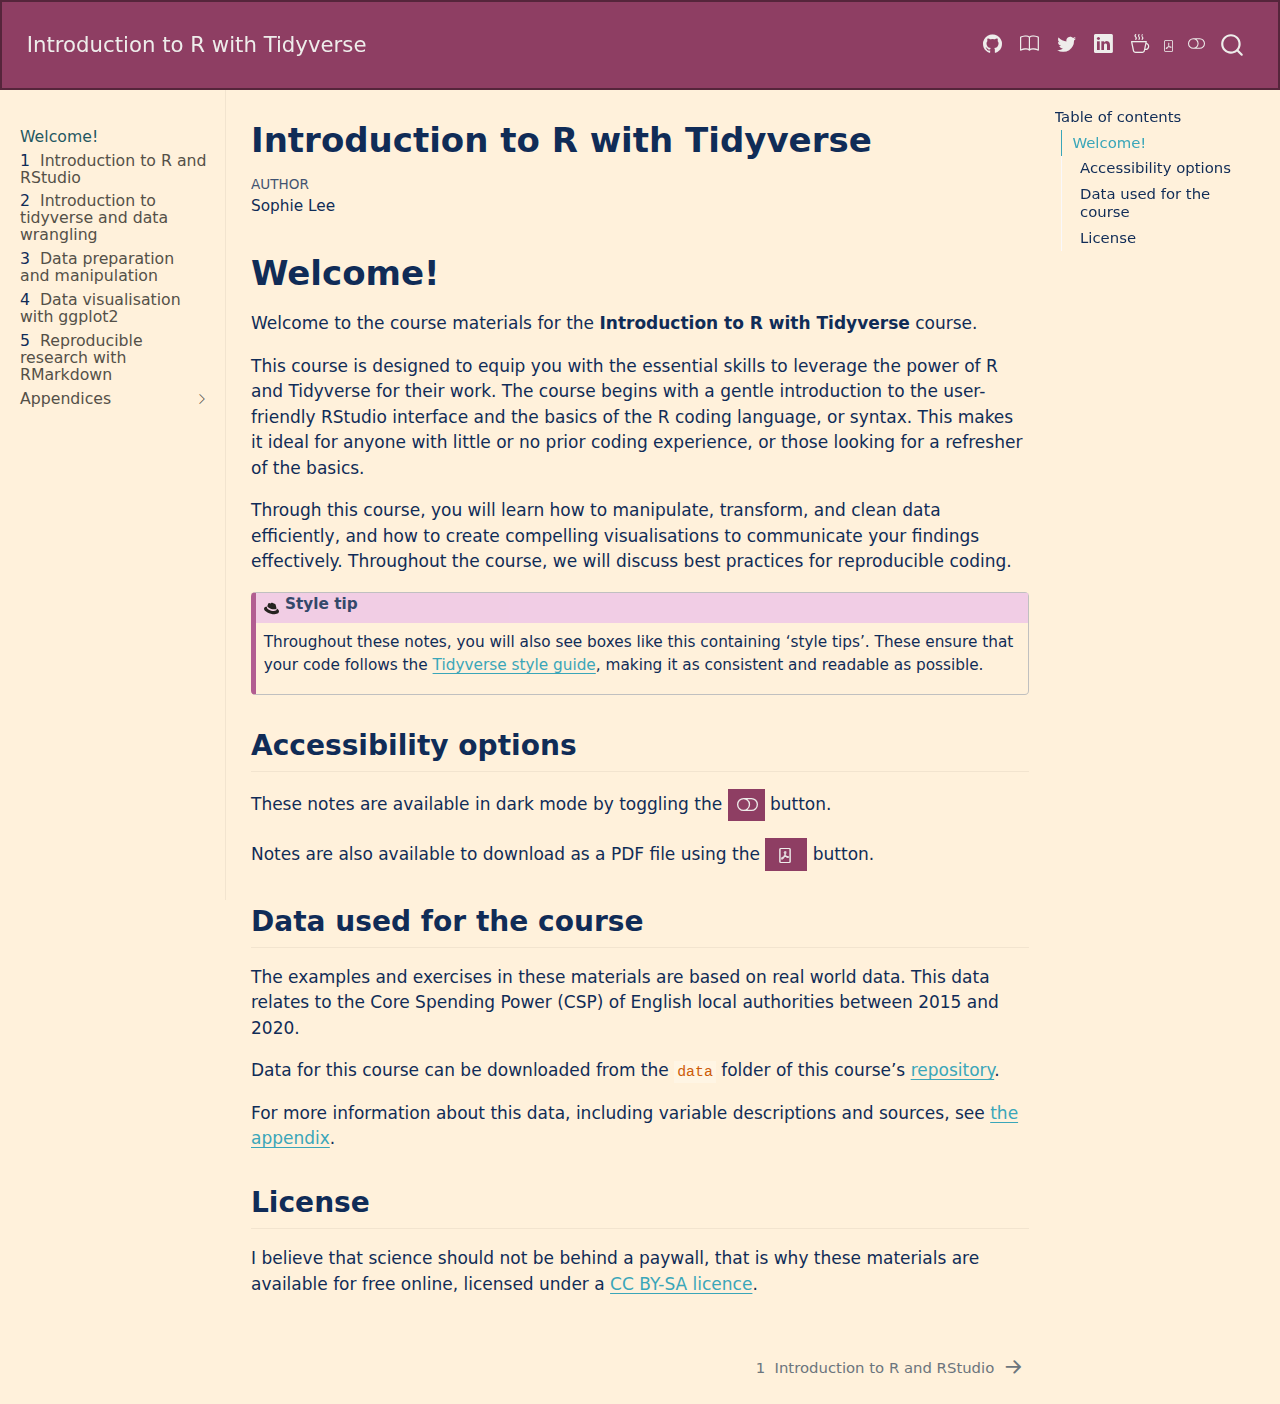
<file: docs/index.html>
<!DOCTYPE html>
<html xmlns="http://www.w3.org/1999/xhtml" lang="en" xml:lang="en"><head>

<meta charset="utf-8">
<meta name="generator" content="quarto-1.4.553">

<meta name="viewport" content="width=device-width, initial-scale=1.0, user-scalable=yes">

<meta name="author" content="Sophie Lee">

<title>Introduction to R with Tidyverse</title>
<style>
code{white-space: pre-wrap;}
span.smallcaps{font-variant: small-caps;}
div.columns{display: flex; gap: min(4vw, 1.5em);}
div.column{flex: auto; overflow-x: auto;}
div.hanging-indent{margin-left: 1.5em; text-indent: -1.5em;}
ul.task-list{list-style: none;}
ul.task-list li input[type="checkbox"] {
  width: 0.8em;
  margin: 0 0.8em 0.2em -1em; /* quarto-specific, see https://github.com/quarto-dev/quarto-cli/issues/4556 */ 
  vertical-align: middle;
}
</style>


<script src="site_libs/quarto-nav/quarto-nav.js"></script>
<script src="site_libs/quarto-nav/headroom.min.js"></script>
<script src="site_libs/clipboard/clipboard.min.js"></script>
<script src="site_libs/quarto-search/autocomplete.umd.js"></script>
<script src="site_libs/quarto-search/fuse.min.js"></script>
<script src="site_libs/quarto-search/quarto-search.js"></script>
<meta name="quarto:offset" content="./">
<link href="./session1_notes.html" rel="next">
<script src="site_libs/quarto-html/quarto.js"></script>
<script src="site_libs/quarto-html/popper.min.js"></script>
<script src="site_libs/quarto-html/tippy.umd.min.js"></script>
<script src="site_libs/quarto-html/anchor.min.js"></script>
<link href="site_libs/quarto-html/tippy.css" rel="stylesheet">
<link href="site_libs/quarto-html/quarto-syntax-highlighting.css" rel="stylesheet" class="quarto-color-scheme" id="quarto-text-highlighting-styles">
<link href="site_libs/quarto-html/quarto-syntax-highlighting-dark.css" rel="prefetch" class="quarto-color-scheme quarto-color-alternate" id="quarto-text-highlighting-styles">
<script src="site_libs/bootstrap/bootstrap.min.js"></script>
<link href="site_libs/bootstrap/bootstrap-icons.css" rel="stylesheet">
<link href="site_libs/bootstrap/bootstrap.min.css" rel="stylesheet" class="quarto-color-scheme" id="quarto-bootstrap" data-mode="light">
<link href="site_libs/bootstrap/bootstrap-dark.min.css" rel="prefetch" class="quarto-color-scheme quarto-color-alternate" id="quarto-bootstrap" data-mode="dark">
<script id="quarto-search-options" type="application/json">{
  "location": "navbar",
  "copy-button": false,
  "collapse-after": 3,
  "panel-placement": "end",
  "type": "overlay",
  "limit": 50,
  "keyboard-shortcut": [
    "f",
    "/",
    "s"
  ],
  "show-item-context": false,
  "language": {
    "search-no-results-text": "No results",
    "search-matching-documents-text": "matching documents",
    "search-copy-link-title": "Copy link to search",
    "search-hide-matches-text": "Hide additional matches",
    "search-more-match-text": "more match in this document",
    "search-more-matches-text": "more matches in this document",
    "search-clear-button-title": "Clear",
    "search-text-placeholder": "",
    "search-detached-cancel-button-title": "Cancel",
    "search-submit-button-title": "Submit",
    "search-label": "Search"
  }
}</script>


</head>

<body class="nav-sidebar docked nav-fixed">

<div id="quarto-search-results"></div>
  <header id="quarto-header" class="headroom fixed-top">
    <nav class="navbar navbar-expand-lg " data-bs-theme="dark">
      <div class="navbar-container container-fluid">
      <div class="navbar-brand-container mx-auto">
    <a class="navbar-brand" href="./index.html">
    <span class="navbar-title">Introduction to R with Tidyverse</span>
    </a>
  </div>
            <div id="quarto-search" class="" title="Search"></div>
          <button class="navbar-toggler" type="button" data-bs-toggle="collapse" data-bs-target="#navbarCollapse" aria-controls="navbarCollapse" aria-expanded="false" aria-label="Toggle navigation" onclick="if (window.quartoToggleHeadroom) { window.quartoToggleHeadroom(); }">
  <span class="navbar-toggler-icon"></span>
</button>
          <div class="collapse navbar-collapse" id="navbarCollapse">
            <ul class="navbar-nav navbar-nav-scroll ms-auto">
  <li class="nav-item compact">
    <a class="nav-link" href="https://github.com/sophie-a-lee/"> <i class="bi bi-github" role="img" aria-label="Github">
</i> 
<span class="menu-text"></span></a>
  </li>  
  <li class="nav-item compact">
    <a class="nav-link" href="https://scubed.rbind.io/"> <i class="bi bi-book" role="img" aria-label="Website">
</i> 
<span class="menu-text"></span></a>
  </li>  
  <li class="nav-item compact">
    <a class="nav-link" href="https://x.com/SophieStats10"> <i class="bi bi-twitter" role="img" aria-label="Twitter">
</i> 
<span class="menu-text"></span></a>
  </li>  
  <li class="nav-item compact">
    <a class="nav-link" href="https://www.linkedin.com/in/sophie-a-lee/"> <i class="bi bi-linkedin" role="img" aria-label="LinkedIn">
</i> 
<span class="menu-text"></span></a>
  </li>  
  <li class="nav-item compact">
    <a class="nav-link" href="https://buymeacoffee.com/sophie_a_lee"> <i class="bi bi-cup-hot" role="img" aria-label="Buy me a coffee">
</i> 
<span class="menu-text"></span></a>
  </li>  
</ul>
          </div> <!-- /navcollapse -->
          <div class="quarto-navbar-tools">
    <a href="./Introduction-to-R-with-Tidyverse.pdf" title="Download PDF" class="quarto-navigation-tool px-1" aria-label="Download PDF"><i class="bi bi-file-pdf"></i></a>
  <a href="" class="quarto-color-scheme-toggle quarto-navigation-tool  px-1" onclick="window.quartoToggleColorScheme(); return false;" title="Toggle dark mode"><i class="bi"></i></a>
</div>
      </div> <!-- /container-fluid -->
    </nav>
  <nav class="quarto-secondary-nav">
    <div class="container-fluid d-flex">
      <button type="button" class="quarto-btn-toggle btn" data-bs-toggle="collapse" data-bs-target=".quarto-sidebar-collapse-item" aria-controls="quarto-sidebar" aria-expanded="false" aria-label="Toggle sidebar navigation" onclick="if (window.quartoToggleHeadroom) { window.quartoToggleHeadroom(); }">
        <i class="bi bi-layout-text-sidebar-reverse"></i>
      </button>
        <nav class="quarto-page-breadcrumbs" aria-label="breadcrumb"><ol class="breadcrumb"><li class="breadcrumb-item"><a href="./index.html">Welcome!</a></li></ol></nav>
        <a class="flex-grow-1" role="button" data-bs-toggle="collapse" data-bs-target=".quarto-sidebar-collapse-item" aria-controls="quarto-sidebar" aria-expanded="false" aria-label="Toggle sidebar navigation" onclick="if (window.quartoToggleHeadroom) { window.quartoToggleHeadroom(); }">      
        </a>
    </div>
  </nav>
</header>
<!-- content -->
<div id="quarto-content" class="quarto-container page-columns page-rows-contents page-layout-article page-navbar">
<!-- sidebar -->
  <nav id="quarto-sidebar" class="sidebar collapse collapse-horizontal quarto-sidebar-collapse-item sidebar-navigation docked overflow-auto">
    <div class="sidebar-menu-container"> 
    <ul class="list-unstyled mt-1">
        <li class="sidebar-item">
  <div class="sidebar-item-container"> 
  <a href="./index.html" class="sidebar-item-text sidebar-link active">
 <span class="menu-text">Welcome!</span></a>
  </div>
</li>
        <li class="sidebar-item">
  <div class="sidebar-item-container"> 
  <a href="./session1_notes.html" class="sidebar-item-text sidebar-link">
 <span class="menu-text"><span class="chapter-number">1</span>&nbsp; <span class="chapter-title">Introduction to R and RStudio</span></span></a>
  </div>
</li>
        <li class="sidebar-item">
  <div class="sidebar-item-container"> 
  <a href="./session2_notes.html" class="sidebar-item-text sidebar-link">
 <span class="menu-text"><span class="chapter-number">2</span>&nbsp; <span class="chapter-title">Introduction to tidyverse and data wrangling</span></span></a>
  </div>
</li>
        <li class="sidebar-item">
  <div class="sidebar-item-container"> 
  <a href="./session3_notes.html" class="sidebar-item-text sidebar-link">
 <span class="menu-text"><span class="chapter-number">3</span>&nbsp; <span class="chapter-title">Data preparation and manipulation</span></span></a>
  </div>
</li>
        <li class="sidebar-item">
  <div class="sidebar-item-container"> 
  <a href="./session4_notes.html" class="sidebar-item-text sidebar-link">
 <span class="menu-text"><span class="chapter-number">4</span>&nbsp; <span class="chapter-title">Data visualisation with ggplot2</span></span></a>
  </div>
</li>
        <li class="sidebar-item">
  <div class="sidebar-item-container"> 
  <a href="./session5_notes.html" class="sidebar-item-text sidebar-link">
 <span class="menu-text"><span class="chapter-number">5</span>&nbsp; <span class="chapter-title">Reproducible research with RMarkdown</span></span></a>
  </div>
</li>
        <li class="sidebar-item sidebar-item-section">
      <div class="sidebar-item-container"> 
            <a class="sidebar-item-text sidebar-link text-start collapsed" data-bs-toggle="collapse" data-bs-target="#quarto-sidebar-section-1" aria-expanded="false">
 <span class="menu-text">Appendices</span></a>
          <a class="sidebar-item-toggle text-start collapsed" data-bs-toggle="collapse" data-bs-target="#quarto-sidebar-section-1" aria-expanded="false" aria-label="Toggle section">
            <i class="bi bi-chevron-right ms-2"></i>
          </a> 
      </div>
      <ul id="quarto-sidebar-section-1" class="collapse list-unstyled sidebar-section depth1 ">  
          <li class="sidebar-item">
  <div class="sidebar-item-container"> 
  <a href="./data_description.html" class="sidebar-item-text sidebar-link">
 <span class="menu-text">Data description</span></a>
  </div>
</li>
          <li class="sidebar-item">
  <div class="sidebar-item-container"> 
  <a href="./exercise_solutions.html" class="sidebar-item-text sidebar-link">
 <span class="menu-text">Exercise solutions</span></a>
  </div>
</li>
      </ul>
  </li>
    </ul>
    </div>
</nav>
<div id="quarto-sidebar-glass" class="quarto-sidebar-collapse-item" data-bs-toggle="collapse" data-bs-target=".quarto-sidebar-collapse-item"></div>
<!-- margin-sidebar -->
    <div id="quarto-margin-sidebar" class="sidebar margin-sidebar">
        <nav id="TOC" role="doc-toc" class="toc-active">
    <h2 id="toc-title">Table of contents</h2>
   
  <ul>
  <li><a href="#welcome" id="toc-welcome" class="nav-link active" data-scroll-target="#welcome">Welcome!</a>
  <ul class="collapse">
  <li><a href="#accessibility-options" id="toc-accessibility-options" class="nav-link" data-scroll-target="#accessibility-options">Accessibility options</a></li>
  <li><a href="#data-used-for-the-course" id="toc-data-used-for-the-course" class="nav-link" data-scroll-target="#data-used-for-the-course">Data used for the course</a></li>
  <li><a href="#license" id="toc-license" class="nav-link" data-scroll-target="#license">License</a></li>
  </ul></li>
  </ul>
</nav>
    </div>
<!-- main -->
<main class="content" id="quarto-document-content">

<header id="title-block-header" class="quarto-title-block default">
<div class="quarto-title">
<h1 class="title">Introduction to R with Tidyverse</h1>
</div>



<div class="quarto-title-meta">

    <div>
    <div class="quarto-title-meta-heading">Author</div>
    <div class="quarto-title-meta-contents">
             <p>Sophie Lee </p>
          </div>
  </div>
    
  
    
  </div>
  


</header>


<section id="welcome" class="level1 unnumbered">
<h1 class="unnumbered">Welcome!</h1>
<p>Welcome to the course materials for the <strong>Introduction to R with Tidyverse</strong> course.</p>
<p>This course is designed to equip you with the essential skills to leverage the power of R and Tidyverse for their work. The course begins with a gentle introduction to the user-friendly RStudio interface and the basics of the R coding language, or syntax. This makes it ideal for anyone with little or no prior coding experience, or those looking for a refresher of the basics.</p>
<p>Through this course, you will learn how to manipulate, transform, and clean data efficiently, and how to create compelling visualisations to communicate your findings effectively. Throughout the course, we will discuss best practices for reproducible coding.</p>
<div class="stylebox">
<div class="stylebox-header">
<div class="stylebox-icon">

</div>
<p>Style tip</p>
</div>
<div class="stylebox-body">
<p>Throughout these notes, you will also see boxes like this containing ‘style tips’. These ensure that your code follows the <a href="https://style.tidyverse.org/">Tidyverse style guide</a>, making it as consistent and readable as possible.</p>
</div>
</div>
<section id="accessibility-options" class="level2">
<h2 class="anchored" data-anchor-id="accessibility-options">Accessibility options</h2>
<p>These notes are available in dark mode by toggling the <img src="images/dark_mode.png" class="img-fluid"> button.</p>
<p>Notes are also available to download as a PDF file using the <img src="images/pdf.png" class="img-fluid"> button.</p>
</section>
<section id="data-used-for-the-course" class="level2">
<h2 class="anchored" data-anchor-id="data-used-for-the-course">Data used for the course</h2>
<p>The examples and exercises in these materials are based on real world data. This data relates to the Core Spending Power (CSP) of English local authorities between 2015 and 2020.</p>
<p>Data for this course can be downloaded from the <code>data</code> folder of this course’s <a href="https://github.com/sophie-a-lee/Introduction_R_Tidyverse_course">repository</a>.</p>
<p>For more information about this data, including variable descriptions and sources, see <a href="./data_description.html">the appendix</a>.</p>
</section>
<section id="license" class="level2">
<h2 class="anchored" data-anchor-id="license">License</h2>
<p>I believe that science should not be behind a paywall, that is why these materials are available for free online, licensed under a <a href="https://creativecommons.org/licenses/by-sa/4.0/">CC BY-SA licence</a>.</p>


</section>
</section>

</main> <!-- /main -->
<script id="quarto-html-after-body" type="application/javascript">
window.document.addEventListener("DOMContentLoaded", function (event) {
  const toggleBodyColorMode = (bsSheetEl) => {
    const mode = bsSheetEl.getAttribute("data-mode");
    const bodyEl = window.document.querySelector("body");
    if (mode === "dark") {
      bodyEl.classList.add("quarto-dark");
      bodyEl.classList.remove("quarto-light");
    } else {
      bodyEl.classList.add("quarto-light");
      bodyEl.classList.remove("quarto-dark");
    }
  }
  const toggleBodyColorPrimary = () => {
    const bsSheetEl = window.document.querySelector("link#quarto-bootstrap");
    if (bsSheetEl) {
      toggleBodyColorMode(bsSheetEl);
    }
  }
  toggleBodyColorPrimary();  
  const disableStylesheet = (stylesheets) => {
    for (let i=0; i < stylesheets.length; i++) {
      const stylesheet = stylesheets[i];
      stylesheet.rel = 'prefetch';
    }
  }
  const enableStylesheet = (stylesheets) => {
    for (let i=0; i < stylesheets.length; i++) {
      const stylesheet = stylesheets[i];
      stylesheet.rel = 'stylesheet';
    }
  }
  const manageTransitions = (selector, allowTransitions) => {
    const els = window.document.querySelectorAll(selector);
    for (let i=0; i < els.length; i++) {
      const el = els[i];
      if (allowTransitions) {
        el.classList.remove('notransition');
      } else {
        el.classList.add('notransition');
      }
    }
  }
  const toggleGiscusIfUsed = (isAlternate, darkModeDefault) => {
    const baseTheme = document.querySelector('#giscus-base-theme')?.value ?? 'light';
    const alternateTheme = document.querySelector('#giscus-alt-theme')?.value ?? 'dark';
    let newTheme = '';
    if(darkModeDefault) {
      newTheme = isAlternate ? baseTheme : alternateTheme;
    } else {
      newTheme = isAlternate ? alternateTheme : baseTheme;
    }
    const changeGiscusTheme = () => {
      // From: https://github.com/giscus/giscus/issues/336
      const sendMessage = (message) => {
        const iframe = document.querySelector('iframe.giscus-frame');
        if (!iframe) return;
        iframe.contentWindow.postMessage({ giscus: message }, 'https://giscus.app');
      }
      sendMessage({
        setConfig: {
          theme: newTheme
        }
      });
    }
    const isGiscussLoaded = window.document.querySelector('iframe.giscus-frame') !== null;
    if (isGiscussLoaded) {
      changeGiscusTheme();
    }
  }
  const toggleColorMode = (alternate) => {
    // Switch the stylesheets
    const alternateStylesheets = window.document.querySelectorAll('link.quarto-color-scheme.quarto-color-alternate');
    manageTransitions('#quarto-margin-sidebar .nav-link', false);
    if (alternate) {
      enableStylesheet(alternateStylesheets);
      for (const sheetNode of alternateStylesheets) {
        if (sheetNode.id === "quarto-bootstrap") {
          toggleBodyColorMode(sheetNode);
        }
      }
    } else {
      disableStylesheet(alternateStylesheets);
      toggleBodyColorPrimary();
    }
    manageTransitions('#quarto-margin-sidebar .nav-link', true);
    // Switch the toggles
    const toggles = window.document.querySelectorAll('.quarto-color-scheme-toggle');
    for (let i=0; i < toggles.length; i++) {
      const toggle = toggles[i];
      if (toggle) {
        if (alternate) {
          toggle.classList.add("alternate");     
        } else {
          toggle.classList.remove("alternate");
        }
      }
    }
    // Hack to workaround the fact that safari doesn't
    // properly recolor the scrollbar when toggling (#1455)
    if (navigator.userAgent.indexOf('Safari') > 0 && navigator.userAgent.indexOf('Chrome') == -1) {
      manageTransitions("body", false);
      window.scrollTo(0, 1);
      setTimeout(() => {
        window.scrollTo(0, 0);
        manageTransitions("body", true);
      }, 40);  
    }
  }
  const isFileUrl = () => { 
    return window.location.protocol === 'file:';
  }
  const hasAlternateSentinel = () => {  
    let styleSentinel = getColorSchemeSentinel();
    if (styleSentinel !== null) {
      return styleSentinel === "alternate";
    } else {
      return false;
    }
  }
  const setStyleSentinel = (alternate) => {
    const value = alternate ? "alternate" : "default";
    if (!isFileUrl()) {
      window.localStorage.setItem("quarto-color-scheme", value);
    } else {
      localAlternateSentinel = value;
    }
  }
  const getColorSchemeSentinel = () => {
    if (!isFileUrl()) {
      const storageValue = window.localStorage.getItem("quarto-color-scheme");
      return storageValue != null ? storageValue : localAlternateSentinel;
    } else {
      return localAlternateSentinel;
    }
  }
  const darkModeDefault = false;
  let localAlternateSentinel = darkModeDefault ? 'alternate' : 'default';
  // Dark / light mode switch
  window.quartoToggleColorScheme = () => {
    // Read the current dark / light value 
    let toAlternate = !hasAlternateSentinel();
    toggleColorMode(toAlternate);
    setStyleSentinel(toAlternate);
    toggleGiscusIfUsed(toAlternate, darkModeDefault);
  };
  // Ensure there is a toggle, if there isn't float one in the top right
  if (window.document.querySelector('.quarto-color-scheme-toggle') === null) {
    const a = window.document.createElement('a');
    a.classList.add('top-right');
    a.classList.add('quarto-color-scheme-toggle');
    a.href = "";
    a.onclick = function() { try { window.quartoToggleColorScheme(); } catch {} return false; };
    const i = window.document.createElement("i");
    i.classList.add('bi');
    a.appendChild(i);
    window.document.body.appendChild(a);
  }
  // Switch to dark mode if need be
  if (hasAlternateSentinel()) {
    toggleColorMode(true);
  } else {
    toggleColorMode(false);
  }
  const icon = "";
  const anchorJS = new window.AnchorJS();
  anchorJS.options = {
    placement: 'right',
    icon: icon
  };
  anchorJS.add('.anchored');
  const isCodeAnnotation = (el) => {
    for (const clz of el.classList) {
      if (clz.startsWith('code-annotation-')) {                     
        return true;
      }
    }
    return false;
  }
  const clipboard = new window.ClipboardJS('.code-copy-button', {
    text: function(trigger) {
      const codeEl = trigger.previousElementSibling.cloneNode(true);
      for (const childEl of codeEl.children) {
        if (isCodeAnnotation(childEl)) {
          childEl.remove();
        }
      }
      return codeEl.innerText;
    }
  });
  clipboard.on('success', function(e) {
    // button target
    const button = e.trigger;
    // don't keep focus
    button.blur();
    // flash "checked"
    button.classList.add('code-copy-button-checked');
    var currentTitle = button.getAttribute("title");
    button.setAttribute("title", "Copied!");
    let tooltip;
    if (window.bootstrap) {
      button.setAttribute("data-bs-toggle", "tooltip");
      button.setAttribute("data-bs-placement", "left");
      button.setAttribute("data-bs-title", "Copied!");
      tooltip = new bootstrap.Tooltip(button, 
        { trigger: "manual", 
          customClass: "code-copy-button-tooltip",
          offset: [0, -8]});
      tooltip.show();    
    }
    setTimeout(function() {
      if (tooltip) {
        tooltip.hide();
        button.removeAttribute("data-bs-title");
        button.removeAttribute("data-bs-toggle");
        button.removeAttribute("data-bs-placement");
      }
      button.setAttribute("title", currentTitle);
      button.classList.remove('code-copy-button-checked');
    }, 1000);
    // clear code selection
    e.clearSelection();
  });
    var localhostRegex = new RegExp(/^(?:http|https):\/\/localhost\:?[0-9]*\//);
    var mailtoRegex = new RegExp(/^mailto:/);
      var filterRegex = new RegExp('/' + window.location.host + '/');
    var isInternal = (href) => {
        return filterRegex.test(href) || localhostRegex.test(href) || mailtoRegex.test(href);
    }
    // Inspect non-navigation links and adorn them if external
 	var links = window.document.querySelectorAll('a[href]:not(.nav-link):not(.navbar-brand):not(.toc-action):not(.sidebar-link):not(.sidebar-item-toggle):not(.pagination-link):not(.no-external):not([aria-hidden]):not(.dropdown-item):not(.quarto-navigation-tool)');
    for (var i=0; i<links.length; i++) {
      const link = links[i];
      if (!isInternal(link.href)) {
        // undo the damage that might have been done by quarto-nav.js in the case of
        // links that we want to consider external
        if (link.dataset.originalHref !== undefined) {
          link.href = link.dataset.originalHref;
        }
      }
    }
  function tippyHover(el, contentFn, onTriggerFn, onUntriggerFn) {
    const config = {
      allowHTML: true,
      maxWidth: 500,
      delay: 100,
      arrow: false,
      appendTo: function(el) {
          return el.parentElement;
      },
      interactive: true,
      interactiveBorder: 10,
      theme: 'quarto',
      placement: 'bottom-start',
    };
    if (contentFn) {
      config.content = contentFn;
    }
    if (onTriggerFn) {
      config.onTrigger = onTriggerFn;
    }
    if (onUntriggerFn) {
      config.onUntrigger = onUntriggerFn;
    }
    window.tippy(el, config); 
  }
  const noterefs = window.document.querySelectorAll('a[role="doc-noteref"]');
  for (var i=0; i<noterefs.length; i++) {
    const ref = noterefs[i];
    tippyHover(ref, function() {
      // use id or data attribute instead here
      let href = ref.getAttribute('data-footnote-href') || ref.getAttribute('href');
      try { href = new URL(href).hash; } catch {}
      const id = href.replace(/^#\/?/, "");
      const note = window.document.getElementById(id);
      if (note) {
        return note.innerHTML;
      } else {
        return "";
      }
    });
  }
  const xrefs = window.document.querySelectorAll('a.quarto-xref');
  const processXRef = (id, note) => {
    // Strip column container classes
    const stripColumnClz = (el) => {
      el.classList.remove("page-full", "page-columns");
      if (el.children) {
        for (const child of el.children) {
          stripColumnClz(child);
        }
      }
    }
    stripColumnClz(note)
    if (id === null || id.startsWith('sec-')) {
      // Special case sections, only their first couple elements
      const container = document.createElement("div");
      if (note.children && note.children.length > 2) {
        container.appendChild(note.children[0].cloneNode(true));
        for (let i = 1; i < note.children.length; i++) {
          const child = note.children[i];
          if (child.tagName === "P" && child.innerText === "") {
            continue;
          } else {
            container.appendChild(child.cloneNode(true));
            break;
          }
        }
        if (window.Quarto?.typesetMath) {
          window.Quarto.typesetMath(container);
        }
        return container.innerHTML
      } else {
        if (window.Quarto?.typesetMath) {
          window.Quarto.typesetMath(note);
        }
        return note.innerHTML;
      }
    } else {
      // Remove any anchor links if they are present
      const anchorLink = note.querySelector('a.anchorjs-link');
      if (anchorLink) {
        anchorLink.remove();
      }
      if (window.Quarto?.typesetMath) {
        window.Quarto.typesetMath(note);
      }
      // TODO in 1.5, we should make sure this works without a callout special case
      if (note.classList.contains("callout")) {
        return note.outerHTML;
      } else {
        return note.innerHTML;
      }
    }
  }
  for (var i=0; i<xrefs.length; i++) {
    const xref = xrefs[i];
    tippyHover(xref, undefined, function(instance) {
      instance.disable();
      let url = xref.getAttribute('href');
      let hash = undefined; 
      if (url.startsWith('#')) {
        hash = url;
      } else {
        try { hash = new URL(url).hash; } catch {}
      }
      if (hash) {
        const id = hash.replace(/^#\/?/, "");
        const note = window.document.getElementById(id);
        if (note !== null) {
          try {
            const html = processXRef(id, note.cloneNode(true));
            instance.setContent(html);
          } finally {
            instance.enable();
            instance.show();
          }
        } else {
          // See if we can fetch this
          fetch(url.split('#')[0])
          .then(res => res.text())
          .then(html => {
            const parser = new DOMParser();
            const htmlDoc = parser.parseFromString(html, "text/html");
            const note = htmlDoc.getElementById(id);
            if (note !== null) {
              const html = processXRef(id, note);
              instance.setContent(html);
            } 
          }).finally(() => {
            instance.enable();
            instance.show();
          });
        }
      } else {
        // See if we can fetch a full url (with no hash to target)
        // This is a special case and we should probably do some content thinning / targeting
        fetch(url)
        .then(res => res.text())
        .then(html => {
          const parser = new DOMParser();
          const htmlDoc = parser.parseFromString(html, "text/html");
          const note = htmlDoc.querySelector('main.content');
          if (note !== null) {
            // This should only happen for chapter cross references
            // (since there is no id in the URL)
            // remove the first header
            if (note.children.length > 0 && note.children[0].tagName === "HEADER") {
              note.children[0].remove();
            }
            const html = processXRef(null, note);
            instance.setContent(html);
          } 
        }).finally(() => {
          instance.enable();
          instance.show();
        });
      }
    }, function(instance) {
    });
  }
      let selectedAnnoteEl;
      const selectorForAnnotation = ( cell, annotation) => {
        let cellAttr = 'data-code-cell="' + cell + '"';
        let lineAttr = 'data-code-annotation="' +  annotation + '"';
        const selector = 'span[' + cellAttr + '][' + lineAttr + ']';
        return selector;
      }
      const selectCodeLines = (annoteEl) => {
        const doc = window.document;
        const targetCell = annoteEl.getAttribute("data-target-cell");
        const targetAnnotation = annoteEl.getAttribute("data-target-annotation");
        const annoteSpan = window.document.querySelector(selectorForAnnotation(targetCell, targetAnnotation));
        const lines = annoteSpan.getAttribute("data-code-lines").split(",");
        const lineIds = lines.map((line) => {
          return targetCell + "-" + line;
        })
        let top = null;
        let height = null;
        let parent = null;
        if (lineIds.length > 0) {
            //compute the position of the single el (top and bottom and make a div)
            const el = window.document.getElementById(lineIds[0]);
            top = el.offsetTop;
            height = el.offsetHeight;
            parent = el.parentElement.parentElement;
          if (lineIds.length > 1) {
            const lastEl = window.document.getElementById(lineIds[lineIds.length - 1]);
            const bottom = lastEl.offsetTop + lastEl.offsetHeight;
            height = bottom - top;
          }
          if (top !== null && height !== null && parent !== null) {
            // cook up a div (if necessary) and position it 
            let div = window.document.getElementById("code-annotation-line-highlight");
            if (div === null) {
              div = window.document.createElement("div");
              div.setAttribute("id", "code-annotation-line-highlight");
              div.style.position = 'absolute';
              parent.appendChild(div);
            }
            div.style.top = top - 2 + "px";
            div.style.height = height + 4 + "px";
            div.style.left = 0;
            let gutterDiv = window.document.getElementById("code-annotation-line-highlight-gutter");
            if (gutterDiv === null) {
              gutterDiv = window.document.createElement("div");
              gutterDiv.setAttribute("id", "code-annotation-line-highlight-gutter");
              gutterDiv.style.position = 'absolute';
              const codeCell = window.document.getElementById(targetCell);
              const gutter = codeCell.querySelector('.code-annotation-gutter');
              gutter.appendChild(gutterDiv);
            }
            gutterDiv.style.top = top - 2 + "px";
            gutterDiv.style.height = height + 4 + "px";
          }
          selectedAnnoteEl = annoteEl;
        }
      };
      const unselectCodeLines = () => {
        const elementsIds = ["code-annotation-line-highlight", "code-annotation-line-highlight-gutter"];
        elementsIds.forEach((elId) => {
          const div = window.document.getElementById(elId);
          if (div) {
            div.remove();
          }
        });
        selectedAnnoteEl = undefined;
      };
        // Handle positioning of the toggle
    window.addEventListener(
      "resize",
      throttle(() => {
        elRect = undefined;
        if (selectedAnnoteEl) {
          selectCodeLines(selectedAnnoteEl);
        }
      }, 10)
    );
    function throttle(fn, ms) {
    let throttle = false;
    let timer;
      return (...args) => {
        if(!throttle) { // first call gets through
            fn.apply(this, args);
            throttle = true;
        } else { // all the others get throttled
            if(timer) clearTimeout(timer); // cancel #2
            timer = setTimeout(() => {
              fn.apply(this, args);
              timer = throttle = false;
            }, ms);
        }
      };
    }
      // Attach click handler to the DT
      const annoteDls = window.document.querySelectorAll('dt[data-target-cell]');
      for (const annoteDlNode of annoteDls) {
        annoteDlNode.addEventListener('click', (event) => {
          const clickedEl = event.target;
          if (clickedEl !== selectedAnnoteEl) {
            unselectCodeLines();
            const activeEl = window.document.querySelector('dt[data-target-cell].code-annotation-active');
            if (activeEl) {
              activeEl.classList.remove('code-annotation-active');
            }
            selectCodeLines(clickedEl);
            clickedEl.classList.add('code-annotation-active');
          } else {
            // Unselect the line
            unselectCodeLines();
            clickedEl.classList.remove('code-annotation-active');
          }
        });
      }
  const findCites = (el) => {
    const parentEl = el.parentElement;
    if (parentEl) {
      const cites = parentEl.dataset.cites;
      if (cites) {
        return {
          el,
          cites: cites.split(' ')
        };
      } else {
        return findCites(el.parentElement)
      }
    } else {
      return undefined;
    }
  };
  var bibliorefs = window.document.querySelectorAll('a[role="doc-biblioref"]');
  for (var i=0; i<bibliorefs.length; i++) {
    const ref = bibliorefs[i];
    const citeInfo = findCites(ref);
    if (citeInfo) {
      tippyHover(citeInfo.el, function() {
        var popup = window.document.createElement('div');
        citeInfo.cites.forEach(function(cite) {
          var citeDiv = window.document.createElement('div');
          citeDiv.classList.add('hanging-indent');
          citeDiv.classList.add('csl-entry');
          var biblioDiv = window.document.getElementById('ref-' + cite);
          if (biblioDiv) {
            citeDiv.innerHTML = biblioDiv.innerHTML;
          }
          popup.appendChild(citeDiv);
        });
        return popup.innerHTML;
      });
    }
  }
});
</script>
<nav class="page-navigation">
  <div class="nav-page nav-page-previous">
  </div>
  <div class="nav-page nav-page-next">
      <a href="./session1_notes.html" class="pagination-link" aria-label="Introduction to R and RStudio">
        <span class="nav-page-text"><span class="chapter-number">1</span>&nbsp; <span class="chapter-title">Introduction to R and RStudio</span></span> <i class="bi bi-arrow-right-short"></i>
      </a>
  </div>
</nav>
</div> <!-- /content -->




</body></html>
</file>
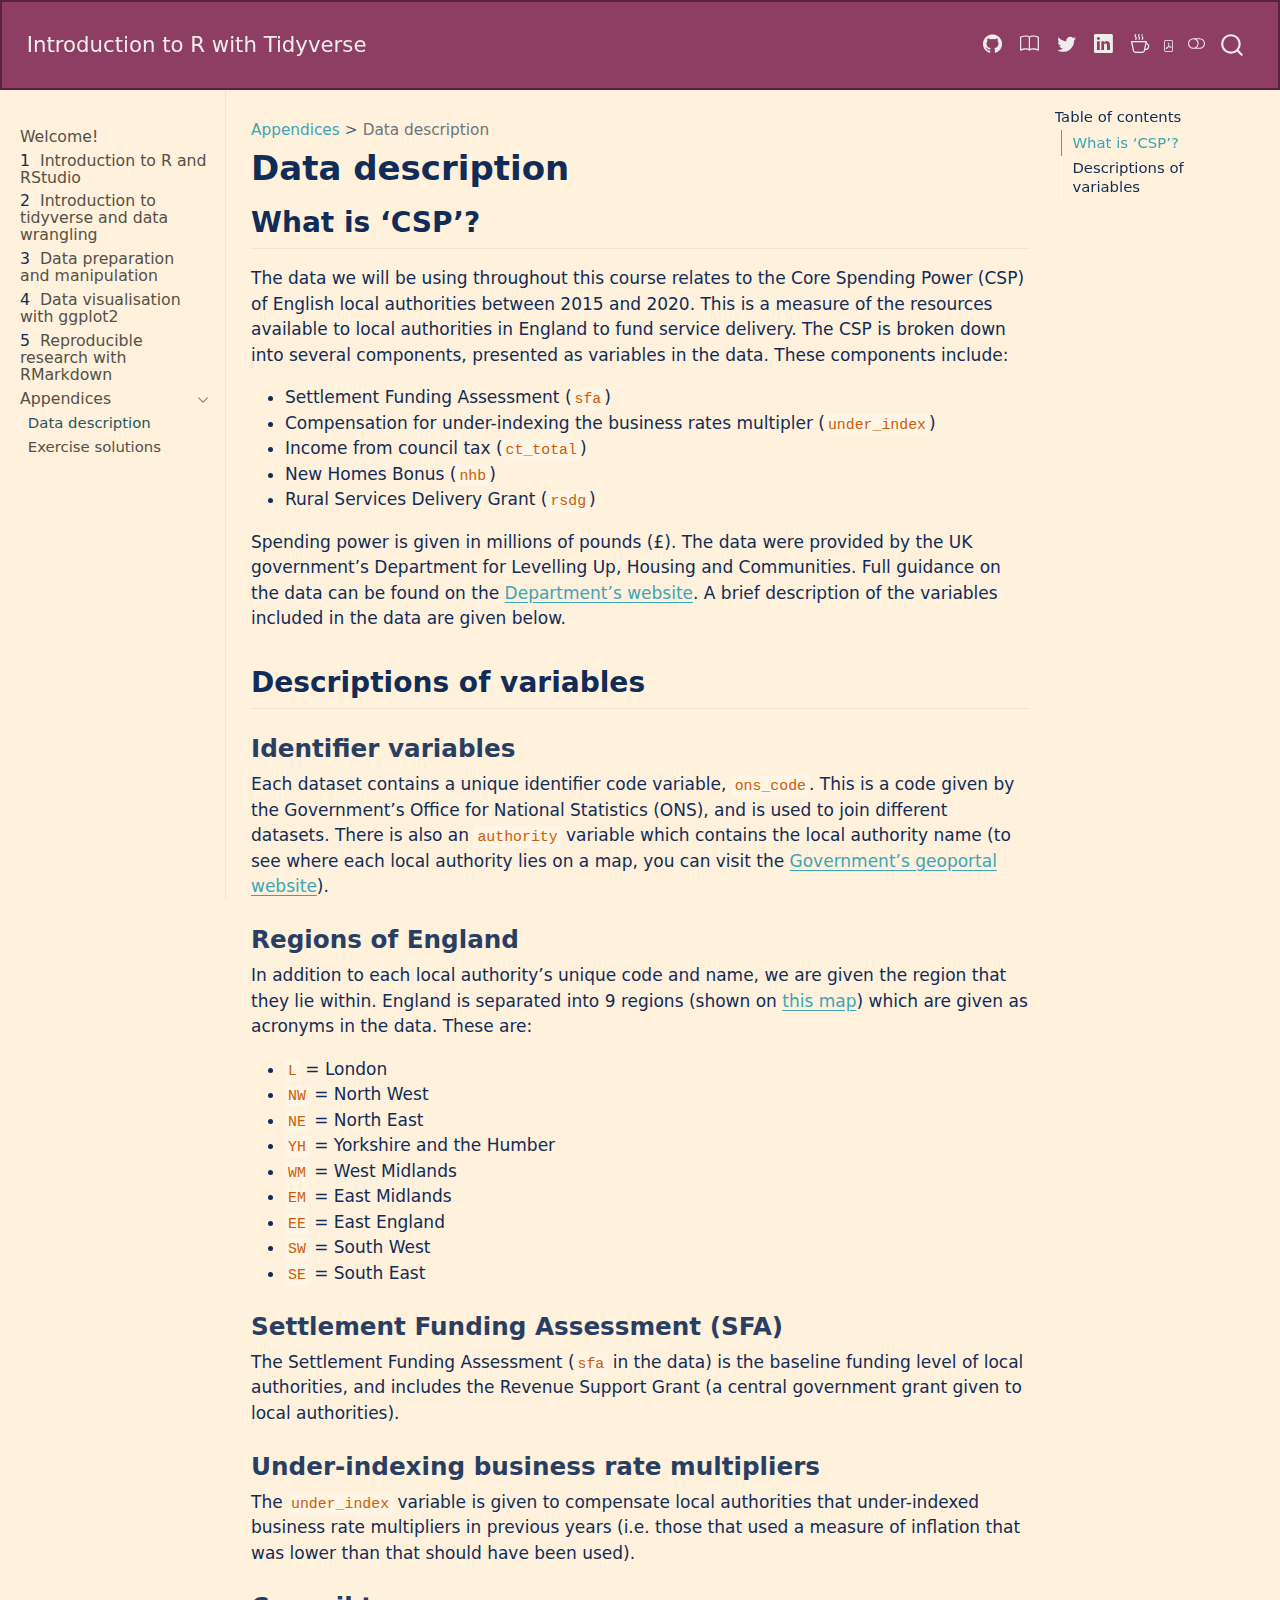
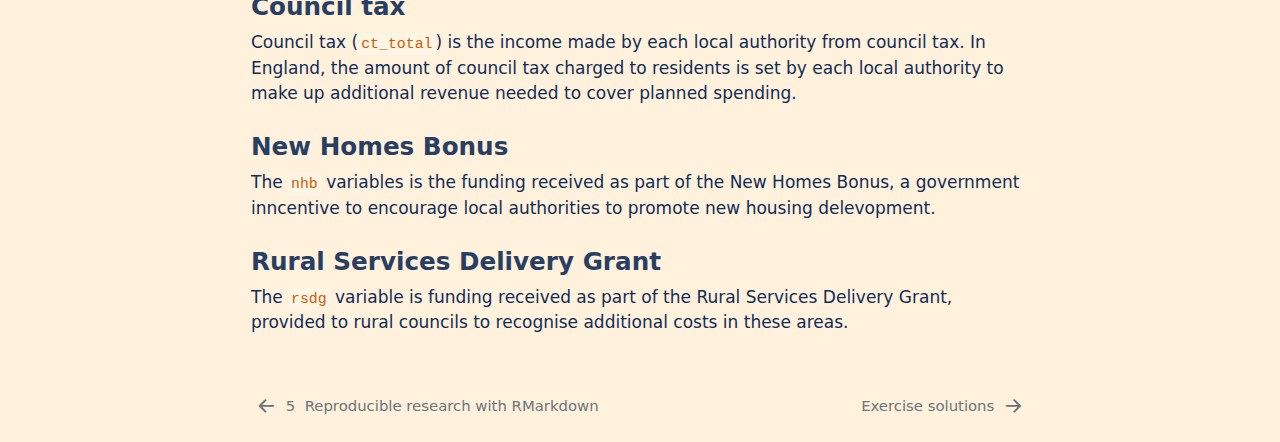
<file: docs/data_description.html>
<!DOCTYPE html>
<html xmlns="http://www.w3.org/1999/xhtml" lang="en" xml:lang="en"><head>

<meta charset="utf-8">
<meta name="generator" content="quarto-1.4.553">

<meta name="viewport" content="width=device-width, initial-scale=1.0, user-scalable=yes">


<title>Introduction to R with Tidyverse - Data description</title>
<style>
code{white-space: pre-wrap;}
span.smallcaps{font-variant: small-caps;}
div.columns{display: flex; gap: min(4vw, 1.5em);}
div.column{flex: auto; overflow-x: auto;}
div.hanging-indent{margin-left: 1.5em; text-indent: -1.5em;}
ul.task-list{list-style: none;}
ul.task-list li input[type="checkbox"] {
  width: 0.8em;
  margin: 0 0.8em 0.2em -1em; /* quarto-specific, see https://github.com/quarto-dev/quarto-cli/issues/4556 */ 
  vertical-align: middle;
}
</style>


<script src="site_libs/quarto-nav/quarto-nav.js"></script>
<script src="site_libs/quarto-nav/headroom.min.js"></script>
<script src="site_libs/clipboard/clipboard.min.js"></script>
<script src="site_libs/quarto-search/autocomplete.umd.js"></script>
<script src="site_libs/quarto-search/fuse.min.js"></script>
<script src="site_libs/quarto-search/quarto-search.js"></script>
<meta name="quarto:offset" content="./">
<link href="./exercise_solutions.html" rel="next">
<link href="./session5_notes.html" rel="prev">
<script src="site_libs/quarto-html/quarto.js"></script>
<script src="site_libs/quarto-html/popper.min.js"></script>
<script src="site_libs/quarto-html/tippy.umd.min.js"></script>
<script src="site_libs/quarto-html/anchor.min.js"></script>
<link href="site_libs/quarto-html/tippy.css" rel="stylesheet">
<link href="site_libs/quarto-html/quarto-syntax-highlighting.css" rel="stylesheet" class="quarto-color-scheme" id="quarto-text-highlighting-styles">
<link href="site_libs/quarto-html/quarto-syntax-highlighting-dark.css" rel="prefetch" class="quarto-color-scheme quarto-color-alternate" id="quarto-text-highlighting-styles">
<script src="site_libs/bootstrap/bootstrap.min.js"></script>
<link href="site_libs/bootstrap/bootstrap-icons.css" rel="stylesheet">
<link href="site_libs/bootstrap/bootstrap.min.css" rel="stylesheet" class="quarto-color-scheme" id="quarto-bootstrap" data-mode="light">
<link href="site_libs/bootstrap/bootstrap-dark.min.css" rel="prefetch" class="quarto-color-scheme quarto-color-alternate" id="quarto-bootstrap" data-mode="dark">
<script id="quarto-search-options" type="application/json">{
  "location": "navbar",
  "copy-button": false,
  "collapse-after": 3,
  "panel-placement": "end",
  "type": "overlay",
  "limit": 50,
  "keyboard-shortcut": [
    "f",
    "/",
    "s"
  ],
  "show-item-context": false,
  "language": {
    "search-no-results-text": "No results",
    "search-matching-documents-text": "matching documents",
    "search-copy-link-title": "Copy link to search",
    "search-hide-matches-text": "Hide additional matches",
    "search-more-match-text": "more match in this document",
    "search-more-matches-text": "more matches in this document",
    "search-clear-button-title": "Clear",
    "search-text-placeholder": "",
    "search-detached-cancel-button-title": "Cancel",
    "search-submit-button-title": "Submit",
    "search-label": "Search"
  }
}</script>


</head>

<body class="nav-sidebar docked nav-fixed">

<div id="quarto-search-results"></div>
  <header id="quarto-header" class="headroom fixed-top">
    <nav class="navbar navbar-expand-lg " data-bs-theme="dark">
      <div class="navbar-container container-fluid">
      <div class="navbar-brand-container mx-auto">
    <a class="navbar-brand" href="./index.html">
    <span class="navbar-title">Introduction to R with Tidyverse</span>
    </a>
  </div>
            <div id="quarto-search" class="" title="Search"></div>
          <button class="navbar-toggler" type="button" data-bs-toggle="collapse" data-bs-target="#navbarCollapse" aria-controls="navbarCollapse" aria-expanded="false" aria-label="Toggle navigation" onclick="if (window.quartoToggleHeadroom) { window.quartoToggleHeadroom(); }">
  <span class="navbar-toggler-icon"></span>
</button>
          <div class="collapse navbar-collapse" id="navbarCollapse">
            <ul class="navbar-nav navbar-nav-scroll ms-auto">
  <li class="nav-item compact">
    <a class="nav-link" href="https://github.com/sophie-a-lee/"> <i class="bi bi-github" role="img" aria-label="Github">
</i> 
<span class="menu-text"></span></a>
  </li>  
  <li class="nav-item compact">
    <a class="nav-link" href="https://scubed.rbind.io/"> <i class="bi bi-book" role="img" aria-label="Website">
</i> 
<span class="menu-text"></span></a>
  </li>  
  <li class="nav-item compact">
    <a class="nav-link" href="https://x.com/SophieStats10"> <i class="bi bi-twitter" role="img" aria-label="Twitter">
</i> 
<span class="menu-text"></span></a>
  </li>  
  <li class="nav-item compact">
    <a class="nav-link" href="https://www.linkedin.com/in/sophie-a-lee/"> <i class="bi bi-linkedin" role="img" aria-label="LinkedIn">
</i> 
<span class="menu-text"></span></a>
  </li>  
  <li class="nav-item compact">
    <a class="nav-link" href="https://buymeacoffee.com/sophie_a_lee"> <i class="bi bi-cup-hot" role="img" aria-label="Buy me a coffee">
</i> 
<span class="menu-text"></span></a>
  </li>  
</ul>
          </div> <!-- /navcollapse -->
          <div class="quarto-navbar-tools">
    <a href="./Introduction-to-R-with-Tidyverse.pdf" title="Download PDF" class="quarto-navigation-tool px-1" aria-label="Download PDF"><i class="bi bi-file-pdf"></i></a>
  <a href="" class="quarto-color-scheme-toggle quarto-navigation-tool  px-1" onclick="window.quartoToggleColorScheme(); return false;" title="Toggle dark mode"><i class="bi"></i></a>
</div>
      </div> <!-- /container-fluid -->
    </nav>
  <nav class="quarto-secondary-nav">
    <div class="container-fluid d-flex">
      <button type="button" class="quarto-btn-toggle btn" data-bs-toggle="collapse" data-bs-target=".quarto-sidebar-collapse-item" aria-controls="quarto-sidebar" aria-expanded="false" aria-label="Toggle sidebar navigation" onclick="if (window.quartoToggleHeadroom) { window.quartoToggleHeadroom(); }">
        <i class="bi bi-layout-text-sidebar-reverse"></i>
      </button>
        <nav class="quarto-page-breadcrumbs" aria-label="breadcrumb"><ol class="breadcrumb"><li class="breadcrumb-item"><a href="./data_description.html">Appendices</a></li><li class="breadcrumb-item"><a href="./data_description.html">Data description</a></li></ol></nav>
        <a class="flex-grow-1" role="button" data-bs-toggle="collapse" data-bs-target=".quarto-sidebar-collapse-item" aria-controls="quarto-sidebar" aria-expanded="false" aria-label="Toggle sidebar navigation" onclick="if (window.quartoToggleHeadroom) { window.quartoToggleHeadroom(); }">      
        </a>
    </div>
  </nav>
</header>
<!-- content -->
<div id="quarto-content" class="quarto-container page-columns page-rows-contents page-layout-article page-navbar">
<!-- sidebar -->
  <nav id="quarto-sidebar" class="sidebar collapse collapse-horizontal quarto-sidebar-collapse-item sidebar-navigation docked overflow-auto">
    <div class="sidebar-menu-container"> 
    <ul class="list-unstyled mt-1">
        <li class="sidebar-item">
  <div class="sidebar-item-container"> 
  <a href="./index.html" class="sidebar-item-text sidebar-link">
 <span class="menu-text">Welcome!</span></a>
  </div>
</li>
        <li class="sidebar-item">
  <div class="sidebar-item-container"> 
  <a href="./session1_notes.html" class="sidebar-item-text sidebar-link">
 <span class="menu-text"><span class="chapter-number">1</span>&nbsp; <span class="chapter-title">Introduction to R and RStudio</span></span></a>
  </div>
</li>
        <li class="sidebar-item">
  <div class="sidebar-item-container"> 
  <a href="./session2_notes.html" class="sidebar-item-text sidebar-link">
 <span class="menu-text"><span class="chapter-number">2</span>&nbsp; <span class="chapter-title">Introduction to tidyverse and data wrangling</span></span></a>
  </div>
</li>
        <li class="sidebar-item">
  <div class="sidebar-item-container"> 
  <a href="./session3_notes.html" class="sidebar-item-text sidebar-link">
 <span class="menu-text"><span class="chapter-number">3</span>&nbsp; <span class="chapter-title">Data preparation and manipulation</span></span></a>
  </div>
</li>
        <li class="sidebar-item">
  <div class="sidebar-item-container"> 
  <a href="./session4_notes.html" class="sidebar-item-text sidebar-link">
 <span class="menu-text"><span class="chapter-number">4</span>&nbsp; <span class="chapter-title">Data visualisation with ggplot2</span></span></a>
  </div>
</li>
        <li class="sidebar-item">
  <div class="sidebar-item-container"> 
  <a href="./session5_notes.html" class="sidebar-item-text sidebar-link">
 <span class="menu-text"><span class="chapter-number">5</span>&nbsp; <span class="chapter-title">Reproducible research with RMarkdown</span></span></a>
  </div>
</li>
        <li class="sidebar-item sidebar-item-section">
      <div class="sidebar-item-container"> 
            <a class="sidebar-item-text sidebar-link text-start" data-bs-toggle="collapse" data-bs-target="#quarto-sidebar-section-1" aria-expanded="true">
 <span class="menu-text">Appendices</span></a>
          <a class="sidebar-item-toggle text-start" data-bs-toggle="collapse" data-bs-target="#quarto-sidebar-section-1" aria-expanded="true" aria-label="Toggle section">
            <i class="bi bi-chevron-right ms-2"></i>
          </a> 
      </div>
      <ul id="quarto-sidebar-section-1" class="collapse list-unstyled sidebar-section depth1 show">  
          <li class="sidebar-item">
  <div class="sidebar-item-container"> 
  <a href="./data_description.html" class="sidebar-item-text sidebar-link active">
 <span class="menu-text">Data description</span></a>
  </div>
</li>
          <li class="sidebar-item">
  <div class="sidebar-item-container"> 
  <a href="./exercise_solutions.html" class="sidebar-item-text sidebar-link">
 <span class="menu-text">Exercise solutions</span></a>
  </div>
</li>
      </ul>
  </li>
    </ul>
    </div>
</nav>
<div id="quarto-sidebar-glass" class="quarto-sidebar-collapse-item" data-bs-toggle="collapse" data-bs-target=".quarto-sidebar-collapse-item"></div>
<!-- margin-sidebar -->
    <div id="quarto-margin-sidebar" class="sidebar margin-sidebar">
        <nav id="TOC" role="doc-toc" class="toc-active">
    <h2 id="toc-title">Table of contents</h2>
   
  <ul>
  <li><a href="#what-is-csp" id="toc-what-is-csp" class="nav-link active" data-scroll-target="#what-is-csp">What is ‘CSP’?</a></li>
  <li><a href="#descriptions-of-variables" id="toc-descriptions-of-variables" class="nav-link" data-scroll-target="#descriptions-of-variables">Descriptions of variables</a>
  <ul class="collapse">
  <li><a href="#identifier-variables" id="toc-identifier-variables" class="nav-link" data-scroll-target="#identifier-variables">Identifier variables</a></li>
  <li><a href="#regions-of-england" id="toc-regions-of-england" class="nav-link" data-scroll-target="#regions-of-england">Regions of England</a></li>
  <li><a href="#settlement-funding-assessment-sfa" id="toc-settlement-funding-assessment-sfa" class="nav-link" data-scroll-target="#settlement-funding-assessment-sfa">Settlement Funding Assessment (SFA)</a></li>
  <li><a href="#under-indexing-business-rate-multipliers" id="toc-under-indexing-business-rate-multipliers" class="nav-link" data-scroll-target="#under-indexing-business-rate-multipliers">Under-indexing business rate multipliers</a></li>
  <li><a href="#council-tax" id="toc-council-tax" class="nav-link" data-scroll-target="#council-tax">Council tax</a></li>
  <li><a href="#new-homes-bonus" id="toc-new-homes-bonus" class="nav-link" data-scroll-target="#new-homes-bonus">New Homes Bonus</a></li>
  <li><a href="#rural-services-delivery-grant" id="toc-rural-services-delivery-grant" class="nav-link" data-scroll-target="#rural-services-delivery-grant">Rural Services Delivery Grant</a></li>
  </ul></li>
  </ul>
</nav>
    </div>
<!-- main -->
<main class="content" id="quarto-document-content">

<header id="title-block-header" class="quarto-title-block default"><nav class="quarto-page-breadcrumbs quarto-title-breadcrumbs d-none d-lg-block" aria-label="breadcrumb"><ol class="breadcrumb"><li class="breadcrumb-item"><a href="./data_description.html">Appendices</a></li><li class="breadcrumb-item"><a href="./data_description.html">Data description</a></li></ol></nav>
<div class="quarto-title">
<h1 class="title">Data description</h1>
</div>



<div class="quarto-title-meta">

    
  
    
  </div>
  


</header>


<section id="what-is-csp" class="level2">
<h2 class="anchored" data-anchor-id="what-is-csp">What is ‘CSP’?</h2>
<p>The data we will be using throughout this course relates to the Core Spending Power (CSP) of English local authorities between 2015 and 2020. This is a measure of the resources available to local authorities in England to fund service delivery. The CSP is broken down into several components, presented as variables in the data. These components include:</p>
<ul>
<li>Settlement Funding Assessment (<code>sfa</code>)</li>
<li>Compensation for under-indexing the business rates multipler (<code>under_index</code>)</li>
<li>Income from council tax (<code>ct_total</code>)</li>
<li>New Homes Bonus (<code>nhb</code>)</li>
<li>Rural Services Delivery Grant (<code>rsdg</code>)</li>
</ul>
<p>Spending power is given in millions of pounds (£). The data were provided by the UK government’s Department for Levelling Up, Housing and Communities. Full guidance on the data can be found on the <a href="https://www.gov.uk/government/publications/explanatory-note-on-core-spending-power-provisional-local-government-finance-settlement-2024-to-2025/explanatory-note-on-core-spending-power-provisional-local-government-finance-settlement-2024-to-2025">Department’s website</a>. A brief description of the variables included in the data are given below.</p>
</section>
<section id="descriptions-of-variables" class="level2">
<h2 class="anchored" data-anchor-id="descriptions-of-variables">Descriptions of variables</h2>
<section id="identifier-variables" class="level3">
<h3 class="anchored" data-anchor-id="identifier-variables">Identifier variables</h3>
<p>Each dataset contains a unique identifier code variable, <code>ons_code</code>. This is a code given by the Government’s Office for National Statistics (ONS), and is used to join different datasets. There is also an <code>authority</code> variable which contains the local authority name (to see where each local authority lies on a map, you can visit the <a href="https://geoportal.statistics.gov.uk/documents/cb64eeb1b0a74e5ca277f9fac58500f4/explore">Government’s geoportal website</a>).</p>
</section>
<section id="regions-of-england" class="level3">
<h3 class="anchored" data-anchor-id="regions-of-england">Regions of England</h3>
<p>In addition to each local authority’s unique code and name, we are given the region that they lie within. England is separated into 9 regions (shown on <a href="https://geoportal.statistics.gov.uk/documents/bfe6f7099f9e4cc59f8064962959bfb5/explore">this map</a>) which are given as acronyms in the data. These are:</p>
<ul>
<li><code>L</code> = London</li>
<li><code>NW</code> = North West</li>
<li><code>NE</code> = North East</li>
<li><code>YH</code> = Yorkshire and the Humber</li>
<li><code>WM</code> = West Midlands</li>
<li><code>EM</code> = East Midlands</li>
<li><code>EE</code> = East England</li>
<li><code>SW</code> = South West</li>
<li><code>SE</code> = South East</li>
</ul>
</section>
<section id="settlement-funding-assessment-sfa" class="level3">
<h3 class="anchored" data-anchor-id="settlement-funding-assessment-sfa">Settlement Funding Assessment (SFA)</h3>
<p>The Settlement Funding Assessment (<code>sfa</code> in the data) is the baseline funding level of local authorities, and includes the Revenue Support Grant (a central government grant given to local authorities).</p>
</section>
<section id="under-indexing-business-rate-multipliers" class="level3">
<h3 class="anchored" data-anchor-id="under-indexing-business-rate-multipliers">Under-indexing business rate multipliers</h3>
<p>The <code>under_index</code> variable is given to compensate local authorities that under-indexed business rate multipliers in previous years (i.e.&nbsp;those that used a measure of inflation that was lower than that should have been used).</p>
</section>
<section id="council-tax" class="level3">
<h3 class="anchored" data-anchor-id="council-tax">Council tax</h3>
<p>Council tax (<code>ct_total</code>) is the income made by each local authority from council tax. In England, the amount of council tax charged to residents is set by each local authority to make up additional revenue needed to cover planned spending.</p>
</section>
<section id="new-homes-bonus" class="level3">
<h3 class="anchored" data-anchor-id="new-homes-bonus">New Homes Bonus</h3>
<p>The <code>nhb</code> variables is the funding received as part of the New Homes Bonus, a government inncentive to encourage local authorities to promote new housing delevopment.</p>
</section>
<section id="rural-services-delivery-grant" class="level3">
<h3 class="anchored" data-anchor-id="rural-services-delivery-grant">Rural Services Delivery Grant</h3>
<p>The <code>rsdg</code> variable is funding received as part of the Rural Services Delivery Grant, provided to rural councils to recognise additional costs in these areas.</p>


</section>
</section>

</main> <!-- /main -->
<script id="quarto-html-after-body" type="application/javascript">
window.document.addEventListener("DOMContentLoaded", function (event) {
  const toggleBodyColorMode = (bsSheetEl) => {
    const mode = bsSheetEl.getAttribute("data-mode");
    const bodyEl = window.document.querySelector("body");
    if (mode === "dark") {
      bodyEl.classList.add("quarto-dark");
      bodyEl.classList.remove("quarto-light");
    } else {
      bodyEl.classList.add("quarto-light");
      bodyEl.classList.remove("quarto-dark");
    }
  }
  const toggleBodyColorPrimary = () => {
    const bsSheetEl = window.document.querySelector("link#quarto-bootstrap");
    if (bsSheetEl) {
      toggleBodyColorMode(bsSheetEl);
    }
  }
  toggleBodyColorPrimary();  
  const disableStylesheet = (stylesheets) => {
    for (let i=0; i < stylesheets.length; i++) {
      const stylesheet = stylesheets[i];
      stylesheet.rel = 'prefetch';
    }
  }
  const enableStylesheet = (stylesheets) => {
    for (let i=0; i < stylesheets.length; i++) {
      const stylesheet = stylesheets[i];
      stylesheet.rel = 'stylesheet';
    }
  }
  const manageTransitions = (selector, allowTransitions) => {
    const els = window.document.querySelectorAll(selector);
    for (let i=0; i < els.length; i++) {
      const el = els[i];
      if (allowTransitions) {
        el.classList.remove('notransition');
      } else {
        el.classList.add('notransition');
      }
    }
  }
  const toggleGiscusIfUsed = (isAlternate, darkModeDefault) => {
    const baseTheme = document.querySelector('#giscus-base-theme')?.value ?? 'light';
    const alternateTheme = document.querySelector('#giscus-alt-theme')?.value ?? 'dark';
    let newTheme = '';
    if(darkModeDefault) {
      newTheme = isAlternate ? baseTheme : alternateTheme;
    } else {
      newTheme = isAlternate ? alternateTheme : baseTheme;
    }
    const changeGiscusTheme = () => {
      // From: https://github.com/giscus/giscus/issues/336
      const sendMessage = (message) => {
        const iframe = document.querySelector('iframe.giscus-frame');
        if (!iframe) return;
        iframe.contentWindow.postMessage({ giscus: message }, 'https://giscus.app');
      }
      sendMessage({
        setConfig: {
          theme: newTheme
        }
      });
    }
    const isGiscussLoaded = window.document.querySelector('iframe.giscus-frame') !== null;
    if (isGiscussLoaded) {
      changeGiscusTheme();
    }
  }
  const toggleColorMode = (alternate) => {
    // Switch the stylesheets
    const alternateStylesheets = window.document.querySelectorAll('link.quarto-color-scheme.quarto-color-alternate');
    manageTransitions('#quarto-margin-sidebar .nav-link', false);
    if (alternate) {
      enableStylesheet(alternateStylesheets);
      for (const sheetNode of alternateStylesheets) {
        if (sheetNode.id === "quarto-bootstrap") {
          toggleBodyColorMode(sheetNode);
        }
      }
    } else {
      disableStylesheet(alternateStylesheets);
      toggleBodyColorPrimary();
    }
    manageTransitions('#quarto-margin-sidebar .nav-link', true);
    // Switch the toggles
    const toggles = window.document.querySelectorAll('.quarto-color-scheme-toggle');
    for (let i=0; i < toggles.length; i++) {
      const toggle = toggles[i];
      if (toggle) {
        if (alternate) {
          toggle.classList.add("alternate");     
        } else {
          toggle.classList.remove("alternate");
        }
      }
    }
    // Hack to workaround the fact that safari doesn't
    // properly recolor the scrollbar when toggling (#1455)
    if (navigator.userAgent.indexOf('Safari') > 0 && navigator.userAgent.indexOf('Chrome') == -1) {
      manageTransitions("body", false);
      window.scrollTo(0, 1);
      setTimeout(() => {
        window.scrollTo(0, 0);
        manageTransitions("body", true);
      }, 40);  
    }
  }
  const isFileUrl = () => { 
    return window.location.protocol === 'file:';
  }
  const hasAlternateSentinel = () => {  
    let styleSentinel = getColorSchemeSentinel();
    if (styleSentinel !== null) {
      return styleSentinel === "alternate";
    } else {
      return false;
    }
  }
  const setStyleSentinel = (alternate) => {
    const value = alternate ? "alternate" : "default";
    if (!isFileUrl()) {
      window.localStorage.setItem("quarto-color-scheme", value);
    } else {
      localAlternateSentinel = value;
    }
  }
  const getColorSchemeSentinel = () => {
    if (!isFileUrl()) {
      const storageValue = window.localStorage.getItem("quarto-color-scheme");
      return storageValue != null ? storageValue : localAlternateSentinel;
    } else {
      return localAlternateSentinel;
    }
  }
  const darkModeDefault = false;
  let localAlternateSentinel = darkModeDefault ? 'alternate' : 'default';
  // Dark / light mode switch
  window.quartoToggleColorScheme = () => {
    // Read the current dark / light value 
    let toAlternate = !hasAlternateSentinel();
    toggleColorMode(toAlternate);
    setStyleSentinel(toAlternate);
    toggleGiscusIfUsed(toAlternate, darkModeDefault);
  };
  // Ensure there is a toggle, if there isn't float one in the top right
  if (window.document.querySelector('.quarto-color-scheme-toggle') === null) {
    const a = window.document.createElement('a');
    a.classList.add('top-right');
    a.classList.add('quarto-color-scheme-toggle');
    a.href = "";
    a.onclick = function() { try { window.quartoToggleColorScheme(); } catch {} return false; };
    const i = window.document.createElement("i");
    i.classList.add('bi');
    a.appendChild(i);
    window.document.body.appendChild(a);
  }
  // Switch to dark mode if need be
  if (hasAlternateSentinel()) {
    toggleColorMode(true);
  } else {
    toggleColorMode(false);
  }
  const icon = "";
  const anchorJS = new window.AnchorJS();
  anchorJS.options = {
    placement: 'right',
    icon: icon
  };
  anchorJS.add('.anchored');
  const isCodeAnnotation = (el) => {
    for (const clz of el.classList) {
      if (clz.startsWith('code-annotation-')) {                     
        return true;
      }
    }
    return false;
  }
  const clipboard = new window.ClipboardJS('.code-copy-button', {
    text: function(trigger) {
      const codeEl = trigger.previousElementSibling.cloneNode(true);
      for (const childEl of codeEl.children) {
        if (isCodeAnnotation(childEl)) {
          childEl.remove();
        }
      }
      return codeEl.innerText;
    }
  });
  clipboard.on('success', function(e) {
    // button target
    const button = e.trigger;
    // don't keep focus
    button.blur();
    // flash "checked"
    button.classList.add('code-copy-button-checked');
    var currentTitle = button.getAttribute("title");
    button.setAttribute("title", "Copied!");
    let tooltip;
    if (window.bootstrap) {
      button.setAttribute("data-bs-toggle", "tooltip");
      button.setAttribute("data-bs-placement", "left");
      button.setAttribute("data-bs-title", "Copied!");
      tooltip = new bootstrap.Tooltip(button, 
        { trigger: "manual", 
          customClass: "code-copy-button-tooltip",
          offset: [0, -8]});
      tooltip.show();    
    }
    setTimeout(function() {
      if (tooltip) {
        tooltip.hide();
        button.removeAttribute("data-bs-title");
        button.removeAttribute("data-bs-toggle");
        button.removeAttribute("data-bs-placement");
      }
      button.setAttribute("title", currentTitle);
      button.classList.remove('code-copy-button-checked');
    }, 1000);
    // clear code selection
    e.clearSelection();
  });
    var localhostRegex = new RegExp(/^(?:http|https):\/\/localhost\:?[0-9]*\//);
    var mailtoRegex = new RegExp(/^mailto:/);
      var filterRegex = new RegExp('/' + window.location.host + '/');
    var isInternal = (href) => {
        return filterRegex.test(href) || localhostRegex.test(href) || mailtoRegex.test(href);
    }
    // Inspect non-navigation links and adorn them if external
 	var links = window.document.querySelectorAll('a[href]:not(.nav-link):not(.navbar-brand):not(.toc-action):not(.sidebar-link):not(.sidebar-item-toggle):not(.pagination-link):not(.no-external):not([aria-hidden]):not(.dropdown-item):not(.quarto-navigation-tool)');
    for (var i=0; i<links.length; i++) {
      const link = links[i];
      if (!isInternal(link.href)) {
        // undo the damage that might have been done by quarto-nav.js in the case of
        // links that we want to consider external
        if (link.dataset.originalHref !== undefined) {
          link.href = link.dataset.originalHref;
        }
      }
    }
  function tippyHover(el, contentFn, onTriggerFn, onUntriggerFn) {
    const config = {
      allowHTML: true,
      maxWidth: 500,
      delay: 100,
      arrow: false,
      appendTo: function(el) {
          return el.parentElement;
      },
      interactive: true,
      interactiveBorder: 10,
      theme: 'quarto',
      placement: 'bottom-start',
    };
    if (contentFn) {
      config.content = contentFn;
    }
    if (onTriggerFn) {
      config.onTrigger = onTriggerFn;
    }
    if (onUntriggerFn) {
      config.onUntrigger = onUntriggerFn;
    }
    window.tippy(el, config); 
  }
  const noterefs = window.document.querySelectorAll('a[role="doc-noteref"]');
  for (var i=0; i<noterefs.length; i++) {
    const ref = noterefs[i];
    tippyHover(ref, function() {
      // use id or data attribute instead here
      let href = ref.getAttribute('data-footnote-href') || ref.getAttribute('href');
      try { href = new URL(href).hash; } catch {}
      const id = href.replace(/^#\/?/, "");
      const note = window.document.getElementById(id);
      if (note) {
        return note.innerHTML;
      } else {
        return "";
      }
    });
  }
  const xrefs = window.document.querySelectorAll('a.quarto-xref');
  const processXRef = (id, note) => {
    // Strip column container classes
    const stripColumnClz = (el) => {
      el.classList.remove("page-full", "page-columns");
      if (el.children) {
        for (const child of el.children) {
          stripColumnClz(child);
        }
      }
    }
    stripColumnClz(note)
    if (id === null || id.startsWith('sec-')) {
      // Special case sections, only their first couple elements
      const container = document.createElement("div");
      if (note.children && note.children.length > 2) {
        container.appendChild(note.children[0].cloneNode(true));
        for (let i = 1; i < note.children.length; i++) {
          const child = note.children[i];
          if (child.tagName === "P" && child.innerText === "") {
            continue;
          } else {
            container.appendChild(child.cloneNode(true));
            break;
          }
        }
        if (window.Quarto?.typesetMath) {
          window.Quarto.typesetMath(container);
        }
        return container.innerHTML
      } else {
        if (window.Quarto?.typesetMath) {
          window.Quarto.typesetMath(note);
        }
        return note.innerHTML;
      }
    } else {
      // Remove any anchor links if they are present
      const anchorLink = note.querySelector('a.anchorjs-link');
      if (anchorLink) {
        anchorLink.remove();
      }
      if (window.Quarto?.typesetMath) {
        window.Quarto.typesetMath(note);
      }
      // TODO in 1.5, we should make sure this works without a callout special case
      if (note.classList.contains("callout")) {
        return note.outerHTML;
      } else {
        return note.innerHTML;
      }
    }
  }
  for (var i=0; i<xrefs.length; i++) {
    const xref = xrefs[i];
    tippyHover(xref, undefined, function(instance) {
      instance.disable();
      let url = xref.getAttribute('href');
      let hash = undefined; 
      if (url.startsWith('#')) {
        hash = url;
      } else {
        try { hash = new URL(url).hash; } catch {}
      }
      if (hash) {
        const id = hash.replace(/^#\/?/, "");
        const note = window.document.getElementById(id);
        if (note !== null) {
          try {
            const html = processXRef(id, note.cloneNode(true));
            instance.setContent(html);
          } finally {
            instance.enable();
            instance.show();
          }
        } else {
          // See if we can fetch this
          fetch(url.split('#')[0])
          .then(res => res.text())
          .then(html => {
            const parser = new DOMParser();
            const htmlDoc = parser.parseFromString(html, "text/html");
            const note = htmlDoc.getElementById(id);
            if (note !== null) {
              const html = processXRef(id, note);
              instance.setContent(html);
            } 
          }).finally(() => {
            instance.enable();
            instance.show();
          });
        }
      } else {
        // See if we can fetch a full url (with no hash to target)
        // This is a special case and we should probably do some content thinning / targeting
        fetch(url)
        .then(res => res.text())
        .then(html => {
          const parser = new DOMParser();
          const htmlDoc = parser.parseFromString(html, "text/html");
          const note = htmlDoc.querySelector('main.content');
          if (note !== null) {
            // This should only happen for chapter cross references
            // (since there is no id in the URL)
            // remove the first header
            if (note.children.length > 0 && note.children[0].tagName === "HEADER") {
              note.children[0].remove();
            }
            const html = processXRef(null, note);
            instance.setContent(html);
          } 
        }).finally(() => {
          instance.enable();
          instance.show();
        });
      }
    }, function(instance) {
    });
  }
      let selectedAnnoteEl;
      const selectorForAnnotation = ( cell, annotation) => {
        let cellAttr = 'data-code-cell="' + cell + '"';
        let lineAttr = 'data-code-annotation="' +  annotation + '"';
        const selector = 'span[' + cellAttr + '][' + lineAttr + ']';
        return selector;
      }
      const selectCodeLines = (annoteEl) => {
        const doc = window.document;
        const targetCell = annoteEl.getAttribute("data-target-cell");
        const targetAnnotation = annoteEl.getAttribute("data-target-annotation");
        const annoteSpan = window.document.querySelector(selectorForAnnotation(targetCell, targetAnnotation));
        const lines = annoteSpan.getAttribute("data-code-lines").split(",");
        const lineIds = lines.map((line) => {
          return targetCell + "-" + line;
        })
        let top = null;
        let height = null;
        let parent = null;
        if (lineIds.length > 0) {
            //compute the position of the single el (top and bottom and make a div)
            const el = window.document.getElementById(lineIds[0]);
            top = el.offsetTop;
            height = el.offsetHeight;
            parent = el.parentElement.parentElement;
          if (lineIds.length > 1) {
            const lastEl = window.document.getElementById(lineIds[lineIds.length - 1]);
            const bottom = lastEl.offsetTop + lastEl.offsetHeight;
            height = bottom - top;
          }
          if (top !== null && height !== null && parent !== null) {
            // cook up a div (if necessary) and position it 
            let div = window.document.getElementById("code-annotation-line-highlight");
            if (div === null) {
              div = window.document.createElement("div");
              div.setAttribute("id", "code-annotation-line-highlight");
              div.style.position = 'absolute';
              parent.appendChild(div);
            }
            div.style.top = top - 2 + "px";
            div.style.height = height + 4 + "px";
            div.style.left = 0;
            let gutterDiv = window.document.getElementById("code-annotation-line-highlight-gutter");
            if (gutterDiv === null) {
              gutterDiv = window.document.createElement("div");
              gutterDiv.setAttribute("id", "code-annotation-line-highlight-gutter");
              gutterDiv.style.position = 'absolute';
              const codeCell = window.document.getElementById(targetCell);
              const gutter = codeCell.querySelector('.code-annotation-gutter');
              gutter.appendChild(gutterDiv);
            }
            gutterDiv.style.top = top - 2 + "px";
            gutterDiv.style.height = height + 4 + "px";
          }
          selectedAnnoteEl = annoteEl;
        }
      };
      const unselectCodeLines = () => {
        const elementsIds = ["code-annotation-line-highlight", "code-annotation-line-highlight-gutter"];
        elementsIds.forEach((elId) => {
          const div = window.document.getElementById(elId);
          if (div) {
            div.remove();
          }
        });
        selectedAnnoteEl = undefined;
      };
        // Handle positioning of the toggle
    window.addEventListener(
      "resize",
      throttle(() => {
        elRect = undefined;
        if (selectedAnnoteEl) {
          selectCodeLines(selectedAnnoteEl);
        }
      }, 10)
    );
    function throttle(fn, ms) {
    let throttle = false;
    let timer;
      return (...args) => {
        if(!throttle) { // first call gets through
            fn.apply(this, args);
            throttle = true;
        } else { // all the others get throttled
            if(timer) clearTimeout(timer); // cancel #2
            timer = setTimeout(() => {
              fn.apply(this, args);
              timer = throttle = false;
            }, ms);
        }
      };
    }
      // Attach click handler to the DT
      const annoteDls = window.document.querySelectorAll('dt[data-target-cell]');
      for (const annoteDlNode of annoteDls) {
        annoteDlNode.addEventListener('click', (event) => {
          const clickedEl = event.target;
          if (clickedEl !== selectedAnnoteEl) {
            unselectCodeLines();
            const activeEl = window.document.querySelector('dt[data-target-cell].code-annotation-active');
            if (activeEl) {
              activeEl.classList.remove('code-annotation-active');
            }
            selectCodeLines(clickedEl);
            clickedEl.classList.add('code-annotation-active');
          } else {
            // Unselect the line
            unselectCodeLines();
            clickedEl.classList.remove('code-annotation-active');
          }
        });
      }
  const findCites = (el) => {
    const parentEl = el.parentElement;
    if (parentEl) {
      const cites = parentEl.dataset.cites;
      if (cites) {
        return {
          el,
          cites: cites.split(' ')
        };
      } else {
        return findCites(el.parentElement)
      }
    } else {
      return undefined;
    }
  };
  var bibliorefs = window.document.querySelectorAll('a[role="doc-biblioref"]');
  for (var i=0; i<bibliorefs.length; i++) {
    const ref = bibliorefs[i];
    const citeInfo = findCites(ref);
    if (citeInfo) {
      tippyHover(citeInfo.el, function() {
        var popup = window.document.createElement('div');
        citeInfo.cites.forEach(function(cite) {
          var citeDiv = window.document.createElement('div');
          citeDiv.classList.add('hanging-indent');
          citeDiv.classList.add('csl-entry');
          var biblioDiv = window.document.getElementById('ref-' + cite);
          if (biblioDiv) {
            citeDiv.innerHTML = biblioDiv.innerHTML;
          }
          popup.appendChild(citeDiv);
        });
        return popup.innerHTML;
      });
    }
  }
});
</script>
<nav class="page-navigation">
  <div class="nav-page nav-page-previous">
      <a href="./session5_notes.html" class="pagination-link" aria-label="Reproducible research with RMarkdown">
        <i class="bi bi-arrow-left-short"></i> <span class="nav-page-text"><span class="chapter-number">5</span>&nbsp; <span class="chapter-title">Reproducible research with RMarkdown</span></span>
      </a>          
  </div>
  <div class="nav-page nav-page-next">
      <a href="./exercise_solutions.html" class="pagination-link" aria-label="Exercise solutions">
        <span class="nav-page-text">Exercise solutions</span> <i class="bi bi-arrow-right-short"></i>
      </a>
  </div>
</nav>
</div> <!-- /content -->




</body></html>
</file>
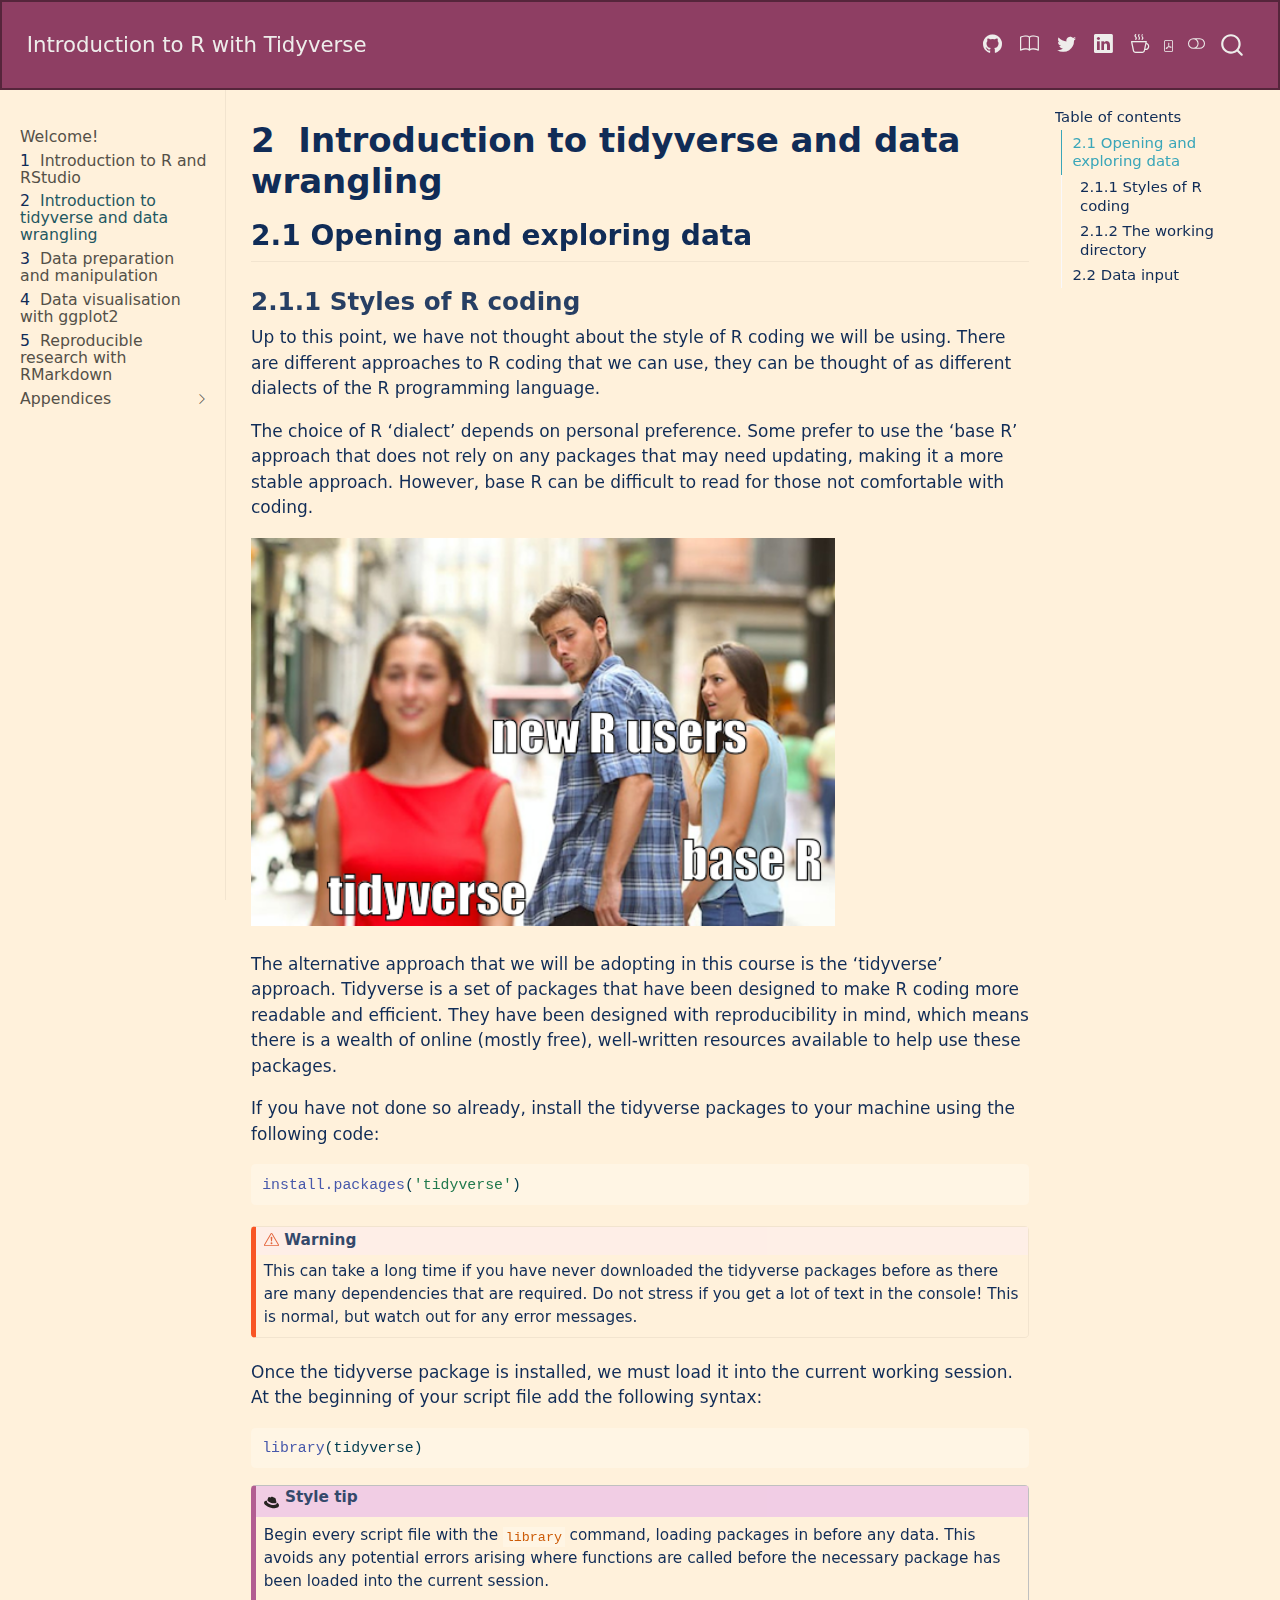
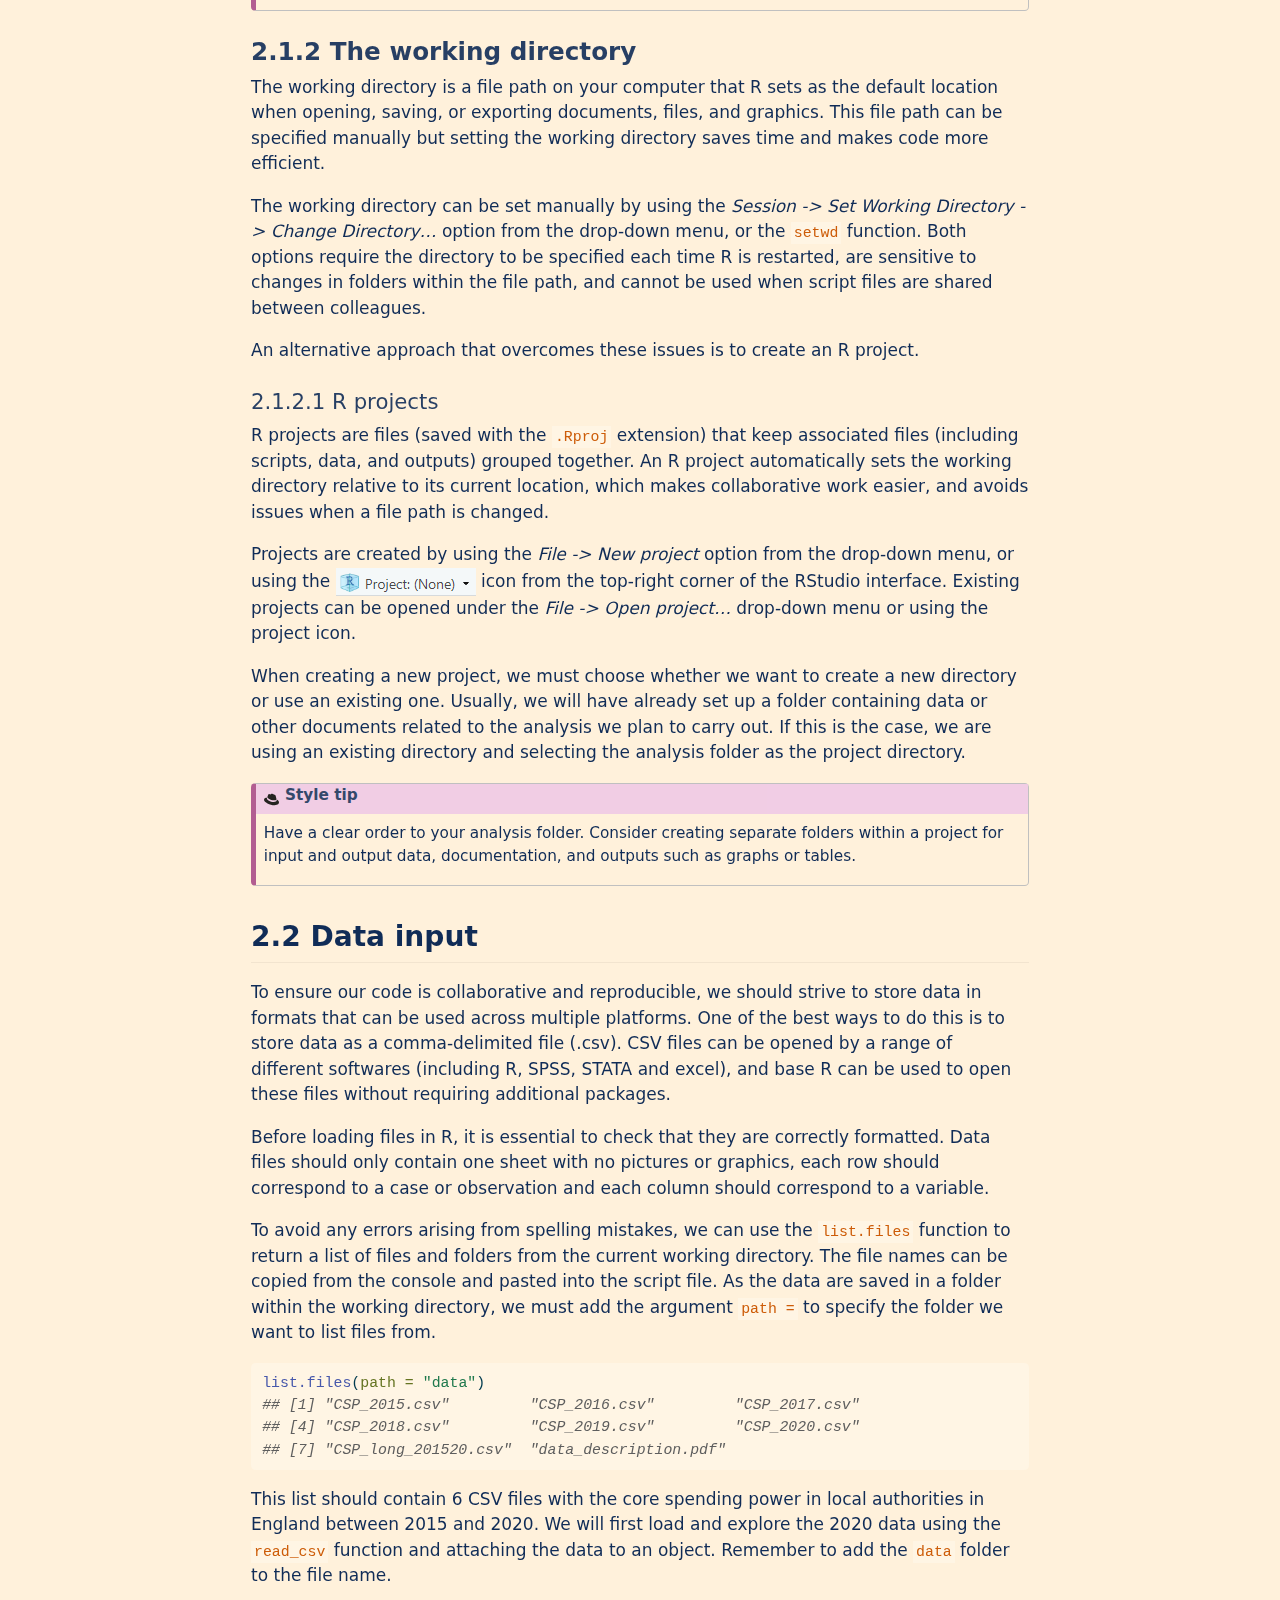
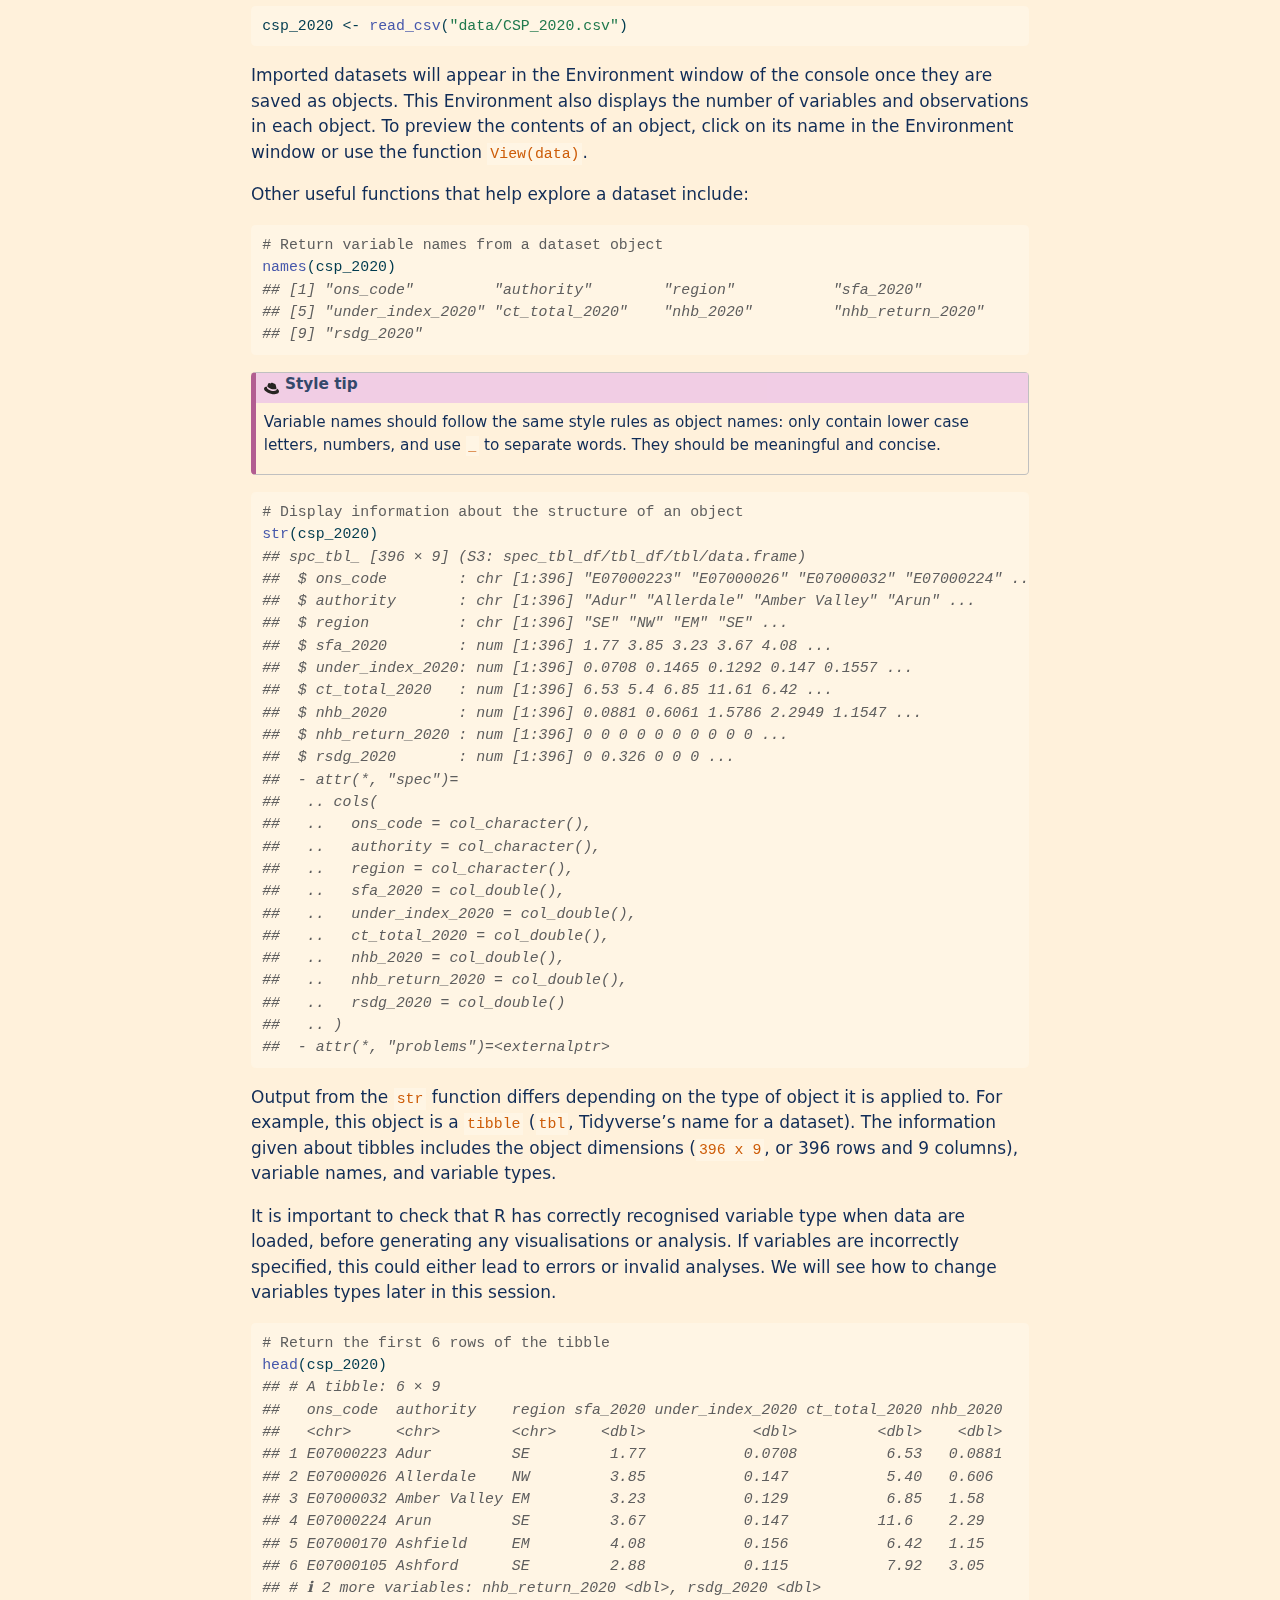
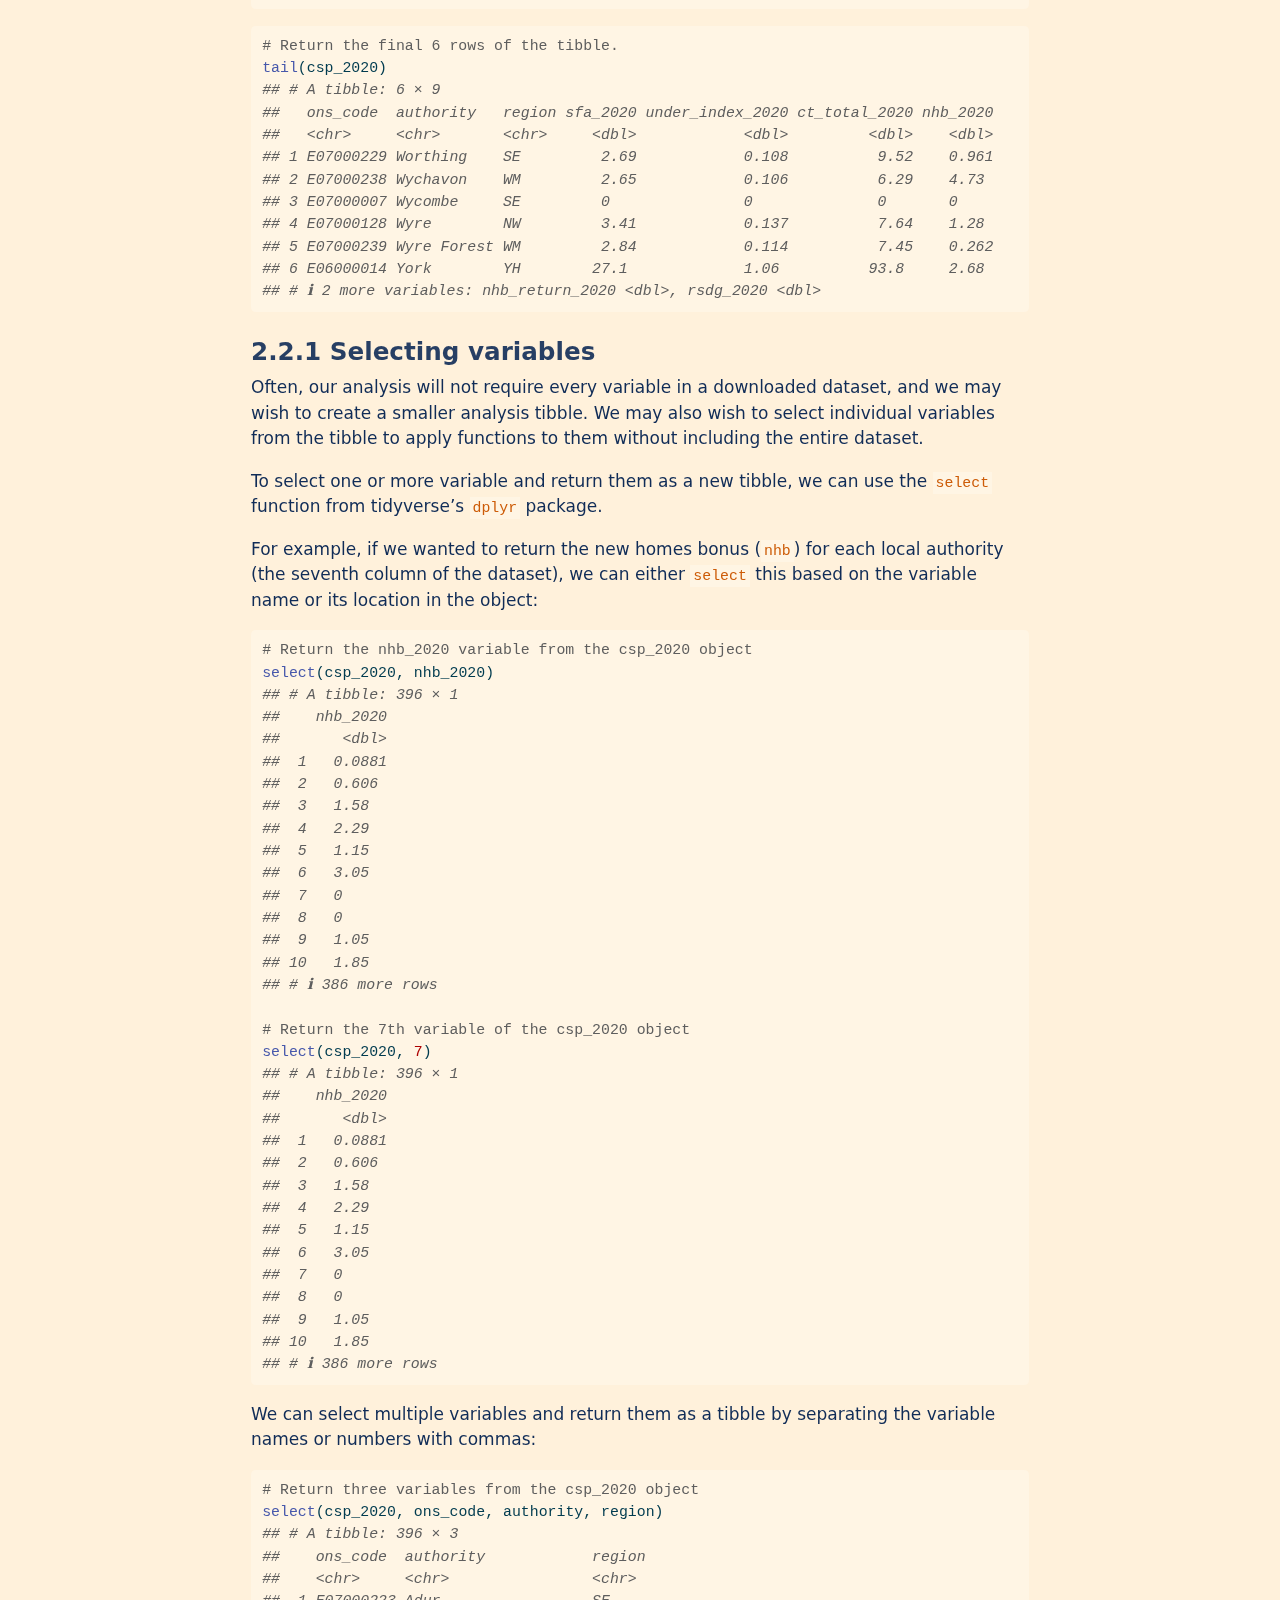
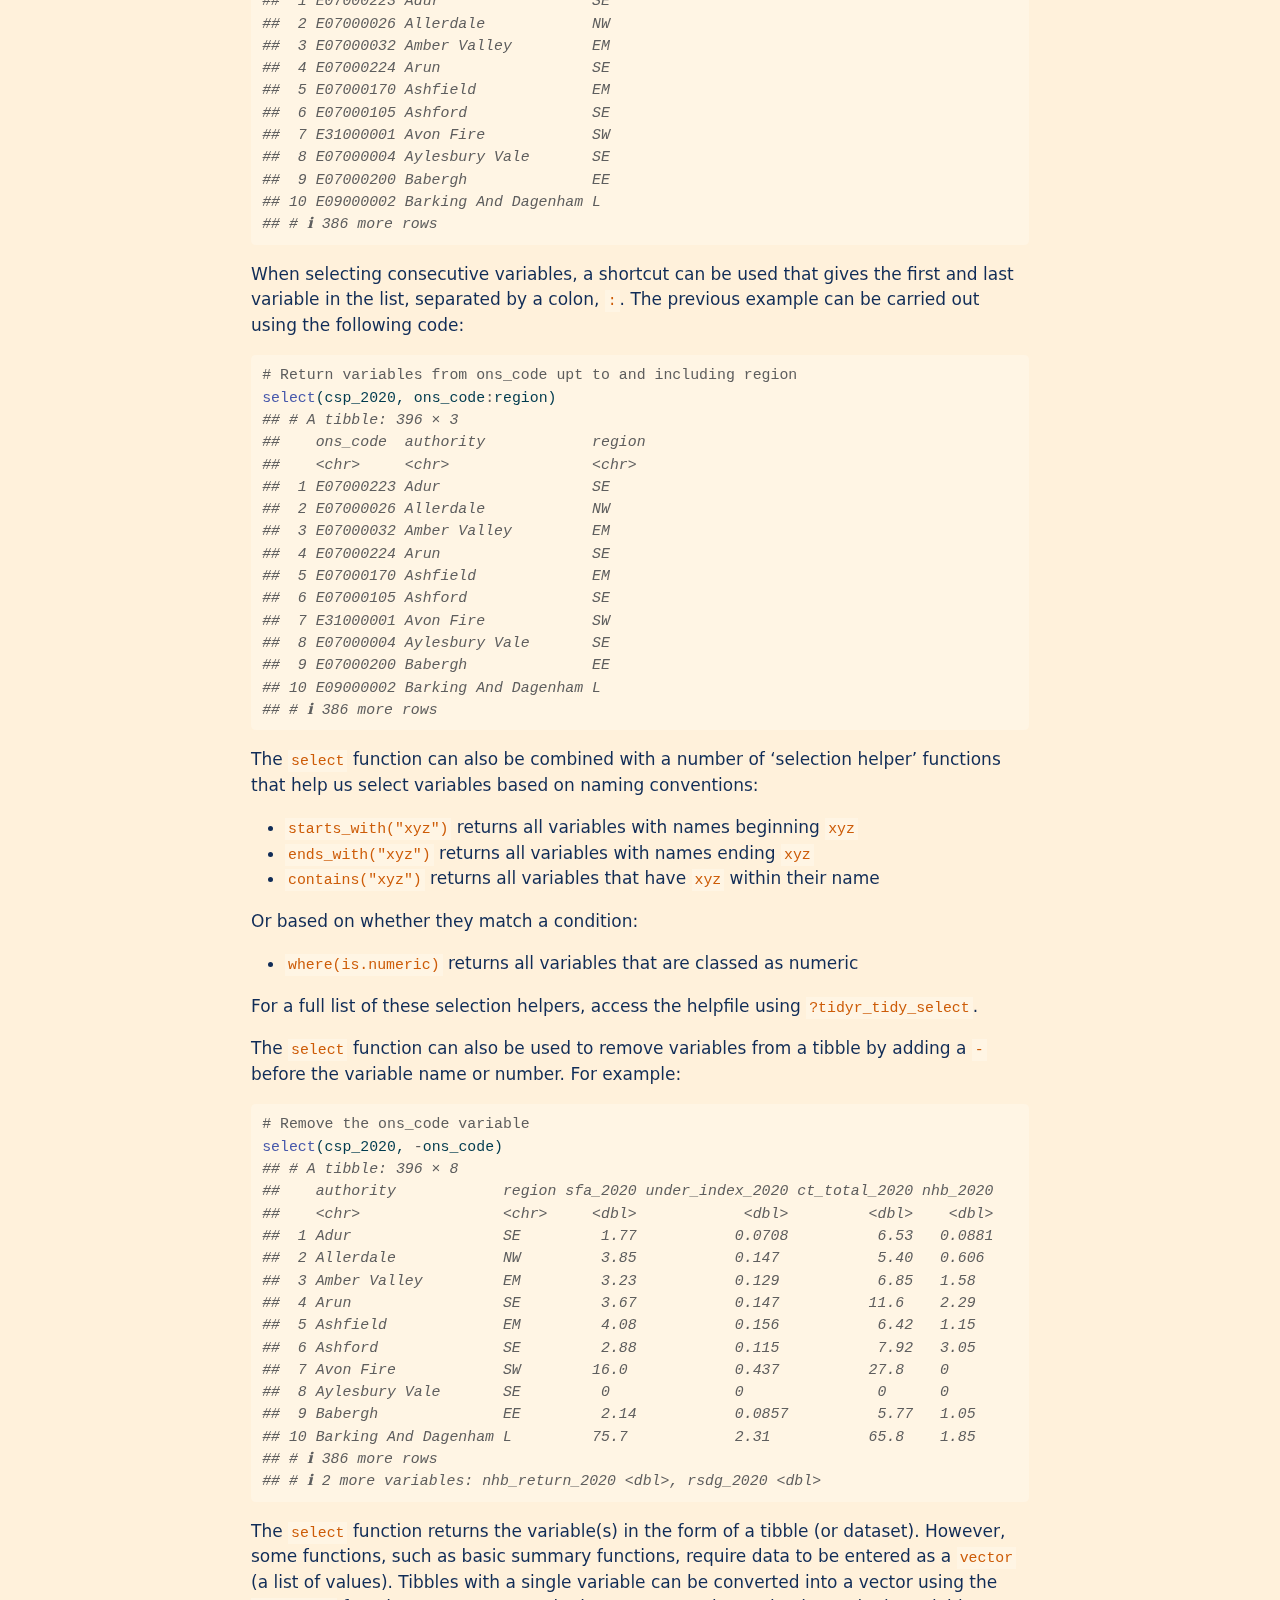
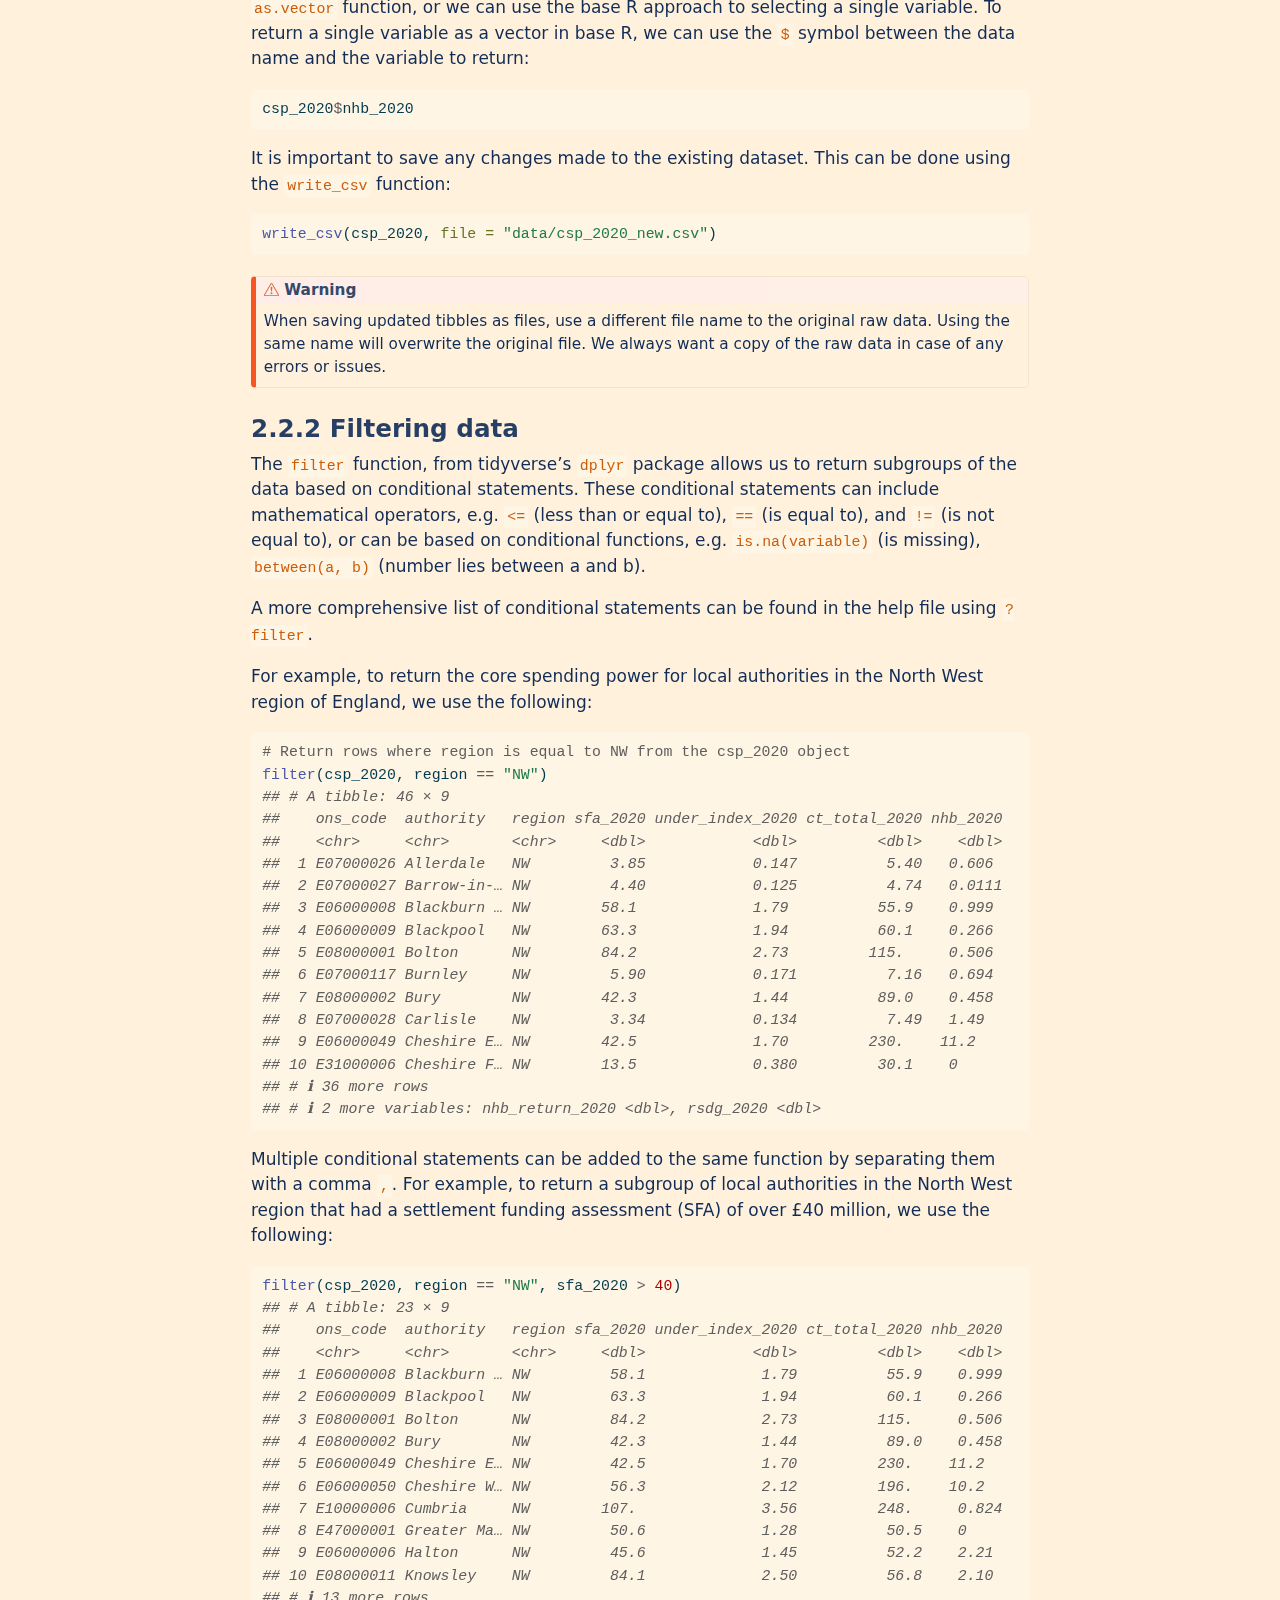
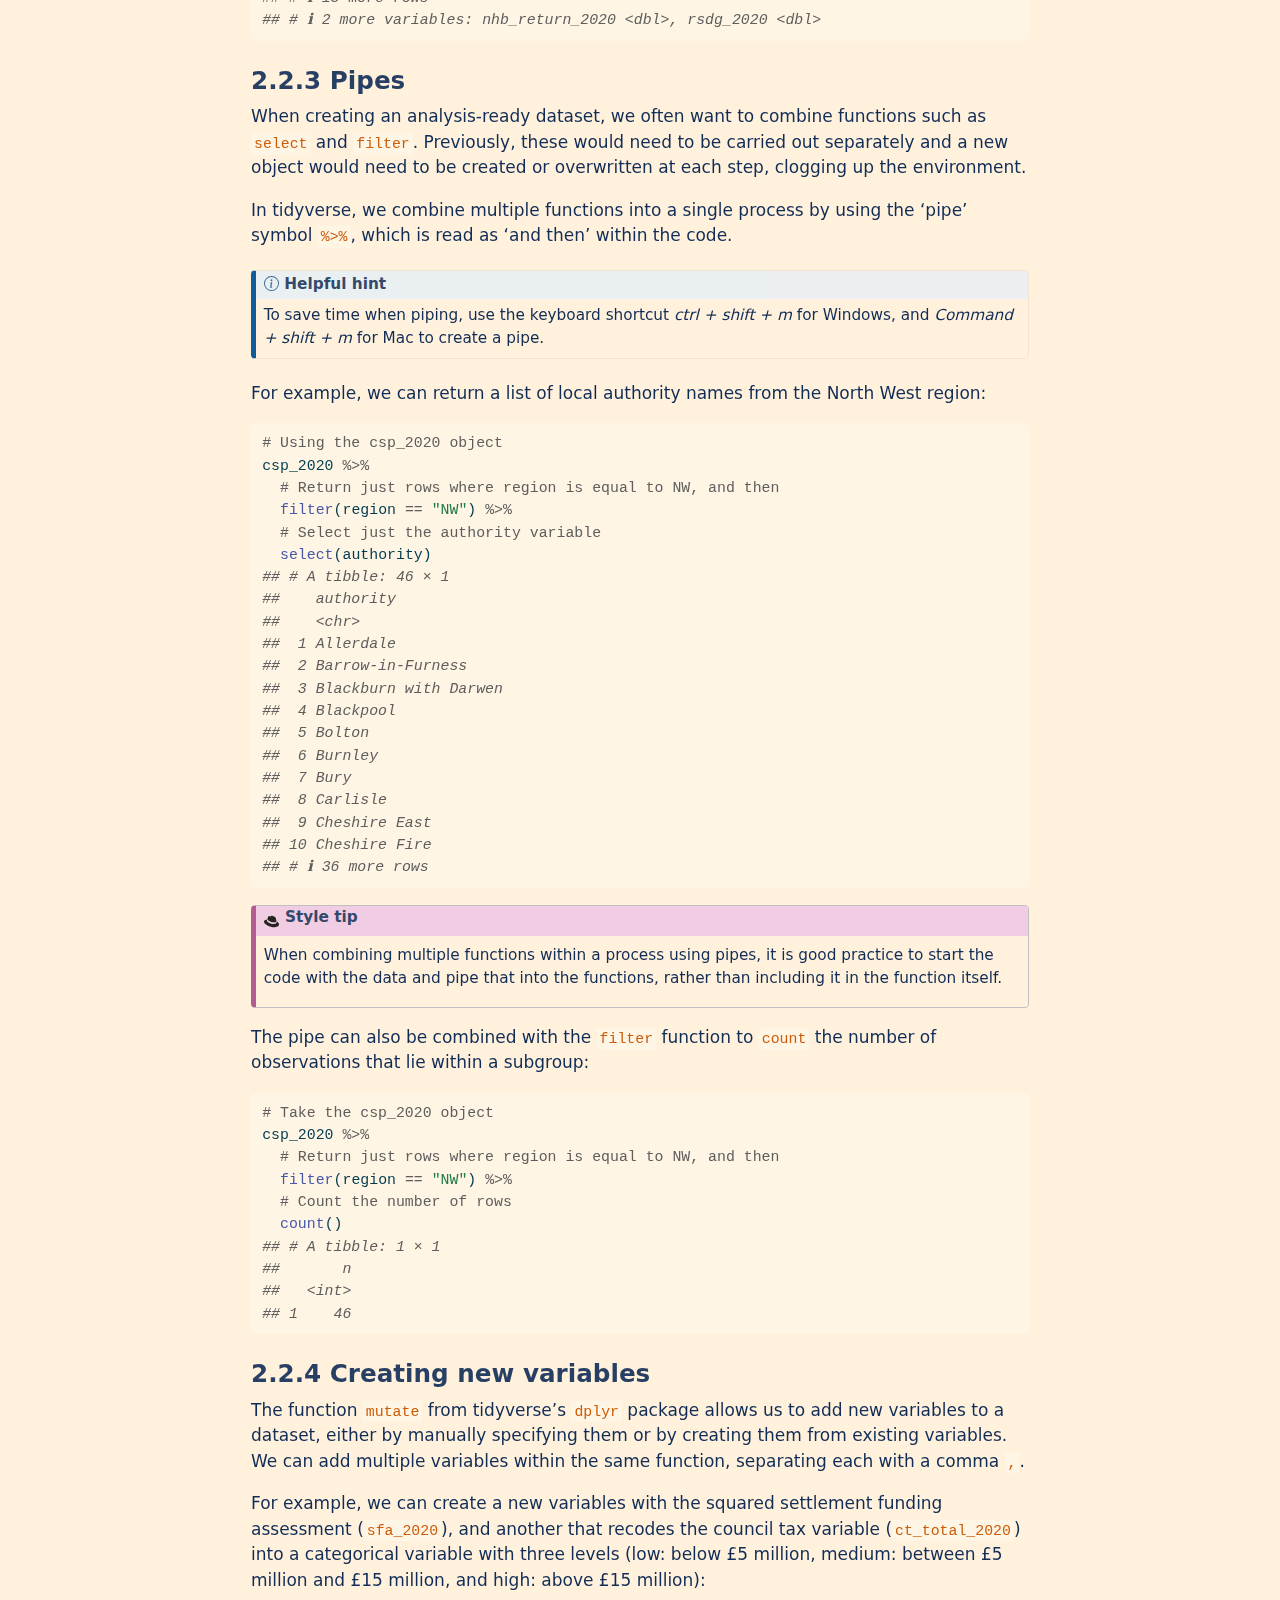
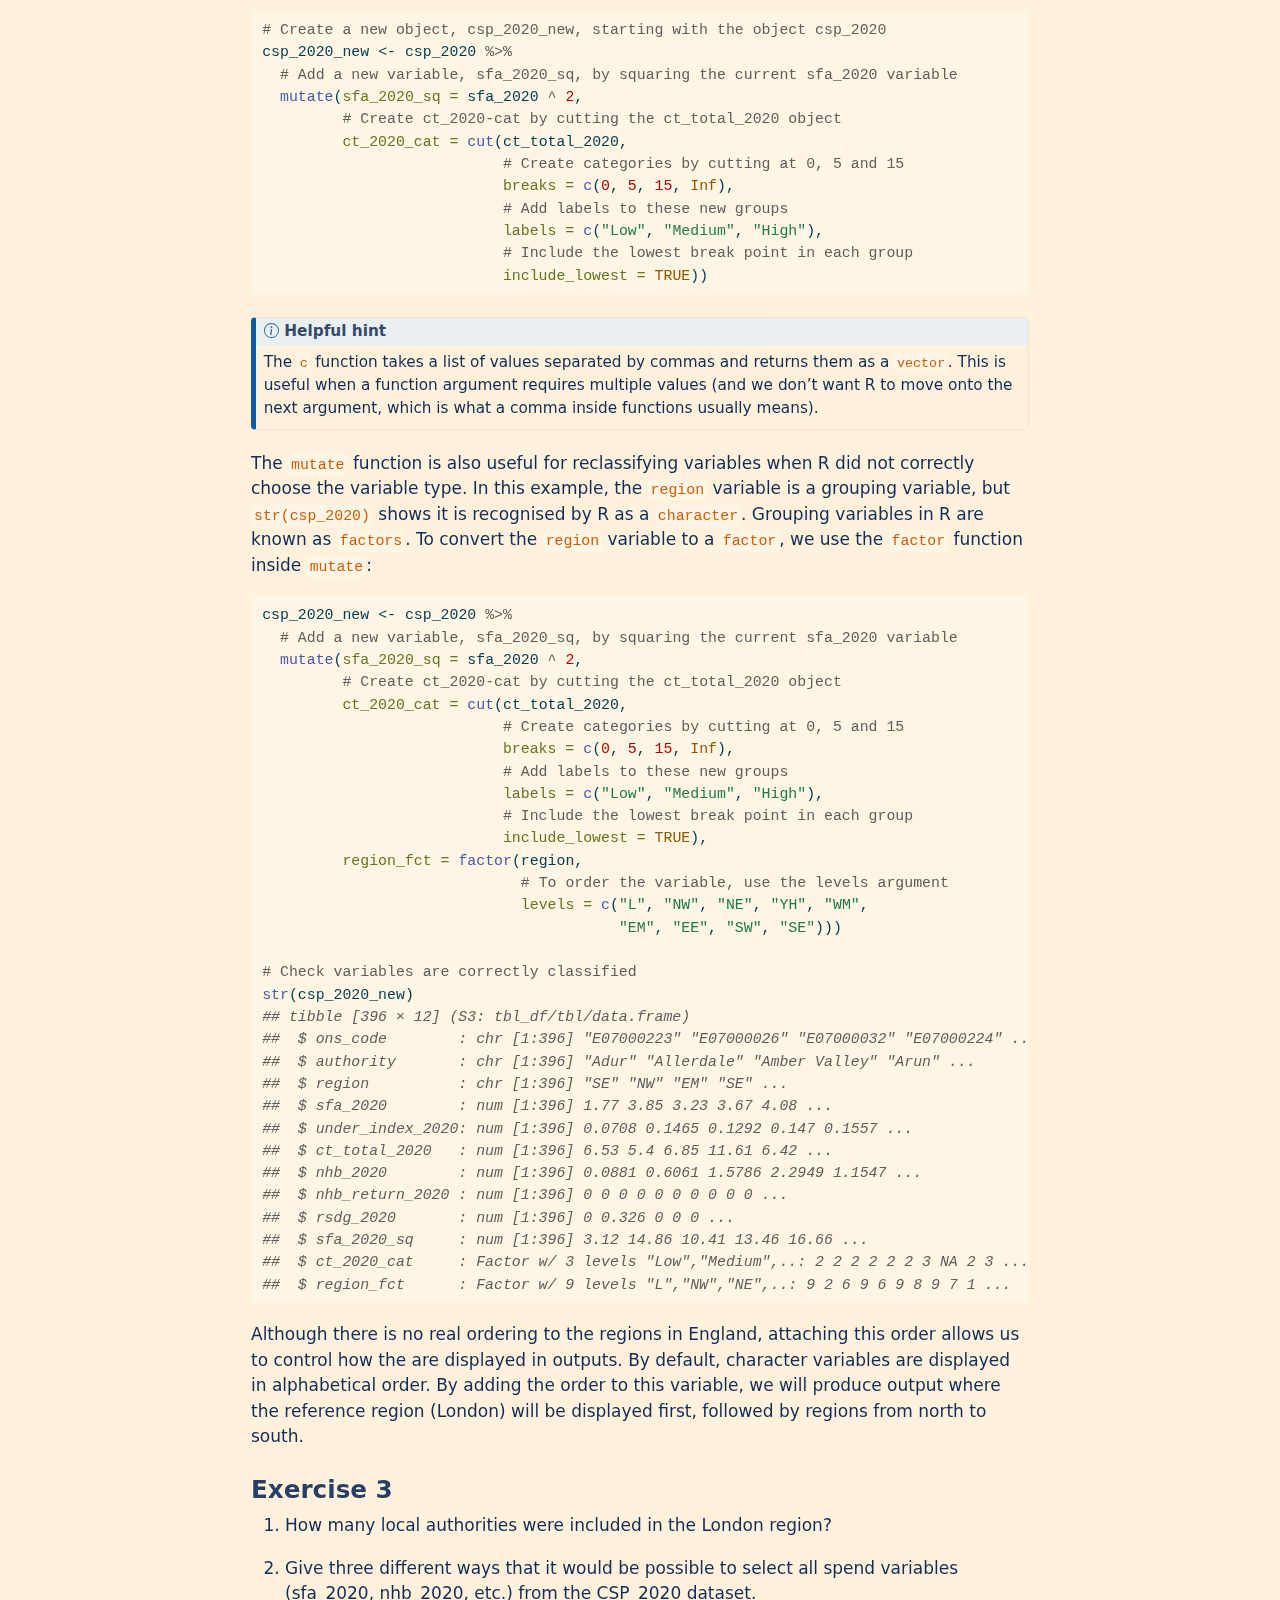
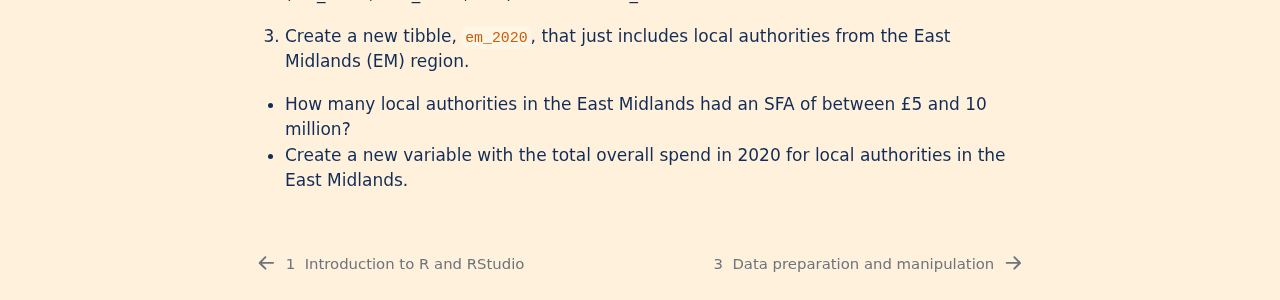
<file: docs/session2_notes.html>
<!DOCTYPE html>
<html xmlns="http://www.w3.org/1999/xhtml" lang="en" xml:lang="en"><head>

<meta charset="utf-8">
<meta name="generator" content="quarto-1.4.553">

<meta name="viewport" content="width=device-width, initial-scale=1.0, user-scalable=yes">


<title>Introduction to R with Tidyverse - 2&nbsp; Introduction to tidyverse and data wrangling</title>
<style>
code{white-space: pre-wrap;}
span.smallcaps{font-variant: small-caps;}
div.columns{display: flex; gap: min(4vw, 1.5em);}
div.column{flex: auto; overflow-x: auto;}
div.hanging-indent{margin-left: 1.5em; text-indent: -1.5em;}
ul.task-list{list-style: none;}
ul.task-list li input[type="checkbox"] {
  width: 0.8em;
  margin: 0 0.8em 0.2em -1em; /* quarto-specific, see https://github.com/quarto-dev/quarto-cli/issues/4556 */ 
  vertical-align: middle;
}
/* CSS for syntax highlighting */
pre > code.sourceCode { white-space: pre; position: relative; }
pre > code.sourceCode > span { line-height: 1.25; }
pre > code.sourceCode > span:empty { height: 1.2em; }
.sourceCode { overflow: visible; }
code.sourceCode > span { color: inherit; text-decoration: inherit; }
div.sourceCode { margin: 1em 0; }
pre.sourceCode { margin: 0; }
@media screen {
div.sourceCode { overflow: auto; }
}
@media print {
pre > code.sourceCode { white-space: pre-wrap; }
pre > code.sourceCode > span { text-indent: -5em; padding-left: 5em; }
}
pre.numberSource code
  { counter-reset: source-line 0; }
pre.numberSource code > span
  { position: relative; left: -4em; counter-increment: source-line; }
pre.numberSource code > span > a:first-child::before
  { content: counter(source-line);
    position: relative; left: -1em; text-align: right; vertical-align: baseline;
    border: none; display: inline-block;
    -webkit-touch-callout: none; -webkit-user-select: none;
    -khtml-user-select: none; -moz-user-select: none;
    -ms-user-select: none; user-select: none;
    padding: 0 4px; width: 4em;
  }
pre.numberSource { margin-left: 3em;  padding-left: 4px; }
div.sourceCode
  {   }
@media screen {
pre > code.sourceCode > span > a:first-child::before { text-decoration: underline; }
}
</style>


<script src="site_libs/quarto-nav/quarto-nav.js"></script>
<script src="site_libs/quarto-nav/headroom.min.js"></script>
<script src="site_libs/clipboard/clipboard.min.js"></script>
<script src="site_libs/quarto-search/autocomplete.umd.js"></script>
<script src="site_libs/quarto-search/fuse.min.js"></script>
<script src="site_libs/quarto-search/quarto-search.js"></script>
<meta name="quarto:offset" content="./">
<link href="./session3_notes.html" rel="next">
<link href="./session1_notes.html" rel="prev">
<script src="site_libs/quarto-html/quarto.js"></script>
<script src="site_libs/quarto-html/popper.min.js"></script>
<script src="site_libs/quarto-html/tippy.umd.min.js"></script>
<script src="site_libs/quarto-html/anchor.min.js"></script>
<link href="site_libs/quarto-html/tippy.css" rel="stylesheet">
<link href="site_libs/quarto-html/quarto-syntax-highlighting.css" rel="stylesheet" class="quarto-color-scheme" id="quarto-text-highlighting-styles">
<link href="site_libs/quarto-html/quarto-syntax-highlighting-dark.css" rel="prefetch" class="quarto-color-scheme quarto-color-alternate" id="quarto-text-highlighting-styles">
<script src="site_libs/bootstrap/bootstrap.min.js"></script>
<link href="site_libs/bootstrap/bootstrap-icons.css" rel="stylesheet">
<link href="site_libs/bootstrap/bootstrap.min.css" rel="stylesheet" class="quarto-color-scheme" id="quarto-bootstrap" data-mode="light">
<link href="site_libs/bootstrap/bootstrap-dark.min.css" rel="prefetch" class="quarto-color-scheme quarto-color-alternate" id="quarto-bootstrap" data-mode="dark">
<script id="quarto-search-options" type="application/json">{
  "location": "navbar",
  "copy-button": false,
  "collapse-after": 3,
  "panel-placement": "end",
  "type": "overlay",
  "limit": 50,
  "keyboard-shortcut": [
    "f",
    "/",
    "s"
  ],
  "show-item-context": false,
  "language": {
    "search-no-results-text": "No results",
    "search-matching-documents-text": "matching documents",
    "search-copy-link-title": "Copy link to search",
    "search-hide-matches-text": "Hide additional matches",
    "search-more-match-text": "more match in this document",
    "search-more-matches-text": "more matches in this document",
    "search-clear-button-title": "Clear",
    "search-text-placeholder": "",
    "search-detached-cancel-button-title": "Cancel",
    "search-submit-button-title": "Submit",
    "search-label": "Search"
  }
}</script>


</head>

<body class="nav-sidebar docked nav-fixed">

<div id="quarto-search-results"></div>
  <header id="quarto-header" class="headroom fixed-top">
    <nav class="navbar navbar-expand-lg " data-bs-theme="dark">
      <div class="navbar-container container-fluid">
      <div class="navbar-brand-container mx-auto">
    <a class="navbar-brand" href="./index.html">
    <span class="navbar-title">Introduction to R with Tidyverse</span>
    </a>
  </div>
            <div id="quarto-search" class="" title="Search"></div>
          <button class="navbar-toggler" type="button" data-bs-toggle="collapse" data-bs-target="#navbarCollapse" aria-controls="navbarCollapse" aria-expanded="false" aria-label="Toggle navigation" onclick="if (window.quartoToggleHeadroom) { window.quartoToggleHeadroom(); }">
  <span class="navbar-toggler-icon"></span>
</button>
          <div class="collapse navbar-collapse" id="navbarCollapse">
            <ul class="navbar-nav navbar-nav-scroll ms-auto">
  <li class="nav-item compact">
    <a class="nav-link" href="https://github.com/sophie-a-lee/"> <i class="bi bi-github" role="img" aria-label="Github">
</i> 
<span class="menu-text"></span></a>
  </li>  
  <li class="nav-item compact">
    <a class="nav-link" href="https://scubed.rbind.io/"> <i class="bi bi-book" role="img" aria-label="Website">
</i> 
<span class="menu-text"></span></a>
  </li>  
  <li class="nav-item compact">
    <a class="nav-link" href="https://x.com/SophieStats10"> <i class="bi bi-twitter" role="img" aria-label="Twitter">
</i> 
<span class="menu-text"></span></a>
  </li>  
  <li class="nav-item compact">
    <a class="nav-link" href="https://www.linkedin.com/in/sophie-a-lee/"> <i class="bi bi-linkedin" role="img" aria-label="LinkedIn">
</i> 
<span class="menu-text"></span></a>
  </li>  
  <li class="nav-item compact">
    <a class="nav-link" href="https://buymeacoffee.com/sophie_a_lee"> <i class="bi bi-cup-hot" role="img" aria-label="Buy me a coffee">
</i> 
<span class="menu-text"></span></a>
  </li>  
</ul>
          </div> <!-- /navcollapse -->
          <div class="quarto-navbar-tools">
    <a href="./Introduction-to-R-with-Tidyverse.pdf" title="Download PDF" class="quarto-navigation-tool px-1" aria-label="Download PDF"><i class="bi bi-file-pdf"></i></a>
  <a href="" class="quarto-color-scheme-toggle quarto-navigation-tool  px-1" onclick="window.quartoToggleColorScheme(); return false;" title="Toggle dark mode"><i class="bi"></i></a>
</div>
      </div> <!-- /container-fluid -->
    </nav>
  <nav class="quarto-secondary-nav">
    <div class="container-fluid d-flex">
      <button type="button" class="quarto-btn-toggle btn" data-bs-toggle="collapse" data-bs-target=".quarto-sidebar-collapse-item" aria-controls="quarto-sidebar" aria-expanded="false" aria-label="Toggle sidebar navigation" onclick="if (window.quartoToggleHeadroom) { window.quartoToggleHeadroom(); }">
        <i class="bi bi-layout-text-sidebar-reverse"></i>
      </button>
        <nav class="quarto-page-breadcrumbs" aria-label="breadcrumb"><ol class="breadcrumb"><li class="breadcrumb-item"><a href="./session2_notes.html"><span class="chapter-number">2</span>&nbsp; <span class="chapter-title">Introduction to tidyverse and data wrangling</span></a></li></ol></nav>
        <a class="flex-grow-1" role="button" data-bs-toggle="collapse" data-bs-target=".quarto-sidebar-collapse-item" aria-controls="quarto-sidebar" aria-expanded="false" aria-label="Toggle sidebar navigation" onclick="if (window.quartoToggleHeadroom) { window.quartoToggleHeadroom(); }">      
        </a>
    </div>
  </nav>
</header>
<!-- content -->
<div id="quarto-content" class="quarto-container page-columns page-rows-contents page-layout-article page-navbar">
<!-- sidebar -->
  <nav id="quarto-sidebar" class="sidebar collapse collapse-horizontal quarto-sidebar-collapse-item sidebar-navigation docked overflow-auto">
    <div class="sidebar-menu-container"> 
    <ul class="list-unstyled mt-1">
        <li class="sidebar-item">
  <div class="sidebar-item-container"> 
  <a href="./index.html" class="sidebar-item-text sidebar-link">
 <span class="menu-text">Welcome!</span></a>
  </div>
</li>
        <li class="sidebar-item">
  <div class="sidebar-item-container"> 
  <a href="./session1_notes.html" class="sidebar-item-text sidebar-link">
 <span class="menu-text"><span class="chapter-number">1</span>&nbsp; <span class="chapter-title">Introduction to R and RStudio</span></span></a>
  </div>
</li>
        <li class="sidebar-item">
  <div class="sidebar-item-container"> 
  <a href="./session2_notes.html" class="sidebar-item-text sidebar-link active">
 <span class="menu-text"><span class="chapter-number">2</span>&nbsp; <span class="chapter-title">Introduction to tidyverse and data wrangling</span></span></a>
  </div>
</li>
        <li class="sidebar-item">
  <div class="sidebar-item-container"> 
  <a href="./session3_notes.html" class="sidebar-item-text sidebar-link">
 <span class="menu-text"><span class="chapter-number">3</span>&nbsp; <span class="chapter-title">Data preparation and manipulation</span></span></a>
  </div>
</li>
        <li class="sidebar-item">
  <div class="sidebar-item-container"> 
  <a href="./session4_notes.html" class="sidebar-item-text sidebar-link">
 <span class="menu-text"><span class="chapter-number">4</span>&nbsp; <span class="chapter-title">Data visualisation with ggplot2</span></span></a>
  </div>
</li>
        <li class="sidebar-item">
  <div class="sidebar-item-container"> 
  <a href="./session5_notes.html" class="sidebar-item-text sidebar-link">
 <span class="menu-text"><span class="chapter-number">5</span>&nbsp; <span class="chapter-title">Reproducible research with RMarkdown</span></span></a>
  </div>
</li>
        <li class="sidebar-item sidebar-item-section">
      <div class="sidebar-item-container"> 
            <a class="sidebar-item-text sidebar-link text-start collapsed" data-bs-toggle="collapse" data-bs-target="#quarto-sidebar-section-1" aria-expanded="false">
 <span class="menu-text">Appendices</span></a>
          <a class="sidebar-item-toggle text-start collapsed" data-bs-toggle="collapse" data-bs-target="#quarto-sidebar-section-1" aria-expanded="false" aria-label="Toggle section">
            <i class="bi bi-chevron-right ms-2"></i>
          </a> 
      </div>
      <ul id="quarto-sidebar-section-1" class="collapse list-unstyled sidebar-section depth1 ">  
          <li class="sidebar-item">
  <div class="sidebar-item-container"> 
  <a href="./data_description.html" class="sidebar-item-text sidebar-link">
 <span class="menu-text">Data description</span></a>
  </div>
</li>
          <li class="sidebar-item">
  <div class="sidebar-item-container"> 
  <a href="./exercise_solutions.html" class="sidebar-item-text sidebar-link">
 <span class="menu-text">Exercise solutions</span></a>
  </div>
</li>
      </ul>
  </li>
    </ul>
    </div>
</nav>
<div id="quarto-sidebar-glass" class="quarto-sidebar-collapse-item" data-bs-toggle="collapse" data-bs-target=".quarto-sidebar-collapse-item"></div>
<!-- margin-sidebar -->
    <div id="quarto-margin-sidebar" class="sidebar margin-sidebar">
        <nav id="TOC" role="doc-toc" class="toc-active">
    <h2 id="toc-title">Table of contents</h2>
   
  <ul>
  <li><a href="#opening-and-exploring-data" id="toc-opening-and-exploring-data" class="nav-link active" data-scroll-target="#opening-and-exploring-data"><span class="header-section-number">2.1</span> Opening and exploring data</a>
  <ul class="collapse">
  <li><a href="#styles-of-r-coding" id="toc-styles-of-r-coding" class="nav-link" data-scroll-target="#styles-of-r-coding"><span class="header-section-number">2.1.1</span> Styles of R coding</a></li>
  <li><a href="#the-working-directory" id="toc-the-working-directory" class="nav-link" data-scroll-target="#the-working-directory"><span class="header-section-number">2.1.2</span> The working directory</a></li>
  </ul></li>
  <li><a href="#data-input" id="toc-data-input" class="nav-link" data-scroll-target="#data-input"><span class="header-section-number">2.2</span> Data input</a>
  <ul class="collapse">
  <li><a href="#selecting-variables" id="toc-selecting-variables" class="nav-link" data-scroll-target="#selecting-variables"><span class="header-section-number">2.2.1</span> Selecting variables</a></li>
  <li><a href="#filtering-data" id="toc-filtering-data" class="nav-link" data-scroll-target="#filtering-data"><span class="header-section-number">2.2.2</span> Filtering data</a></li>
  <li><a href="#pipes" id="toc-pipes" class="nav-link" data-scroll-target="#pipes"><span class="header-section-number">2.2.3</span> Pipes</a></li>
  <li><a href="#creating-new-variables" id="toc-creating-new-variables" class="nav-link" data-scroll-target="#creating-new-variables"><span class="header-section-number">2.2.4</span> Creating new variables</a></li>
  <li><a href="#exercise-3" id="toc-exercise-3" class="nav-link" data-scroll-target="#exercise-3">Exercise 3</a></li>
  </ul></li>
  </ul>
</nav>
    </div>
<!-- main -->
<main class="content" id="quarto-document-content">

<header id="title-block-header" class="quarto-title-block default">
<div class="quarto-title">
<h1 class="title"><span class="chapter-number">2</span>&nbsp; <span class="chapter-title">Introduction to tidyverse and data wrangling</span></h1>
</div>



<div class="quarto-title-meta">

    
  
    
  </div>
  


</header>


<section id="opening-and-exploring-data" class="level2" data-number="2.1">
<h2 data-number="2.1" class="anchored" data-anchor-id="opening-and-exploring-data"><span class="header-section-number">2.1</span> Opening and exploring data</h2>
<section id="styles-of-r-coding" class="level3" data-number="2.1.1">
<h3 data-number="2.1.1" class="anchored" data-anchor-id="styles-of-r-coding"><span class="header-section-number">2.1.1</span> Styles of R coding</h3>
<p>Up to this point, we have not thought about the style of R coding we will be using. There are different approaches to R coding that we can use, they can be thought of as different dialects of the R programming language.</p>
<p>The choice of R ‘dialect’ depends on personal preference. Some prefer to use the ‘base R’ approach that does not rely on any packages that may need updating, making it a more stable approach. However, base R can be difficult to read for those not comfortable with coding.</p>
<div class="cell">
<div class="cell-output-display">
<div>
<figure class="figure">
<p><img src="images/r_meme.png" class="img-fluid figure-img" style="width:75.0%"></p>
</figure>
</div>
</div>
</div>
<p>The alternative approach that we will be adopting in this course is the ‘tidyverse’ approach. Tidyverse is a set of packages that have been designed to make R coding more readable and efficient. They have been designed with reproducibility in mind, which means there is a wealth of online (mostly free), well-written resources available to help use these packages.</p>
<p>If you have not done so already, install the tidyverse packages to your machine using the following code:</p>
<div class="cell">
<div class="sourceCode cell-code" id="cb1"><pre class="sourceCode r code-with-copy"><code class="sourceCode r"><span id="cb1-1"><a href="#cb1-1" aria-hidden="true" tabindex="-1"></a><span class="fu">install.packages</span>(<span class="st">'tidyverse'</span>)</span></code><button title="Copy to Clipboard" class="code-copy-button"><i class="bi"></i></button></pre></div>
</div>
<div class="callout callout-style-default callout-warning callout-titled">
<div class="callout-header d-flex align-content-center">
<div class="callout-icon-container">
<i class="callout-icon"></i>
</div>
<div class="callout-title-container flex-fill">
Warning
</div>
</div>
<div class="callout-body-container callout-body">
<p>This can take a long time if you have never downloaded the tidyverse packages before as there are many dependencies that are required. Do not stress if you get a lot of text in the console! This is normal, but watch out for any error messages.</p>
</div>
</div>
<p>Once the tidyverse package is installed, we must load it into the current working session. At the beginning of your script file add the following syntax:</p>
<div class="cell">
<div class="sourceCode cell-code" id="cb2"><pre class="sourceCode r code-with-copy"><code class="sourceCode r"><span id="cb2-1"><a href="#cb2-1" aria-hidden="true" tabindex="-1"></a><span class="fu">library</span>(tidyverse)</span></code><button title="Copy to Clipboard" class="code-copy-button"><i class="bi"></i></button></pre></div>
</div>
<div class="stylebox">
<div class="stylebox-header">
<div class="stylebox-icon">

</div>
<p>Style tip</p>
</div>
<div class="stylebox-body">
<p>Begin every script file with the <code>library</code> command, loading packages in before any data. This avoids any potential errors arising where functions are called before the necessary package has been loaded into the current session.</p>
</div>
</div>
</section>
<section id="the-working-directory" class="level3" data-number="2.1.2">
<h3 data-number="2.1.2" class="anchored" data-anchor-id="the-working-directory"><span class="header-section-number">2.1.2</span> The working directory</h3>
<p>The working directory is a file path on your computer that R sets as the default location when opening, saving, or exporting documents, files, and graphics. This file path can be specified manually but setting the working directory saves time and makes code more efficient.</p>
<p>The working directory can be set manually by using the <em>Session -&gt; Set Working Directory -&gt; Change Directory…</em> option from the drop-down menu, or the <code>setwd</code> function. Both options require the directory to be specified each time R is restarted, are sensitive to changes in folders within the file path, and cannot be used when script files are shared between colleagues.</p>
<p>An alternative approach that overcomes these issues is to create an R project.</p>
<section id="r-projects" class="level4" data-number="2.1.2.1">
<h4 data-number="2.1.2.1" class="anchored" data-anchor-id="r-projects"><span class="header-section-number">2.1.2.1</span> R projects</h4>
<p>R projects are files (saved with the <code>.Rproj</code> extension) that keep associated files (including scripts, data, and outputs) grouped together. An R project automatically sets the working directory relative to its current location, which makes collaborative work easier, and avoids issues when a file path is changed.</p>
<p>Projects are created by using the <em>File -&gt; New project</em> option from the drop-down menu, or using the <img src="images/project_icon.png" class="img-fluid" alt="R project icon"> icon from the top-right corner of the RStudio interface. Existing projects can be opened under the <em>File -&gt; Open project…</em> drop-down menu or using the project icon.</p>
<p>When creating a new project, we must choose whether we want to create a new directory or use an existing one. Usually, we will have already set up a folder containing data or other documents related to the analysis we plan to carry out. If this is the case, we are using an existing directory and selecting the analysis folder as the project directory.</p>
<div class="stylebox">
<div class="stylebox-header">
<div class="stylebox-icon">

</div>
<p>Style tip</p>
</div>
<div class="stylebox-body">
<p>Have a clear order to your analysis folder. Consider creating separate folders within a project for input and output data, documentation, and outputs such as graphs or tables.</p>
</div>
</div>
</section>
</section>
</section>
<section id="data-input" class="level2" data-number="2.2">
<h2 data-number="2.2" class="anchored" data-anchor-id="data-input"><span class="header-section-number">2.2</span> Data input</h2>
<p>To ensure our code is collaborative and reproducible, we should strive to store data in formats that can be used across multiple platforms. One of the best ways to do this is to store data as a comma-delimited file (.csv). CSV files can be opened by a range of different softwares (including R, SPSS, STATA and excel), and base R can be used to open these files without requiring additional packages.</p>
<p>Before loading files in R, it is essential to check that they are correctly formatted. Data files should only contain one sheet with no pictures or graphics, each row should correspond to a case or observation and each column should correspond to a variable.</p>
<p>To avoid any errors arising from spelling mistakes, we can use the <code>list.files</code> function to return a list of files and folders from the current working directory. The file names can be copied from the console and pasted into the script file. As the data are saved in a folder within the working directory, we must add the argument <code>path =</code> to specify the folder we want to list files from.</p>
<div class="cell">
<div class="sourceCode cell-code" id="cb3"><pre class="sourceCode r code-with-copy"><code class="sourceCode r"><span id="cb3-1"><a href="#cb3-1" aria-hidden="true" tabindex="-1"></a><span class="fu">list.files</span>(<span class="at">path =</span> <span class="st">"data"</span>)</span>
<span id="cb3-2"><a href="#cb3-2" aria-hidden="true" tabindex="-1"></a><span class="do">## [1] "CSP_2015.csv"         "CSP_2016.csv"         "CSP_2017.csv"        </span></span>
<span id="cb3-3"><a href="#cb3-3" aria-hidden="true" tabindex="-1"></a><span class="do">## [4] "CSP_2018.csv"         "CSP_2019.csv"         "CSP_2020.csv"        </span></span>
<span id="cb3-4"><a href="#cb3-4" aria-hidden="true" tabindex="-1"></a><span class="do">## [7] "CSP_long_201520.csv"  "data_description.pdf"</span></span></code><button title="Copy to Clipboard" class="code-copy-button"><i class="bi"></i></button></pre></div>
</div>
<p>This list should contain 6 CSV files with the core spending power in local authorities in England between 2015 and 2020. We will first load and explore the 2020 data using the <code>read_csv</code> function and attaching the data to an object. Remember to add the <code>data</code> folder to the file name.</p>
<div class="cell">
<div class="sourceCode cell-code" id="cb4"><pre class="sourceCode r code-with-copy"><code class="sourceCode r"><span id="cb4-1"><a href="#cb4-1" aria-hidden="true" tabindex="-1"></a>csp_2020 <span class="ot">&lt;-</span> <span class="fu">read_csv</span>(<span class="st">"data/CSP_2020.csv"</span>)</span></code><button title="Copy to Clipboard" class="code-copy-button"><i class="bi"></i></button></pre></div>
</div>
<p>Imported datasets will appear in the Environment window of the console once they are saved as objects. This Environment also displays the number of variables and observations in each object. To preview the contents of an object, click on its name in the Environment window or use the function <code>View(data)</code>.</p>
<p>Other useful functions that help explore a dataset include:</p>
<div class="cell">
<div class="sourceCode cell-code" id="cb5"><pre class="sourceCode r code-with-copy"><code class="sourceCode r"><span id="cb5-1"><a href="#cb5-1" aria-hidden="true" tabindex="-1"></a><span class="co"># Return variable names from a dataset object</span></span>
<span id="cb5-2"><a href="#cb5-2" aria-hidden="true" tabindex="-1"></a><span class="fu">names</span>(csp_2020)</span>
<span id="cb5-3"><a href="#cb5-3" aria-hidden="true" tabindex="-1"></a><span class="do">## [1] "ons_code"         "authority"        "region"           "sfa_2020"        </span></span>
<span id="cb5-4"><a href="#cb5-4" aria-hidden="true" tabindex="-1"></a><span class="do">## [5] "under_index_2020" "ct_total_2020"    "nhb_2020"         "nhb_return_2020" </span></span>
<span id="cb5-5"><a href="#cb5-5" aria-hidden="true" tabindex="-1"></a><span class="do">## [9] "rsdg_2020"</span></span></code><button title="Copy to Clipboard" class="code-copy-button"><i class="bi"></i></button></pre></div>
</div>
<div class="stylebox">
<div class="stylebox-header">
<div class="stylebox-icon">

</div>
<p>Style tip</p>
</div>
<div class="stylebox-body">
<p>Variable names should follow the same style rules as object names: only contain lower case letters, numbers, and use <code>_</code> to separate words. They should be meaningful and concise.</p>
</div>
</div>
<div class="cell">
<div class="sourceCode cell-code" id="cb6"><pre class="sourceCode r code-with-copy"><code class="sourceCode r"><span id="cb6-1"><a href="#cb6-1" aria-hidden="true" tabindex="-1"></a><span class="co"># Display information about the structure of an object</span></span>
<span id="cb6-2"><a href="#cb6-2" aria-hidden="true" tabindex="-1"></a><span class="fu">str</span>(csp_2020)</span>
<span id="cb6-3"><a href="#cb6-3" aria-hidden="true" tabindex="-1"></a><span class="do">## spc_tbl_ [396 × 9] (S3: spec_tbl_df/tbl_df/tbl/data.frame)</span></span>
<span id="cb6-4"><a href="#cb6-4" aria-hidden="true" tabindex="-1"></a><span class="do">##  $ ons_code        : chr [1:396] "E07000223" "E07000026" "E07000032" "E07000224" ...</span></span>
<span id="cb6-5"><a href="#cb6-5" aria-hidden="true" tabindex="-1"></a><span class="do">##  $ authority       : chr [1:396] "Adur" "Allerdale" "Amber Valley" "Arun" ...</span></span>
<span id="cb6-6"><a href="#cb6-6" aria-hidden="true" tabindex="-1"></a><span class="do">##  $ region          : chr [1:396] "SE" "NW" "EM" "SE" ...</span></span>
<span id="cb6-7"><a href="#cb6-7" aria-hidden="true" tabindex="-1"></a><span class="do">##  $ sfa_2020        : num [1:396] 1.77 3.85 3.23 3.67 4.08 ...</span></span>
<span id="cb6-8"><a href="#cb6-8" aria-hidden="true" tabindex="-1"></a><span class="do">##  $ under_index_2020: num [1:396] 0.0708 0.1465 0.1292 0.147 0.1557 ...</span></span>
<span id="cb6-9"><a href="#cb6-9" aria-hidden="true" tabindex="-1"></a><span class="do">##  $ ct_total_2020   : num [1:396] 6.53 5.4 6.85 11.61 6.42 ...</span></span>
<span id="cb6-10"><a href="#cb6-10" aria-hidden="true" tabindex="-1"></a><span class="do">##  $ nhb_2020        : num [1:396] 0.0881 0.6061 1.5786 2.2949 1.1547 ...</span></span>
<span id="cb6-11"><a href="#cb6-11" aria-hidden="true" tabindex="-1"></a><span class="do">##  $ nhb_return_2020 : num [1:396] 0 0 0 0 0 0 0 0 0 0 ...</span></span>
<span id="cb6-12"><a href="#cb6-12" aria-hidden="true" tabindex="-1"></a><span class="do">##  $ rsdg_2020       : num [1:396] 0 0.326 0 0 0 ...</span></span>
<span id="cb6-13"><a href="#cb6-13" aria-hidden="true" tabindex="-1"></a><span class="do">##  - attr(*, "spec")=</span></span>
<span id="cb6-14"><a href="#cb6-14" aria-hidden="true" tabindex="-1"></a><span class="do">##   .. cols(</span></span>
<span id="cb6-15"><a href="#cb6-15" aria-hidden="true" tabindex="-1"></a><span class="do">##   ..   ons_code = col_character(),</span></span>
<span id="cb6-16"><a href="#cb6-16" aria-hidden="true" tabindex="-1"></a><span class="do">##   ..   authority = col_character(),</span></span>
<span id="cb6-17"><a href="#cb6-17" aria-hidden="true" tabindex="-1"></a><span class="do">##   ..   region = col_character(),</span></span>
<span id="cb6-18"><a href="#cb6-18" aria-hidden="true" tabindex="-1"></a><span class="do">##   ..   sfa_2020 = col_double(),</span></span>
<span id="cb6-19"><a href="#cb6-19" aria-hidden="true" tabindex="-1"></a><span class="do">##   ..   under_index_2020 = col_double(),</span></span>
<span id="cb6-20"><a href="#cb6-20" aria-hidden="true" tabindex="-1"></a><span class="do">##   ..   ct_total_2020 = col_double(),</span></span>
<span id="cb6-21"><a href="#cb6-21" aria-hidden="true" tabindex="-1"></a><span class="do">##   ..   nhb_2020 = col_double(),</span></span>
<span id="cb6-22"><a href="#cb6-22" aria-hidden="true" tabindex="-1"></a><span class="do">##   ..   nhb_return_2020 = col_double(),</span></span>
<span id="cb6-23"><a href="#cb6-23" aria-hidden="true" tabindex="-1"></a><span class="do">##   ..   rsdg_2020 = col_double()</span></span>
<span id="cb6-24"><a href="#cb6-24" aria-hidden="true" tabindex="-1"></a><span class="do">##   .. )</span></span>
<span id="cb6-25"><a href="#cb6-25" aria-hidden="true" tabindex="-1"></a><span class="do">##  - attr(*, "problems")=&lt;externalptr&gt;</span></span></code><button title="Copy to Clipboard" class="code-copy-button"><i class="bi"></i></button></pre></div>
</div>
<p>Output from the <code>str</code> function differs depending on the type of object it is applied to. For example, this object is a <code>tibble</code> (<code>tbl</code>, Tidyverse’s name for a dataset). The information given about tibbles includes the object dimensions (<code>396 x 9</code>, or 396 rows and 9 columns), variable names, and variable types.</p>
<p>It is important to check that R has correctly recognised variable type when data are loaded, before generating any visualisations or analysis. If variables are incorrectly specified, this could either lead to errors or invalid analyses. We will see how to change variables types later in this session.</p>
<div class="cell">
<div class="sourceCode cell-code" id="cb7"><pre class="sourceCode r code-with-copy"><code class="sourceCode r"><span id="cb7-1"><a href="#cb7-1" aria-hidden="true" tabindex="-1"></a><span class="co"># Return the first 6 rows of the tibble</span></span>
<span id="cb7-2"><a href="#cb7-2" aria-hidden="true" tabindex="-1"></a><span class="fu">head</span>(csp_2020)</span>
<span id="cb7-3"><a href="#cb7-3" aria-hidden="true" tabindex="-1"></a><span class="do">## # A tibble: 6 × 9</span></span>
<span id="cb7-4"><a href="#cb7-4" aria-hidden="true" tabindex="-1"></a><span class="do">##   ons_code  authority    region sfa_2020 under_index_2020 ct_total_2020 nhb_2020</span></span>
<span id="cb7-5"><a href="#cb7-5" aria-hidden="true" tabindex="-1"></a><span class="do">##   &lt;chr&gt;     &lt;chr&gt;        &lt;chr&gt;     &lt;dbl&gt;            &lt;dbl&gt;         &lt;dbl&gt;    &lt;dbl&gt;</span></span>
<span id="cb7-6"><a href="#cb7-6" aria-hidden="true" tabindex="-1"></a><span class="do">## 1 E07000223 Adur         SE         1.77           0.0708          6.53   0.0881</span></span>
<span id="cb7-7"><a href="#cb7-7" aria-hidden="true" tabindex="-1"></a><span class="do">## 2 E07000026 Allerdale    NW         3.85           0.147           5.40   0.606 </span></span>
<span id="cb7-8"><a href="#cb7-8" aria-hidden="true" tabindex="-1"></a><span class="do">## 3 E07000032 Amber Valley EM         3.23           0.129           6.85   1.58  </span></span>
<span id="cb7-9"><a href="#cb7-9" aria-hidden="true" tabindex="-1"></a><span class="do">## 4 E07000224 Arun         SE         3.67           0.147          11.6    2.29  </span></span>
<span id="cb7-10"><a href="#cb7-10" aria-hidden="true" tabindex="-1"></a><span class="do">## 5 E07000170 Ashfield     EM         4.08           0.156           6.42   1.15  </span></span>
<span id="cb7-11"><a href="#cb7-11" aria-hidden="true" tabindex="-1"></a><span class="do">## 6 E07000105 Ashford      SE         2.88           0.115           7.92   3.05  </span></span>
<span id="cb7-12"><a href="#cb7-12" aria-hidden="true" tabindex="-1"></a><span class="do">## # ℹ 2 more variables: nhb_return_2020 &lt;dbl&gt;, rsdg_2020 &lt;dbl&gt;</span></span></code><button title="Copy to Clipboard" class="code-copy-button"><i class="bi"></i></button></pre></div>
</div>
<div class="cell">
<div class="sourceCode cell-code" id="cb8"><pre class="sourceCode r code-with-copy"><code class="sourceCode r"><span id="cb8-1"><a href="#cb8-1" aria-hidden="true" tabindex="-1"></a><span class="co"># Return the final 6 rows of the tibble.</span></span>
<span id="cb8-2"><a href="#cb8-2" aria-hidden="true" tabindex="-1"></a><span class="fu">tail</span>(csp_2020)</span>
<span id="cb8-3"><a href="#cb8-3" aria-hidden="true" tabindex="-1"></a><span class="do">## # A tibble: 6 × 9</span></span>
<span id="cb8-4"><a href="#cb8-4" aria-hidden="true" tabindex="-1"></a><span class="do">##   ons_code  authority   region sfa_2020 under_index_2020 ct_total_2020 nhb_2020</span></span>
<span id="cb8-5"><a href="#cb8-5" aria-hidden="true" tabindex="-1"></a><span class="do">##   &lt;chr&gt;     &lt;chr&gt;       &lt;chr&gt;     &lt;dbl&gt;            &lt;dbl&gt;         &lt;dbl&gt;    &lt;dbl&gt;</span></span>
<span id="cb8-6"><a href="#cb8-6" aria-hidden="true" tabindex="-1"></a><span class="do">## 1 E07000229 Worthing    SE         2.69            0.108          9.52    0.961</span></span>
<span id="cb8-7"><a href="#cb8-7" aria-hidden="true" tabindex="-1"></a><span class="do">## 2 E07000238 Wychavon    WM         2.65            0.106          6.29    4.73 </span></span>
<span id="cb8-8"><a href="#cb8-8" aria-hidden="true" tabindex="-1"></a><span class="do">## 3 E07000007 Wycombe     SE         0               0              0       0    </span></span>
<span id="cb8-9"><a href="#cb8-9" aria-hidden="true" tabindex="-1"></a><span class="do">## 4 E07000128 Wyre        NW         3.41            0.137          7.64    1.28 </span></span>
<span id="cb8-10"><a href="#cb8-10" aria-hidden="true" tabindex="-1"></a><span class="do">## 5 E07000239 Wyre Forest WM         2.84            0.114          7.45    0.262</span></span>
<span id="cb8-11"><a href="#cb8-11" aria-hidden="true" tabindex="-1"></a><span class="do">## 6 E06000014 York        YH        27.1             1.06          93.8     2.68 </span></span>
<span id="cb8-12"><a href="#cb8-12" aria-hidden="true" tabindex="-1"></a><span class="do">## # ℹ 2 more variables: nhb_return_2020 &lt;dbl&gt;, rsdg_2020 &lt;dbl&gt;</span></span></code><button title="Copy to Clipboard" class="code-copy-button"><i class="bi"></i></button></pre></div>
</div>
<section id="selecting-variables" class="level3" data-number="2.2.1">
<h3 data-number="2.2.1" class="anchored" data-anchor-id="selecting-variables"><span class="header-section-number">2.2.1</span> Selecting variables</h3>
<p>Often, our analysis will not require every variable in a downloaded dataset, and we may wish to create a smaller analysis tibble. We may also wish to select individual variables from the tibble to apply functions to them without including the entire dataset.</p>
<p>To select one or more variable and return them as a new tibble, we can use the <code>select</code> function from tidyverse’s <code>dplyr</code> package.</p>
<p>For example, if we wanted to return the new homes bonus (<code>nhb</code>) for each local authority (the seventh column of the dataset), we can either <code>select</code> this based on the variable name or its location in the object:</p>
<div class="cell">
<div class="sourceCode cell-code" id="cb9"><pre class="sourceCode r code-with-copy"><code class="sourceCode r"><span id="cb9-1"><a href="#cb9-1" aria-hidden="true" tabindex="-1"></a><span class="co"># Return the nhb_2020 variable from the csp_2020 object</span></span>
<span id="cb9-2"><a href="#cb9-2" aria-hidden="true" tabindex="-1"></a><span class="fu">select</span>(csp_2020, nhb_2020)</span>
<span id="cb9-3"><a href="#cb9-3" aria-hidden="true" tabindex="-1"></a><span class="do">## # A tibble: 396 × 1</span></span>
<span id="cb9-4"><a href="#cb9-4" aria-hidden="true" tabindex="-1"></a><span class="do">##    nhb_2020</span></span>
<span id="cb9-5"><a href="#cb9-5" aria-hidden="true" tabindex="-1"></a><span class="do">##       &lt;dbl&gt;</span></span>
<span id="cb9-6"><a href="#cb9-6" aria-hidden="true" tabindex="-1"></a><span class="do">##  1   0.0881</span></span>
<span id="cb9-7"><a href="#cb9-7" aria-hidden="true" tabindex="-1"></a><span class="do">##  2   0.606 </span></span>
<span id="cb9-8"><a href="#cb9-8" aria-hidden="true" tabindex="-1"></a><span class="do">##  3   1.58  </span></span>
<span id="cb9-9"><a href="#cb9-9" aria-hidden="true" tabindex="-1"></a><span class="do">##  4   2.29  </span></span>
<span id="cb9-10"><a href="#cb9-10" aria-hidden="true" tabindex="-1"></a><span class="do">##  5   1.15  </span></span>
<span id="cb9-11"><a href="#cb9-11" aria-hidden="true" tabindex="-1"></a><span class="do">##  6   3.05  </span></span>
<span id="cb9-12"><a href="#cb9-12" aria-hidden="true" tabindex="-1"></a><span class="do">##  7   0     </span></span>
<span id="cb9-13"><a href="#cb9-13" aria-hidden="true" tabindex="-1"></a><span class="do">##  8   0     </span></span>
<span id="cb9-14"><a href="#cb9-14" aria-hidden="true" tabindex="-1"></a><span class="do">##  9   1.05  </span></span>
<span id="cb9-15"><a href="#cb9-15" aria-hidden="true" tabindex="-1"></a><span class="do">## 10   1.85  </span></span>
<span id="cb9-16"><a href="#cb9-16" aria-hidden="true" tabindex="-1"></a><span class="do">## # ℹ 386 more rows</span></span>
<span id="cb9-17"><a href="#cb9-17" aria-hidden="true" tabindex="-1"></a></span>
<span id="cb9-18"><a href="#cb9-18" aria-hidden="true" tabindex="-1"></a><span class="co"># Return the 7th variable of the csp_2020 object</span></span>
<span id="cb9-19"><a href="#cb9-19" aria-hidden="true" tabindex="-1"></a><span class="fu">select</span>(csp_2020, <span class="dv">7</span>)</span>
<span id="cb9-20"><a href="#cb9-20" aria-hidden="true" tabindex="-1"></a><span class="do">## # A tibble: 396 × 1</span></span>
<span id="cb9-21"><a href="#cb9-21" aria-hidden="true" tabindex="-1"></a><span class="do">##    nhb_2020</span></span>
<span id="cb9-22"><a href="#cb9-22" aria-hidden="true" tabindex="-1"></a><span class="do">##       &lt;dbl&gt;</span></span>
<span id="cb9-23"><a href="#cb9-23" aria-hidden="true" tabindex="-1"></a><span class="do">##  1   0.0881</span></span>
<span id="cb9-24"><a href="#cb9-24" aria-hidden="true" tabindex="-1"></a><span class="do">##  2   0.606 </span></span>
<span id="cb9-25"><a href="#cb9-25" aria-hidden="true" tabindex="-1"></a><span class="do">##  3   1.58  </span></span>
<span id="cb9-26"><a href="#cb9-26" aria-hidden="true" tabindex="-1"></a><span class="do">##  4   2.29  </span></span>
<span id="cb9-27"><a href="#cb9-27" aria-hidden="true" tabindex="-1"></a><span class="do">##  5   1.15  </span></span>
<span id="cb9-28"><a href="#cb9-28" aria-hidden="true" tabindex="-1"></a><span class="do">##  6   3.05  </span></span>
<span id="cb9-29"><a href="#cb9-29" aria-hidden="true" tabindex="-1"></a><span class="do">##  7   0     </span></span>
<span id="cb9-30"><a href="#cb9-30" aria-hidden="true" tabindex="-1"></a><span class="do">##  8   0     </span></span>
<span id="cb9-31"><a href="#cb9-31" aria-hidden="true" tabindex="-1"></a><span class="do">##  9   1.05  </span></span>
<span id="cb9-32"><a href="#cb9-32" aria-hidden="true" tabindex="-1"></a><span class="do">## 10   1.85  </span></span>
<span id="cb9-33"><a href="#cb9-33" aria-hidden="true" tabindex="-1"></a><span class="do">## # ℹ 386 more rows</span></span></code><button title="Copy to Clipboard" class="code-copy-button"><i class="bi"></i></button></pre></div>
</div>
<p>We can select multiple variables and return them as a tibble by separating the variable names or numbers with commas:</p>
<div class="cell">
<div class="sourceCode cell-code" id="cb10"><pre class="sourceCode r code-with-copy"><code class="sourceCode r"><span id="cb10-1"><a href="#cb10-1" aria-hidden="true" tabindex="-1"></a><span class="co"># Return three variables from the csp_2020 object</span></span>
<span id="cb10-2"><a href="#cb10-2" aria-hidden="true" tabindex="-1"></a><span class="fu">select</span>(csp_2020, ons_code, authority, region)</span>
<span id="cb10-3"><a href="#cb10-3" aria-hidden="true" tabindex="-1"></a><span class="do">## # A tibble: 396 × 3</span></span>
<span id="cb10-4"><a href="#cb10-4" aria-hidden="true" tabindex="-1"></a><span class="do">##    ons_code  authority            region</span></span>
<span id="cb10-5"><a href="#cb10-5" aria-hidden="true" tabindex="-1"></a><span class="do">##    &lt;chr&gt;     &lt;chr&gt;                &lt;chr&gt; </span></span>
<span id="cb10-6"><a href="#cb10-6" aria-hidden="true" tabindex="-1"></a><span class="do">##  1 E07000223 Adur                 SE    </span></span>
<span id="cb10-7"><a href="#cb10-7" aria-hidden="true" tabindex="-1"></a><span class="do">##  2 E07000026 Allerdale            NW    </span></span>
<span id="cb10-8"><a href="#cb10-8" aria-hidden="true" tabindex="-1"></a><span class="do">##  3 E07000032 Amber Valley         EM    </span></span>
<span id="cb10-9"><a href="#cb10-9" aria-hidden="true" tabindex="-1"></a><span class="do">##  4 E07000224 Arun                 SE    </span></span>
<span id="cb10-10"><a href="#cb10-10" aria-hidden="true" tabindex="-1"></a><span class="do">##  5 E07000170 Ashfield             EM    </span></span>
<span id="cb10-11"><a href="#cb10-11" aria-hidden="true" tabindex="-1"></a><span class="do">##  6 E07000105 Ashford              SE    </span></span>
<span id="cb10-12"><a href="#cb10-12" aria-hidden="true" tabindex="-1"></a><span class="do">##  7 E31000001 Avon Fire            SW    </span></span>
<span id="cb10-13"><a href="#cb10-13" aria-hidden="true" tabindex="-1"></a><span class="do">##  8 E07000004 Aylesbury Vale       SE    </span></span>
<span id="cb10-14"><a href="#cb10-14" aria-hidden="true" tabindex="-1"></a><span class="do">##  9 E07000200 Babergh              EE    </span></span>
<span id="cb10-15"><a href="#cb10-15" aria-hidden="true" tabindex="-1"></a><span class="do">## 10 E09000002 Barking And Dagenham L     </span></span>
<span id="cb10-16"><a href="#cb10-16" aria-hidden="true" tabindex="-1"></a><span class="do">## # ℹ 386 more rows</span></span></code><button title="Copy to Clipboard" class="code-copy-button"><i class="bi"></i></button></pre></div>
</div>
<p>When selecting consecutive variables, a shortcut can be used that gives the first and last variable in the list, separated by a colon, <code>:</code>. The previous example can be carried out using the following code:</p>
<div class="cell">
<div class="sourceCode cell-code" id="cb11"><pre class="sourceCode r code-with-copy"><code class="sourceCode r"><span id="cb11-1"><a href="#cb11-1" aria-hidden="true" tabindex="-1"></a><span class="co"># Return variables from ons_code upt to and including region</span></span>
<span id="cb11-2"><a href="#cb11-2" aria-hidden="true" tabindex="-1"></a><span class="fu">select</span>(csp_2020, ons_code<span class="sc">:</span>region)</span>
<span id="cb11-3"><a href="#cb11-3" aria-hidden="true" tabindex="-1"></a><span class="do">## # A tibble: 396 × 3</span></span>
<span id="cb11-4"><a href="#cb11-4" aria-hidden="true" tabindex="-1"></a><span class="do">##    ons_code  authority            region</span></span>
<span id="cb11-5"><a href="#cb11-5" aria-hidden="true" tabindex="-1"></a><span class="do">##    &lt;chr&gt;     &lt;chr&gt;                &lt;chr&gt; </span></span>
<span id="cb11-6"><a href="#cb11-6" aria-hidden="true" tabindex="-1"></a><span class="do">##  1 E07000223 Adur                 SE    </span></span>
<span id="cb11-7"><a href="#cb11-7" aria-hidden="true" tabindex="-1"></a><span class="do">##  2 E07000026 Allerdale            NW    </span></span>
<span id="cb11-8"><a href="#cb11-8" aria-hidden="true" tabindex="-1"></a><span class="do">##  3 E07000032 Amber Valley         EM    </span></span>
<span id="cb11-9"><a href="#cb11-9" aria-hidden="true" tabindex="-1"></a><span class="do">##  4 E07000224 Arun                 SE    </span></span>
<span id="cb11-10"><a href="#cb11-10" aria-hidden="true" tabindex="-1"></a><span class="do">##  5 E07000170 Ashfield             EM    </span></span>
<span id="cb11-11"><a href="#cb11-11" aria-hidden="true" tabindex="-1"></a><span class="do">##  6 E07000105 Ashford              SE    </span></span>
<span id="cb11-12"><a href="#cb11-12" aria-hidden="true" tabindex="-1"></a><span class="do">##  7 E31000001 Avon Fire            SW    </span></span>
<span id="cb11-13"><a href="#cb11-13" aria-hidden="true" tabindex="-1"></a><span class="do">##  8 E07000004 Aylesbury Vale       SE    </span></span>
<span id="cb11-14"><a href="#cb11-14" aria-hidden="true" tabindex="-1"></a><span class="do">##  9 E07000200 Babergh              EE    </span></span>
<span id="cb11-15"><a href="#cb11-15" aria-hidden="true" tabindex="-1"></a><span class="do">## 10 E09000002 Barking And Dagenham L     </span></span>
<span id="cb11-16"><a href="#cb11-16" aria-hidden="true" tabindex="-1"></a><span class="do">## # ℹ 386 more rows</span></span></code><button title="Copy to Clipboard" class="code-copy-button"><i class="bi"></i></button></pre></div>
</div>
<p>The <code>select</code> function can also be combined with a number of ‘selection helper’ functions that help us select variables based on naming conventions:</p>
<ul>
<li><code>starts_with("xyz")</code> returns all variables with names beginning <code>xyz</code></li>
<li><code>ends_with("xyz")</code> returns all variables with names ending <code>xyz</code></li>
<li><code>contains("xyz")</code> returns all variables that have <code>xyz</code> within their name</li>
</ul>
<p>Or based on whether they match a condition:</p>
<ul>
<li><code>where(is.numeric)</code> returns all variables that are classed as numeric</li>
</ul>
<p>For a full list of these selection helpers, access the helpfile using <code>?tidyr_tidy_select</code>.</p>
<p>The <code>select</code> function can also be used to remove variables from a tibble by adding a <code>-</code> before the variable name or number. For example:</p>
<div class="cell">
<div class="sourceCode cell-code" id="cb12"><pre class="sourceCode r code-with-copy"><code class="sourceCode r"><span id="cb12-1"><a href="#cb12-1" aria-hidden="true" tabindex="-1"></a><span class="co"># Remove the ons_code variable </span></span>
<span id="cb12-2"><a href="#cb12-2" aria-hidden="true" tabindex="-1"></a><span class="fu">select</span>(csp_2020, <span class="sc">-</span>ons_code)</span>
<span id="cb12-3"><a href="#cb12-3" aria-hidden="true" tabindex="-1"></a><span class="do">## # A tibble: 396 × 8</span></span>
<span id="cb12-4"><a href="#cb12-4" aria-hidden="true" tabindex="-1"></a><span class="do">##    authority            region sfa_2020 under_index_2020 ct_total_2020 nhb_2020</span></span>
<span id="cb12-5"><a href="#cb12-5" aria-hidden="true" tabindex="-1"></a><span class="do">##    &lt;chr&gt;                &lt;chr&gt;     &lt;dbl&gt;            &lt;dbl&gt;         &lt;dbl&gt;    &lt;dbl&gt;</span></span>
<span id="cb12-6"><a href="#cb12-6" aria-hidden="true" tabindex="-1"></a><span class="do">##  1 Adur                 SE         1.77           0.0708          6.53   0.0881</span></span>
<span id="cb12-7"><a href="#cb12-7" aria-hidden="true" tabindex="-1"></a><span class="do">##  2 Allerdale            NW         3.85           0.147           5.40   0.606 </span></span>
<span id="cb12-8"><a href="#cb12-8" aria-hidden="true" tabindex="-1"></a><span class="do">##  3 Amber Valley         EM         3.23           0.129           6.85   1.58  </span></span>
<span id="cb12-9"><a href="#cb12-9" aria-hidden="true" tabindex="-1"></a><span class="do">##  4 Arun                 SE         3.67           0.147          11.6    2.29  </span></span>
<span id="cb12-10"><a href="#cb12-10" aria-hidden="true" tabindex="-1"></a><span class="do">##  5 Ashfield             EM         4.08           0.156           6.42   1.15  </span></span>
<span id="cb12-11"><a href="#cb12-11" aria-hidden="true" tabindex="-1"></a><span class="do">##  6 Ashford              SE         2.88           0.115           7.92   3.05  </span></span>
<span id="cb12-12"><a href="#cb12-12" aria-hidden="true" tabindex="-1"></a><span class="do">##  7 Avon Fire            SW        16.0            0.437          27.8    0     </span></span>
<span id="cb12-13"><a href="#cb12-13" aria-hidden="true" tabindex="-1"></a><span class="do">##  8 Aylesbury Vale       SE         0              0               0      0     </span></span>
<span id="cb12-14"><a href="#cb12-14" aria-hidden="true" tabindex="-1"></a><span class="do">##  9 Babergh              EE         2.14           0.0857          5.77   1.05  </span></span>
<span id="cb12-15"><a href="#cb12-15" aria-hidden="true" tabindex="-1"></a><span class="do">## 10 Barking And Dagenham L         75.7            2.31           65.8    1.85  </span></span>
<span id="cb12-16"><a href="#cb12-16" aria-hidden="true" tabindex="-1"></a><span class="do">## # ℹ 386 more rows</span></span>
<span id="cb12-17"><a href="#cb12-17" aria-hidden="true" tabindex="-1"></a><span class="do">## # ℹ 2 more variables: nhb_return_2020 &lt;dbl&gt;, rsdg_2020 &lt;dbl&gt;</span></span></code><button title="Copy to Clipboard" class="code-copy-button"><i class="bi"></i></button></pre></div>
</div>
<p>The <code>select</code> function returns the variable(s) in the form of a tibble (or dataset). However, some functions, such as basic summary functions, require data to be entered as a <code>vector</code> (a list of values). Tibbles with a single variable can be converted into a vector using the <code>as.vector</code> function, or we can use the base R approach to selecting a single variable. To return a single variable as a vector in base R, we can use the <code>$</code> symbol between the data name and the variable to return:</p>
<div class="cell">
<div class="sourceCode cell-code" id="cb13"><pre class="sourceCode r code-with-copy"><code class="sourceCode r"><span id="cb13-1"><a href="#cb13-1" aria-hidden="true" tabindex="-1"></a>csp_2020<span class="sc">$</span>nhb_2020</span></code><button title="Copy to Clipboard" class="code-copy-button"><i class="bi"></i></button></pre></div>
</div>
<p>It is important to save any changes made to the existing dataset. This can be done using the <code>write_csv</code> function:</p>
<div class="cell">
<div class="sourceCode cell-code" id="cb14"><pre class="sourceCode r code-with-copy"><code class="sourceCode r"><span id="cb14-1"><a href="#cb14-1" aria-hidden="true" tabindex="-1"></a><span class="fu">write_csv</span>(csp_2020, <span class="at">file =</span> <span class="st">"data/csp_2020_new.csv"</span>)</span></code><button title="Copy to Clipboard" class="code-copy-button"><i class="bi"></i></button></pre></div>
</div>
<div class="callout callout-style-default callout-warning callout-titled">
<div class="callout-header d-flex align-content-center">
<div class="callout-icon-container">
<i class="callout-icon"></i>
</div>
<div class="callout-title-container flex-fill">
Warning
</div>
</div>
<div class="callout-body-container callout-body">
<p>When saving updated tibbles as files, use a different file name to the original raw data. Using the same name will overwrite the original file. We always want a copy of the raw data in case of any errors or issues.</p>
</div>
</div>
</section>
<section id="filtering-data" class="level3" data-number="2.2.2">
<h3 data-number="2.2.2" class="anchored" data-anchor-id="filtering-data"><span class="header-section-number">2.2.2</span> Filtering data</h3>
<p>The <code>filter</code> function, from tidyverse’s <code>dplyr</code> package allows us to return subgroups of the data based on conditional statements. These conditional statements can include mathematical operators, e.g.&nbsp;<code>&lt;=</code> (less than or equal to), <code>==</code> (is equal to), and <code>!=</code> (is not equal to), or can be based on conditional functions, e.g.&nbsp;<code>is.na(variable)</code> (is missing), <code>between(a, b)</code> (number lies between a and b).</p>
<p>A more comprehensive list of conditional statements can be found in the help file using <code>?filter</code>.</p>
<p>For example, to return the core spending power for local authorities in the North West region of England, we use the following:</p>
<div class="cell">
<div class="sourceCode cell-code" id="cb15"><pre class="sourceCode r code-with-copy"><code class="sourceCode r"><span id="cb15-1"><a href="#cb15-1" aria-hidden="true" tabindex="-1"></a><span class="co"># Return rows where region is equal to NW from the csp_2020 object</span></span>
<span id="cb15-2"><a href="#cb15-2" aria-hidden="true" tabindex="-1"></a><span class="fu">filter</span>(csp_2020, region <span class="sc">==</span> <span class="st">"NW"</span>)</span>
<span id="cb15-3"><a href="#cb15-3" aria-hidden="true" tabindex="-1"></a><span class="do">## # A tibble: 46 × 9</span></span>
<span id="cb15-4"><a href="#cb15-4" aria-hidden="true" tabindex="-1"></a><span class="do">##    ons_code  authority   region sfa_2020 under_index_2020 ct_total_2020 nhb_2020</span></span>
<span id="cb15-5"><a href="#cb15-5" aria-hidden="true" tabindex="-1"></a><span class="do">##    &lt;chr&gt;     &lt;chr&gt;       &lt;chr&gt;     &lt;dbl&gt;            &lt;dbl&gt;         &lt;dbl&gt;    &lt;dbl&gt;</span></span>
<span id="cb15-6"><a href="#cb15-6" aria-hidden="true" tabindex="-1"></a><span class="do">##  1 E07000026 Allerdale   NW         3.85            0.147          5.40   0.606 </span></span>
<span id="cb15-7"><a href="#cb15-7" aria-hidden="true" tabindex="-1"></a><span class="do">##  2 E07000027 Barrow-in-… NW         4.40            0.125          4.74   0.0111</span></span>
<span id="cb15-8"><a href="#cb15-8" aria-hidden="true" tabindex="-1"></a><span class="do">##  3 E06000008 Blackburn … NW        58.1             1.79          55.9    0.999 </span></span>
<span id="cb15-9"><a href="#cb15-9" aria-hidden="true" tabindex="-1"></a><span class="do">##  4 E06000009 Blackpool   NW        63.3             1.94          60.1    0.266 </span></span>
<span id="cb15-10"><a href="#cb15-10" aria-hidden="true" tabindex="-1"></a><span class="do">##  5 E08000001 Bolton      NW        84.2             2.73         115.     0.506 </span></span>
<span id="cb15-11"><a href="#cb15-11" aria-hidden="true" tabindex="-1"></a><span class="do">##  6 E07000117 Burnley     NW         5.90            0.171          7.16   0.694 </span></span>
<span id="cb15-12"><a href="#cb15-12" aria-hidden="true" tabindex="-1"></a><span class="do">##  7 E08000002 Bury        NW        42.3             1.44          89.0    0.458 </span></span>
<span id="cb15-13"><a href="#cb15-13" aria-hidden="true" tabindex="-1"></a><span class="do">##  8 E07000028 Carlisle    NW         3.34            0.134          7.49   1.49  </span></span>
<span id="cb15-14"><a href="#cb15-14" aria-hidden="true" tabindex="-1"></a><span class="do">##  9 E06000049 Cheshire E… NW        42.5             1.70         230.    11.2   </span></span>
<span id="cb15-15"><a href="#cb15-15" aria-hidden="true" tabindex="-1"></a><span class="do">## 10 E31000006 Cheshire F… NW        13.5             0.380         30.1    0     </span></span>
<span id="cb15-16"><a href="#cb15-16" aria-hidden="true" tabindex="-1"></a><span class="do">## # ℹ 36 more rows</span></span>
<span id="cb15-17"><a href="#cb15-17" aria-hidden="true" tabindex="-1"></a><span class="do">## # ℹ 2 more variables: nhb_return_2020 &lt;dbl&gt;, rsdg_2020 &lt;dbl&gt;</span></span></code><button title="Copy to Clipboard" class="code-copy-button"><i class="bi"></i></button></pre></div>
</div>
<p>Multiple conditional statements can be added to the same function by separating them with a comma <code>,</code>. For example, to return a subgroup of local authorities in the North West region that had a settlement funding assessment (SFA) of over £40 million, we use the following:</p>
<div class="cell">
<div class="sourceCode cell-code" id="cb16"><pre class="sourceCode r code-with-copy"><code class="sourceCode r"><span id="cb16-1"><a href="#cb16-1" aria-hidden="true" tabindex="-1"></a><span class="fu">filter</span>(csp_2020, region <span class="sc">==</span> <span class="st">"NW"</span>, sfa_2020 <span class="sc">&gt;</span> <span class="dv">40</span>)</span>
<span id="cb16-2"><a href="#cb16-2" aria-hidden="true" tabindex="-1"></a><span class="do">## # A tibble: 23 × 9</span></span>
<span id="cb16-3"><a href="#cb16-3" aria-hidden="true" tabindex="-1"></a><span class="do">##    ons_code  authority   region sfa_2020 under_index_2020 ct_total_2020 nhb_2020</span></span>
<span id="cb16-4"><a href="#cb16-4" aria-hidden="true" tabindex="-1"></a><span class="do">##    &lt;chr&gt;     &lt;chr&gt;       &lt;chr&gt;     &lt;dbl&gt;            &lt;dbl&gt;         &lt;dbl&gt;    &lt;dbl&gt;</span></span>
<span id="cb16-5"><a href="#cb16-5" aria-hidden="true" tabindex="-1"></a><span class="do">##  1 E06000008 Blackburn … NW         58.1             1.79          55.9    0.999</span></span>
<span id="cb16-6"><a href="#cb16-6" aria-hidden="true" tabindex="-1"></a><span class="do">##  2 E06000009 Blackpool   NW         63.3             1.94          60.1    0.266</span></span>
<span id="cb16-7"><a href="#cb16-7" aria-hidden="true" tabindex="-1"></a><span class="do">##  3 E08000001 Bolton      NW         84.2             2.73         115.     0.506</span></span>
<span id="cb16-8"><a href="#cb16-8" aria-hidden="true" tabindex="-1"></a><span class="do">##  4 E08000002 Bury        NW         42.3             1.44          89.0    0.458</span></span>
<span id="cb16-9"><a href="#cb16-9" aria-hidden="true" tabindex="-1"></a><span class="do">##  5 E06000049 Cheshire E… NW         42.5             1.70         230.    11.2  </span></span>
<span id="cb16-10"><a href="#cb16-10" aria-hidden="true" tabindex="-1"></a><span class="do">##  6 E06000050 Cheshire W… NW         56.3             2.12         196.    10.2  </span></span>
<span id="cb16-11"><a href="#cb16-11" aria-hidden="true" tabindex="-1"></a><span class="do">##  7 E10000006 Cumbria     NW        107.              3.56         248.     0.824</span></span>
<span id="cb16-12"><a href="#cb16-12" aria-hidden="true" tabindex="-1"></a><span class="do">##  8 E47000001 Greater Ma… NW         50.6             1.28          50.5    0    </span></span>
<span id="cb16-13"><a href="#cb16-13" aria-hidden="true" tabindex="-1"></a><span class="do">##  9 E06000006 Halton      NW         45.6             1.45          52.2    2.21 </span></span>
<span id="cb16-14"><a href="#cb16-14" aria-hidden="true" tabindex="-1"></a><span class="do">## 10 E08000011 Knowsley    NW         84.1             2.50          56.8    2.10 </span></span>
<span id="cb16-15"><a href="#cb16-15" aria-hidden="true" tabindex="-1"></a><span class="do">## # ℹ 13 more rows</span></span>
<span id="cb16-16"><a href="#cb16-16" aria-hidden="true" tabindex="-1"></a><span class="do">## # ℹ 2 more variables: nhb_return_2020 &lt;dbl&gt;, rsdg_2020 &lt;dbl&gt;</span></span></code><button title="Copy to Clipboard" class="code-copy-button"><i class="bi"></i></button></pre></div>
</div>
</section>
<section id="pipes" class="level3" data-number="2.2.3">
<h3 data-number="2.2.3" class="anchored" data-anchor-id="pipes"><span class="header-section-number">2.2.3</span> Pipes</h3>
<p>When creating an analysis-ready dataset, we often want to combine functions such as <code>select</code> and <code>filter</code>. Previously, these would need to be carried out separately and a new object would need to be created or overwritten at each step, clogging up the environment.</p>
<p>In tidyverse, we combine multiple functions into a single process by using the ‘pipe’ symbol <code>%&gt;%</code>, which is read as ‘and then’ within the code.</p>
<div class="callout callout-style-default callout-note callout-titled">
<div class="callout-header d-flex align-content-center">
<div class="callout-icon-container">
<i class="callout-icon"></i>
</div>
<div class="callout-title-container flex-fill">
Helpful hint
</div>
</div>
<div class="callout-body-container callout-body">
<p>To save time when piping, use the keyboard shortcut <em>ctrl + shift + m</em> for Windows, and <em>Command + shift + m</em> for Mac to create a pipe.</p>
</div>
</div>
<p>For example, we can return a list of local authority names from the North West region:</p>
<div class="cell">
<div class="sourceCode cell-code" id="cb17"><pre class="sourceCode r code-with-copy"><code class="sourceCode r"><span id="cb17-1"><a href="#cb17-1" aria-hidden="true" tabindex="-1"></a><span class="co"># Using the csp_2020 object</span></span>
<span id="cb17-2"><a href="#cb17-2" aria-hidden="true" tabindex="-1"></a>csp_2020 <span class="sc">%&gt;%</span> </span>
<span id="cb17-3"><a href="#cb17-3" aria-hidden="true" tabindex="-1"></a>  <span class="co"># Return just rows where region is equal to NW, and then</span></span>
<span id="cb17-4"><a href="#cb17-4" aria-hidden="true" tabindex="-1"></a>  <span class="fu">filter</span>(region <span class="sc">==</span> <span class="st">"NW"</span>) <span class="sc">%&gt;%</span> </span>
<span id="cb17-5"><a href="#cb17-5" aria-hidden="true" tabindex="-1"></a>  <span class="co"># Select just the authority variable</span></span>
<span id="cb17-6"><a href="#cb17-6" aria-hidden="true" tabindex="-1"></a>  <span class="fu">select</span>(authority)</span>
<span id="cb17-7"><a href="#cb17-7" aria-hidden="true" tabindex="-1"></a><span class="do">## # A tibble: 46 × 1</span></span>
<span id="cb17-8"><a href="#cb17-8" aria-hidden="true" tabindex="-1"></a><span class="do">##    authority            </span></span>
<span id="cb17-9"><a href="#cb17-9" aria-hidden="true" tabindex="-1"></a><span class="do">##    &lt;chr&gt;                </span></span>
<span id="cb17-10"><a href="#cb17-10" aria-hidden="true" tabindex="-1"></a><span class="do">##  1 Allerdale            </span></span>
<span id="cb17-11"><a href="#cb17-11" aria-hidden="true" tabindex="-1"></a><span class="do">##  2 Barrow-in-Furness    </span></span>
<span id="cb17-12"><a href="#cb17-12" aria-hidden="true" tabindex="-1"></a><span class="do">##  3 Blackburn with Darwen</span></span>
<span id="cb17-13"><a href="#cb17-13" aria-hidden="true" tabindex="-1"></a><span class="do">##  4 Blackpool            </span></span>
<span id="cb17-14"><a href="#cb17-14" aria-hidden="true" tabindex="-1"></a><span class="do">##  5 Bolton               </span></span>
<span id="cb17-15"><a href="#cb17-15" aria-hidden="true" tabindex="-1"></a><span class="do">##  6 Burnley              </span></span>
<span id="cb17-16"><a href="#cb17-16" aria-hidden="true" tabindex="-1"></a><span class="do">##  7 Bury                 </span></span>
<span id="cb17-17"><a href="#cb17-17" aria-hidden="true" tabindex="-1"></a><span class="do">##  8 Carlisle             </span></span>
<span id="cb17-18"><a href="#cb17-18" aria-hidden="true" tabindex="-1"></a><span class="do">##  9 Cheshire East        </span></span>
<span id="cb17-19"><a href="#cb17-19" aria-hidden="true" tabindex="-1"></a><span class="do">## 10 Cheshire Fire        </span></span>
<span id="cb17-20"><a href="#cb17-20" aria-hidden="true" tabindex="-1"></a><span class="do">## # ℹ 36 more rows</span></span></code><button title="Copy to Clipboard" class="code-copy-button"><i class="bi"></i></button></pre></div>
</div>
<div class="stylebox">
<div class="stylebox-header">
<div class="stylebox-icon">

</div>
<p>Style tip</p>
</div>
<div class="stylebox-body">
<p>When combining multiple functions within a process using pipes, it is good practice to start the code with the data and pipe that into the functions, rather than including it in the function itself.</p>
</div>
</div>
<p>The pipe can also be combined with the <code>filter</code> function to <code>count</code> the number of observations that lie within a subgroup:</p>
<div class="cell">
<div class="sourceCode cell-code" id="cb18"><pre class="sourceCode r code-with-copy"><code class="sourceCode r"><span id="cb18-1"><a href="#cb18-1" aria-hidden="true" tabindex="-1"></a><span class="co"># Take the csp_2020 object</span></span>
<span id="cb18-2"><a href="#cb18-2" aria-hidden="true" tabindex="-1"></a>csp_2020 <span class="sc">%&gt;%</span> </span>
<span id="cb18-3"><a href="#cb18-3" aria-hidden="true" tabindex="-1"></a>  <span class="co"># Return just rows where region is equal to NW, and then</span></span>
<span id="cb18-4"><a href="#cb18-4" aria-hidden="true" tabindex="-1"></a>  <span class="fu">filter</span>(region <span class="sc">==</span> <span class="st">"NW"</span>) <span class="sc">%&gt;%</span> </span>
<span id="cb18-5"><a href="#cb18-5" aria-hidden="true" tabindex="-1"></a>  <span class="co"># Count the number of rows</span></span>
<span id="cb18-6"><a href="#cb18-6" aria-hidden="true" tabindex="-1"></a>  <span class="fu">count</span>()</span>
<span id="cb18-7"><a href="#cb18-7" aria-hidden="true" tabindex="-1"></a><span class="do">## # A tibble: 1 × 1</span></span>
<span id="cb18-8"><a href="#cb18-8" aria-hidden="true" tabindex="-1"></a><span class="do">##       n</span></span>
<span id="cb18-9"><a href="#cb18-9" aria-hidden="true" tabindex="-1"></a><span class="do">##   &lt;int&gt;</span></span>
<span id="cb18-10"><a href="#cb18-10" aria-hidden="true" tabindex="-1"></a><span class="do">## 1    46</span></span></code><button title="Copy to Clipboard" class="code-copy-button"><i class="bi"></i></button></pre></div>
</div>
</section>
<section id="creating-new-variables" class="level3" data-number="2.2.4">
<h3 data-number="2.2.4" class="anchored" data-anchor-id="creating-new-variables"><span class="header-section-number">2.2.4</span> Creating new variables</h3>
<p>The function <code>mutate</code> from tidyverse’s <code>dplyr</code> package allows us to add new variables to a dataset, either by manually specifying them or by creating them from existing variables. We can add multiple variables within the same function, separating each with a comma <code>,</code>.</p>
<p>For example, we can create a new variables with the squared settlement funding assessment (<code>sfa_2020</code>), and another that recodes the council tax variable (<code>ct_total_2020</code>) into a categorical variable with three levels (low: below £5 million, medium: between £5 million and £15 million, and high: above £15 million):</p>
<div class="cell">
<div class="sourceCode cell-code" id="cb19"><pre class="sourceCode r code-with-copy"><code class="sourceCode r"><span id="cb19-1"><a href="#cb19-1" aria-hidden="true" tabindex="-1"></a><span class="co"># Create a new object, csp_2020_new, starting with the object csp_2020</span></span>
<span id="cb19-2"><a href="#cb19-2" aria-hidden="true" tabindex="-1"></a>csp_2020_new <span class="ot">&lt;-</span> csp_2020 <span class="sc">%&gt;%</span> </span>
<span id="cb19-3"><a href="#cb19-3" aria-hidden="true" tabindex="-1"></a>  <span class="co"># Add a new variable, sfa_2020_sq, by squaring the current sfa_2020 variable</span></span>
<span id="cb19-4"><a href="#cb19-4" aria-hidden="true" tabindex="-1"></a>  <span class="fu">mutate</span>(<span class="at">sfa_2020_sq =</span> sfa_2020 <span class="sc">^</span> <span class="dv">2</span>,</span>
<span id="cb19-5"><a href="#cb19-5" aria-hidden="true" tabindex="-1"></a>         <span class="co"># Create ct_2020-cat by cutting the ct_total_2020 object</span></span>
<span id="cb19-6"><a href="#cb19-6" aria-hidden="true" tabindex="-1"></a>         <span class="at">ct_2020_cat =</span> <span class="fu">cut</span>(ct_total_2020, </span>
<span id="cb19-7"><a href="#cb19-7" aria-hidden="true" tabindex="-1"></a>                           <span class="co"># Create categories by cutting at 0, 5 and 15</span></span>
<span id="cb19-8"><a href="#cb19-8" aria-hidden="true" tabindex="-1"></a>                           <span class="at">breaks =</span> <span class="fu">c</span>(<span class="dv">0</span>, <span class="dv">5</span>, <span class="dv">15</span>, <span class="cn">Inf</span>),</span>
<span id="cb19-9"><a href="#cb19-9" aria-hidden="true" tabindex="-1"></a>                           <span class="co"># Add labels to these new groups</span></span>
<span id="cb19-10"><a href="#cb19-10" aria-hidden="true" tabindex="-1"></a>                           <span class="at">labels =</span> <span class="fu">c</span>(<span class="st">"Low"</span>, <span class="st">"Medium"</span>, <span class="st">"High"</span>),</span>
<span id="cb19-11"><a href="#cb19-11" aria-hidden="true" tabindex="-1"></a>                           <span class="co"># Include the lowest break point in each group</span></span>
<span id="cb19-12"><a href="#cb19-12" aria-hidden="true" tabindex="-1"></a>                           <span class="at">include_lowest =</span> <span class="cn">TRUE</span>))</span></code><button title="Copy to Clipboard" class="code-copy-button"><i class="bi"></i></button></pre></div>
</div>
<div class="callout callout-style-default callout-note callout-titled">
<div class="callout-header d-flex align-content-center">
<div class="callout-icon-container">
<i class="callout-icon"></i>
</div>
<div class="callout-title-container flex-fill">
Helpful hint
</div>
</div>
<div class="callout-body-container callout-body">
<p>The <code>c</code> function takes a list of values separated by commas and returns them as a <code>vector</code>. This is useful when a function argument requires multiple values (and we don’t want R to move onto the next argument, which is what a comma inside functions usually means).</p>
</div>
</div>
<p>The <code>mutate</code> function is also useful for reclassifying variables when R did not correctly choose the variable type. In this example, the <code>region</code> variable is a grouping variable, but <code>str(csp_2020)</code> shows it is recognised by R as a <code>character</code>. Grouping variables in R are known as <code>factors</code>. To convert the <code>region</code> variable to a <code>factor</code>, we use the <code>factor</code> function inside <code>mutate</code>:</p>
<div class="cell">
<div class="sourceCode cell-code" id="cb20"><pre class="sourceCode r code-with-copy"><code class="sourceCode r"><span id="cb20-1"><a href="#cb20-1" aria-hidden="true" tabindex="-1"></a>csp_2020_new <span class="ot">&lt;-</span> csp_2020 <span class="sc">%&gt;%</span> </span>
<span id="cb20-2"><a href="#cb20-2" aria-hidden="true" tabindex="-1"></a>  <span class="co"># Add a new variable, sfa_2020_sq, by squaring the current sfa_2020 variable</span></span>
<span id="cb20-3"><a href="#cb20-3" aria-hidden="true" tabindex="-1"></a>  <span class="fu">mutate</span>(<span class="at">sfa_2020_sq =</span> sfa_2020 <span class="sc">^</span> <span class="dv">2</span>,</span>
<span id="cb20-4"><a href="#cb20-4" aria-hidden="true" tabindex="-1"></a>         <span class="co"># Create ct_2020-cat by cutting the ct_total_2020 object</span></span>
<span id="cb20-5"><a href="#cb20-5" aria-hidden="true" tabindex="-1"></a>         <span class="at">ct_2020_cat =</span> <span class="fu">cut</span>(ct_total_2020, </span>
<span id="cb20-6"><a href="#cb20-6" aria-hidden="true" tabindex="-1"></a>                           <span class="co"># Create categories by cutting at 0, 5 and 15</span></span>
<span id="cb20-7"><a href="#cb20-7" aria-hidden="true" tabindex="-1"></a>                           <span class="at">breaks =</span> <span class="fu">c</span>(<span class="dv">0</span>, <span class="dv">5</span>, <span class="dv">15</span>, <span class="cn">Inf</span>),</span>
<span id="cb20-8"><a href="#cb20-8" aria-hidden="true" tabindex="-1"></a>                           <span class="co"># Add labels to these new groups</span></span>
<span id="cb20-9"><a href="#cb20-9" aria-hidden="true" tabindex="-1"></a>                           <span class="at">labels =</span> <span class="fu">c</span>(<span class="st">"Low"</span>, <span class="st">"Medium"</span>, <span class="st">"High"</span>),</span>
<span id="cb20-10"><a href="#cb20-10" aria-hidden="true" tabindex="-1"></a>                           <span class="co"># Include the lowest break point in each group</span></span>
<span id="cb20-11"><a href="#cb20-11" aria-hidden="true" tabindex="-1"></a>                           <span class="at">include_lowest =</span> <span class="cn">TRUE</span>),</span>
<span id="cb20-12"><a href="#cb20-12" aria-hidden="true" tabindex="-1"></a>         <span class="at">region_fct =</span> <span class="fu">factor</span>(region, </span>
<span id="cb20-13"><a href="#cb20-13" aria-hidden="true" tabindex="-1"></a>                             <span class="co"># To order the variable, use the levels argument</span></span>
<span id="cb20-14"><a href="#cb20-14" aria-hidden="true" tabindex="-1"></a>                             <span class="at">levels =</span> <span class="fu">c</span>(<span class="st">"L"</span>, <span class="st">"NW"</span>, <span class="st">"NE"</span>, <span class="st">"YH"</span>, <span class="st">"WM"</span>, </span>
<span id="cb20-15"><a href="#cb20-15" aria-hidden="true" tabindex="-1"></a>                                        <span class="st">"EM"</span>, <span class="st">"EE"</span>, <span class="st">"SW"</span>, <span class="st">"SE"</span>)))</span>
<span id="cb20-16"><a href="#cb20-16" aria-hidden="true" tabindex="-1"></a></span>
<span id="cb20-17"><a href="#cb20-17" aria-hidden="true" tabindex="-1"></a><span class="co"># Check variables are correctly classified</span></span>
<span id="cb20-18"><a href="#cb20-18" aria-hidden="true" tabindex="-1"></a><span class="fu">str</span>(csp_2020_new)</span>
<span id="cb20-19"><a href="#cb20-19" aria-hidden="true" tabindex="-1"></a><span class="do">## tibble [396 × 12] (S3: tbl_df/tbl/data.frame)</span></span>
<span id="cb20-20"><a href="#cb20-20" aria-hidden="true" tabindex="-1"></a><span class="do">##  $ ons_code        : chr [1:396] "E07000223" "E07000026" "E07000032" "E07000224" ...</span></span>
<span id="cb20-21"><a href="#cb20-21" aria-hidden="true" tabindex="-1"></a><span class="do">##  $ authority       : chr [1:396] "Adur" "Allerdale" "Amber Valley" "Arun" ...</span></span>
<span id="cb20-22"><a href="#cb20-22" aria-hidden="true" tabindex="-1"></a><span class="do">##  $ region          : chr [1:396] "SE" "NW" "EM" "SE" ...</span></span>
<span id="cb20-23"><a href="#cb20-23" aria-hidden="true" tabindex="-1"></a><span class="do">##  $ sfa_2020        : num [1:396] 1.77 3.85 3.23 3.67 4.08 ...</span></span>
<span id="cb20-24"><a href="#cb20-24" aria-hidden="true" tabindex="-1"></a><span class="do">##  $ under_index_2020: num [1:396] 0.0708 0.1465 0.1292 0.147 0.1557 ...</span></span>
<span id="cb20-25"><a href="#cb20-25" aria-hidden="true" tabindex="-1"></a><span class="do">##  $ ct_total_2020   : num [1:396] 6.53 5.4 6.85 11.61 6.42 ...</span></span>
<span id="cb20-26"><a href="#cb20-26" aria-hidden="true" tabindex="-1"></a><span class="do">##  $ nhb_2020        : num [1:396] 0.0881 0.6061 1.5786 2.2949 1.1547 ...</span></span>
<span id="cb20-27"><a href="#cb20-27" aria-hidden="true" tabindex="-1"></a><span class="do">##  $ nhb_return_2020 : num [1:396] 0 0 0 0 0 0 0 0 0 0 ...</span></span>
<span id="cb20-28"><a href="#cb20-28" aria-hidden="true" tabindex="-1"></a><span class="do">##  $ rsdg_2020       : num [1:396] 0 0.326 0 0 0 ...</span></span>
<span id="cb20-29"><a href="#cb20-29" aria-hidden="true" tabindex="-1"></a><span class="do">##  $ sfa_2020_sq     : num [1:396] 3.12 14.86 10.41 13.46 16.66 ...</span></span>
<span id="cb20-30"><a href="#cb20-30" aria-hidden="true" tabindex="-1"></a><span class="do">##  $ ct_2020_cat     : Factor w/ 3 levels "Low","Medium",..: 2 2 2 2 2 2 3 NA 2 3 ...</span></span>
<span id="cb20-31"><a href="#cb20-31" aria-hidden="true" tabindex="-1"></a><span class="do">##  $ region_fct      : Factor w/ 9 levels "L","NW","NE",..: 9 2 6 9 6 9 8 9 7 1 ...</span></span></code><button title="Copy to Clipboard" class="code-copy-button"><i class="bi"></i></button></pre></div>
</div>
<p>Although there is no real ordering to the regions in England, attaching this order allows us to control how the are displayed in outputs. By default, character variables are displayed in alphabetical order. By adding the order to this variable, we will produce output where the reference region (London) will be displayed first, followed by regions from north to south.</p>
</section>
<section id="exercise-3" class="level3 unnumbered">
<h3 class="unnumbered anchored" data-anchor-id="exercise-3">Exercise 3</h3>
<ol type="1">
<li><p>How many local authorities were included in the London region?</p></li>
<li><p>Give three different ways that it would be possible to select all spend variables (sfa_2020, nhb_2020, etc.) from the CSP_2020 dataset.</p></li>
<li><p>Create a new tibble, <code>em_2020</code>, that just includes local authorities from the East Midlands (EM) region.</p></li>
</ol>
<ul>
<li>How many local authorities in the East Midlands had an SFA of between £5 and 10 million?</li>
<li>Create a new variable with the total overall spend in 2020 for local authorities in the East Midlands.</li>
</ul>


</section>
</section>

</main> <!-- /main -->
<script id="quarto-html-after-body" type="application/javascript">
window.document.addEventListener("DOMContentLoaded", function (event) {
  const toggleBodyColorMode = (bsSheetEl) => {
    const mode = bsSheetEl.getAttribute("data-mode");
    const bodyEl = window.document.querySelector("body");
    if (mode === "dark") {
      bodyEl.classList.add("quarto-dark");
      bodyEl.classList.remove("quarto-light");
    } else {
      bodyEl.classList.add("quarto-light");
      bodyEl.classList.remove("quarto-dark");
    }
  }
  const toggleBodyColorPrimary = () => {
    const bsSheetEl = window.document.querySelector("link#quarto-bootstrap");
    if (bsSheetEl) {
      toggleBodyColorMode(bsSheetEl);
    }
  }
  toggleBodyColorPrimary();  
  const disableStylesheet = (stylesheets) => {
    for (let i=0; i < stylesheets.length; i++) {
      const stylesheet = stylesheets[i];
      stylesheet.rel = 'prefetch';
    }
  }
  const enableStylesheet = (stylesheets) => {
    for (let i=0; i < stylesheets.length; i++) {
      const stylesheet = stylesheets[i];
      stylesheet.rel = 'stylesheet';
    }
  }
  const manageTransitions = (selector, allowTransitions) => {
    const els = window.document.querySelectorAll(selector);
    for (let i=0; i < els.length; i++) {
      const el = els[i];
      if (allowTransitions) {
        el.classList.remove('notransition');
      } else {
        el.classList.add('notransition');
      }
    }
  }
  const toggleGiscusIfUsed = (isAlternate, darkModeDefault) => {
    const baseTheme = document.querySelector('#giscus-base-theme')?.value ?? 'light';
    const alternateTheme = document.querySelector('#giscus-alt-theme')?.value ?? 'dark';
    let newTheme = '';
    if(darkModeDefault) {
      newTheme = isAlternate ? baseTheme : alternateTheme;
    } else {
      newTheme = isAlternate ? alternateTheme : baseTheme;
    }
    const changeGiscusTheme = () => {
      // From: https://github.com/giscus/giscus/issues/336
      const sendMessage = (message) => {
        const iframe = document.querySelector('iframe.giscus-frame');
        if (!iframe) return;
        iframe.contentWindow.postMessage({ giscus: message }, 'https://giscus.app');
      }
      sendMessage({
        setConfig: {
          theme: newTheme
        }
      });
    }
    const isGiscussLoaded = window.document.querySelector('iframe.giscus-frame') !== null;
    if (isGiscussLoaded) {
      changeGiscusTheme();
    }
  }
  const toggleColorMode = (alternate) => {
    // Switch the stylesheets
    const alternateStylesheets = window.document.querySelectorAll('link.quarto-color-scheme.quarto-color-alternate');
    manageTransitions('#quarto-margin-sidebar .nav-link', false);
    if (alternate) {
      enableStylesheet(alternateStylesheets);
      for (const sheetNode of alternateStylesheets) {
        if (sheetNode.id === "quarto-bootstrap") {
          toggleBodyColorMode(sheetNode);
        }
      }
    } else {
      disableStylesheet(alternateStylesheets);
      toggleBodyColorPrimary();
    }
    manageTransitions('#quarto-margin-sidebar .nav-link', true);
    // Switch the toggles
    const toggles = window.document.querySelectorAll('.quarto-color-scheme-toggle');
    for (let i=0; i < toggles.length; i++) {
      const toggle = toggles[i];
      if (toggle) {
        if (alternate) {
          toggle.classList.add("alternate");     
        } else {
          toggle.classList.remove("alternate");
        }
      }
    }
    // Hack to workaround the fact that safari doesn't
    // properly recolor the scrollbar when toggling (#1455)
    if (navigator.userAgent.indexOf('Safari') > 0 && navigator.userAgent.indexOf('Chrome') == -1) {
      manageTransitions("body", false);
      window.scrollTo(0, 1);
      setTimeout(() => {
        window.scrollTo(0, 0);
        manageTransitions("body", true);
      }, 40);  
    }
  }
  const isFileUrl = () => { 
    return window.location.protocol === 'file:';
  }
  const hasAlternateSentinel = () => {  
    let styleSentinel = getColorSchemeSentinel();
    if (styleSentinel !== null) {
      return styleSentinel === "alternate";
    } else {
      return false;
    }
  }
  const setStyleSentinel = (alternate) => {
    const value = alternate ? "alternate" : "default";
    if (!isFileUrl()) {
      window.localStorage.setItem("quarto-color-scheme", value);
    } else {
      localAlternateSentinel = value;
    }
  }
  const getColorSchemeSentinel = () => {
    if (!isFileUrl()) {
      const storageValue = window.localStorage.getItem("quarto-color-scheme");
      return storageValue != null ? storageValue : localAlternateSentinel;
    } else {
      return localAlternateSentinel;
    }
  }
  const darkModeDefault = false;
  let localAlternateSentinel = darkModeDefault ? 'alternate' : 'default';
  // Dark / light mode switch
  window.quartoToggleColorScheme = () => {
    // Read the current dark / light value 
    let toAlternate = !hasAlternateSentinel();
    toggleColorMode(toAlternate);
    setStyleSentinel(toAlternate);
    toggleGiscusIfUsed(toAlternate, darkModeDefault);
  };
  // Ensure there is a toggle, if there isn't float one in the top right
  if (window.document.querySelector('.quarto-color-scheme-toggle') === null) {
    const a = window.document.createElement('a');
    a.classList.add('top-right');
    a.classList.add('quarto-color-scheme-toggle');
    a.href = "";
    a.onclick = function() { try { window.quartoToggleColorScheme(); } catch {} return false; };
    const i = window.document.createElement("i");
    i.classList.add('bi');
    a.appendChild(i);
    window.document.body.appendChild(a);
  }
  // Switch to dark mode if need be
  if (hasAlternateSentinel()) {
    toggleColorMode(true);
  } else {
    toggleColorMode(false);
  }
  const icon = "";
  const anchorJS = new window.AnchorJS();
  anchorJS.options = {
    placement: 'right',
    icon: icon
  };
  anchorJS.add('.anchored');
  const isCodeAnnotation = (el) => {
    for (const clz of el.classList) {
      if (clz.startsWith('code-annotation-')) {                     
        return true;
      }
    }
    return false;
  }
  const clipboard = new window.ClipboardJS('.code-copy-button', {
    text: function(trigger) {
      const codeEl = trigger.previousElementSibling.cloneNode(true);
      for (const childEl of codeEl.children) {
        if (isCodeAnnotation(childEl)) {
          childEl.remove();
        }
      }
      return codeEl.innerText;
    }
  });
  clipboard.on('success', function(e) {
    // button target
    const button = e.trigger;
    // don't keep focus
    button.blur();
    // flash "checked"
    button.classList.add('code-copy-button-checked');
    var currentTitle = button.getAttribute("title");
    button.setAttribute("title", "Copied!");
    let tooltip;
    if (window.bootstrap) {
      button.setAttribute("data-bs-toggle", "tooltip");
      button.setAttribute("data-bs-placement", "left");
      button.setAttribute("data-bs-title", "Copied!");
      tooltip = new bootstrap.Tooltip(button, 
        { trigger: "manual", 
          customClass: "code-copy-button-tooltip",
          offset: [0, -8]});
      tooltip.show();    
    }
    setTimeout(function() {
      if (tooltip) {
        tooltip.hide();
        button.removeAttribute("data-bs-title");
        button.removeAttribute("data-bs-toggle");
        button.removeAttribute("data-bs-placement");
      }
      button.setAttribute("title", currentTitle);
      button.classList.remove('code-copy-button-checked');
    }, 1000);
    // clear code selection
    e.clearSelection();
  });
    var localhostRegex = new RegExp(/^(?:http|https):\/\/localhost\:?[0-9]*\//);
    var mailtoRegex = new RegExp(/^mailto:/);
      var filterRegex = new RegExp('/' + window.location.host + '/');
    var isInternal = (href) => {
        return filterRegex.test(href) || localhostRegex.test(href) || mailtoRegex.test(href);
    }
    // Inspect non-navigation links and adorn them if external
 	var links = window.document.querySelectorAll('a[href]:not(.nav-link):not(.navbar-brand):not(.toc-action):not(.sidebar-link):not(.sidebar-item-toggle):not(.pagination-link):not(.no-external):not([aria-hidden]):not(.dropdown-item):not(.quarto-navigation-tool)');
    for (var i=0; i<links.length; i++) {
      const link = links[i];
      if (!isInternal(link.href)) {
        // undo the damage that might have been done by quarto-nav.js in the case of
        // links that we want to consider external
        if (link.dataset.originalHref !== undefined) {
          link.href = link.dataset.originalHref;
        }
      }
    }
  function tippyHover(el, contentFn, onTriggerFn, onUntriggerFn) {
    const config = {
      allowHTML: true,
      maxWidth: 500,
      delay: 100,
      arrow: false,
      appendTo: function(el) {
          return el.parentElement;
      },
      interactive: true,
      interactiveBorder: 10,
      theme: 'quarto',
      placement: 'bottom-start',
    };
    if (contentFn) {
      config.content = contentFn;
    }
    if (onTriggerFn) {
      config.onTrigger = onTriggerFn;
    }
    if (onUntriggerFn) {
      config.onUntrigger = onUntriggerFn;
    }
    window.tippy(el, config); 
  }
  const noterefs = window.document.querySelectorAll('a[role="doc-noteref"]');
  for (var i=0; i<noterefs.length; i++) {
    const ref = noterefs[i];
    tippyHover(ref, function() {
      // use id or data attribute instead here
      let href = ref.getAttribute('data-footnote-href') || ref.getAttribute('href');
      try { href = new URL(href).hash; } catch {}
      const id = href.replace(/^#\/?/, "");
      const note = window.document.getElementById(id);
      if (note) {
        return note.innerHTML;
      } else {
        return "";
      }
    });
  }
  const xrefs = window.document.querySelectorAll('a.quarto-xref');
  const processXRef = (id, note) => {
    // Strip column container classes
    const stripColumnClz = (el) => {
      el.classList.remove("page-full", "page-columns");
      if (el.children) {
        for (const child of el.children) {
          stripColumnClz(child);
        }
      }
    }
    stripColumnClz(note)
    if (id === null || id.startsWith('sec-')) {
      // Special case sections, only their first couple elements
      const container = document.createElement("div");
      if (note.children && note.children.length > 2) {
        container.appendChild(note.children[0].cloneNode(true));
        for (let i = 1; i < note.children.length; i++) {
          const child = note.children[i];
          if (child.tagName === "P" && child.innerText === "") {
            continue;
          } else {
            container.appendChild(child.cloneNode(true));
            break;
          }
        }
        if (window.Quarto?.typesetMath) {
          window.Quarto.typesetMath(container);
        }
        return container.innerHTML
      } else {
        if (window.Quarto?.typesetMath) {
          window.Quarto.typesetMath(note);
        }
        return note.innerHTML;
      }
    } else {
      // Remove any anchor links if they are present
      const anchorLink = note.querySelector('a.anchorjs-link');
      if (anchorLink) {
        anchorLink.remove();
      }
      if (window.Quarto?.typesetMath) {
        window.Quarto.typesetMath(note);
      }
      // TODO in 1.5, we should make sure this works without a callout special case
      if (note.classList.contains("callout")) {
        return note.outerHTML;
      } else {
        return note.innerHTML;
      }
    }
  }
  for (var i=0; i<xrefs.length; i++) {
    const xref = xrefs[i];
    tippyHover(xref, undefined, function(instance) {
      instance.disable();
      let url = xref.getAttribute('href');
      let hash = undefined; 
      if (url.startsWith('#')) {
        hash = url;
      } else {
        try { hash = new URL(url).hash; } catch {}
      }
      if (hash) {
        const id = hash.replace(/^#\/?/, "");
        const note = window.document.getElementById(id);
        if (note !== null) {
          try {
            const html = processXRef(id, note.cloneNode(true));
            instance.setContent(html);
          } finally {
            instance.enable();
            instance.show();
          }
        } else {
          // See if we can fetch this
          fetch(url.split('#')[0])
          .then(res => res.text())
          .then(html => {
            const parser = new DOMParser();
            const htmlDoc = parser.parseFromString(html, "text/html");
            const note = htmlDoc.getElementById(id);
            if (note !== null) {
              const html = processXRef(id, note);
              instance.setContent(html);
            } 
          }).finally(() => {
            instance.enable();
            instance.show();
          });
        }
      } else {
        // See if we can fetch a full url (with no hash to target)
        // This is a special case and we should probably do some content thinning / targeting
        fetch(url)
        .then(res => res.text())
        .then(html => {
          const parser = new DOMParser();
          const htmlDoc = parser.parseFromString(html, "text/html");
          const note = htmlDoc.querySelector('main.content');
          if (note !== null) {
            // This should only happen for chapter cross references
            // (since there is no id in the URL)
            // remove the first header
            if (note.children.length > 0 && note.children[0].tagName === "HEADER") {
              note.children[0].remove();
            }
            const html = processXRef(null, note);
            instance.setContent(html);
          } 
        }).finally(() => {
          instance.enable();
          instance.show();
        });
      }
    }, function(instance) {
    });
  }
      let selectedAnnoteEl;
      const selectorForAnnotation = ( cell, annotation) => {
        let cellAttr = 'data-code-cell="' + cell + '"';
        let lineAttr = 'data-code-annotation="' +  annotation + '"';
        const selector = 'span[' + cellAttr + '][' + lineAttr + ']';
        return selector;
      }
      const selectCodeLines = (annoteEl) => {
        const doc = window.document;
        const targetCell = annoteEl.getAttribute("data-target-cell");
        const targetAnnotation = annoteEl.getAttribute("data-target-annotation");
        const annoteSpan = window.document.querySelector(selectorForAnnotation(targetCell, targetAnnotation));
        const lines = annoteSpan.getAttribute("data-code-lines").split(",");
        const lineIds = lines.map((line) => {
          return targetCell + "-" + line;
        })
        let top = null;
        let height = null;
        let parent = null;
        if (lineIds.length > 0) {
            //compute the position of the single el (top and bottom and make a div)
            const el = window.document.getElementById(lineIds[0]);
            top = el.offsetTop;
            height = el.offsetHeight;
            parent = el.parentElement.parentElement;
          if (lineIds.length > 1) {
            const lastEl = window.document.getElementById(lineIds[lineIds.length - 1]);
            const bottom = lastEl.offsetTop + lastEl.offsetHeight;
            height = bottom - top;
          }
          if (top !== null && height !== null && parent !== null) {
            // cook up a div (if necessary) and position it 
            let div = window.document.getElementById("code-annotation-line-highlight");
            if (div === null) {
              div = window.document.createElement("div");
              div.setAttribute("id", "code-annotation-line-highlight");
              div.style.position = 'absolute';
              parent.appendChild(div);
            }
            div.style.top = top - 2 + "px";
            div.style.height = height + 4 + "px";
            div.style.left = 0;
            let gutterDiv = window.document.getElementById("code-annotation-line-highlight-gutter");
            if (gutterDiv === null) {
              gutterDiv = window.document.createElement("div");
              gutterDiv.setAttribute("id", "code-annotation-line-highlight-gutter");
              gutterDiv.style.position = 'absolute';
              const codeCell = window.document.getElementById(targetCell);
              const gutter = codeCell.querySelector('.code-annotation-gutter');
              gutter.appendChild(gutterDiv);
            }
            gutterDiv.style.top = top - 2 + "px";
            gutterDiv.style.height = height + 4 + "px";
          }
          selectedAnnoteEl = annoteEl;
        }
      };
      const unselectCodeLines = () => {
        const elementsIds = ["code-annotation-line-highlight", "code-annotation-line-highlight-gutter"];
        elementsIds.forEach((elId) => {
          const div = window.document.getElementById(elId);
          if (div) {
            div.remove();
          }
        });
        selectedAnnoteEl = undefined;
      };
        // Handle positioning of the toggle
    window.addEventListener(
      "resize",
      throttle(() => {
        elRect = undefined;
        if (selectedAnnoteEl) {
          selectCodeLines(selectedAnnoteEl);
        }
      }, 10)
    );
    function throttle(fn, ms) {
    let throttle = false;
    let timer;
      return (...args) => {
        if(!throttle) { // first call gets through
            fn.apply(this, args);
            throttle = true;
        } else { // all the others get throttled
            if(timer) clearTimeout(timer); // cancel #2
            timer = setTimeout(() => {
              fn.apply(this, args);
              timer = throttle = false;
            }, ms);
        }
      };
    }
      // Attach click handler to the DT
      const annoteDls = window.document.querySelectorAll('dt[data-target-cell]');
      for (const annoteDlNode of annoteDls) {
        annoteDlNode.addEventListener('click', (event) => {
          const clickedEl = event.target;
          if (clickedEl !== selectedAnnoteEl) {
            unselectCodeLines();
            const activeEl = window.document.querySelector('dt[data-target-cell].code-annotation-active');
            if (activeEl) {
              activeEl.classList.remove('code-annotation-active');
            }
            selectCodeLines(clickedEl);
            clickedEl.classList.add('code-annotation-active');
          } else {
            // Unselect the line
            unselectCodeLines();
            clickedEl.classList.remove('code-annotation-active');
          }
        });
      }
  const findCites = (el) => {
    const parentEl = el.parentElement;
    if (parentEl) {
      const cites = parentEl.dataset.cites;
      if (cites) {
        return {
          el,
          cites: cites.split(' ')
        };
      } else {
        return findCites(el.parentElement)
      }
    } else {
      return undefined;
    }
  };
  var bibliorefs = window.document.querySelectorAll('a[role="doc-biblioref"]');
  for (var i=0; i<bibliorefs.length; i++) {
    const ref = bibliorefs[i];
    const citeInfo = findCites(ref);
    if (citeInfo) {
      tippyHover(citeInfo.el, function() {
        var popup = window.document.createElement('div');
        citeInfo.cites.forEach(function(cite) {
          var citeDiv = window.document.createElement('div');
          citeDiv.classList.add('hanging-indent');
          citeDiv.classList.add('csl-entry');
          var biblioDiv = window.document.getElementById('ref-' + cite);
          if (biblioDiv) {
            citeDiv.innerHTML = biblioDiv.innerHTML;
          }
          popup.appendChild(citeDiv);
        });
        return popup.innerHTML;
      });
    }
  }
});
</script>
<nav class="page-navigation">
  <div class="nav-page nav-page-previous">
      <a href="./session1_notes.html" class="pagination-link" aria-label="Introduction to R and RStudio">
        <i class="bi bi-arrow-left-short"></i> <span class="nav-page-text"><span class="chapter-number">1</span>&nbsp; <span class="chapter-title">Introduction to R and RStudio</span></span>
      </a>          
  </div>
  <div class="nav-page nav-page-next">
      <a href="./session3_notes.html" class="pagination-link" aria-label="Data preparation and manipulation">
        <span class="nav-page-text"><span class="chapter-number">3</span>&nbsp; <span class="chapter-title">Data preparation and manipulation</span></span> <i class="bi bi-arrow-right-short"></i>
      </a>
  </div>
</nav>
</div> <!-- /content -->




</body></html>
</file>
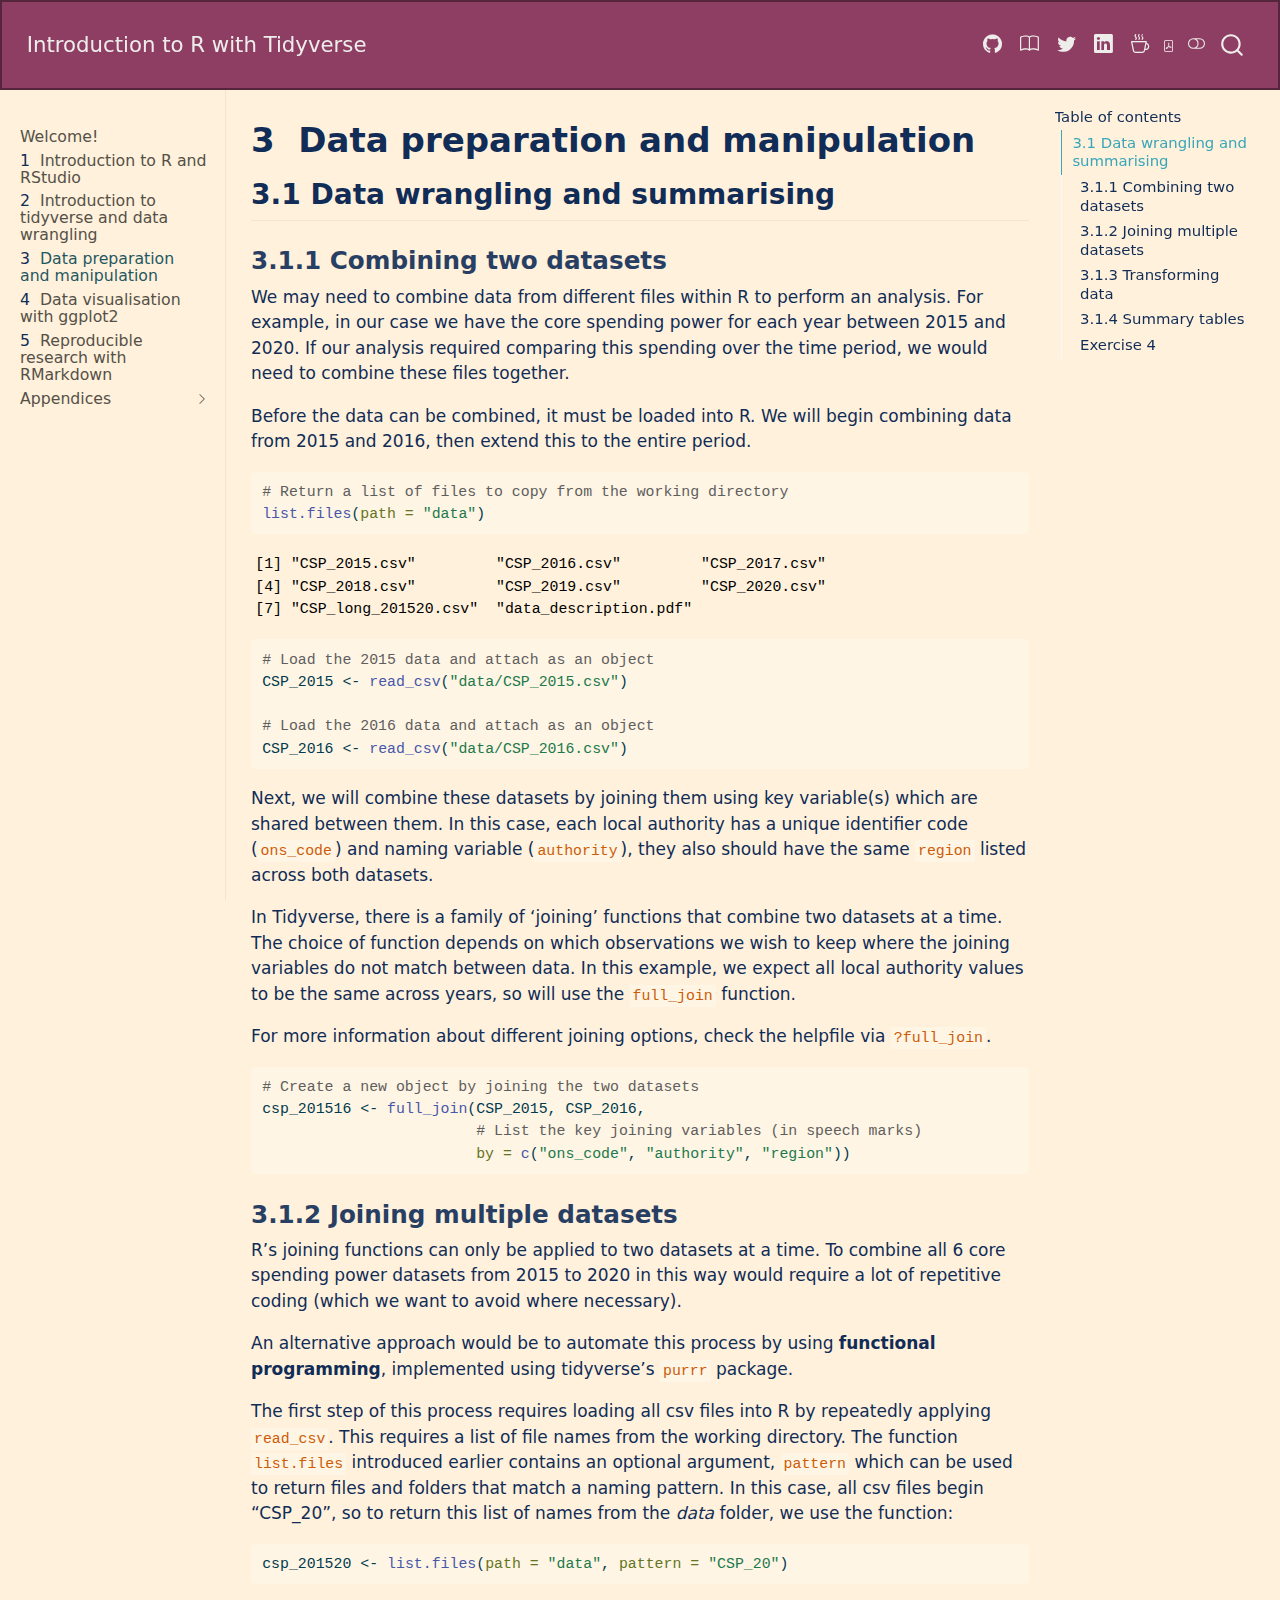
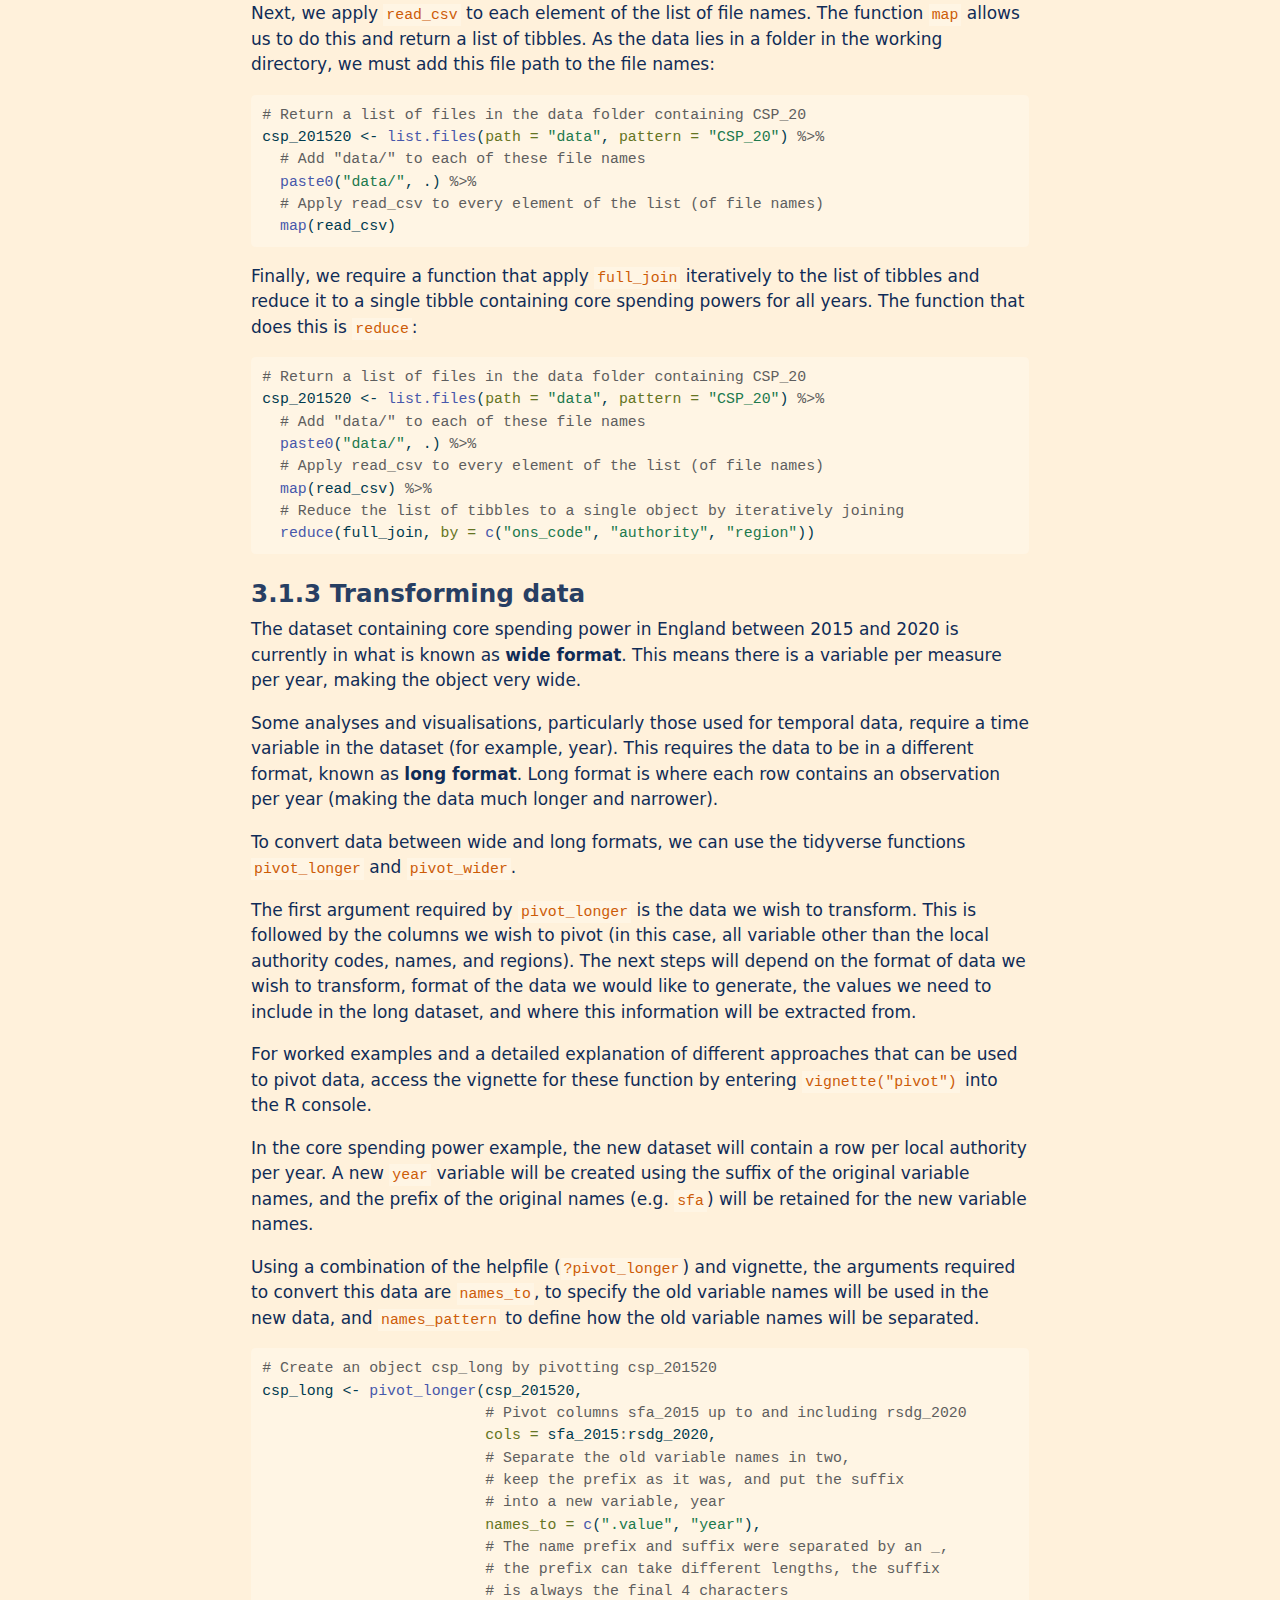
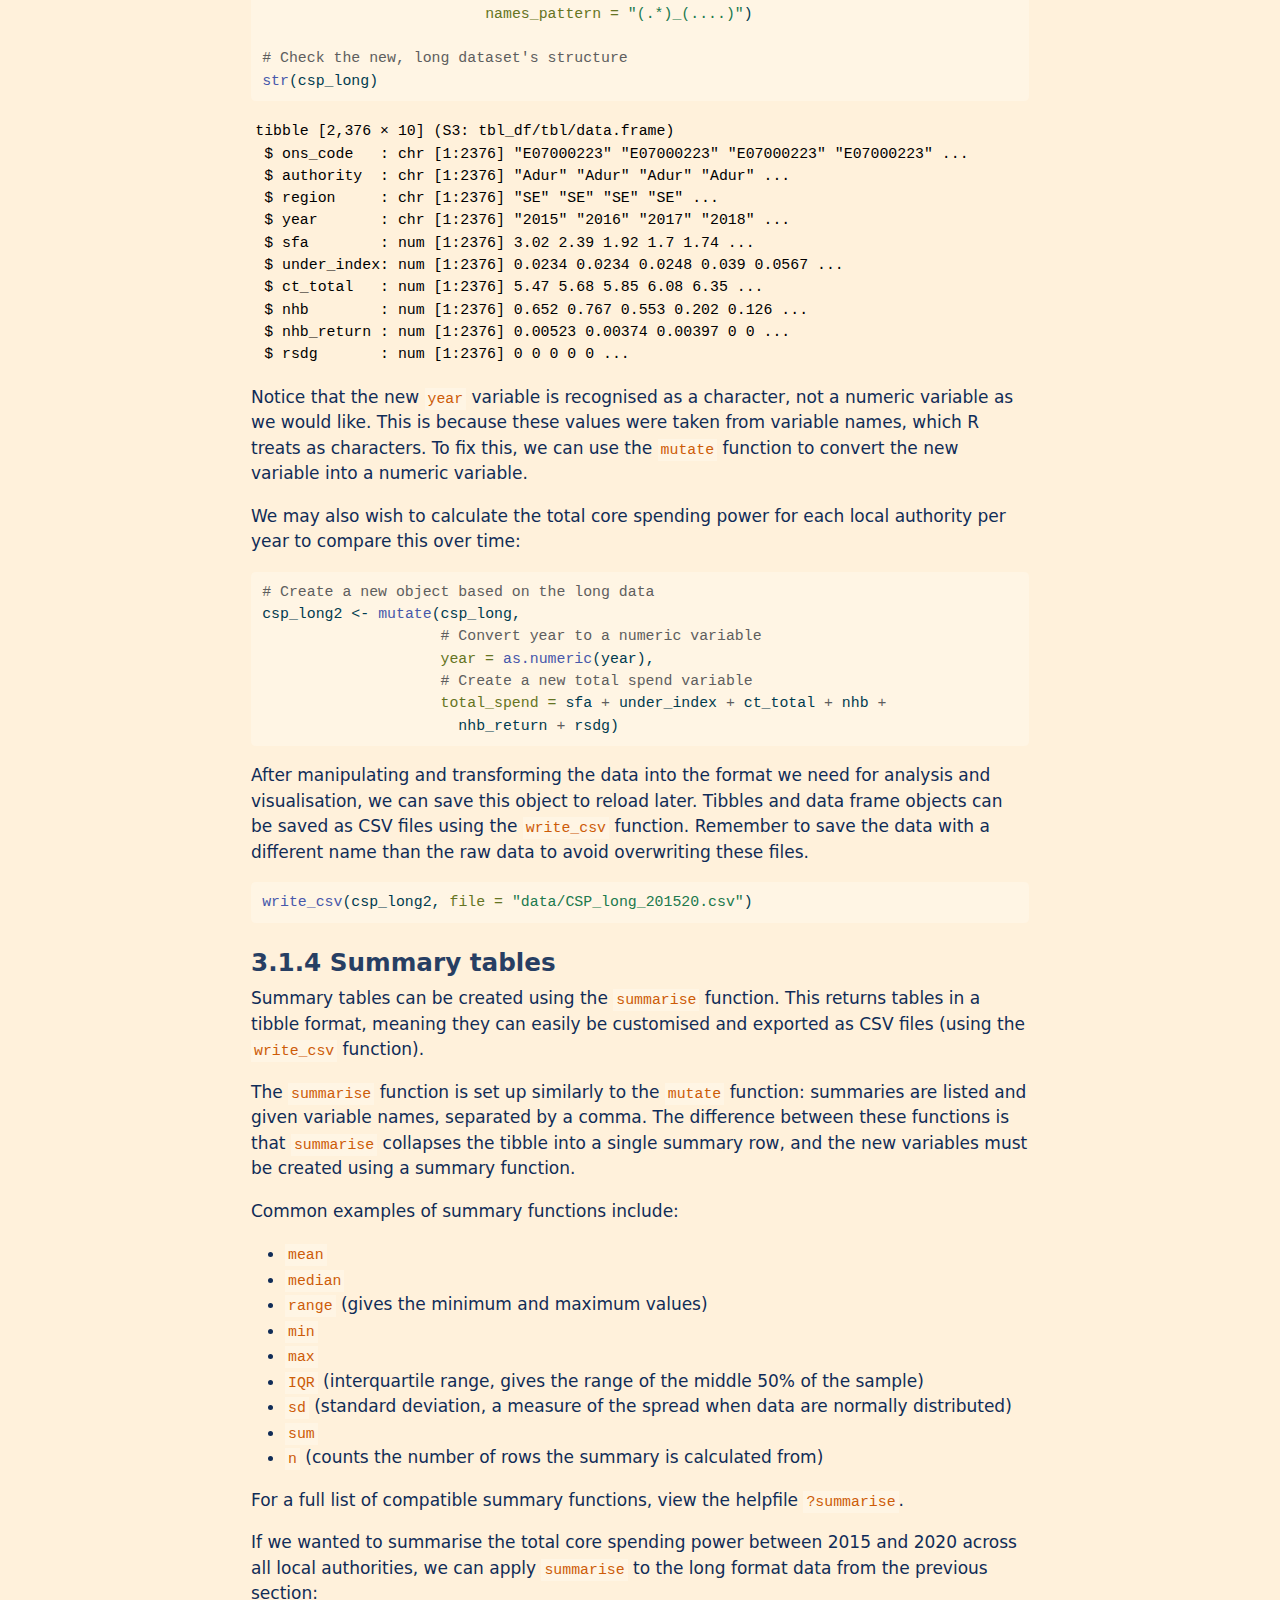
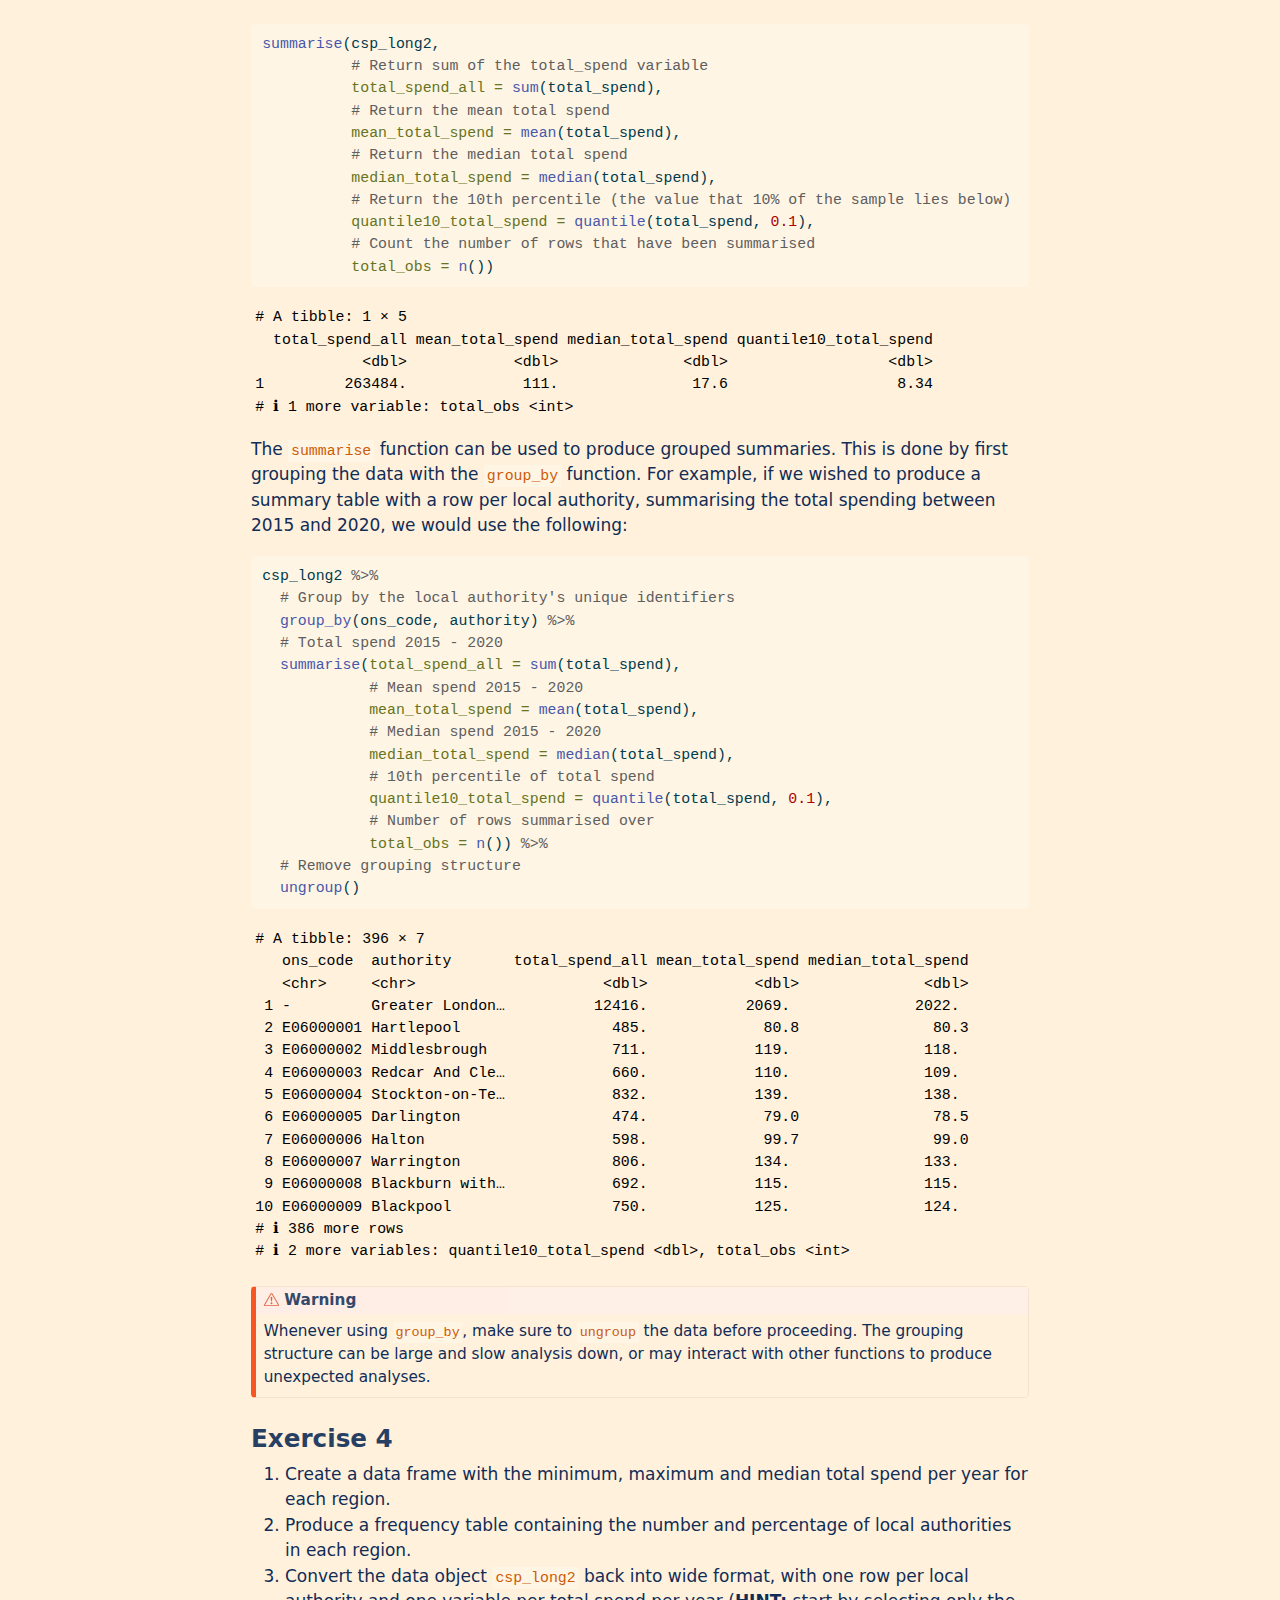
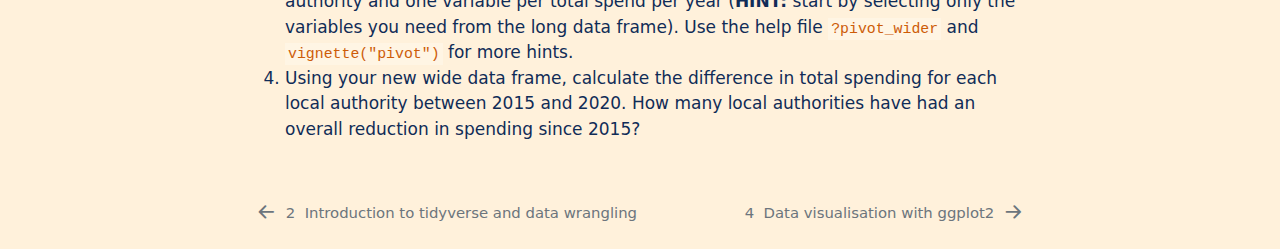
<file: docs/session3_notes.html>
<!DOCTYPE html>
<html xmlns="http://www.w3.org/1999/xhtml" lang="en" xml:lang="en"><head>

<meta charset="utf-8">
<meta name="generator" content="quarto-1.4.553">

<meta name="viewport" content="width=device-width, initial-scale=1.0, user-scalable=yes">


<title>Introduction to R with Tidyverse - 3&nbsp; Data preparation and manipulation</title>
<style>
code{white-space: pre-wrap;}
span.smallcaps{font-variant: small-caps;}
div.columns{display: flex; gap: min(4vw, 1.5em);}
div.column{flex: auto; overflow-x: auto;}
div.hanging-indent{margin-left: 1.5em; text-indent: -1.5em;}
ul.task-list{list-style: none;}
ul.task-list li input[type="checkbox"] {
  width: 0.8em;
  margin: 0 0.8em 0.2em -1em; /* quarto-specific, see https://github.com/quarto-dev/quarto-cli/issues/4556 */ 
  vertical-align: middle;
}
/* CSS for syntax highlighting */
pre > code.sourceCode { white-space: pre; position: relative; }
pre > code.sourceCode > span { line-height: 1.25; }
pre > code.sourceCode > span:empty { height: 1.2em; }
.sourceCode { overflow: visible; }
code.sourceCode > span { color: inherit; text-decoration: inherit; }
div.sourceCode { margin: 1em 0; }
pre.sourceCode { margin: 0; }
@media screen {
div.sourceCode { overflow: auto; }
}
@media print {
pre > code.sourceCode { white-space: pre-wrap; }
pre > code.sourceCode > span { text-indent: -5em; padding-left: 5em; }
}
pre.numberSource code
  { counter-reset: source-line 0; }
pre.numberSource code > span
  { position: relative; left: -4em; counter-increment: source-line; }
pre.numberSource code > span > a:first-child::before
  { content: counter(source-line);
    position: relative; left: -1em; text-align: right; vertical-align: baseline;
    border: none; display: inline-block;
    -webkit-touch-callout: none; -webkit-user-select: none;
    -khtml-user-select: none; -moz-user-select: none;
    -ms-user-select: none; user-select: none;
    padding: 0 4px; width: 4em;
  }
pre.numberSource { margin-left: 3em;  padding-left: 4px; }
div.sourceCode
  {   }
@media screen {
pre > code.sourceCode > span > a:first-child::before { text-decoration: underline; }
}
</style>


<script src="site_libs/quarto-nav/quarto-nav.js"></script>
<script src="site_libs/quarto-nav/headroom.min.js"></script>
<script src="site_libs/clipboard/clipboard.min.js"></script>
<script src="site_libs/quarto-search/autocomplete.umd.js"></script>
<script src="site_libs/quarto-search/fuse.min.js"></script>
<script src="site_libs/quarto-search/quarto-search.js"></script>
<meta name="quarto:offset" content="./">
<link href="./session4_notes.html" rel="next">
<link href="./session2_notes.html" rel="prev">
<script src="site_libs/quarto-html/quarto.js"></script>
<script src="site_libs/quarto-html/popper.min.js"></script>
<script src="site_libs/quarto-html/tippy.umd.min.js"></script>
<script src="site_libs/quarto-html/anchor.min.js"></script>
<link href="site_libs/quarto-html/tippy.css" rel="stylesheet">
<link href="site_libs/quarto-html/quarto-syntax-highlighting.css" rel="stylesheet" class="quarto-color-scheme" id="quarto-text-highlighting-styles">
<link href="site_libs/quarto-html/quarto-syntax-highlighting-dark.css" rel="prefetch" class="quarto-color-scheme quarto-color-alternate" id="quarto-text-highlighting-styles">
<script src="site_libs/bootstrap/bootstrap.min.js"></script>
<link href="site_libs/bootstrap/bootstrap-icons.css" rel="stylesheet">
<link href="site_libs/bootstrap/bootstrap.min.css" rel="stylesheet" class="quarto-color-scheme" id="quarto-bootstrap" data-mode="light">
<link href="site_libs/bootstrap/bootstrap-dark.min.css" rel="prefetch" class="quarto-color-scheme quarto-color-alternate" id="quarto-bootstrap" data-mode="dark">
<script id="quarto-search-options" type="application/json">{
  "location": "navbar",
  "copy-button": false,
  "collapse-after": 3,
  "panel-placement": "end",
  "type": "overlay",
  "limit": 50,
  "keyboard-shortcut": [
    "f",
    "/",
    "s"
  ],
  "show-item-context": false,
  "language": {
    "search-no-results-text": "No results",
    "search-matching-documents-text": "matching documents",
    "search-copy-link-title": "Copy link to search",
    "search-hide-matches-text": "Hide additional matches",
    "search-more-match-text": "more match in this document",
    "search-more-matches-text": "more matches in this document",
    "search-clear-button-title": "Clear",
    "search-text-placeholder": "",
    "search-detached-cancel-button-title": "Cancel",
    "search-submit-button-title": "Submit",
    "search-label": "Search"
  }
}</script>


</head>

<body class="nav-sidebar docked nav-fixed">

<div id="quarto-search-results"></div>
  <header id="quarto-header" class="headroom fixed-top">
    <nav class="navbar navbar-expand-lg " data-bs-theme="dark">
      <div class="navbar-container container-fluid">
      <div class="navbar-brand-container mx-auto">
    <a class="navbar-brand" href="./index.html">
    <span class="navbar-title">Introduction to R with Tidyverse</span>
    </a>
  </div>
            <div id="quarto-search" class="" title="Search"></div>
          <button class="navbar-toggler" type="button" data-bs-toggle="collapse" data-bs-target="#navbarCollapse" aria-controls="navbarCollapse" aria-expanded="false" aria-label="Toggle navigation" onclick="if (window.quartoToggleHeadroom) { window.quartoToggleHeadroom(); }">
  <span class="navbar-toggler-icon"></span>
</button>
          <div class="collapse navbar-collapse" id="navbarCollapse">
            <ul class="navbar-nav navbar-nav-scroll ms-auto">
  <li class="nav-item compact">
    <a class="nav-link" href="https://github.com/sophie-a-lee/"> <i class="bi bi-github" role="img" aria-label="Github">
</i> 
<span class="menu-text"></span></a>
  </li>  
  <li class="nav-item compact">
    <a class="nav-link" href="https://scubed.rbind.io/"> <i class="bi bi-book" role="img" aria-label="Website">
</i> 
<span class="menu-text"></span></a>
  </li>  
  <li class="nav-item compact">
    <a class="nav-link" href="https://x.com/SophieStats10"> <i class="bi bi-twitter" role="img" aria-label="Twitter">
</i> 
<span class="menu-text"></span></a>
  </li>  
  <li class="nav-item compact">
    <a class="nav-link" href="https://www.linkedin.com/in/sophie-a-lee/"> <i class="bi bi-linkedin" role="img" aria-label="LinkedIn">
</i> 
<span class="menu-text"></span></a>
  </li>  
  <li class="nav-item compact">
    <a class="nav-link" href="https://buymeacoffee.com/sophie_a_lee"> <i class="bi bi-cup-hot" role="img" aria-label="Buy me a coffee">
</i> 
<span class="menu-text"></span></a>
  </li>  
</ul>
          </div> <!-- /navcollapse -->
          <div class="quarto-navbar-tools">
    <a href="./Introduction-to-R-with-Tidyverse.pdf" title="Download PDF" class="quarto-navigation-tool px-1" aria-label="Download PDF"><i class="bi bi-file-pdf"></i></a>
  <a href="" class="quarto-color-scheme-toggle quarto-navigation-tool  px-1" onclick="window.quartoToggleColorScheme(); return false;" title="Toggle dark mode"><i class="bi"></i></a>
</div>
      </div> <!-- /container-fluid -->
    </nav>
  <nav class="quarto-secondary-nav">
    <div class="container-fluid d-flex">
      <button type="button" class="quarto-btn-toggle btn" data-bs-toggle="collapse" data-bs-target=".quarto-sidebar-collapse-item" aria-controls="quarto-sidebar" aria-expanded="false" aria-label="Toggle sidebar navigation" onclick="if (window.quartoToggleHeadroom) { window.quartoToggleHeadroom(); }">
        <i class="bi bi-layout-text-sidebar-reverse"></i>
      </button>
        <nav class="quarto-page-breadcrumbs" aria-label="breadcrumb"><ol class="breadcrumb"><li class="breadcrumb-item"><a href="./session3_notes.html"><span class="chapter-number">3</span>&nbsp; <span class="chapter-title">Data preparation and manipulation</span></a></li></ol></nav>
        <a class="flex-grow-1" role="button" data-bs-toggle="collapse" data-bs-target=".quarto-sidebar-collapse-item" aria-controls="quarto-sidebar" aria-expanded="false" aria-label="Toggle sidebar navigation" onclick="if (window.quartoToggleHeadroom) { window.quartoToggleHeadroom(); }">      
        </a>
    </div>
  </nav>
</header>
<!-- content -->
<div id="quarto-content" class="quarto-container page-columns page-rows-contents page-layout-article page-navbar">
<!-- sidebar -->
  <nav id="quarto-sidebar" class="sidebar collapse collapse-horizontal quarto-sidebar-collapse-item sidebar-navigation docked overflow-auto">
    <div class="sidebar-menu-container"> 
    <ul class="list-unstyled mt-1">
        <li class="sidebar-item">
  <div class="sidebar-item-container"> 
  <a href="./index.html" class="sidebar-item-text sidebar-link">
 <span class="menu-text">Welcome!</span></a>
  </div>
</li>
        <li class="sidebar-item">
  <div class="sidebar-item-container"> 
  <a href="./session1_notes.html" class="sidebar-item-text sidebar-link">
 <span class="menu-text"><span class="chapter-number">1</span>&nbsp; <span class="chapter-title">Introduction to R and RStudio</span></span></a>
  </div>
</li>
        <li class="sidebar-item">
  <div class="sidebar-item-container"> 
  <a href="./session2_notes.html" class="sidebar-item-text sidebar-link">
 <span class="menu-text"><span class="chapter-number">2</span>&nbsp; <span class="chapter-title">Introduction to tidyverse and data wrangling</span></span></a>
  </div>
</li>
        <li class="sidebar-item">
  <div class="sidebar-item-container"> 
  <a href="./session3_notes.html" class="sidebar-item-text sidebar-link active">
 <span class="menu-text"><span class="chapter-number">3</span>&nbsp; <span class="chapter-title">Data preparation and manipulation</span></span></a>
  </div>
</li>
        <li class="sidebar-item">
  <div class="sidebar-item-container"> 
  <a href="./session4_notes.html" class="sidebar-item-text sidebar-link">
 <span class="menu-text"><span class="chapter-number">4</span>&nbsp; <span class="chapter-title">Data visualisation with ggplot2</span></span></a>
  </div>
</li>
        <li class="sidebar-item">
  <div class="sidebar-item-container"> 
  <a href="./session5_notes.html" class="sidebar-item-text sidebar-link">
 <span class="menu-text"><span class="chapter-number">5</span>&nbsp; <span class="chapter-title">Reproducible research with RMarkdown</span></span></a>
  </div>
</li>
        <li class="sidebar-item sidebar-item-section">
      <div class="sidebar-item-container"> 
            <a class="sidebar-item-text sidebar-link text-start collapsed" data-bs-toggle="collapse" data-bs-target="#quarto-sidebar-section-1" aria-expanded="false">
 <span class="menu-text">Appendices</span></a>
          <a class="sidebar-item-toggle text-start collapsed" data-bs-toggle="collapse" data-bs-target="#quarto-sidebar-section-1" aria-expanded="false" aria-label="Toggle section">
            <i class="bi bi-chevron-right ms-2"></i>
          </a> 
      </div>
      <ul id="quarto-sidebar-section-1" class="collapse list-unstyled sidebar-section depth1 ">  
          <li class="sidebar-item">
  <div class="sidebar-item-container"> 
  <a href="./data_description.html" class="sidebar-item-text sidebar-link">
 <span class="menu-text">Data description</span></a>
  </div>
</li>
          <li class="sidebar-item">
  <div class="sidebar-item-container"> 
  <a href="./exercise_solutions.html" class="sidebar-item-text sidebar-link">
 <span class="menu-text">Exercise solutions</span></a>
  </div>
</li>
      </ul>
  </li>
    </ul>
    </div>
</nav>
<div id="quarto-sidebar-glass" class="quarto-sidebar-collapse-item" data-bs-toggle="collapse" data-bs-target=".quarto-sidebar-collapse-item"></div>
<!-- margin-sidebar -->
    <div id="quarto-margin-sidebar" class="sidebar margin-sidebar">
        <nav id="TOC" role="doc-toc" class="toc-active">
    <h2 id="toc-title">Table of contents</h2>
   
  <ul>
  <li><a href="#data-wrangling-and-summarising" id="toc-data-wrangling-and-summarising" class="nav-link active" data-scroll-target="#data-wrangling-and-summarising"><span class="header-section-number">3.1</span> Data wrangling and summarising</a>
  <ul class="collapse">
  <li><a href="#combining-two-datasets" id="toc-combining-two-datasets" class="nav-link" data-scroll-target="#combining-two-datasets"><span class="header-section-number">3.1.1</span> Combining two datasets</a></li>
  <li><a href="#joining-multiple-datasets" id="toc-joining-multiple-datasets" class="nav-link" data-scroll-target="#joining-multiple-datasets"><span class="header-section-number">3.1.2</span> Joining multiple datasets</a></li>
  <li><a href="#transforming-data" id="toc-transforming-data" class="nav-link" data-scroll-target="#transforming-data"><span class="header-section-number">3.1.3</span> Transforming data</a></li>
  <li><a href="#summary-tables" id="toc-summary-tables" class="nav-link" data-scroll-target="#summary-tables"><span class="header-section-number">3.1.4</span> Summary tables</a></li>
  <li><a href="#exercise-4" id="toc-exercise-4" class="nav-link" data-scroll-target="#exercise-4">Exercise 4</a></li>
  </ul></li>
  </ul>
</nav>
    </div>
<!-- main -->
<main class="content" id="quarto-document-content">

<header id="title-block-header" class="quarto-title-block default">
<div class="quarto-title">
<h1 class="title"><span class="chapter-number">3</span>&nbsp; <span class="chapter-title">Data preparation and manipulation</span></h1>
</div>



<div class="quarto-title-meta">

    
  
    
  </div>
  


</header>


<section id="data-wrangling-and-summarising" class="level2" data-number="3.1">
<h2 data-number="3.1" class="anchored" data-anchor-id="data-wrangling-and-summarising"><span class="header-section-number">3.1</span> Data wrangling and summarising</h2>
<section id="combining-two-datasets" class="level3" data-number="3.1.1">
<h3 data-number="3.1.1" class="anchored" data-anchor-id="combining-two-datasets"><span class="header-section-number">3.1.1</span> Combining two datasets</h3>
<p>We may need to combine data from different files within R to perform an analysis. For example, in our case we have the core spending power for each year between 2015 and 2020. If our analysis required comparing this spending over the time period, we would need to combine these files together.</p>
<p>Before the data can be combined, it must be loaded into R. We will begin combining data from 2015 and 2016, then extend this to the entire period.</p>
<div class="cell">
<div class="sourceCode cell-code" id="cb1"><pre class="sourceCode r code-with-copy"><code class="sourceCode r"><span id="cb1-1"><a href="#cb1-1" aria-hidden="true" tabindex="-1"></a><span class="co"># Return a list of files to copy from the working directory</span></span>
<span id="cb1-2"><a href="#cb1-2" aria-hidden="true" tabindex="-1"></a><span class="fu">list.files</span>(<span class="at">path =</span> <span class="st">"data"</span>)</span></code><button title="Copy to Clipboard" class="code-copy-button"><i class="bi"></i></button></pre></div>
<div class="cell-output cell-output-stdout">
<pre><code>[1] "CSP_2015.csv"         "CSP_2016.csv"         "CSP_2017.csv"        
[4] "CSP_2018.csv"         "CSP_2019.csv"         "CSP_2020.csv"        
[7] "CSP_long_201520.csv"  "data_description.pdf"</code></pre>
</div>
<div class="sourceCode cell-code" id="cb3"><pre class="sourceCode r code-with-copy"><code class="sourceCode r"><span id="cb3-1"><a href="#cb3-1" aria-hidden="true" tabindex="-1"></a><span class="co"># Load the 2015 data and attach as an object</span></span>
<span id="cb3-2"><a href="#cb3-2" aria-hidden="true" tabindex="-1"></a>CSP_2015 <span class="ot">&lt;-</span> <span class="fu">read_csv</span>(<span class="st">"data/CSP_2015.csv"</span>)</span>
<span id="cb3-3"><a href="#cb3-3" aria-hidden="true" tabindex="-1"></a></span>
<span id="cb3-4"><a href="#cb3-4" aria-hidden="true" tabindex="-1"></a><span class="co"># Load the 2016 data and attach as an object</span></span>
<span id="cb3-5"><a href="#cb3-5" aria-hidden="true" tabindex="-1"></a>CSP_2016 <span class="ot">&lt;-</span> <span class="fu">read_csv</span>(<span class="st">"data/CSP_2016.csv"</span>)</span></code><button title="Copy to Clipboard" class="code-copy-button"><i class="bi"></i></button></pre></div>
</div>
<p>Next, we will combine these datasets by joining them using key variable(s) which are shared between them. In this case, each local authority has a unique identifier code (<code>ons_code</code>) and naming variable (<code>authority</code>), they also should have the same <code>region</code> listed across both datasets.</p>
<p>In Tidyverse, there is a family of ‘joining’ functions that combine two datasets at a time. The choice of function depends on which observations we wish to keep where the joining variables do not match between data. In this example, we expect all local authority values to be the same across years, so will use the <code>full_join</code> function.</p>
<p>For more information about different joining options, check the helpfile via <code>?full_join</code>.</p>
<div class="cell">
<div class="sourceCode cell-code" id="cb4"><pre class="sourceCode r code-with-copy"><code class="sourceCode r"><span id="cb4-1"><a href="#cb4-1" aria-hidden="true" tabindex="-1"></a><span class="co"># Create a new object by joining the two datasets</span></span>
<span id="cb4-2"><a href="#cb4-2" aria-hidden="true" tabindex="-1"></a>csp_201516 <span class="ot">&lt;-</span> <span class="fu">full_join</span>(CSP_2015, CSP_2016, </span>
<span id="cb4-3"><a href="#cb4-3" aria-hidden="true" tabindex="-1"></a>                        <span class="co"># List the key joining variables (in speech marks)</span></span>
<span id="cb4-4"><a href="#cb4-4" aria-hidden="true" tabindex="-1"></a>                        <span class="at">by =</span> <span class="fu">c</span>(<span class="st">"ons_code"</span>, <span class="st">"authority"</span>, <span class="st">"region"</span>))</span></code><button title="Copy to Clipboard" class="code-copy-button"><i class="bi"></i></button></pre></div>
</div>
</section>
<section id="joining-multiple-datasets" class="level3" data-number="3.1.2">
<h3 data-number="3.1.2" class="anchored" data-anchor-id="joining-multiple-datasets"><span class="header-section-number">3.1.2</span> Joining multiple datasets</h3>
<p>R’s joining functions can only be applied to two datasets at a time. To combine all 6 core spending power datasets from 2015 to 2020 in this way would require a lot of repetitive coding (which we want to avoid where necessary).</p>
<p>An alternative approach would be to automate this process by using <strong>functional programming</strong>, implemented using tidyverse’s <code>purrr</code> package.</p>
<p>The first step of this process requires loading all csv files into R by repeatedly applying <code>read_csv</code>. This requires a list of file names from the working directory. The function <code>list.files</code> introduced earlier contains an optional argument, <code>pattern</code> which can be used to return files and folders that match a naming pattern. In this case, all csv files begin “CSP_20”, so to return this list of names from the <em>data</em> folder, we use the function:</p>
<div class="cell">
<div class="sourceCode cell-code" id="cb5"><pre class="sourceCode r code-with-copy"><code class="sourceCode r"><span id="cb5-1"><a href="#cb5-1" aria-hidden="true" tabindex="-1"></a>csp_201520 <span class="ot">&lt;-</span> <span class="fu">list.files</span>(<span class="at">path =</span> <span class="st">"data"</span>, <span class="at">pattern =</span> <span class="st">"CSP_20"</span>)</span></code><button title="Copy to Clipboard" class="code-copy-button"><i class="bi"></i></button></pre></div>
</div>
<p>Next, we apply <code>read_csv</code> to each element of the list of file names. The function <code>map</code> allows us to do this and return a list of tibbles. As the data lies in a folder in the working directory, we must add this file path to the file names:</p>
<div class="cell">
<div class="sourceCode cell-code" id="cb6"><pre class="sourceCode r code-with-copy"><code class="sourceCode r"><span id="cb6-1"><a href="#cb6-1" aria-hidden="true" tabindex="-1"></a><span class="co"># Return a list of files in the data folder containing CSP_20</span></span>
<span id="cb6-2"><a href="#cb6-2" aria-hidden="true" tabindex="-1"></a>csp_201520 <span class="ot">&lt;-</span> <span class="fu">list.files</span>(<span class="at">path =</span> <span class="st">"data"</span>, <span class="at">pattern =</span> <span class="st">"CSP_20"</span>) <span class="sc">%&gt;%</span> </span>
<span id="cb6-3"><a href="#cb6-3" aria-hidden="true" tabindex="-1"></a>  <span class="co"># Add "data/" to each of these file names</span></span>
<span id="cb6-4"><a href="#cb6-4" aria-hidden="true" tabindex="-1"></a>  <span class="fu">paste0</span>(<span class="st">"data/"</span>, .) <span class="sc">%&gt;%</span> </span>
<span id="cb6-5"><a href="#cb6-5" aria-hidden="true" tabindex="-1"></a>  <span class="co"># Apply read_csv to every element of the list (of file names)</span></span>
<span id="cb6-6"><a href="#cb6-6" aria-hidden="true" tabindex="-1"></a>  <span class="fu">map</span>(read_csv)</span></code><button title="Copy to Clipboard" class="code-copy-button"><i class="bi"></i></button></pre></div>
</div>
<p>Finally, we require a function that apply <code>full_join</code> iteratively to the list of tibbles and reduce it to a single tibble containing core spending powers for all years. The function that does this is <code>reduce</code>:</p>
<div class="cell">
<div class="sourceCode cell-code" id="cb7"><pre class="sourceCode r code-with-copy"><code class="sourceCode r"><span id="cb7-1"><a href="#cb7-1" aria-hidden="true" tabindex="-1"></a><span class="co"># Return a list of files in the data folder containing CSP_20</span></span>
<span id="cb7-2"><a href="#cb7-2" aria-hidden="true" tabindex="-1"></a>csp_201520 <span class="ot">&lt;-</span> <span class="fu">list.files</span>(<span class="at">path =</span> <span class="st">"data"</span>, <span class="at">pattern =</span> <span class="st">"CSP_20"</span>) <span class="sc">%&gt;%</span> </span>
<span id="cb7-3"><a href="#cb7-3" aria-hidden="true" tabindex="-1"></a>  <span class="co"># Add "data/" to each of these file names</span></span>
<span id="cb7-4"><a href="#cb7-4" aria-hidden="true" tabindex="-1"></a>  <span class="fu">paste0</span>(<span class="st">"data/"</span>, .) <span class="sc">%&gt;%</span> </span>
<span id="cb7-5"><a href="#cb7-5" aria-hidden="true" tabindex="-1"></a>  <span class="co"># Apply read_csv to every element of the list (of file names)</span></span>
<span id="cb7-6"><a href="#cb7-6" aria-hidden="true" tabindex="-1"></a>  <span class="fu">map</span>(read_csv) <span class="sc">%&gt;%</span> </span>
<span id="cb7-7"><a href="#cb7-7" aria-hidden="true" tabindex="-1"></a>  <span class="co"># Reduce the list of tibbles to a single object by iteratively joining</span></span>
<span id="cb7-8"><a href="#cb7-8" aria-hidden="true" tabindex="-1"></a>  <span class="fu">reduce</span>(full_join, <span class="at">by =</span> <span class="fu">c</span>(<span class="st">"ons_code"</span>, <span class="st">"authority"</span>, <span class="st">"region"</span>))</span></code><button title="Copy to Clipboard" class="code-copy-button"><i class="bi"></i></button></pre></div>
</div>
</section>
<section id="transforming-data" class="level3" data-number="3.1.3">
<h3 data-number="3.1.3" class="anchored" data-anchor-id="transforming-data"><span class="header-section-number">3.1.3</span> Transforming data</h3>
<p>The dataset containing core spending power in England between 2015 and 2020 is currently in what is known as <strong>wide format</strong>. This means there is a variable per measure per year, making the object very wide.</p>
<p>Some analyses and visualisations, particularly those used for temporal data, require a time variable in the dataset (for example, year). This requires the data to be in a different format, known as <strong>long format</strong>. Long format is where each row contains an observation per year (making the data much longer and narrower).</p>
<p>To convert data between wide and long formats, we can use the tidyverse functions <code>pivot_longer</code> and <code>pivot_wider</code>.</p>
<p>The first argument required by <code>pivot_longer</code> is the data we wish to transform. This is followed by the columns we wish to pivot (in this case, all variable other than the local authority codes, names, and regions). The next steps will depend on the format of data we wish to transform, format of the data we would like to generate, the values we need to include in the long dataset, and where this information will be extracted from.</p>
<p>For worked examples and a detailed explanation of different approaches that can be used to pivot data, access the vignette for these function by entering <code>vignette("pivot")</code> into the R console.</p>
<p>In the core spending power example, the new dataset will contain a row per local authority per year. A new <code>year</code> variable will be created using the suffix of the original variable names, and the prefix of the original names (e.g.&nbsp;<code>sfa</code>) will be retained for the new variable names.</p>
<p>Using a combination of the helpfile (<code>?pivot_longer</code>) and vignette, the arguments required to convert this data are <code>names_to</code>, to specify the old variable names will be used in the new data, and <code>names_pattern</code> to define how the old variable names will be separated.</p>
<div class="cell">
<div class="sourceCode cell-code" id="cb8"><pre class="sourceCode r code-with-copy"><code class="sourceCode r"><span id="cb8-1"><a href="#cb8-1" aria-hidden="true" tabindex="-1"></a><span class="co"># Create an object csp_long by pivotting csp_201520</span></span>
<span id="cb8-2"><a href="#cb8-2" aria-hidden="true" tabindex="-1"></a>csp_long <span class="ot">&lt;-</span> <span class="fu">pivot_longer</span>(csp_201520, </span>
<span id="cb8-3"><a href="#cb8-3" aria-hidden="true" tabindex="-1"></a>                         <span class="co"># Pivot columns sfa_2015 up to and including rsdg_2020</span></span>
<span id="cb8-4"><a href="#cb8-4" aria-hidden="true" tabindex="-1"></a>                         <span class="at">cols =</span> sfa_2015<span class="sc">:</span>rsdg_2020,</span>
<span id="cb8-5"><a href="#cb8-5" aria-hidden="true" tabindex="-1"></a>                         <span class="co"># Separate the old variable names in two, </span></span>
<span id="cb8-6"><a href="#cb8-6" aria-hidden="true" tabindex="-1"></a>                         <span class="co"># keep the prefix as it was, and put the suffix </span></span>
<span id="cb8-7"><a href="#cb8-7" aria-hidden="true" tabindex="-1"></a>                         <span class="co"># into a new variable, year</span></span>
<span id="cb8-8"><a href="#cb8-8" aria-hidden="true" tabindex="-1"></a>                         <span class="at">names_to =</span> <span class="fu">c</span>(<span class="st">".value"</span>, <span class="st">"year"</span>),</span>
<span id="cb8-9"><a href="#cb8-9" aria-hidden="true" tabindex="-1"></a>                         <span class="co"># The name prefix and suffix were separated by an _,</span></span>
<span id="cb8-10"><a href="#cb8-10" aria-hidden="true" tabindex="-1"></a>                         <span class="co"># the prefix can take different lengths, the suffix </span></span>
<span id="cb8-11"><a href="#cb8-11" aria-hidden="true" tabindex="-1"></a>                         <span class="co"># is always the final 4 characters</span></span>
<span id="cb8-12"><a href="#cb8-12" aria-hidden="true" tabindex="-1"></a>                         <span class="at">names_pattern =</span> <span class="st">"(.*)_(....)"</span>)</span>
<span id="cb8-13"><a href="#cb8-13" aria-hidden="true" tabindex="-1"></a></span>
<span id="cb8-14"><a href="#cb8-14" aria-hidden="true" tabindex="-1"></a><span class="co"># Check the new, long dataset's structure</span></span>
<span id="cb8-15"><a href="#cb8-15" aria-hidden="true" tabindex="-1"></a><span class="fu">str</span>(csp_long)</span></code><button title="Copy to Clipboard" class="code-copy-button"><i class="bi"></i></button></pre></div>
<div class="cell-output cell-output-stdout">
<pre><code>tibble [2,376 × 10] (S3: tbl_df/tbl/data.frame)
 $ ons_code   : chr [1:2376] "E07000223" "E07000223" "E07000223" "E07000223" ...
 $ authority  : chr [1:2376] "Adur" "Adur" "Adur" "Adur" ...
 $ region     : chr [1:2376] "SE" "SE" "SE" "SE" ...
 $ year       : chr [1:2376] "2015" "2016" "2017" "2018" ...
 $ sfa        : num [1:2376] 3.02 2.39 1.92 1.7 1.74 ...
 $ under_index: num [1:2376] 0.0234 0.0234 0.0248 0.039 0.0567 ...
 $ ct_total   : num [1:2376] 5.47 5.68 5.85 6.08 6.35 ...
 $ nhb        : num [1:2376] 0.652 0.767 0.553 0.202 0.126 ...
 $ nhb_return : num [1:2376] 0.00523 0.00374 0.00397 0 0 ...
 $ rsdg       : num [1:2376] 0 0 0 0 0 ...</code></pre>
</div>
</div>
<p>Notice that the new <code>year</code> variable is recognised as a character, not a numeric variable as we would like. This is because these values were taken from variable names, which R treats as characters. To fix this, we can use the <code>mutate</code> function to convert the new variable into a numeric variable.</p>
<p>We may also wish to calculate the total core spending power for each local authority per year to compare this over time:</p>
<div class="cell">
<div class="sourceCode cell-code" id="cb10"><pre class="sourceCode r code-with-copy"><code class="sourceCode r"><span id="cb10-1"><a href="#cb10-1" aria-hidden="true" tabindex="-1"></a><span class="co"># Create a new object based on the long data</span></span>
<span id="cb10-2"><a href="#cb10-2" aria-hidden="true" tabindex="-1"></a>csp_long2 <span class="ot">&lt;-</span> <span class="fu">mutate</span>(csp_long, </span>
<span id="cb10-3"><a href="#cb10-3" aria-hidden="true" tabindex="-1"></a>                    <span class="co"># Convert year to a numeric variable</span></span>
<span id="cb10-4"><a href="#cb10-4" aria-hidden="true" tabindex="-1"></a>                    <span class="at">year =</span> <span class="fu">as.numeric</span>(year),</span>
<span id="cb10-5"><a href="#cb10-5" aria-hidden="true" tabindex="-1"></a>                    <span class="co"># Create a new total spend variable</span></span>
<span id="cb10-6"><a href="#cb10-6" aria-hidden="true" tabindex="-1"></a>                    <span class="at">total_spend =</span> sfa <span class="sc">+</span> under_index <span class="sc">+</span> ct_total <span class="sc">+</span> nhb <span class="sc">+</span> </span>
<span id="cb10-7"><a href="#cb10-7" aria-hidden="true" tabindex="-1"></a>                      nhb_return <span class="sc">+</span> rsdg)</span></code><button title="Copy to Clipboard" class="code-copy-button"><i class="bi"></i></button></pre></div>
</div>
<p>After manipulating and transforming the data into the format we need for analysis and visualisation, we can save this object to reload later. Tibbles and data frame objects can be saved as CSV files using the <code>write_csv</code> function. Remember to save the data with a different name than the raw data to avoid overwriting these files.</p>
<div class="cell">
<div class="sourceCode cell-code" id="cb11"><pre class="sourceCode r code-with-copy"><code class="sourceCode r"><span id="cb11-1"><a href="#cb11-1" aria-hidden="true" tabindex="-1"></a><span class="fu">write_csv</span>(csp_long2, <span class="at">file =</span> <span class="st">"data/CSP_long_201520.csv"</span>)</span></code><button title="Copy to Clipboard" class="code-copy-button"><i class="bi"></i></button></pre></div>
</div>
</section>
<section id="summary-tables" class="level3" data-number="3.1.4">
<h3 data-number="3.1.4" class="anchored" data-anchor-id="summary-tables"><span class="header-section-number">3.1.4</span> Summary tables</h3>
<p>Summary tables can be created using the <code>summarise</code> function. This returns tables in a tibble format, meaning they can easily be customised and exported as CSV files (using the <code>write_csv</code> function).</p>
<p>The <code>summarise</code> function is set up similarly to the <code>mutate</code> function: summaries are listed and given variable names, separated by a comma. The difference between these functions is that <code>summarise</code> collapses the tibble into a single summary row, and the new variables must be created using a summary function.</p>
<p>Common examples of summary functions include:</p>
<ul>
<li><code>mean</code></li>
<li><code>median</code></li>
<li><code>range</code> (gives the minimum and maximum values)</li>
<li><code>min</code></li>
<li><code>max</code></li>
<li><code>IQR</code> (interquartile range, gives the range of the middle 50% of the sample)</li>
<li><code>sd</code> (standard deviation, a measure of the spread when data are normally distributed)</li>
<li><code>sum</code></li>
<li><code>n</code> (counts the number of rows the summary is calculated from)</li>
</ul>
<p>For a full list of compatible summary functions, view the helpfile <code>?summarise</code>.</p>
<p>If we wanted to summarise the total core spending power between 2015 and 2020 across all local authorities, we can apply <code>summarise</code> to the long format data from the previous section:</p>
<div class="cell">
<div class="sourceCode cell-code" id="cb12"><pre class="sourceCode r code-with-copy"><code class="sourceCode r"><span id="cb12-1"><a href="#cb12-1" aria-hidden="true" tabindex="-1"></a><span class="fu">summarise</span>(csp_long2, </span>
<span id="cb12-2"><a href="#cb12-2" aria-hidden="true" tabindex="-1"></a>          <span class="co"># Return sum of the total_spend variable</span></span>
<span id="cb12-3"><a href="#cb12-3" aria-hidden="true" tabindex="-1"></a>          <span class="at">total_spend_all =</span> <span class="fu">sum</span>(total_spend),</span>
<span id="cb12-4"><a href="#cb12-4" aria-hidden="true" tabindex="-1"></a>          <span class="co"># Return the mean total spend</span></span>
<span id="cb12-5"><a href="#cb12-5" aria-hidden="true" tabindex="-1"></a>          <span class="at">mean_total_spend =</span> <span class="fu">mean</span>(total_spend),</span>
<span id="cb12-6"><a href="#cb12-6" aria-hidden="true" tabindex="-1"></a>          <span class="co"># Return the median total spend</span></span>
<span id="cb12-7"><a href="#cb12-7" aria-hidden="true" tabindex="-1"></a>          <span class="at">median_total_spend =</span> <span class="fu">median</span>(total_spend),</span>
<span id="cb12-8"><a href="#cb12-8" aria-hidden="true" tabindex="-1"></a>          <span class="co"># Return the 10th percentile (the value that 10% of the sample lies below)</span></span>
<span id="cb12-9"><a href="#cb12-9" aria-hidden="true" tabindex="-1"></a>          <span class="at">quantile10_total_spend =</span> <span class="fu">quantile</span>(total_spend, <span class="fl">0.1</span>),</span>
<span id="cb12-10"><a href="#cb12-10" aria-hidden="true" tabindex="-1"></a>          <span class="co"># Count the number of rows that have been summarised</span></span>
<span id="cb12-11"><a href="#cb12-11" aria-hidden="true" tabindex="-1"></a>          <span class="at">total_obs =</span> <span class="fu">n</span>())</span></code><button title="Copy to Clipboard" class="code-copy-button"><i class="bi"></i></button></pre></div>
<div class="cell-output cell-output-stdout">
<pre><code># A tibble: 1 × 5
  total_spend_all mean_total_spend median_total_spend quantile10_total_spend
            &lt;dbl&gt;            &lt;dbl&gt;              &lt;dbl&gt;                  &lt;dbl&gt;
1         263484.             111.               17.6                   8.34
# ℹ 1 more variable: total_obs &lt;int&gt;</code></pre>
</div>
</div>
<p>The <code>summarise</code> function can be used to produce grouped summaries. This is done by first grouping the data with the <code>group_by</code> function. For example, if we wished to produce a summary table with a row per local authority, summarising the total spending between 2015 and 2020, we would use the following:</p>
<div class="cell">
<div class="sourceCode cell-code" id="cb14"><pre class="sourceCode r code-with-copy"><code class="sourceCode r"><span id="cb14-1"><a href="#cb14-1" aria-hidden="true" tabindex="-1"></a>csp_long2 <span class="sc">%&gt;%</span> </span>
<span id="cb14-2"><a href="#cb14-2" aria-hidden="true" tabindex="-1"></a>  <span class="co"># Group by the local authority's unique identifiers</span></span>
<span id="cb14-3"><a href="#cb14-3" aria-hidden="true" tabindex="-1"></a>  <span class="fu">group_by</span>(ons_code, authority) <span class="sc">%&gt;%</span> </span>
<span id="cb14-4"><a href="#cb14-4" aria-hidden="true" tabindex="-1"></a>  <span class="co"># Total spend 2015 - 2020</span></span>
<span id="cb14-5"><a href="#cb14-5" aria-hidden="true" tabindex="-1"></a>  <span class="fu">summarise</span>(<span class="at">total_spend_all =</span> <span class="fu">sum</span>(total_spend),</span>
<span id="cb14-6"><a href="#cb14-6" aria-hidden="true" tabindex="-1"></a>            <span class="co"># Mean spend 2015 - 2020  </span></span>
<span id="cb14-7"><a href="#cb14-7" aria-hidden="true" tabindex="-1"></a>            <span class="at">mean_total_spend =</span> <span class="fu">mean</span>(total_spend),</span>
<span id="cb14-8"><a href="#cb14-8" aria-hidden="true" tabindex="-1"></a>            <span class="co"># Median spend 2015 - 2020</span></span>
<span id="cb14-9"><a href="#cb14-9" aria-hidden="true" tabindex="-1"></a>            <span class="at">median_total_spend =</span> <span class="fu">median</span>(total_spend),</span>
<span id="cb14-10"><a href="#cb14-10" aria-hidden="true" tabindex="-1"></a>            <span class="co"># 10th percentile of total spend</span></span>
<span id="cb14-11"><a href="#cb14-11" aria-hidden="true" tabindex="-1"></a>            <span class="at">quantile10_total_spend =</span> <span class="fu">quantile</span>(total_spend, <span class="fl">0.1</span>),</span>
<span id="cb14-12"><a href="#cb14-12" aria-hidden="true" tabindex="-1"></a>            <span class="co"># Number of rows summarised over</span></span>
<span id="cb14-13"><a href="#cb14-13" aria-hidden="true" tabindex="-1"></a>            <span class="at">total_obs =</span> <span class="fu">n</span>()) <span class="sc">%&gt;%</span></span>
<span id="cb14-14"><a href="#cb14-14" aria-hidden="true" tabindex="-1"></a>  <span class="co"># Remove grouping structure</span></span>
<span id="cb14-15"><a href="#cb14-15" aria-hidden="true" tabindex="-1"></a>  <span class="fu">ungroup</span>()</span></code><button title="Copy to Clipboard" class="code-copy-button"><i class="bi"></i></button></pre></div>
<div class="cell-output cell-output-stdout">
<pre><code># A tibble: 396 × 7
   ons_code  authority       total_spend_all mean_total_spend median_total_spend
   &lt;chr&gt;     &lt;chr&gt;                     &lt;dbl&gt;            &lt;dbl&gt;              &lt;dbl&gt;
 1 -         Greater London…          12416.           2069.              2022. 
 2 E06000001 Hartlepool                 485.             80.8               80.3
 3 E06000002 Middlesbrough              711.            119.               118. 
 4 E06000003 Redcar And Cle…            660.            110.               109. 
 5 E06000004 Stockton-on-Te…            832.            139.               138. 
 6 E06000005 Darlington                 474.             79.0               78.5
 7 E06000006 Halton                     598.             99.7               99.0
 8 E06000007 Warrington                 806.            134.               133. 
 9 E06000008 Blackburn with…            692.            115.               115. 
10 E06000009 Blackpool                  750.            125.               124. 
# ℹ 386 more rows
# ℹ 2 more variables: quantile10_total_spend &lt;dbl&gt;, total_obs &lt;int&gt;</code></pre>
</div>
</div>
<div class="callout callout-style-default callout-warning callout-titled">
<div class="callout-header d-flex align-content-center">
<div class="callout-icon-container">
<i class="callout-icon"></i>
</div>
<div class="callout-title-container flex-fill">
Warning
</div>
</div>
<div class="callout-body-container callout-body">
<p>Whenever using <code>group_by</code>, make sure to <code>ungroup</code> the data before proceeding. The grouping structure can be large and slow analysis down, or may interact with other functions to produce unexpected analyses.</p>
</div>
</div>
</section>
<section id="exercise-4" class="level3 unnumbered">
<h3 class="unnumbered anchored" data-anchor-id="exercise-4">Exercise 4</h3>
<ol type="1">
<li>Create a data frame with the minimum, maximum and median total spend per year for each region.</li>
<li>Produce a frequency table containing the number and percentage of local authorities in each region.</li>
<li>Convert the data object <code>csp_long2</code> back into wide format, with one row per local authority and one variable per total spend per year (<strong>HINT:</strong> start by selecting only the variables you need from the long data frame). Use the help file <code>?pivot_wider</code> and <code>vignette("pivot")</code> for more hints.</li>
<li>Using your new wide data frame, calculate the difference in total spending for each local authority between 2015 and 2020. How many local authorities have had an overall reduction in spending since 2015?</li>
</ol>


</section>
</section>

</main> <!-- /main -->
<script id="quarto-html-after-body" type="application/javascript">
window.document.addEventListener("DOMContentLoaded", function (event) {
  const toggleBodyColorMode = (bsSheetEl) => {
    const mode = bsSheetEl.getAttribute("data-mode");
    const bodyEl = window.document.querySelector("body");
    if (mode === "dark") {
      bodyEl.classList.add("quarto-dark");
      bodyEl.classList.remove("quarto-light");
    } else {
      bodyEl.classList.add("quarto-light");
      bodyEl.classList.remove("quarto-dark");
    }
  }
  const toggleBodyColorPrimary = () => {
    const bsSheetEl = window.document.querySelector("link#quarto-bootstrap");
    if (bsSheetEl) {
      toggleBodyColorMode(bsSheetEl);
    }
  }
  toggleBodyColorPrimary();  
  const disableStylesheet = (stylesheets) => {
    for (let i=0; i < stylesheets.length; i++) {
      const stylesheet = stylesheets[i];
      stylesheet.rel = 'prefetch';
    }
  }
  const enableStylesheet = (stylesheets) => {
    for (let i=0; i < stylesheets.length; i++) {
      const stylesheet = stylesheets[i];
      stylesheet.rel = 'stylesheet';
    }
  }
  const manageTransitions = (selector, allowTransitions) => {
    const els = window.document.querySelectorAll(selector);
    for (let i=0; i < els.length; i++) {
      const el = els[i];
      if (allowTransitions) {
        el.classList.remove('notransition');
      } else {
        el.classList.add('notransition');
      }
    }
  }
  const toggleGiscusIfUsed = (isAlternate, darkModeDefault) => {
    const baseTheme = document.querySelector('#giscus-base-theme')?.value ?? 'light';
    const alternateTheme = document.querySelector('#giscus-alt-theme')?.value ?? 'dark';
    let newTheme = '';
    if(darkModeDefault) {
      newTheme = isAlternate ? baseTheme : alternateTheme;
    } else {
      newTheme = isAlternate ? alternateTheme : baseTheme;
    }
    const changeGiscusTheme = () => {
      // From: https://github.com/giscus/giscus/issues/336
      const sendMessage = (message) => {
        const iframe = document.querySelector('iframe.giscus-frame');
        if (!iframe) return;
        iframe.contentWindow.postMessage({ giscus: message }, 'https://giscus.app');
      }
      sendMessage({
        setConfig: {
          theme: newTheme
        }
      });
    }
    const isGiscussLoaded = window.document.querySelector('iframe.giscus-frame') !== null;
    if (isGiscussLoaded) {
      changeGiscusTheme();
    }
  }
  const toggleColorMode = (alternate) => {
    // Switch the stylesheets
    const alternateStylesheets = window.document.querySelectorAll('link.quarto-color-scheme.quarto-color-alternate');
    manageTransitions('#quarto-margin-sidebar .nav-link', false);
    if (alternate) {
      enableStylesheet(alternateStylesheets);
      for (const sheetNode of alternateStylesheets) {
        if (sheetNode.id === "quarto-bootstrap") {
          toggleBodyColorMode(sheetNode);
        }
      }
    } else {
      disableStylesheet(alternateStylesheets);
      toggleBodyColorPrimary();
    }
    manageTransitions('#quarto-margin-sidebar .nav-link', true);
    // Switch the toggles
    const toggles = window.document.querySelectorAll('.quarto-color-scheme-toggle');
    for (let i=0; i < toggles.length; i++) {
      const toggle = toggles[i];
      if (toggle) {
        if (alternate) {
          toggle.classList.add("alternate");     
        } else {
          toggle.classList.remove("alternate");
        }
      }
    }
    // Hack to workaround the fact that safari doesn't
    // properly recolor the scrollbar when toggling (#1455)
    if (navigator.userAgent.indexOf('Safari') > 0 && navigator.userAgent.indexOf('Chrome') == -1) {
      manageTransitions("body", false);
      window.scrollTo(0, 1);
      setTimeout(() => {
        window.scrollTo(0, 0);
        manageTransitions("body", true);
      }, 40);  
    }
  }
  const isFileUrl = () => { 
    return window.location.protocol === 'file:';
  }
  const hasAlternateSentinel = () => {  
    let styleSentinel = getColorSchemeSentinel();
    if (styleSentinel !== null) {
      return styleSentinel === "alternate";
    } else {
      return false;
    }
  }
  const setStyleSentinel = (alternate) => {
    const value = alternate ? "alternate" : "default";
    if (!isFileUrl()) {
      window.localStorage.setItem("quarto-color-scheme", value);
    } else {
      localAlternateSentinel = value;
    }
  }
  const getColorSchemeSentinel = () => {
    if (!isFileUrl()) {
      const storageValue = window.localStorage.getItem("quarto-color-scheme");
      return storageValue != null ? storageValue : localAlternateSentinel;
    } else {
      return localAlternateSentinel;
    }
  }
  const darkModeDefault = false;
  let localAlternateSentinel = darkModeDefault ? 'alternate' : 'default';
  // Dark / light mode switch
  window.quartoToggleColorScheme = () => {
    // Read the current dark / light value 
    let toAlternate = !hasAlternateSentinel();
    toggleColorMode(toAlternate);
    setStyleSentinel(toAlternate);
    toggleGiscusIfUsed(toAlternate, darkModeDefault);
  };
  // Ensure there is a toggle, if there isn't float one in the top right
  if (window.document.querySelector('.quarto-color-scheme-toggle') === null) {
    const a = window.document.createElement('a');
    a.classList.add('top-right');
    a.classList.add('quarto-color-scheme-toggle');
    a.href = "";
    a.onclick = function() { try { window.quartoToggleColorScheme(); } catch {} return false; };
    const i = window.document.createElement("i");
    i.classList.add('bi');
    a.appendChild(i);
    window.document.body.appendChild(a);
  }
  // Switch to dark mode if need be
  if (hasAlternateSentinel()) {
    toggleColorMode(true);
  } else {
    toggleColorMode(false);
  }
  const icon = "";
  const anchorJS = new window.AnchorJS();
  anchorJS.options = {
    placement: 'right',
    icon: icon
  };
  anchorJS.add('.anchored');
  const isCodeAnnotation = (el) => {
    for (const clz of el.classList) {
      if (clz.startsWith('code-annotation-')) {                     
        return true;
      }
    }
    return false;
  }
  const clipboard = new window.ClipboardJS('.code-copy-button', {
    text: function(trigger) {
      const codeEl = trigger.previousElementSibling.cloneNode(true);
      for (const childEl of codeEl.children) {
        if (isCodeAnnotation(childEl)) {
          childEl.remove();
        }
      }
      return codeEl.innerText;
    }
  });
  clipboard.on('success', function(e) {
    // button target
    const button = e.trigger;
    // don't keep focus
    button.blur();
    // flash "checked"
    button.classList.add('code-copy-button-checked');
    var currentTitle = button.getAttribute("title");
    button.setAttribute("title", "Copied!");
    let tooltip;
    if (window.bootstrap) {
      button.setAttribute("data-bs-toggle", "tooltip");
      button.setAttribute("data-bs-placement", "left");
      button.setAttribute("data-bs-title", "Copied!");
      tooltip = new bootstrap.Tooltip(button, 
        { trigger: "manual", 
          customClass: "code-copy-button-tooltip",
          offset: [0, -8]});
      tooltip.show();    
    }
    setTimeout(function() {
      if (tooltip) {
        tooltip.hide();
        button.removeAttribute("data-bs-title");
        button.removeAttribute("data-bs-toggle");
        button.removeAttribute("data-bs-placement");
      }
      button.setAttribute("title", currentTitle);
      button.classList.remove('code-copy-button-checked');
    }, 1000);
    // clear code selection
    e.clearSelection();
  });
    var localhostRegex = new RegExp(/^(?:http|https):\/\/localhost\:?[0-9]*\//);
    var mailtoRegex = new RegExp(/^mailto:/);
      var filterRegex = new RegExp('/' + window.location.host + '/');
    var isInternal = (href) => {
        return filterRegex.test(href) || localhostRegex.test(href) || mailtoRegex.test(href);
    }
    // Inspect non-navigation links and adorn them if external
 	var links = window.document.querySelectorAll('a[href]:not(.nav-link):not(.navbar-brand):not(.toc-action):not(.sidebar-link):not(.sidebar-item-toggle):not(.pagination-link):not(.no-external):not([aria-hidden]):not(.dropdown-item):not(.quarto-navigation-tool)');
    for (var i=0; i<links.length; i++) {
      const link = links[i];
      if (!isInternal(link.href)) {
        // undo the damage that might have been done by quarto-nav.js in the case of
        // links that we want to consider external
        if (link.dataset.originalHref !== undefined) {
          link.href = link.dataset.originalHref;
        }
      }
    }
  function tippyHover(el, contentFn, onTriggerFn, onUntriggerFn) {
    const config = {
      allowHTML: true,
      maxWidth: 500,
      delay: 100,
      arrow: false,
      appendTo: function(el) {
          return el.parentElement;
      },
      interactive: true,
      interactiveBorder: 10,
      theme: 'quarto',
      placement: 'bottom-start',
    };
    if (contentFn) {
      config.content = contentFn;
    }
    if (onTriggerFn) {
      config.onTrigger = onTriggerFn;
    }
    if (onUntriggerFn) {
      config.onUntrigger = onUntriggerFn;
    }
    window.tippy(el, config); 
  }
  const noterefs = window.document.querySelectorAll('a[role="doc-noteref"]');
  for (var i=0; i<noterefs.length; i++) {
    const ref = noterefs[i];
    tippyHover(ref, function() {
      // use id or data attribute instead here
      let href = ref.getAttribute('data-footnote-href') || ref.getAttribute('href');
      try { href = new URL(href).hash; } catch {}
      const id = href.replace(/^#\/?/, "");
      const note = window.document.getElementById(id);
      if (note) {
        return note.innerHTML;
      } else {
        return "";
      }
    });
  }
  const xrefs = window.document.querySelectorAll('a.quarto-xref');
  const processXRef = (id, note) => {
    // Strip column container classes
    const stripColumnClz = (el) => {
      el.classList.remove("page-full", "page-columns");
      if (el.children) {
        for (const child of el.children) {
          stripColumnClz(child);
        }
      }
    }
    stripColumnClz(note)
    if (id === null || id.startsWith('sec-')) {
      // Special case sections, only their first couple elements
      const container = document.createElement("div");
      if (note.children && note.children.length > 2) {
        container.appendChild(note.children[0].cloneNode(true));
        for (let i = 1; i < note.children.length; i++) {
          const child = note.children[i];
          if (child.tagName === "P" && child.innerText === "") {
            continue;
          } else {
            container.appendChild(child.cloneNode(true));
            break;
          }
        }
        if (window.Quarto?.typesetMath) {
          window.Quarto.typesetMath(container);
        }
        return container.innerHTML
      } else {
        if (window.Quarto?.typesetMath) {
          window.Quarto.typesetMath(note);
        }
        return note.innerHTML;
      }
    } else {
      // Remove any anchor links if they are present
      const anchorLink = note.querySelector('a.anchorjs-link');
      if (anchorLink) {
        anchorLink.remove();
      }
      if (window.Quarto?.typesetMath) {
        window.Quarto.typesetMath(note);
      }
      // TODO in 1.5, we should make sure this works without a callout special case
      if (note.classList.contains("callout")) {
        return note.outerHTML;
      } else {
        return note.innerHTML;
      }
    }
  }
  for (var i=0; i<xrefs.length; i++) {
    const xref = xrefs[i];
    tippyHover(xref, undefined, function(instance) {
      instance.disable();
      let url = xref.getAttribute('href');
      let hash = undefined; 
      if (url.startsWith('#')) {
        hash = url;
      } else {
        try { hash = new URL(url).hash; } catch {}
      }
      if (hash) {
        const id = hash.replace(/^#\/?/, "");
        const note = window.document.getElementById(id);
        if (note !== null) {
          try {
            const html = processXRef(id, note.cloneNode(true));
            instance.setContent(html);
          } finally {
            instance.enable();
            instance.show();
          }
        } else {
          // See if we can fetch this
          fetch(url.split('#')[0])
          .then(res => res.text())
          .then(html => {
            const parser = new DOMParser();
            const htmlDoc = parser.parseFromString(html, "text/html");
            const note = htmlDoc.getElementById(id);
            if (note !== null) {
              const html = processXRef(id, note);
              instance.setContent(html);
            } 
          }).finally(() => {
            instance.enable();
            instance.show();
          });
        }
      } else {
        // See if we can fetch a full url (with no hash to target)
        // This is a special case and we should probably do some content thinning / targeting
        fetch(url)
        .then(res => res.text())
        .then(html => {
          const parser = new DOMParser();
          const htmlDoc = parser.parseFromString(html, "text/html");
          const note = htmlDoc.querySelector('main.content');
          if (note !== null) {
            // This should only happen for chapter cross references
            // (since there is no id in the URL)
            // remove the first header
            if (note.children.length > 0 && note.children[0].tagName === "HEADER") {
              note.children[0].remove();
            }
            const html = processXRef(null, note);
            instance.setContent(html);
          } 
        }).finally(() => {
          instance.enable();
          instance.show();
        });
      }
    }, function(instance) {
    });
  }
      let selectedAnnoteEl;
      const selectorForAnnotation = ( cell, annotation) => {
        let cellAttr = 'data-code-cell="' + cell + '"';
        let lineAttr = 'data-code-annotation="' +  annotation + '"';
        const selector = 'span[' + cellAttr + '][' + lineAttr + ']';
        return selector;
      }
      const selectCodeLines = (annoteEl) => {
        const doc = window.document;
        const targetCell = annoteEl.getAttribute("data-target-cell");
        const targetAnnotation = annoteEl.getAttribute("data-target-annotation");
        const annoteSpan = window.document.querySelector(selectorForAnnotation(targetCell, targetAnnotation));
        const lines = annoteSpan.getAttribute("data-code-lines").split(",");
        const lineIds = lines.map((line) => {
          return targetCell + "-" + line;
        })
        let top = null;
        let height = null;
        let parent = null;
        if (lineIds.length > 0) {
            //compute the position of the single el (top and bottom and make a div)
            const el = window.document.getElementById(lineIds[0]);
            top = el.offsetTop;
            height = el.offsetHeight;
            parent = el.parentElement.parentElement;
          if (lineIds.length > 1) {
            const lastEl = window.document.getElementById(lineIds[lineIds.length - 1]);
            const bottom = lastEl.offsetTop + lastEl.offsetHeight;
            height = bottom - top;
          }
          if (top !== null && height !== null && parent !== null) {
            // cook up a div (if necessary) and position it 
            let div = window.document.getElementById("code-annotation-line-highlight");
            if (div === null) {
              div = window.document.createElement("div");
              div.setAttribute("id", "code-annotation-line-highlight");
              div.style.position = 'absolute';
              parent.appendChild(div);
            }
            div.style.top = top - 2 + "px";
            div.style.height = height + 4 + "px";
            div.style.left = 0;
            let gutterDiv = window.document.getElementById("code-annotation-line-highlight-gutter");
            if (gutterDiv === null) {
              gutterDiv = window.document.createElement("div");
              gutterDiv.setAttribute("id", "code-annotation-line-highlight-gutter");
              gutterDiv.style.position = 'absolute';
              const codeCell = window.document.getElementById(targetCell);
              const gutter = codeCell.querySelector('.code-annotation-gutter');
              gutter.appendChild(gutterDiv);
            }
            gutterDiv.style.top = top - 2 + "px";
            gutterDiv.style.height = height + 4 + "px";
          }
          selectedAnnoteEl = annoteEl;
        }
      };
      const unselectCodeLines = () => {
        const elementsIds = ["code-annotation-line-highlight", "code-annotation-line-highlight-gutter"];
        elementsIds.forEach((elId) => {
          const div = window.document.getElementById(elId);
          if (div) {
            div.remove();
          }
        });
        selectedAnnoteEl = undefined;
      };
        // Handle positioning of the toggle
    window.addEventListener(
      "resize",
      throttle(() => {
        elRect = undefined;
        if (selectedAnnoteEl) {
          selectCodeLines(selectedAnnoteEl);
        }
      }, 10)
    );
    function throttle(fn, ms) {
    let throttle = false;
    let timer;
      return (...args) => {
        if(!throttle) { // first call gets through
            fn.apply(this, args);
            throttle = true;
        } else { // all the others get throttled
            if(timer) clearTimeout(timer); // cancel #2
            timer = setTimeout(() => {
              fn.apply(this, args);
              timer = throttle = false;
            }, ms);
        }
      };
    }
      // Attach click handler to the DT
      const annoteDls = window.document.querySelectorAll('dt[data-target-cell]');
      for (const annoteDlNode of annoteDls) {
        annoteDlNode.addEventListener('click', (event) => {
          const clickedEl = event.target;
          if (clickedEl !== selectedAnnoteEl) {
            unselectCodeLines();
            const activeEl = window.document.querySelector('dt[data-target-cell].code-annotation-active');
            if (activeEl) {
              activeEl.classList.remove('code-annotation-active');
            }
            selectCodeLines(clickedEl);
            clickedEl.classList.add('code-annotation-active');
          } else {
            // Unselect the line
            unselectCodeLines();
            clickedEl.classList.remove('code-annotation-active');
          }
        });
      }
  const findCites = (el) => {
    const parentEl = el.parentElement;
    if (parentEl) {
      const cites = parentEl.dataset.cites;
      if (cites) {
        return {
          el,
          cites: cites.split(' ')
        };
      } else {
        return findCites(el.parentElement)
      }
    } else {
      return undefined;
    }
  };
  var bibliorefs = window.document.querySelectorAll('a[role="doc-biblioref"]');
  for (var i=0; i<bibliorefs.length; i++) {
    const ref = bibliorefs[i];
    const citeInfo = findCites(ref);
    if (citeInfo) {
      tippyHover(citeInfo.el, function() {
        var popup = window.document.createElement('div');
        citeInfo.cites.forEach(function(cite) {
          var citeDiv = window.document.createElement('div');
          citeDiv.classList.add('hanging-indent');
          citeDiv.classList.add('csl-entry');
          var biblioDiv = window.document.getElementById('ref-' + cite);
          if (biblioDiv) {
            citeDiv.innerHTML = biblioDiv.innerHTML;
          }
          popup.appendChild(citeDiv);
        });
        return popup.innerHTML;
      });
    }
  }
});
</script>
<nav class="page-navigation">
  <div class="nav-page nav-page-previous">
      <a href="./session2_notes.html" class="pagination-link" aria-label="Introduction to tidyverse and data wrangling">
        <i class="bi bi-arrow-left-short"></i> <span class="nav-page-text"><span class="chapter-number">2</span>&nbsp; <span class="chapter-title">Introduction to tidyverse and data wrangling</span></span>
      </a>          
  </div>
  <div class="nav-page nav-page-next">
      <a href="./session4_notes.html" class="pagination-link" aria-label="Data visualisation with ggplot2">
        <span class="nav-page-text"><span class="chapter-number">4</span>&nbsp; <span class="chapter-title">Data visualisation with ggplot2</span></span> <i class="bi bi-arrow-right-short"></i>
      </a>
  </div>
</nav>
</div> <!-- /content -->




</body></html>
</file>
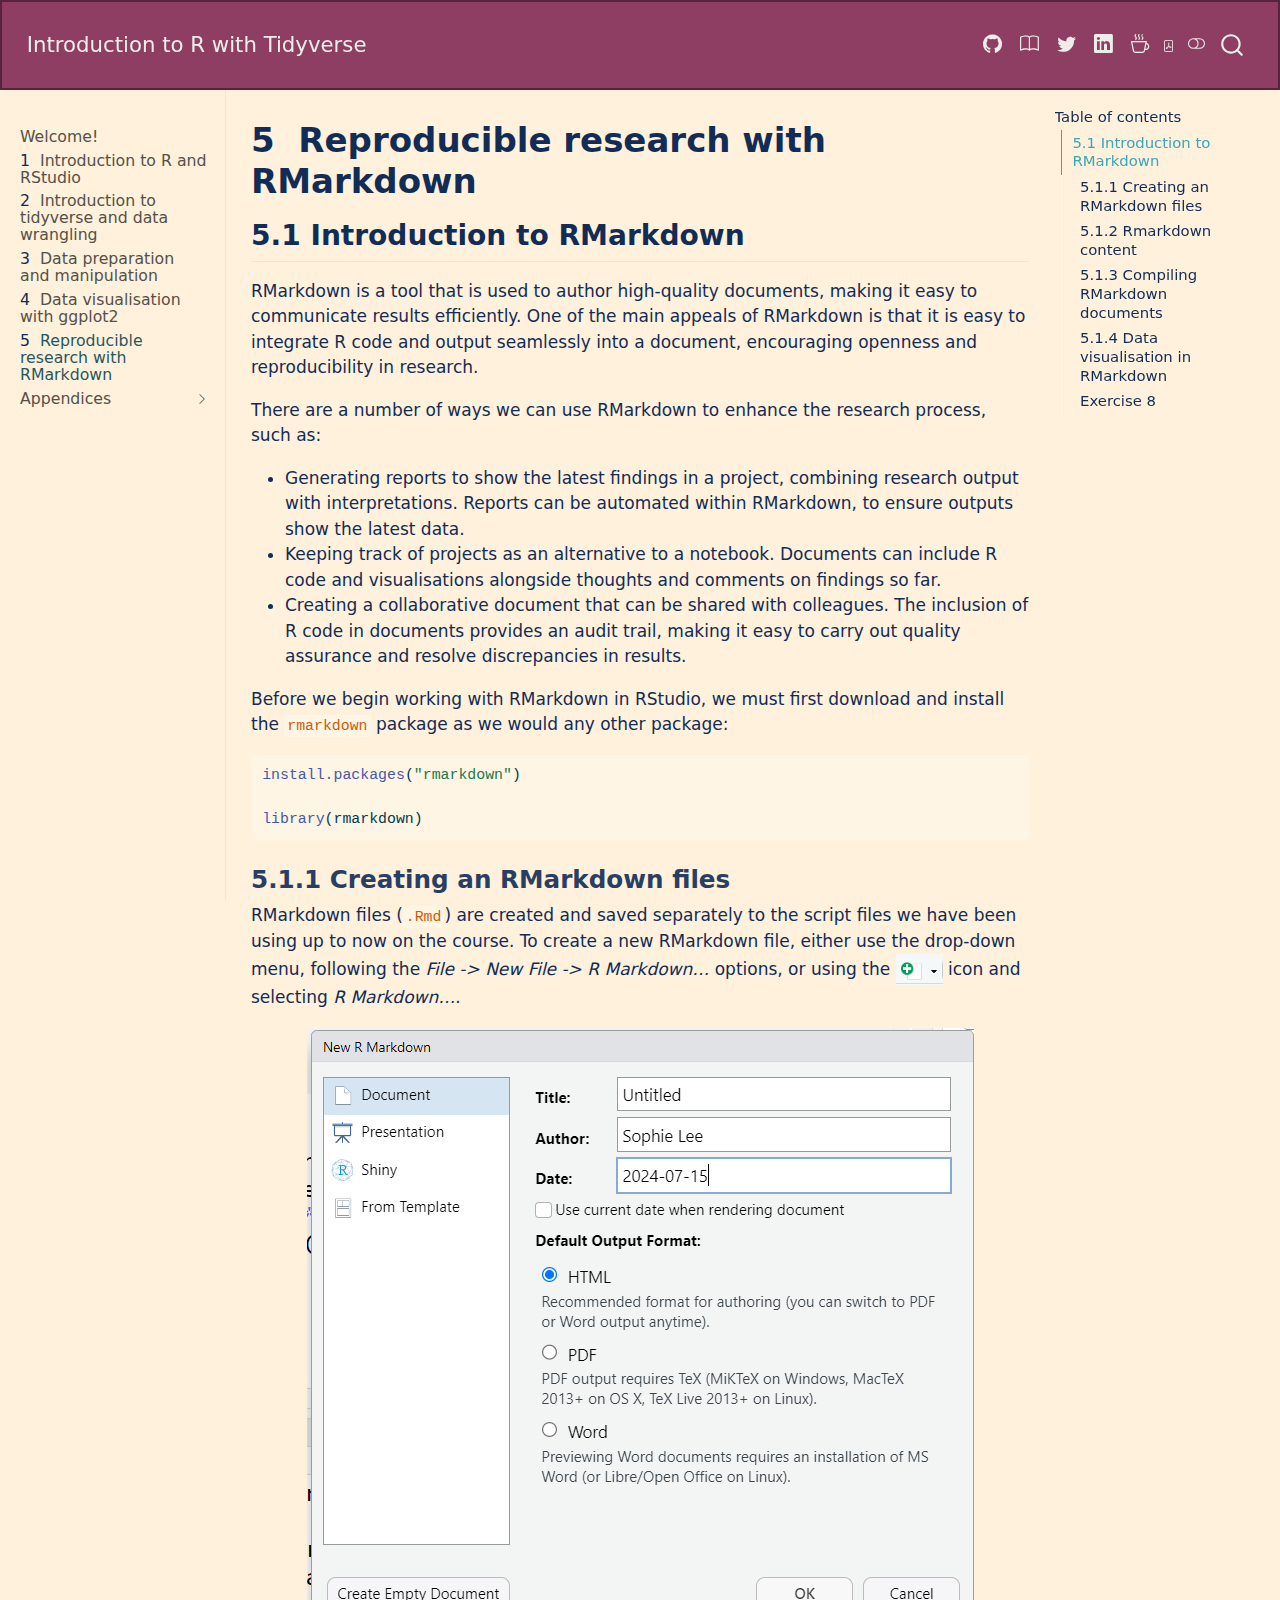
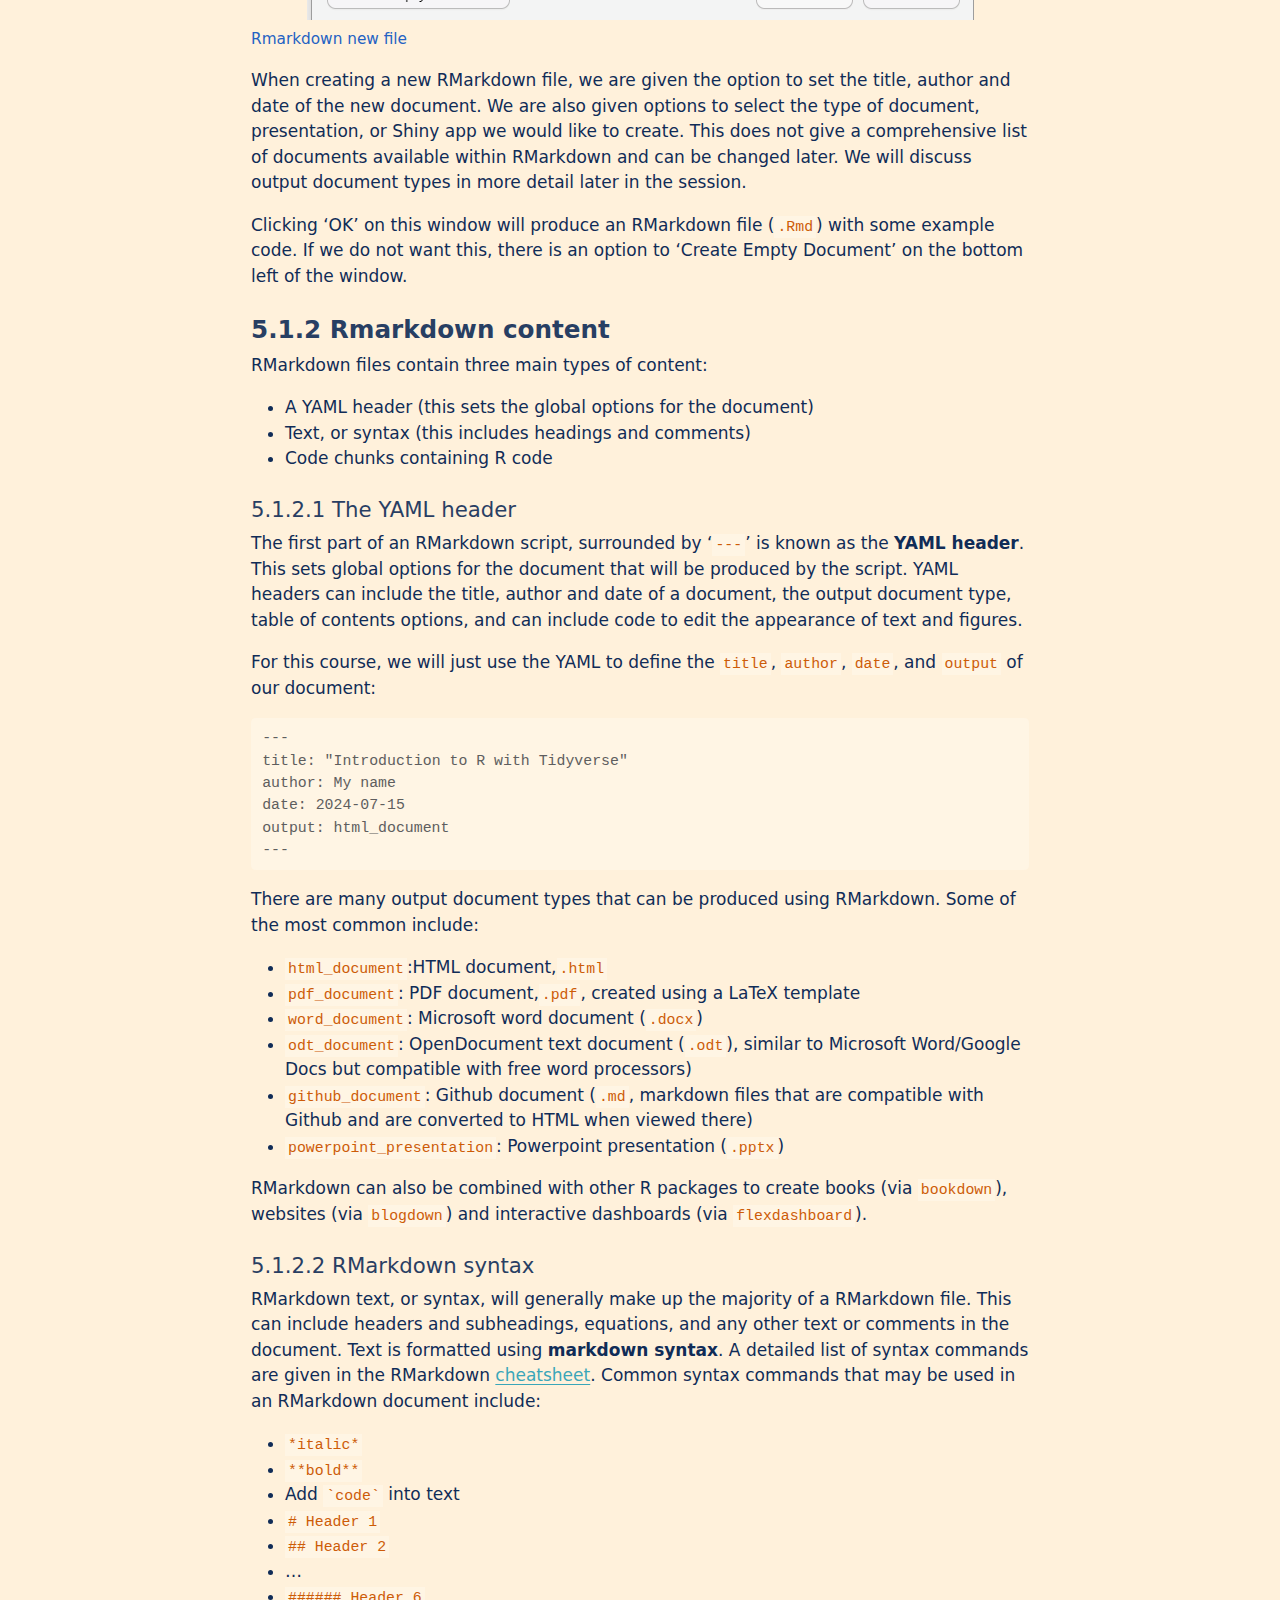
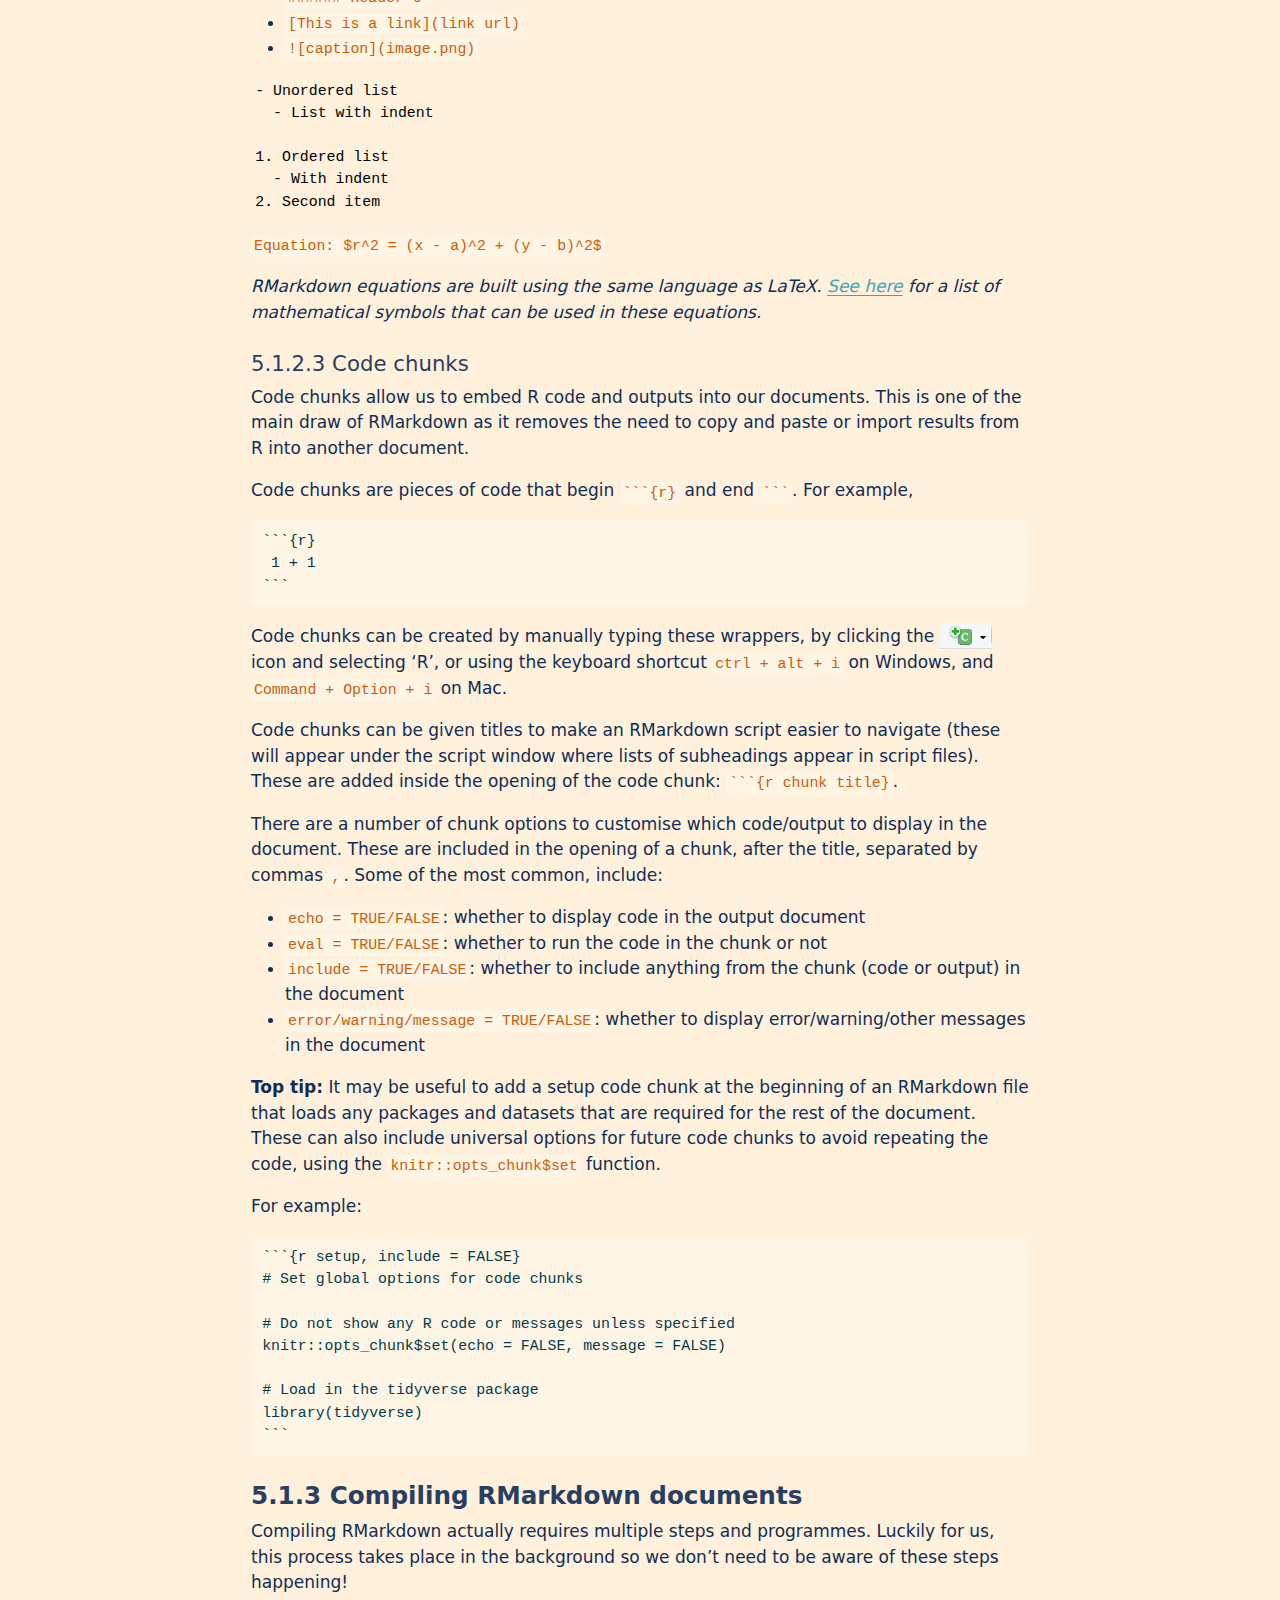
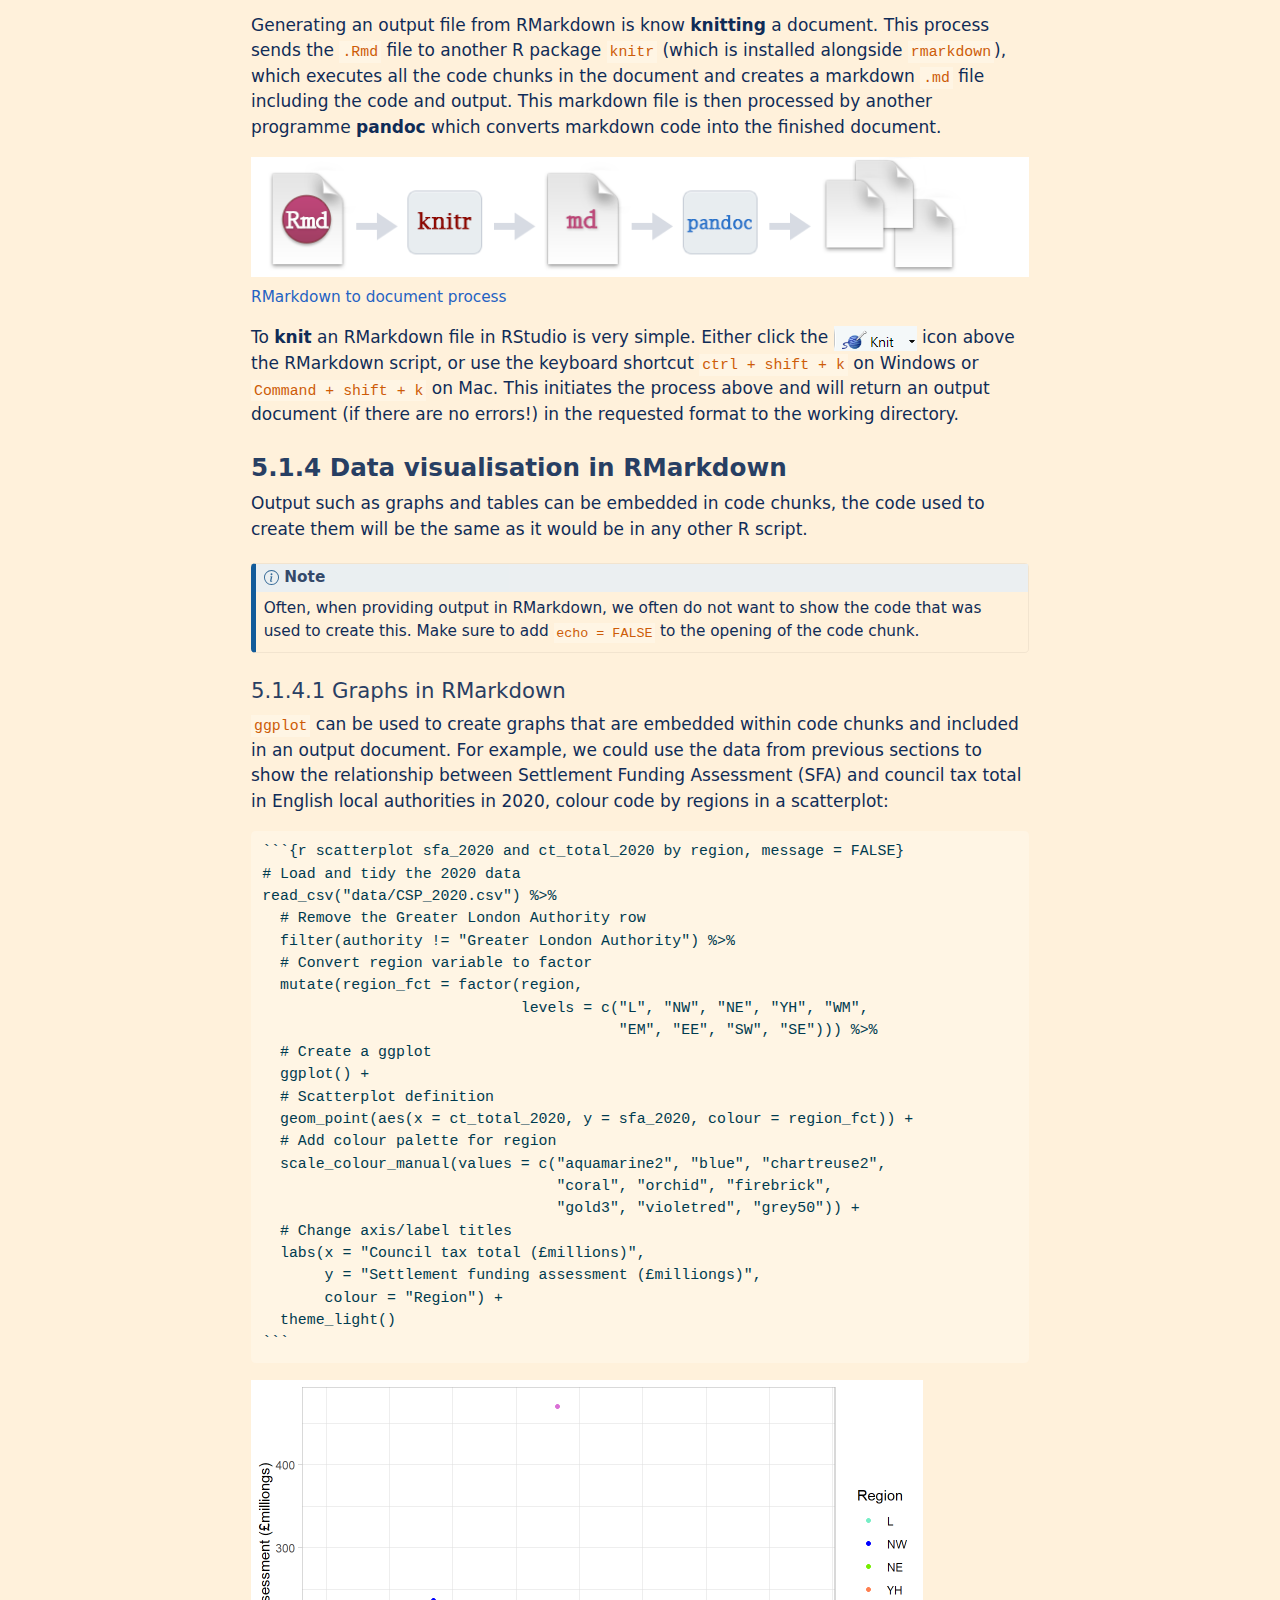
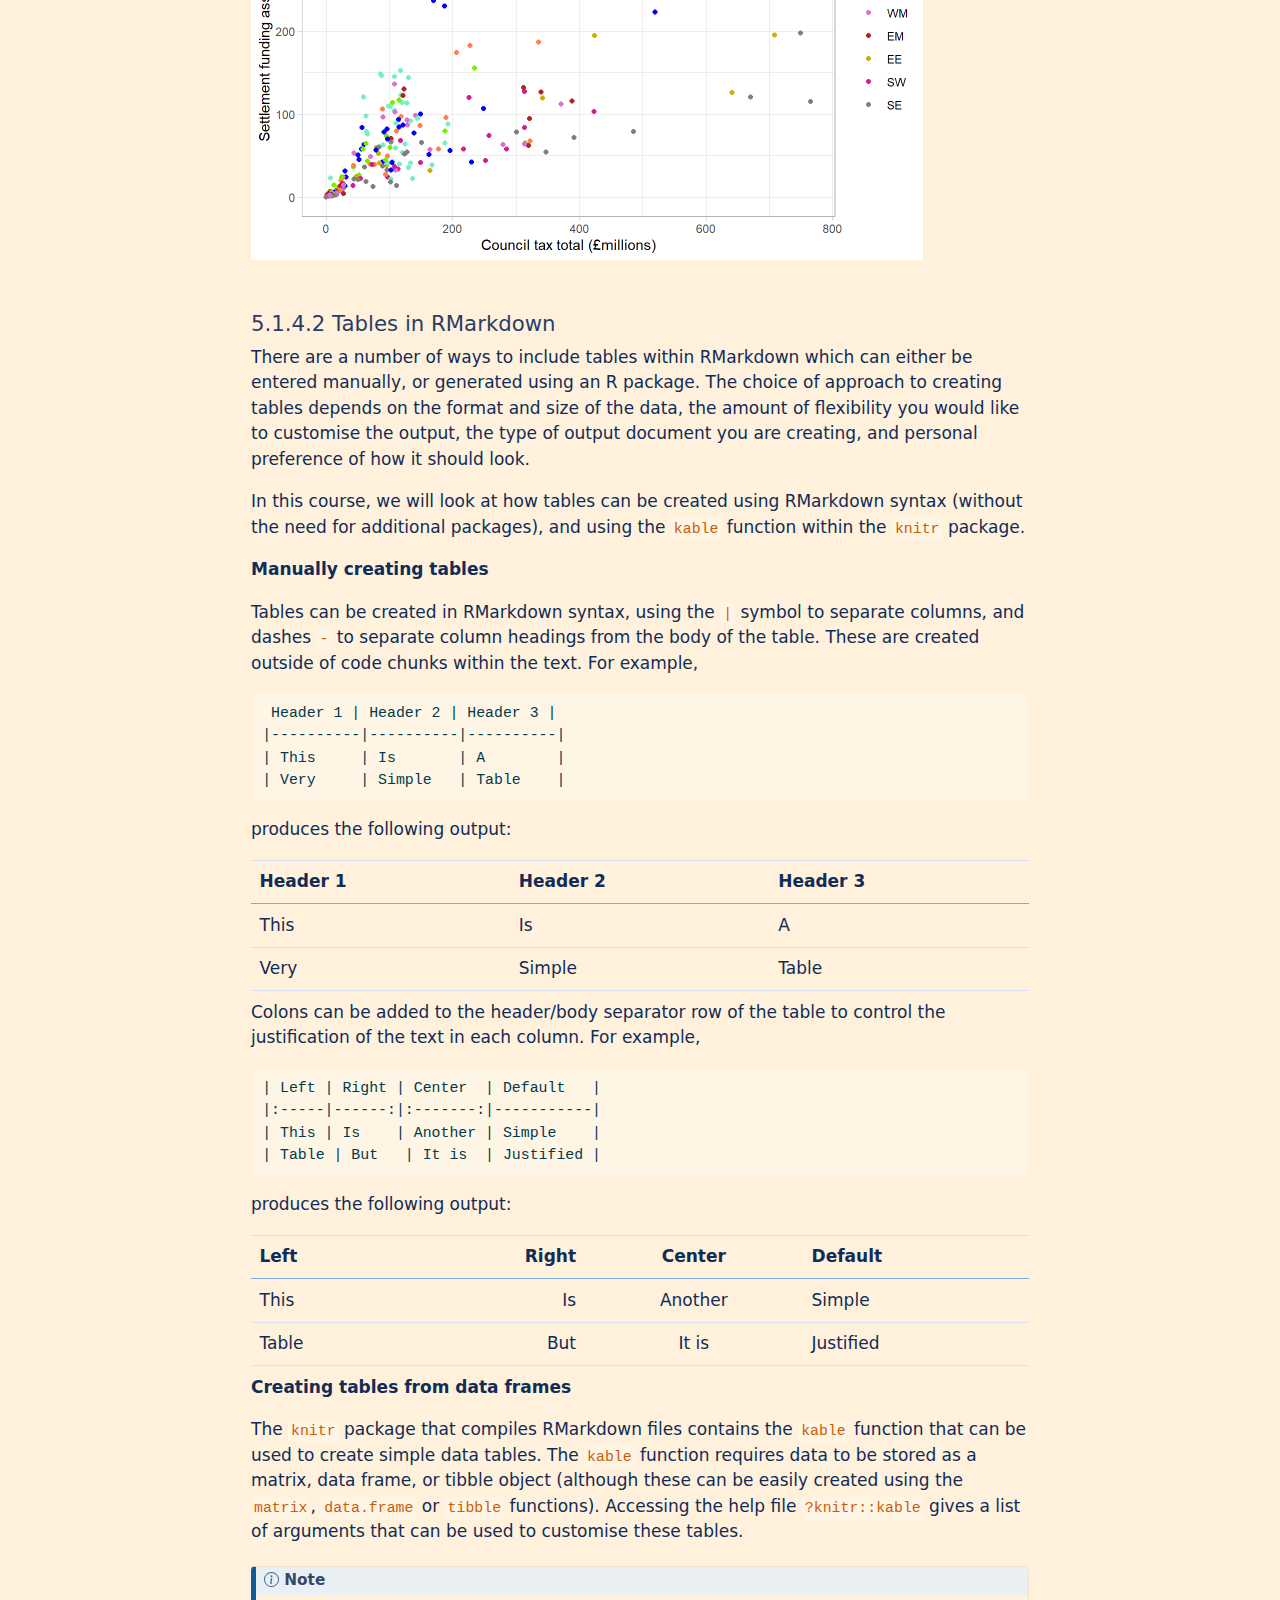
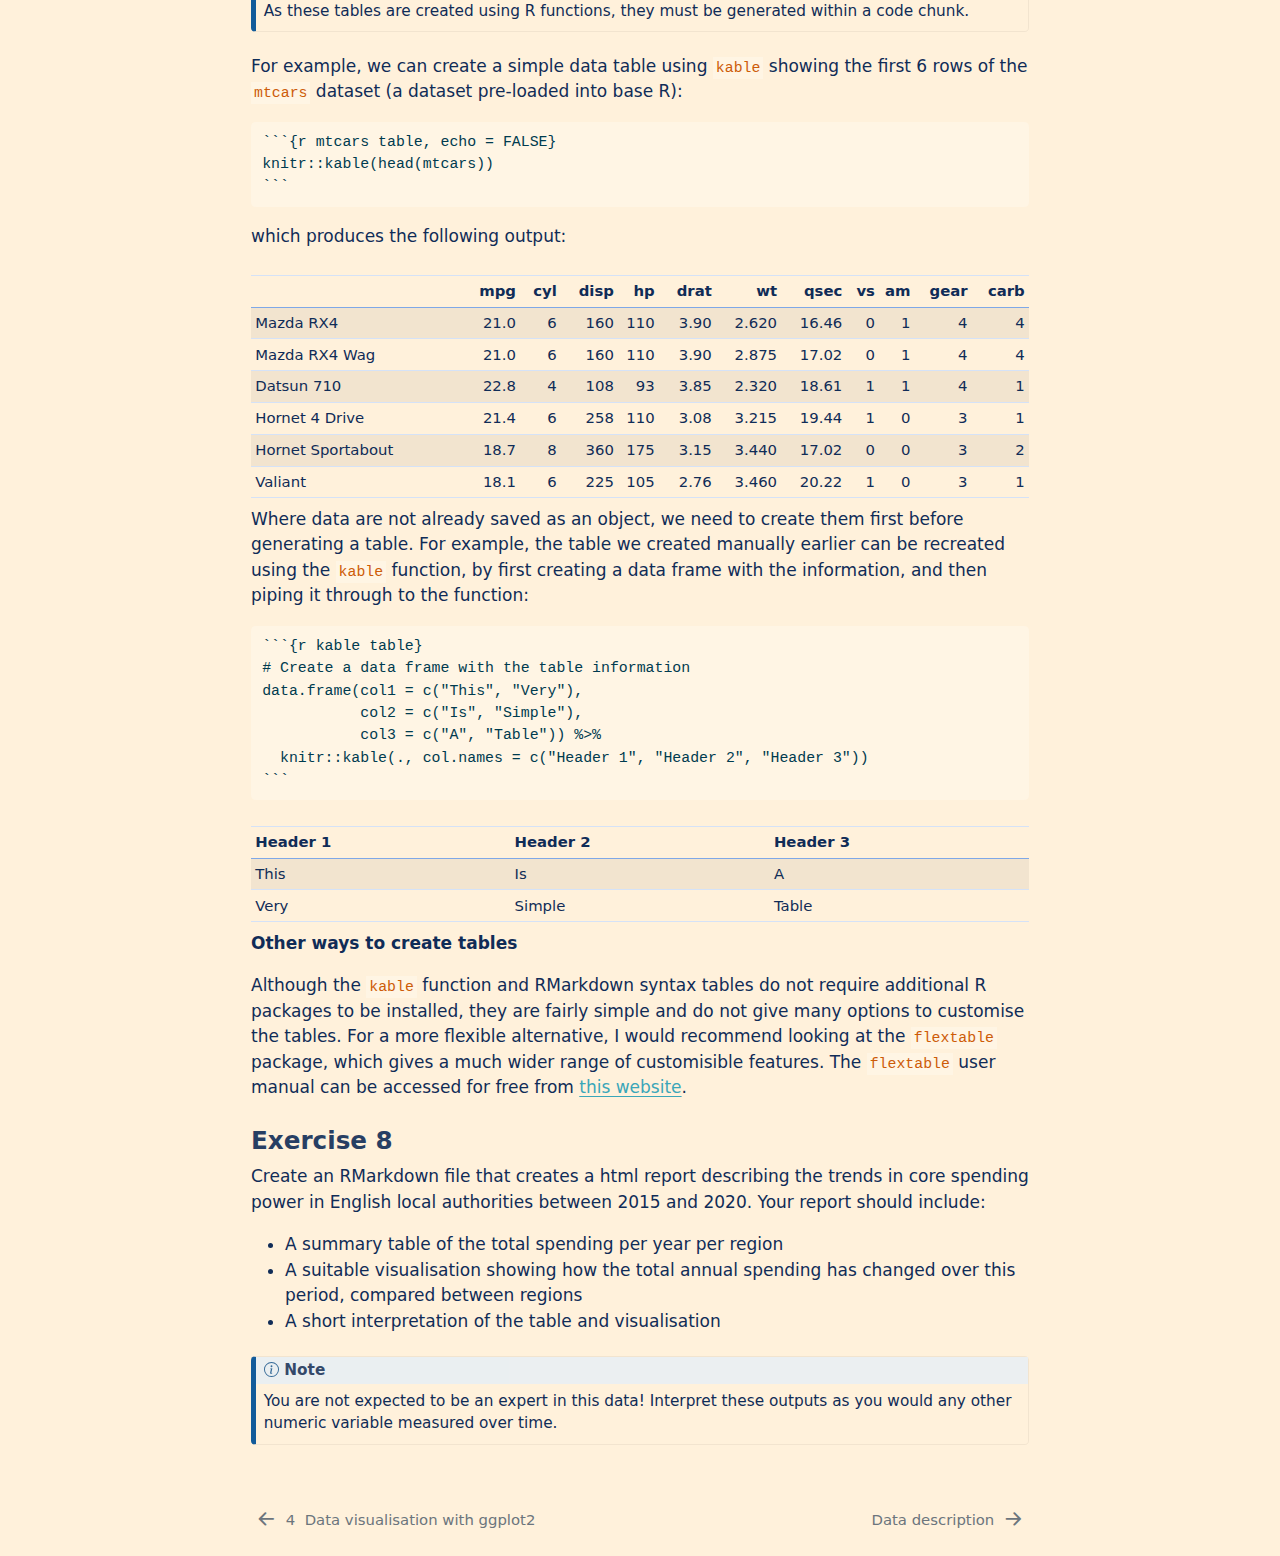
<file: docs/session5_notes.html>
<!DOCTYPE html>
<html xmlns="http://www.w3.org/1999/xhtml" lang="en" xml:lang="en"><head>

<meta charset="utf-8">
<meta name="generator" content="quarto-1.4.553">

<meta name="viewport" content="width=device-width, initial-scale=1.0, user-scalable=yes">


<title>Introduction to R with Tidyverse - 5&nbsp; Reproducible research with RMarkdown</title>
<style>
code{white-space: pre-wrap;}
span.smallcaps{font-variant: small-caps;}
div.columns{display: flex; gap: min(4vw, 1.5em);}
div.column{flex: auto; overflow-x: auto;}
div.hanging-indent{margin-left: 1.5em; text-indent: -1.5em;}
ul.task-list{list-style: none;}
ul.task-list li input[type="checkbox"] {
  width: 0.8em;
  margin: 0 0.8em 0.2em -1em; /* quarto-specific, see https://github.com/quarto-dev/quarto-cli/issues/4556 */ 
  vertical-align: middle;
}
/* CSS for syntax highlighting */
pre > code.sourceCode { white-space: pre; position: relative; }
pre > code.sourceCode > span { line-height: 1.25; }
pre > code.sourceCode > span:empty { height: 1.2em; }
.sourceCode { overflow: visible; }
code.sourceCode > span { color: inherit; text-decoration: inherit; }
div.sourceCode { margin: 1em 0; }
pre.sourceCode { margin: 0; }
@media screen {
div.sourceCode { overflow: auto; }
}
@media print {
pre > code.sourceCode { white-space: pre-wrap; }
pre > code.sourceCode > span { text-indent: -5em; padding-left: 5em; }
}
pre.numberSource code
  { counter-reset: source-line 0; }
pre.numberSource code > span
  { position: relative; left: -4em; counter-increment: source-line; }
pre.numberSource code > span > a:first-child::before
  { content: counter(source-line);
    position: relative; left: -1em; text-align: right; vertical-align: baseline;
    border: none; display: inline-block;
    -webkit-touch-callout: none; -webkit-user-select: none;
    -khtml-user-select: none; -moz-user-select: none;
    -ms-user-select: none; user-select: none;
    padding: 0 4px; width: 4em;
  }
pre.numberSource { margin-left: 3em;  padding-left: 4px; }
div.sourceCode
  {   }
@media screen {
pre > code.sourceCode > span > a:first-child::before { text-decoration: underline; }
}
</style>


<script src="site_libs/quarto-nav/quarto-nav.js"></script>
<script src="site_libs/quarto-nav/headroom.min.js"></script>
<script src="site_libs/clipboard/clipboard.min.js"></script>
<script src="site_libs/quarto-search/autocomplete.umd.js"></script>
<script src="site_libs/quarto-search/fuse.min.js"></script>
<script src="site_libs/quarto-search/quarto-search.js"></script>
<meta name="quarto:offset" content="./">
<link href="./data_description.html" rel="next">
<link href="./session4_notes.html" rel="prev">
<script src="site_libs/quarto-html/quarto.js"></script>
<script src="site_libs/quarto-html/popper.min.js"></script>
<script src="site_libs/quarto-html/tippy.umd.min.js"></script>
<script src="site_libs/quarto-html/anchor.min.js"></script>
<link href="site_libs/quarto-html/tippy.css" rel="stylesheet">
<link href="site_libs/quarto-html/quarto-syntax-highlighting.css" rel="stylesheet" class="quarto-color-scheme" id="quarto-text-highlighting-styles">
<link href="site_libs/quarto-html/quarto-syntax-highlighting-dark.css" rel="prefetch" class="quarto-color-scheme quarto-color-alternate" id="quarto-text-highlighting-styles">
<script src="site_libs/bootstrap/bootstrap.min.js"></script>
<link href="site_libs/bootstrap/bootstrap-icons.css" rel="stylesheet">
<link href="site_libs/bootstrap/bootstrap.min.css" rel="stylesheet" class="quarto-color-scheme" id="quarto-bootstrap" data-mode="light">
<link href="site_libs/bootstrap/bootstrap-dark.min.css" rel="prefetch" class="quarto-color-scheme quarto-color-alternate" id="quarto-bootstrap" data-mode="dark">
<script id="quarto-search-options" type="application/json">{
  "location": "navbar",
  "copy-button": false,
  "collapse-after": 3,
  "panel-placement": "end",
  "type": "overlay",
  "limit": 50,
  "keyboard-shortcut": [
    "f",
    "/",
    "s"
  ],
  "show-item-context": false,
  "language": {
    "search-no-results-text": "No results",
    "search-matching-documents-text": "matching documents",
    "search-copy-link-title": "Copy link to search",
    "search-hide-matches-text": "Hide additional matches",
    "search-more-match-text": "more match in this document",
    "search-more-matches-text": "more matches in this document",
    "search-clear-button-title": "Clear",
    "search-text-placeholder": "",
    "search-detached-cancel-button-title": "Cancel",
    "search-submit-button-title": "Submit",
    "search-label": "Search"
  }
}</script>


</head>

<body class="nav-sidebar docked nav-fixed">

<div id="quarto-search-results"></div>
  <header id="quarto-header" class="headroom fixed-top">
    <nav class="navbar navbar-expand-lg " data-bs-theme="dark">
      <div class="navbar-container container-fluid">
      <div class="navbar-brand-container mx-auto">
    <a class="navbar-brand" href="./index.html">
    <span class="navbar-title">Introduction to R with Tidyverse</span>
    </a>
  </div>
            <div id="quarto-search" class="" title="Search"></div>
          <button class="navbar-toggler" type="button" data-bs-toggle="collapse" data-bs-target="#navbarCollapse" aria-controls="navbarCollapse" aria-expanded="false" aria-label="Toggle navigation" onclick="if (window.quartoToggleHeadroom) { window.quartoToggleHeadroom(); }">
  <span class="navbar-toggler-icon"></span>
</button>
          <div class="collapse navbar-collapse" id="navbarCollapse">
            <ul class="navbar-nav navbar-nav-scroll ms-auto">
  <li class="nav-item compact">
    <a class="nav-link" href="https://github.com/sophie-a-lee/"> <i class="bi bi-github" role="img" aria-label="Github">
</i> 
<span class="menu-text"></span></a>
  </li>  
  <li class="nav-item compact">
    <a class="nav-link" href="https://scubed.rbind.io/"> <i class="bi bi-book" role="img" aria-label="Website">
</i> 
<span class="menu-text"></span></a>
  </li>  
  <li class="nav-item compact">
    <a class="nav-link" href="https://x.com/SophieStats10"> <i class="bi bi-twitter" role="img" aria-label="Twitter">
</i> 
<span class="menu-text"></span></a>
  </li>  
  <li class="nav-item compact">
    <a class="nav-link" href="https://www.linkedin.com/in/sophie-a-lee/"> <i class="bi bi-linkedin" role="img" aria-label="LinkedIn">
</i> 
<span class="menu-text"></span></a>
  </li>  
  <li class="nav-item compact">
    <a class="nav-link" href="https://buymeacoffee.com/sophie_a_lee"> <i class="bi bi-cup-hot" role="img" aria-label="Buy me a coffee">
</i> 
<span class="menu-text"></span></a>
  </li>  
</ul>
          </div> <!-- /navcollapse -->
          <div class="quarto-navbar-tools">
    <a href="./Introduction-to-R-with-Tidyverse.pdf" title="Download PDF" class="quarto-navigation-tool px-1" aria-label="Download PDF"><i class="bi bi-file-pdf"></i></a>
  <a href="" class="quarto-color-scheme-toggle quarto-navigation-tool  px-1" onclick="window.quartoToggleColorScheme(); return false;" title="Toggle dark mode"><i class="bi"></i></a>
</div>
      </div> <!-- /container-fluid -->
    </nav>
  <nav class="quarto-secondary-nav">
    <div class="container-fluid d-flex">
      <button type="button" class="quarto-btn-toggle btn" data-bs-toggle="collapse" data-bs-target=".quarto-sidebar-collapse-item" aria-controls="quarto-sidebar" aria-expanded="false" aria-label="Toggle sidebar navigation" onclick="if (window.quartoToggleHeadroom) { window.quartoToggleHeadroom(); }">
        <i class="bi bi-layout-text-sidebar-reverse"></i>
      </button>
        <nav class="quarto-page-breadcrumbs" aria-label="breadcrumb"><ol class="breadcrumb"><li class="breadcrumb-item"><a href="./session5_notes.html"><span class="chapter-number">5</span>&nbsp; <span class="chapter-title">Reproducible research with RMarkdown</span></a></li></ol></nav>
        <a class="flex-grow-1" role="button" data-bs-toggle="collapse" data-bs-target=".quarto-sidebar-collapse-item" aria-controls="quarto-sidebar" aria-expanded="false" aria-label="Toggle sidebar navigation" onclick="if (window.quartoToggleHeadroom) { window.quartoToggleHeadroom(); }">      
        </a>
    </div>
  </nav>
</header>
<!-- content -->
<div id="quarto-content" class="quarto-container page-columns page-rows-contents page-layout-article page-navbar">
<!-- sidebar -->
  <nav id="quarto-sidebar" class="sidebar collapse collapse-horizontal quarto-sidebar-collapse-item sidebar-navigation docked overflow-auto">
    <div class="sidebar-menu-container"> 
    <ul class="list-unstyled mt-1">
        <li class="sidebar-item">
  <div class="sidebar-item-container"> 
  <a href="./index.html" class="sidebar-item-text sidebar-link">
 <span class="menu-text">Welcome!</span></a>
  </div>
</li>
        <li class="sidebar-item">
  <div class="sidebar-item-container"> 
  <a href="./session1_notes.html" class="sidebar-item-text sidebar-link">
 <span class="menu-text"><span class="chapter-number">1</span>&nbsp; <span class="chapter-title">Introduction to R and RStudio</span></span></a>
  </div>
</li>
        <li class="sidebar-item">
  <div class="sidebar-item-container"> 
  <a href="./session2_notes.html" class="sidebar-item-text sidebar-link">
 <span class="menu-text"><span class="chapter-number">2</span>&nbsp; <span class="chapter-title">Introduction to tidyverse and data wrangling</span></span></a>
  </div>
</li>
        <li class="sidebar-item">
  <div class="sidebar-item-container"> 
  <a href="./session3_notes.html" class="sidebar-item-text sidebar-link">
 <span class="menu-text"><span class="chapter-number">3</span>&nbsp; <span class="chapter-title">Data preparation and manipulation</span></span></a>
  </div>
</li>
        <li class="sidebar-item">
  <div class="sidebar-item-container"> 
  <a href="./session4_notes.html" class="sidebar-item-text sidebar-link">
 <span class="menu-text"><span class="chapter-number">4</span>&nbsp; <span class="chapter-title">Data visualisation with ggplot2</span></span></a>
  </div>
</li>
        <li class="sidebar-item">
  <div class="sidebar-item-container"> 
  <a href="./session5_notes.html" class="sidebar-item-text sidebar-link active">
 <span class="menu-text"><span class="chapter-number">5</span>&nbsp; <span class="chapter-title">Reproducible research with RMarkdown</span></span></a>
  </div>
</li>
        <li class="sidebar-item sidebar-item-section">
      <div class="sidebar-item-container"> 
            <a class="sidebar-item-text sidebar-link text-start collapsed" data-bs-toggle="collapse" data-bs-target="#quarto-sidebar-section-1" aria-expanded="false">
 <span class="menu-text">Appendices</span></a>
          <a class="sidebar-item-toggle text-start collapsed" data-bs-toggle="collapse" data-bs-target="#quarto-sidebar-section-1" aria-expanded="false" aria-label="Toggle section">
            <i class="bi bi-chevron-right ms-2"></i>
          </a> 
      </div>
      <ul id="quarto-sidebar-section-1" class="collapse list-unstyled sidebar-section depth1 ">  
          <li class="sidebar-item">
  <div class="sidebar-item-container"> 
  <a href="./data_description.html" class="sidebar-item-text sidebar-link">
 <span class="menu-text">Data description</span></a>
  </div>
</li>
          <li class="sidebar-item">
  <div class="sidebar-item-container"> 
  <a href="./exercise_solutions.html" class="sidebar-item-text sidebar-link">
 <span class="menu-text">Exercise solutions</span></a>
  </div>
</li>
      </ul>
  </li>
    </ul>
    </div>
</nav>
<div id="quarto-sidebar-glass" class="quarto-sidebar-collapse-item" data-bs-toggle="collapse" data-bs-target=".quarto-sidebar-collapse-item"></div>
<!-- margin-sidebar -->
    <div id="quarto-margin-sidebar" class="sidebar margin-sidebar">
        <nav id="TOC" role="doc-toc" class="toc-active">
    <h2 id="toc-title">Table of contents</h2>
   
  <ul>
  <li><a href="#introduction-to-rmarkdown" id="toc-introduction-to-rmarkdown" class="nav-link active" data-scroll-target="#introduction-to-rmarkdown"><span class="header-section-number">5.1</span> Introduction to RMarkdown</a>
  <ul class="collapse">
  <li><a href="#creating-an-rmarkdown-files" id="toc-creating-an-rmarkdown-files" class="nav-link" data-scroll-target="#creating-an-rmarkdown-files"><span class="header-section-number">5.1.1</span> Creating an RMarkdown files</a></li>
  <li><a href="#rmarkdown-content" id="toc-rmarkdown-content" class="nav-link" data-scroll-target="#rmarkdown-content"><span class="header-section-number">5.1.2</span> Rmarkdown content</a></li>
  <li><a href="#compiling-rmarkdown-documents" id="toc-compiling-rmarkdown-documents" class="nav-link" data-scroll-target="#compiling-rmarkdown-documents"><span class="header-section-number">5.1.3</span> Compiling RMarkdown documents</a></li>
  <li><a href="#data-visualisation-in-rmarkdown" id="toc-data-visualisation-in-rmarkdown" class="nav-link" data-scroll-target="#data-visualisation-in-rmarkdown"><span class="header-section-number">5.1.4</span> Data visualisation in RMarkdown</a></li>
  <li><a href="#exercise-8" id="toc-exercise-8" class="nav-link" data-scroll-target="#exercise-8">Exercise 8</a></li>
  </ul></li>
  </ul>
</nav>
    </div>
<!-- main -->
<main class="content" id="quarto-document-content">

<header id="title-block-header" class="quarto-title-block default">
<div class="quarto-title">
<h1 class="title"><span class="chapter-number">5</span>&nbsp; <span class="chapter-title">Reproducible research with RMarkdown</span></h1>
</div>



<div class="quarto-title-meta">

    
  
    
  </div>
  


</header>


<section id="introduction-to-rmarkdown" class="level2" data-number="5.1">
<h2 data-number="5.1" class="anchored" data-anchor-id="introduction-to-rmarkdown"><span class="header-section-number">5.1</span> Introduction to RMarkdown</h2>
<p>RMarkdown is a tool that is used to author high-quality documents, making it easy to communicate results efficiently. One of the main appeals of RMarkdown is that it is easy to integrate R code and output seamlessly into a document, encouraging openness and reproducibility in research.</p>
<p>There are a number of ways we can use RMarkdown to enhance the research process, such as:</p>
<ul>
<li>Generating reports to show the latest findings in a project, combining research output with interpretations. Reports can be automated within RMarkdown, to ensure outputs show the latest data.</li>
<li>Keeping track of projects as an alternative to a notebook. Documents can include R code and visualisations alongside thoughts and comments on findings so far.</li>
<li>Creating a collaborative document that can be shared with colleagues. The inclusion of R code in documents provides an audit trail, making it easy to carry out quality assurance and resolve discrepancies in results.</li>
</ul>
<p>Before we begin working with RMarkdown in RStudio, we must first download and install the <code>rmarkdown</code> package as we would any other package:</p>
<div class="cell">
<div class="sourceCode cell-code" id="cb1"><pre class="sourceCode r code-with-copy"><code class="sourceCode r"><span id="cb1-1"><a href="#cb1-1" aria-hidden="true" tabindex="-1"></a><span class="fu">install.packages</span>(<span class="st">"rmarkdown"</span>)</span>
<span id="cb1-2"><a href="#cb1-2" aria-hidden="true" tabindex="-1"></a></span>
<span id="cb1-3"><a href="#cb1-3" aria-hidden="true" tabindex="-1"></a><span class="fu">library</span>(rmarkdown)</span></code><button title="Copy to Clipboard" class="code-copy-button"><i class="bi"></i></button></pre></div>
</div>
<section id="creating-an-rmarkdown-files" class="level3" data-number="5.1.1">
<h3 data-number="5.1.1" class="anchored" data-anchor-id="creating-an-rmarkdown-files"><span class="header-section-number">5.1.1</span> Creating an RMarkdown files</h3>
<p>RMarkdown files (<code>.Rmd</code>) are created and saved separately to the script files we have been using up to now on the course. To create a new RMarkdown file, either use the drop-down menu, following the <em>File -&gt; New File -&gt; R Markdown…</em> options, or using the <img src="images/new_file_shortcut.png" class="img-fluid" alt="new file icon"> icon and selecting <em>R Markdown…</em>.</p>
<div class="quarto-figure quarto-figure-center">
<figure class="figure">
<p><img src="images/rmarkdown_new.png" class="img-fluid figure-img"></p>
<figcaption>Rmarkdown new file</figcaption>
</figure>
</div>
<p>When creating a new RMarkdown file, we are given the option to set the title, author and date of the new document. We are also given options to select the type of document, presentation, or Shiny app we would like to create. This does not give a comprehensive list of documents available within RMarkdown and can be changed later. We will discuss output document types in more detail later in the session.</p>
<p>Clicking ‘OK’ on this window will produce an RMarkdown file (<code>.Rmd</code>) with some example code. If we do not want this, there is an option to ‘Create Empty Document’ on the bottom left of the window.</p>
</section>
<section id="rmarkdown-content" class="level3" data-number="5.1.2">
<h3 data-number="5.1.2" class="anchored" data-anchor-id="rmarkdown-content"><span class="header-section-number">5.1.2</span> Rmarkdown content</h3>
<p>RMarkdown files contain three main types of content:</p>
<ul>
<li>A YAML header (this sets the global options for the document)</li>
<li>Text, or syntax (this includes headings and comments)</li>
<li>Code chunks containing R code</li>
</ul>
<section id="the-yaml-header" class="level4" data-number="5.1.2.1">
<h4 data-number="5.1.2.1" class="anchored" data-anchor-id="the-yaml-header"><span class="header-section-number">5.1.2.1</span> The YAML header</h4>
<p>The first part of an RMarkdown script, surrounded by ‘<code>---</code>’ is known as the <strong>YAML header</strong>. This sets global options for the document that will be produced by the script. YAML headers can include the title, author and date of a document, the output document type, table of contents options, and can include code to edit the appearance of text and figures.</p>
<p>For this course, we will just use the YAML to define the <code>title</code>, <code>author</code>, <code>date</code>, and <code>output</code> of our document:</p>
<div class="sourceCode" id="cb2"><pre class="sourceCode markdown code-with-copy"><code class="sourceCode markdown"><span id="cb2-1"><a href="#cb2-1" aria-hidden="true" tabindex="-1"></a><span class="co">---</span></span>
<span id="cb2-2"><a href="#cb2-2" aria-hidden="true" tabindex="-1"></a><span class="an">title:</span><span class="co"> "Introduction to R with Tidyverse"</span></span>
<span id="cb2-3"><a href="#cb2-3" aria-hidden="true" tabindex="-1"></a><span class="an">author:</span><span class="co"> My name</span></span>
<span id="cb2-4"><a href="#cb2-4" aria-hidden="true" tabindex="-1"></a><span class="an">date:</span><span class="co"> 2024-07-15</span></span>
<span id="cb2-5"><a href="#cb2-5" aria-hidden="true" tabindex="-1"></a><span class="an">output:</span><span class="co"> html_document</span></span>
<span id="cb2-6"><a href="#cb2-6" aria-hidden="true" tabindex="-1"></a><span class="co">---</span></span></code><button title="Copy to Clipboard" class="code-copy-button"><i class="bi"></i></button></pre></div>
<p>There are many output document types that can be produced using RMarkdown. Some of the most common include:</p>
<ul>
<li><code>html_document</code>:HTML document,<code>.html</code></li>
<li><code>pdf_document</code>: PDF document,<code>.pdf</code>, created using a LaTeX template</li>
<li><code>word_document</code>: Microsoft word document (<code>.docx</code>)</li>
<li><code>odt_document</code>: OpenDocument text document (<code>.odt</code>), similar to Microsoft Word/Google Docs but compatible with free word processors)</li>
<li><code>github_document</code>: Github document (<code>.md</code>, markdown files that are compatible with Github and are converted to HTML when viewed there)</li>
<li><code>powerpoint_presentation</code>: Powerpoint presentation (<code>.pptx</code>)</li>
</ul>
<p>RMarkdown can also be combined with other R packages to create books (via <code>bookdown</code>), websites (via <code>blogdown</code>) and interactive dashboards (via <code>flexdashboard</code>).</p>
</section>
<section id="rmarkdown-syntax" class="level4" data-number="5.1.2.2">
<h4 data-number="5.1.2.2" class="anchored" data-anchor-id="rmarkdown-syntax"><span class="header-section-number">5.1.2.2</span> RMarkdown syntax</h4>
<p>RMarkdown text, or syntax, will generally make up the majority of a RMarkdown file. This can include headers and subheadings, equations, and any other text or comments in the document. Text is formatted using <strong>markdown syntax</strong>. A detailed list of syntax commands are given in the RMarkdown <a href="https://rstudio.github.io/cheatsheets/html/rmarkdown.html#write-with-markdown">cheatsheet</a>. Common syntax commands that may be used in an RMarkdown document include:</p>
<ul>
<li><code>*italic*</code></li>
<li><code>**bold**</code></li>
<li>Add <code>`code`</code> into text</li>
<li><code># Header 1</code></li>
<li><code>## Header 2</code></li>
<li>…</li>
<li><code>###### Header 6</code></li>
<li><code>[This is a link](link url)</code></li>
<li><code>![caption](image.png)</code></li>
</ul>
<pre><code>- Unordered list
  - List with indent</code></pre>
<pre><code>1. Ordered list
  - With indent
2. Second item</code></pre>
<p><code>Equation: $r^2 = (x - a)^2 + (y - b)^2$</code></p>
<p><em>RMarkdown equations are built using the same language as LaTeX. <a href="https://oeis.org/wiki/List_of_LaTeX_mathematical_symbols">See here</a> for a list of mathematical symbols that can be used in these equations.</em></p>
</section>
<section id="code-chunks" class="level4" data-number="5.1.2.3">
<h4 data-number="5.1.2.3" class="anchored" data-anchor-id="code-chunks"><span class="header-section-number">5.1.2.3</span> Code chunks</h4>
<p>Code chunks allow us to embed R code and outputs into our documents. This is one of the main draw of RMarkdown as it removes the need to copy and paste or import results from R into another document.</p>
<p>Code chunks are pieces of code that begin <code>```{r}</code> and end <code>```</code>. For example,</p>
<div class="sourceCode" id="cb5"><pre class="sourceCode default code-with-copy"><code class="sourceCode default"><span id="cb5-1"><a href="#cb5-1" aria-hidden="true" tabindex="-1"></a>```{r}</span>
<span id="cb5-2"><a href="#cb5-2" aria-hidden="true" tabindex="-1"></a> 1 + 1</span>
<span id="cb5-3"><a href="#cb5-3" aria-hidden="true" tabindex="-1"></a>``` </span></code><button title="Copy to Clipboard" class="code-copy-button"><i class="bi"></i></button></pre></div>
<p>Code chunks can be created by manually typing these wrappers, by clicking the <img src="images/code_chunk_icon.png" class="img-fluid" alt="code chunk icon"> icon and selecting ‘R’, or using the keyboard shortcut <code>ctrl + alt + i</code> on Windows, and <code>Command + Option + i</code> on Mac.</p>
<p>Code chunks can be given titles to make an RMarkdown script easier to navigate (these will appear under the script window where lists of subheadings appear in script files). These are added inside the opening of the code chunk: <code>```{r chunk title}</code>.</p>
<p>There are a number of chunk options to customise which code/output to display in the document. These are included in the opening of a chunk, after the title, separated by commas <code>,</code>. Some of the most common, include:</p>
<ul>
<li><code>echo = TRUE/FALSE</code>: whether to display code in the output document</li>
<li><code>eval = TRUE/FALSE</code>: whether to run the code in the chunk or not</li>
<li><code>include = TRUE/FALSE</code>: whether to include anything from the chunk (code or output) in the document</li>
<li><code>error/warning/message = TRUE/FALSE</code>: whether to display error/warning/other messages in the document</li>
</ul>
<p><strong>Top tip:</strong> It may be useful to add a setup code chunk at the beginning of an RMarkdown file that loads any packages and datasets that are required for the rest of the document. These can also include universal options for future code chunks to avoid repeating the code, using the <code>knitr::opts_chunk$set</code> function.</p>
<p>For example:</p>
<div class="sourceCode" id="cb6"><pre class="sourceCode default code-with-copy"><code class="sourceCode default"><span id="cb6-1"><a href="#cb6-1" aria-hidden="true" tabindex="-1"></a>```{r setup, include = FALSE} </span>
<span id="cb6-2"><a href="#cb6-2" aria-hidden="true" tabindex="-1"></a># Set global options for code chunks </span>
<span id="cb6-3"><a href="#cb6-3" aria-hidden="true" tabindex="-1"></a></span>
<span id="cb6-4"><a href="#cb6-4" aria-hidden="true" tabindex="-1"></a># Do not show any R code or messages unless specified </span>
<span id="cb6-5"><a href="#cb6-5" aria-hidden="true" tabindex="-1"></a>knitr::opts_chunk$set(echo = FALSE, message = FALSE) </span>
<span id="cb6-6"><a href="#cb6-6" aria-hidden="true" tabindex="-1"></a></span>
<span id="cb6-7"><a href="#cb6-7" aria-hidden="true" tabindex="-1"></a># Load in the tidyverse package</span>
<span id="cb6-8"><a href="#cb6-8" aria-hidden="true" tabindex="-1"></a>library(tidyverse)</span>
<span id="cb6-9"><a href="#cb6-9" aria-hidden="true" tabindex="-1"></a>```</span></code><button title="Copy to Clipboard" class="code-copy-button"><i class="bi"></i></button></pre></div>
</section>
</section>
<section id="compiling-rmarkdown-documents" class="level3" data-number="5.1.3">
<h3 data-number="5.1.3" class="anchored" data-anchor-id="compiling-rmarkdown-documents"><span class="header-section-number">5.1.3</span> Compiling RMarkdown documents</h3>
<p>Compiling RMarkdown actually requires multiple steps and programmes. Luckily for us, this process takes place in the background so we don’t need to be aware of these steps happening!</p>
<p>Generating an output file from RMarkdown is know <strong>knitting</strong> a document. This process sends the <code>.Rmd</code> file to another R package <code>knitr</code> (which is installed alongside <code>rmarkdown</code>), which executes all the code chunks in the document and creates a markdown <code>.md</code> file including the code and output. This markdown file is then processed by another programme <strong>pandoc</strong> which converts markdown code into the finished document.</p>
<div class="quarto-figure quarto-figure-center">
<figure class="figure">
<p><img src="images/rmarkdown_pipe.png" class="img-fluid figure-img"></p>
<figcaption>RMarkdown to document process</figcaption>
</figure>
</div>
<p>To <strong>knit</strong> an RMarkdown file in RStudio is very simple. Either click the <img src="images/knit_icon.png" class="img-fluid" alt="knit icon"> icon above the RMarkdown script, or use the keyboard shortcut <code>ctrl + shift + k</code> on Windows or <code>Command + shift + k</code> on Mac. This initiates the process above and will return an output document (if there are no errors!) in the requested format to the working directory.</p>
</section>
<section id="data-visualisation-in-rmarkdown" class="level3" data-number="5.1.4">
<h3 data-number="5.1.4" class="anchored" data-anchor-id="data-visualisation-in-rmarkdown"><span class="header-section-number">5.1.4</span> Data visualisation in RMarkdown</h3>
<p>Output such as graphs and tables can be embedded in code chunks, the code used to create them will be the same as it would be in any other R script.</p>
<div class="callout callout-style-default callout-note callout-titled">
<div class="callout-header d-flex align-content-center">
<div class="callout-icon-container">
<i class="callout-icon"></i>
</div>
<div class="callout-title-container flex-fill">
Note
</div>
</div>
<div class="callout-body-container callout-body">
<p>Often, when providing output in RMarkdown, we often do not want to show the code that was used to create this. Make sure to add <code>echo = FALSE</code> to the opening of the code chunk.</p>
</div>
</div>
<section id="graphs-in-rmarkdown" class="level4" data-number="5.1.4.1">
<h4 data-number="5.1.4.1" class="anchored" data-anchor-id="graphs-in-rmarkdown"><span class="header-section-number">5.1.4.1</span> Graphs in RMarkdown</h4>
<p><code>ggplot</code> can be used to create graphs that are embedded within code chunks and included in an output document. For example, we could use the data from previous sections to show the relationship between Settlement Funding Assessment (SFA) and council tax total in English local authorities in 2020, colour code by regions in a scatterplot:</p>
<div class="sourceCode" id="cb7"><pre class="sourceCode default code-with-copy"><code class="sourceCode default"><span id="cb7-1"><a href="#cb7-1" aria-hidden="true" tabindex="-1"></a>```{r scatterplot sfa_2020 and ct_total_2020 by region, message = FALSE}</span>
<span id="cb7-2"><a href="#cb7-2" aria-hidden="true" tabindex="-1"></a># Load and tidy the 2020 data</span>
<span id="cb7-3"><a href="#cb7-3" aria-hidden="true" tabindex="-1"></a>read_csv("data/CSP_2020.csv") %&gt;% </span>
<span id="cb7-4"><a href="#cb7-4" aria-hidden="true" tabindex="-1"></a>  # Remove the Greater London Authority row</span>
<span id="cb7-5"><a href="#cb7-5" aria-hidden="true" tabindex="-1"></a>  filter(authority != "Greater London Authority") %&gt;% </span>
<span id="cb7-6"><a href="#cb7-6" aria-hidden="true" tabindex="-1"></a>  # Convert region variable to factor</span>
<span id="cb7-7"><a href="#cb7-7" aria-hidden="true" tabindex="-1"></a>  mutate(region_fct = factor(region, </span>
<span id="cb7-8"><a href="#cb7-8" aria-hidden="true" tabindex="-1"></a>                             levels = c("L", "NW", "NE", "YH", "WM",</span>
<span id="cb7-9"><a href="#cb7-9" aria-hidden="true" tabindex="-1"></a>                                        "EM", "EE", "SW", "SE"))) %&gt;% </span>
<span id="cb7-10"><a href="#cb7-10" aria-hidden="true" tabindex="-1"></a>  # Create a ggplot </span>
<span id="cb7-11"><a href="#cb7-11" aria-hidden="true" tabindex="-1"></a>  ggplot() +</span>
<span id="cb7-12"><a href="#cb7-12" aria-hidden="true" tabindex="-1"></a>  # Scatterplot definition</span>
<span id="cb7-13"><a href="#cb7-13" aria-hidden="true" tabindex="-1"></a>  geom_point(aes(x = ct_total_2020, y = sfa_2020, colour = region_fct)) +</span>
<span id="cb7-14"><a href="#cb7-14" aria-hidden="true" tabindex="-1"></a>  # Add colour palette for region</span>
<span id="cb7-15"><a href="#cb7-15" aria-hidden="true" tabindex="-1"></a>  scale_colour_manual(values = c("aquamarine2", "blue", "chartreuse2", </span>
<span id="cb7-16"><a href="#cb7-16" aria-hidden="true" tabindex="-1"></a>                                 "coral", "orchid", "firebrick", </span>
<span id="cb7-17"><a href="#cb7-17" aria-hidden="true" tabindex="-1"></a>                                 "gold3", "violetred", "grey50")) +</span>
<span id="cb7-18"><a href="#cb7-18" aria-hidden="true" tabindex="-1"></a>  # Change axis/label titles</span>
<span id="cb7-19"><a href="#cb7-19" aria-hidden="true" tabindex="-1"></a>  labs(x = "Council tax total (£millions)", </span>
<span id="cb7-20"><a href="#cb7-20" aria-hidden="true" tabindex="-1"></a>       y = "Settlement funding assessment (£milliongs)",</span>
<span id="cb7-21"><a href="#cb7-21" aria-hidden="true" tabindex="-1"></a>       colour = "Region") +</span>
<span id="cb7-22"><a href="#cb7-22" aria-hidden="true" tabindex="-1"></a>  theme_light()</span>
<span id="cb7-23"><a href="#cb7-23" aria-hidden="true" tabindex="-1"></a>```</span></code><button title="Copy to Clipboard" class="code-copy-button"><i class="bi"></i></button></pre></div>
<div class="cell">
<div class="cell-output-display">
<div>
<figure class="figure">
<p><img src="session5_notes_files/figure-html/scatterplot sfa_2020 and ct_total_2020 by region-1.png" class="img-fluid figure-img" width="672"></p>
</figure>
</div>
</div>
</div>
</section>
<section id="tables-in-rmarkdown" class="level4" data-number="5.1.4.2">
<h4 data-number="5.1.4.2" class="anchored" data-anchor-id="tables-in-rmarkdown"><span class="header-section-number">5.1.4.2</span> Tables in RMarkdown</h4>
<p>There are a number of ways to include tables within RMarkdown which can either be entered manually, or generated using an R package. The choice of approach to creating tables depends on the format and size of the data, the amount of flexibility you would like to customise the output, the type of output document you are creating, and personal preference of how it should look.</p>
<p>In this course, we will look at how tables can be created using RMarkdown syntax (without the need for additional packages), and using the <code>kable</code> function within the <code>knitr</code> package.</p>
<p><strong>Manually creating tables</strong></p>
<p>Tables can be created in RMarkdown syntax, using the <code>|</code> symbol to separate columns, and dashes <code>-</code> to separate column headings from the body of the table. These are created outside of code chunks within the text. For example,</p>
<div class="sourceCode" id="cb8"><pre class="sourceCode default code-with-copy"><code class="sourceCode default"><span id="cb8-1"><a href="#cb8-1" aria-hidden="true" tabindex="-1"></a> Header 1 | Header 2 | Header 3 |</span>
<span id="cb8-2"><a href="#cb8-2" aria-hidden="true" tabindex="-1"></a>|----------|----------|----------|</span>
<span id="cb8-3"><a href="#cb8-3" aria-hidden="true" tabindex="-1"></a>| This     | Is       | A        |</span>
<span id="cb8-4"><a href="#cb8-4" aria-hidden="true" tabindex="-1"></a>| Very     | Simple   | Table    |</span></code><button title="Copy to Clipboard" class="code-copy-button"><i class="bi"></i></button></pre></div>
<p>produces the following output:</p>
<table class="table">
<thead>
<tr class="header">
<th>Header 1</th>
<th>Header 2</th>
<th>Header 3</th>
</tr>
</thead>
<tbody>
<tr class="odd">
<td>This</td>
<td>Is</td>
<td>A</td>
</tr>
<tr class="even">
<td>Very</td>
<td>Simple</td>
<td>Table</td>
</tr>
</tbody>
</table>
<p>Colons can be added to the header/body separator row of the table to control the justification of the text in each column. For example,</p>
<div class="sourceCode" id="cb9"><pre class="sourceCode default code-with-copy"><code class="sourceCode default"><span id="cb9-1"><a href="#cb9-1" aria-hidden="true" tabindex="-1"></a>| Left | Right | Center  | Default   |</span>
<span id="cb9-2"><a href="#cb9-2" aria-hidden="true" tabindex="-1"></a>|:-----|------:|:-------:|-----------|</span>
<span id="cb9-3"><a href="#cb9-3" aria-hidden="true" tabindex="-1"></a>| This | Is    | Another | Simple    |</span>
<span id="cb9-4"><a href="#cb9-4" aria-hidden="true" tabindex="-1"></a>| Table | But   | It is  | Justified |</span></code><button title="Copy to Clipboard" class="code-copy-button"><i class="bi"></i></button></pre></div>
<p>produces the following output:</p>
<table class="table">
<thead>
<tr class="header">
<th style="text-align: left;">Left</th>
<th style="text-align: right;">Right</th>
<th style="text-align: center;">Center</th>
<th>Default</th>
</tr>
</thead>
<tbody>
<tr class="odd">
<td style="text-align: left;">This</td>
<td style="text-align: right;">Is</td>
<td style="text-align: center;">Another</td>
<td>Simple</td>
</tr>
<tr class="even">
<td style="text-align: left;">Table</td>
<td style="text-align: right;">But</td>
<td style="text-align: center;">It is</td>
<td>Justified</td>
</tr>
</tbody>
</table>
<p><strong>Creating tables from data frames</strong></p>
<p>The <code>knitr</code> package that compiles RMarkdown files contains the <code>kable</code> function that can be used to create simple data tables. The <code>kable</code> function requires data to be stored as a matrix, data frame, or tibble object (although these can be easily created using the <code>matrix</code>, <code>data.frame</code> or <code>tibble</code> functions). Accessing the help file <code>?knitr::kable</code> gives a list of arguments that can be used to customise these tables.</p>
<div class="callout callout-style-default callout-note callout-titled">
<div class="callout-header d-flex align-content-center">
<div class="callout-icon-container">
<i class="callout-icon"></i>
</div>
<div class="callout-title-container flex-fill">
Note
</div>
</div>
<div class="callout-body-container callout-body">
<p>As these tables are created using R functions, they must be generated within a code chunk.</p>
</div>
</div>
<p>For example, we can create a simple data table using <code>kable</code> showing the first 6 rows of the <code>mtcars</code> dataset (a dataset pre-loaded into base R):</p>
<div class="sourceCode" id="cb10"><pre class="sourceCode default code-with-copy"><code class="sourceCode default"><span id="cb10-1"><a href="#cb10-1" aria-hidden="true" tabindex="-1"></a>```{r mtcars table, echo = FALSE} </span>
<span id="cb10-2"><a href="#cb10-2" aria-hidden="true" tabindex="-1"></a>knitr::kable(head(mtcars))</span>
<span id="cb10-3"><a href="#cb10-3" aria-hidden="true" tabindex="-1"></a>``` </span></code><button title="Copy to Clipboard" class="code-copy-button"><i class="bi"></i></button></pre></div>
<p>which produces the following output:</p>
<div class="cell">
<div class="cell-output-display">
<table class="table table-sm table-striped small">
<colgroup>
<col style="width: 26%">
<col style="width: 7%">
<col style="width: 5%">
<col style="width: 7%">
<col style="width: 5%">
<col style="width: 7%">
<col style="width: 8%">
<col style="width: 8%">
<col style="width: 4%">
<col style="width: 4%">
<col style="width: 7%">
<col style="width: 7%">
</colgroup>
<thead>
<tr class="header">
<th style="text-align: left;"></th>
<th style="text-align: right;">mpg</th>
<th style="text-align: right;">cyl</th>
<th style="text-align: right;">disp</th>
<th style="text-align: right;">hp</th>
<th style="text-align: right;">drat</th>
<th style="text-align: right;">wt</th>
<th style="text-align: right;">qsec</th>
<th style="text-align: right;">vs</th>
<th style="text-align: right;">am</th>
<th style="text-align: right;">gear</th>
<th style="text-align: right;">carb</th>
</tr>
</thead>
<tbody>
<tr class="odd">
<td style="text-align: left;">Mazda RX4</td>
<td style="text-align: right;">21.0</td>
<td style="text-align: right;">6</td>
<td style="text-align: right;">160</td>
<td style="text-align: right;">110</td>
<td style="text-align: right;">3.90</td>
<td style="text-align: right;">2.620</td>
<td style="text-align: right;">16.46</td>
<td style="text-align: right;">0</td>
<td style="text-align: right;">1</td>
<td style="text-align: right;">4</td>
<td style="text-align: right;">4</td>
</tr>
<tr class="even">
<td style="text-align: left;">Mazda RX4 Wag</td>
<td style="text-align: right;">21.0</td>
<td style="text-align: right;">6</td>
<td style="text-align: right;">160</td>
<td style="text-align: right;">110</td>
<td style="text-align: right;">3.90</td>
<td style="text-align: right;">2.875</td>
<td style="text-align: right;">17.02</td>
<td style="text-align: right;">0</td>
<td style="text-align: right;">1</td>
<td style="text-align: right;">4</td>
<td style="text-align: right;">4</td>
</tr>
<tr class="odd">
<td style="text-align: left;">Datsun 710</td>
<td style="text-align: right;">22.8</td>
<td style="text-align: right;">4</td>
<td style="text-align: right;">108</td>
<td style="text-align: right;">93</td>
<td style="text-align: right;">3.85</td>
<td style="text-align: right;">2.320</td>
<td style="text-align: right;">18.61</td>
<td style="text-align: right;">1</td>
<td style="text-align: right;">1</td>
<td style="text-align: right;">4</td>
<td style="text-align: right;">1</td>
</tr>
<tr class="even">
<td style="text-align: left;">Hornet 4 Drive</td>
<td style="text-align: right;">21.4</td>
<td style="text-align: right;">6</td>
<td style="text-align: right;">258</td>
<td style="text-align: right;">110</td>
<td style="text-align: right;">3.08</td>
<td style="text-align: right;">3.215</td>
<td style="text-align: right;">19.44</td>
<td style="text-align: right;">1</td>
<td style="text-align: right;">0</td>
<td style="text-align: right;">3</td>
<td style="text-align: right;">1</td>
</tr>
<tr class="odd">
<td style="text-align: left;">Hornet Sportabout</td>
<td style="text-align: right;">18.7</td>
<td style="text-align: right;">8</td>
<td style="text-align: right;">360</td>
<td style="text-align: right;">175</td>
<td style="text-align: right;">3.15</td>
<td style="text-align: right;">3.440</td>
<td style="text-align: right;">17.02</td>
<td style="text-align: right;">0</td>
<td style="text-align: right;">0</td>
<td style="text-align: right;">3</td>
<td style="text-align: right;">2</td>
</tr>
<tr class="even">
<td style="text-align: left;">Valiant</td>
<td style="text-align: right;">18.1</td>
<td style="text-align: right;">6</td>
<td style="text-align: right;">225</td>
<td style="text-align: right;">105</td>
<td style="text-align: right;">2.76</td>
<td style="text-align: right;">3.460</td>
<td style="text-align: right;">20.22</td>
<td style="text-align: right;">1</td>
<td style="text-align: right;">0</td>
<td style="text-align: right;">3</td>
<td style="text-align: right;">1</td>
</tr>
</tbody>
</table>
</div>
</div>
<p>Where data are not already saved as an object, we need to create them first before generating a table. For example, the table we created manually earlier can be recreated using the <code>kable</code> function, by first creating a data frame with the information, and then piping it through to the function:</p>
<div class="sourceCode" id="cb11"><pre class="sourceCode default code-with-copy"><code class="sourceCode default"><span id="cb11-1"><a href="#cb11-1" aria-hidden="true" tabindex="-1"></a>```{r kable table}</span>
<span id="cb11-2"><a href="#cb11-2" aria-hidden="true" tabindex="-1"></a># Create a data frame with the table information</span>
<span id="cb11-3"><a href="#cb11-3" aria-hidden="true" tabindex="-1"></a>data.frame(col1 = c("This", "Very"),</span>
<span id="cb11-4"><a href="#cb11-4" aria-hidden="true" tabindex="-1"></a>           col2 = c("Is", "Simple"),</span>
<span id="cb11-5"><a href="#cb11-5" aria-hidden="true" tabindex="-1"></a>           col3 = c("A", "Table")) %&gt;% </span>
<span id="cb11-6"><a href="#cb11-6" aria-hidden="true" tabindex="-1"></a>  knitr::kable(., col.names = c("Header 1", "Header 2", "Header 3"))</span>
<span id="cb11-7"><a href="#cb11-7" aria-hidden="true" tabindex="-1"></a>``` </span></code><button title="Copy to Clipboard" class="code-copy-button"><i class="bi"></i></button></pre></div>
<div class="cell">
<div class="cell-output-display">
<table class="table table-sm table-striped small">
<thead>
<tr class="header">
<th style="text-align: left;">Header 1</th>
<th style="text-align: left;">Header 2</th>
<th style="text-align: left;">Header 3</th>
</tr>
</thead>
<tbody>
<tr class="odd">
<td style="text-align: left;">This</td>
<td style="text-align: left;">Is</td>
<td style="text-align: left;">A</td>
</tr>
<tr class="even">
<td style="text-align: left;">Very</td>
<td style="text-align: left;">Simple</td>
<td style="text-align: left;">Table</td>
</tr>
</tbody>
</table>
</div>
</div>
<p><strong>Other ways to create tables</strong></p>
<p>Although the <code>kable</code> function and RMarkdown syntax tables do not require additional R packages to be installed, they are fairly simple and do not give many options to customise the tables. For a more flexible alternative, I would recommend looking at the <code>flextable</code> package, which gives a much wider range of customisible features. The <code>flextable</code> user manual can be accessed for free from <a href="https://ardata-fr.github.io/flextable-book/">this website</a>.</p>
</section>
</section>
<section id="exercise-8" class="level3 unnumbered">
<h3 class="unnumbered anchored" data-anchor-id="exercise-8">Exercise 8</h3>
<p>Create an RMarkdown file that creates a html report describing the trends in core spending power in English local authorities between 2015 and 2020. Your report should include:</p>
<ul>
<li>A summary table of the total spending per year per region</li>
<li>A suitable visualisation showing how the total annual spending has changed over this period, compared between regions</li>
<li>A short interpretation of the table and visualisation</li>
</ul>
<div class="callout callout-style-default callout-note callout-titled">
<div class="callout-header d-flex align-content-center">
<div class="callout-icon-container">
<i class="callout-icon"></i>
</div>
<div class="callout-title-container flex-fill">
Note
</div>
</div>
<div class="callout-body-container callout-body">
<p>You are not expected to be an expert in this data! Interpret these outputs as you would any other numeric variable measured over time.</p>
</div>
</div>


</section>
</section>

</main> <!-- /main -->
<script id="quarto-html-after-body" type="application/javascript">
window.document.addEventListener("DOMContentLoaded", function (event) {
  const toggleBodyColorMode = (bsSheetEl) => {
    const mode = bsSheetEl.getAttribute("data-mode");
    const bodyEl = window.document.querySelector("body");
    if (mode === "dark") {
      bodyEl.classList.add("quarto-dark");
      bodyEl.classList.remove("quarto-light");
    } else {
      bodyEl.classList.add("quarto-light");
      bodyEl.classList.remove("quarto-dark");
    }
  }
  const toggleBodyColorPrimary = () => {
    const bsSheetEl = window.document.querySelector("link#quarto-bootstrap");
    if (bsSheetEl) {
      toggleBodyColorMode(bsSheetEl);
    }
  }
  toggleBodyColorPrimary();  
  const disableStylesheet = (stylesheets) => {
    for (let i=0; i < stylesheets.length; i++) {
      const stylesheet = stylesheets[i];
      stylesheet.rel = 'prefetch';
    }
  }
  const enableStylesheet = (stylesheets) => {
    for (let i=0; i < stylesheets.length; i++) {
      const stylesheet = stylesheets[i];
      stylesheet.rel = 'stylesheet';
    }
  }
  const manageTransitions = (selector, allowTransitions) => {
    const els = window.document.querySelectorAll(selector);
    for (let i=0; i < els.length; i++) {
      const el = els[i];
      if (allowTransitions) {
        el.classList.remove('notransition');
      } else {
        el.classList.add('notransition');
      }
    }
  }
  const toggleGiscusIfUsed = (isAlternate, darkModeDefault) => {
    const baseTheme = document.querySelector('#giscus-base-theme')?.value ?? 'light';
    const alternateTheme = document.querySelector('#giscus-alt-theme')?.value ?? 'dark';
    let newTheme = '';
    if(darkModeDefault) {
      newTheme = isAlternate ? baseTheme : alternateTheme;
    } else {
      newTheme = isAlternate ? alternateTheme : baseTheme;
    }
    const changeGiscusTheme = () => {
      // From: https://github.com/giscus/giscus/issues/336
      const sendMessage = (message) => {
        const iframe = document.querySelector('iframe.giscus-frame');
        if (!iframe) return;
        iframe.contentWindow.postMessage({ giscus: message }, 'https://giscus.app');
      }
      sendMessage({
        setConfig: {
          theme: newTheme
        }
      });
    }
    const isGiscussLoaded = window.document.querySelector('iframe.giscus-frame') !== null;
    if (isGiscussLoaded) {
      changeGiscusTheme();
    }
  }
  const toggleColorMode = (alternate) => {
    // Switch the stylesheets
    const alternateStylesheets = window.document.querySelectorAll('link.quarto-color-scheme.quarto-color-alternate');
    manageTransitions('#quarto-margin-sidebar .nav-link', false);
    if (alternate) {
      enableStylesheet(alternateStylesheets);
      for (const sheetNode of alternateStylesheets) {
        if (sheetNode.id === "quarto-bootstrap") {
          toggleBodyColorMode(sheetNode);
        }
      }
    } else {
      disableStylesheet(alternateStylesheets);
      toggleBodyColorPrimary();
    }
    manageTransitions('#quarto-margin-sidebar .nav-link', true);
    // Switch the toggles
    const toggles = window.document.querySelectorAll('.quarto-color-scheme-toggle');
    for (let i=0; i < toggles.length; i++) {
      const toggle = toggles[i];
      if (toggle) {
        if (alternate) {
          toggle.classList.add("alternate");     
        } else {
          toggle.classList.remove("alternate");
        }
      }
    }
    // Hack to workaround the fact that safari doesn't
    // properly recolor the scrollbar when toggling (#1455)
    if (navigator.userAgent.indexOf('Safari') > 0 && navigator.userAgent.indexOf('Chrome') == -1) {
      manageTransitions("body", false);
      window.scrollTo(0, 1);
      setTimeout(() => {
        window.scrollTo(0, 0);
        manageTransitions("body", true);
      }, 40);  
    }
  }
  const isFileUrl = () => { 
    return window.location.protocol === 'file:';
  }
  const hasAlternateSentinel = () => {  
    let styleSentinel = getColorSchemeSentinel();
    if (styleSentinel !== null) {
      return styleSentinel === "alternate";
    } else {
      return false;
    }
  }
  const setStyleSentinel = (alternate) => {
    const value = alternate ? "alternate" : "default";
    if (!isFileUrl()) {
      window.localStorage.setItem("quarto-color-scheme", value);
    } else {
      localAlternateSentinel = value;
    }
  }
  const getColorSchemeSentinel = () => {
    if (!isFileUrl()) {
      const storageValue = window.localStorage.getItem("quarto-color-scheme");
      return storageValue != null ? storageValue : localAlternateSentinel;
    } else {
      return localAlternateSentinel;
    }
  }
  const darkModeDefault = false;
  let localAlternateSentinel = darkModeDefault ? 'alternate' : 'default';
  // Dark / light mode switch
  window.quartoToggleColorScheme = () => {
    // Read the current dark / light value 
    let toAlternate = !hasAlternateSentinel();
    toggleColorMode(toAlternate);
    setStyleSentinel(toAlternate);
    toggleGiscusIfUsed(toAlternate, darkModeDefault);
  };
  // Ensure there is a toggle, if there isn't float one in the top right
  if (window.document.querySelector('.quarto-color-scheme-toggle') === null) {
    const a = window.document.createElement('a');
    a.classList.add('top-right');
    a.classList.add('quarto-color-scheme-toggle');
    a.href = "";
    a.onclick = function() { try { window.quartoToggleColorScheme(); } catch {} return false; };
    const i = window.document.createElement("i");
    i.classList.add('bi');
    a.appendChild(i);
    window.document.body.appendChild(a);
  }
  // Switch to dark mode if need be
  if (hasAlternateSentinel()) {
    toggleColorMode(true);
  } else {
    toggleColorMode(false);
  }
  const icon = "";
  const anchorJS = new window.AnchorJS();
  anchorJS.options = {
    placement: 'right',
    icon: icon
  };
  anchorJS.add('.anchored');
  const isCodeAnnotation = (el) => {
    for (const clz of el.classList) {
      if (clz.startsWith('code-annotation-')) {                     
        return true;
      }
    }
    return false;
  }
  const clipboard = new window.ClipboardJS('.code-copy-button', {
    text: function(trigger) {
      const codeEl = trigger.previousElementSibling.cloneNode(true);
      for (const childEl of codeEl.children) {
        if (isCodeAnnotation(childEl)) {
          childEl.remove();
        }
      }
      return codeEl.innerText;
    }
  });
  clipboard.on('success', function(e) {
    // button target
    const button = e.trigger;
    // don't keep focus
    button.blur();
    // flash "checked"
    button.classList.add('code-copy-button-checked');
    var currentTitle = button.getAttribute("title");
    button.setAttribute("title", "Copied!");
    let tooltip;
    if (window.bootstrap) {
      button.setAttribute("data-bs-toggle", "tooltip");
      button.setAttribute("data-bs-placement", "left");
      button.setAttribute("data-bs-title", "Copied!");
      tooltip = new bootstrap.Tooltip(button, 
        { trigger: "manual", 
          customClass: "code-copy-button-tooltip",
          offset: [0, -8]});
      tooltip.show();    
    }
    setTimeout(function() {
      if (tooltip) {
        tooltip.hide();
        button.removeAttribute("data-bs-title");
        button.removeAttribute("data-bs-toggle");
        button.removeAttribute("data-bs-placement");
      }
      button.setAttribute("title", currentTitle);
      button.classList.remove('code-copy-button-checked');
    }, 1000);
    // clear code selection
    e.clearSelection();
  });
    var localhostRegex = new RegExp(/^(?:http|https):\/\/localhost\:?[0-9]*\//);
    var mailtoRegex = new RegExp(/^mailto:/);
      var filterRegex = new RegExp('/' + window.location.host + '/');
    var isInternal = (href) => {
        return filterRegex.test(href) || localhostRegex.test(href) || mailtoRegex.test(href);
    }
    // Inspect non-navigation links and adorn them if external
 	var links = window.document.querySelectorAll('a[href]:not(.nav-link):not(.navbar-brand):not(.toc-action):not(.sidebar-link):not(.sidebar-item-toggle):not(.pagination-link):not(.no-external):not([aria-hidden]):not(.dropdown-item):not(.quarto-navigation-tool)');
    for (var i=0; i<links.length; i++) {
      const link = links[i];
      if (!isInternal(link.href)) {
        // undo the damage that might have been done by quarto-nav.js in the case of
        // links that we want to consider external
        if (link.dataset.originalHref !== undefined) {
          link.href = link.dataset.originalHref;
        }
      }
    }
  function tippyHover(el, contentFn, onTriggerFn, onUntriggerFn) {
    const config = {
      allowHTML: true,
      maxWidth: 500,
      delay: 100,
      arrow: false,
      appendTo: function(el) {
          return el.parentElement;
      },
      interactive: true,
      interactiveBorder: 10,
      theme: 'quarto',
      placement: 'bottom-start',
    };
    if (contentFn) {
      config.content = contentFn;
    }
    if (onTriggerFn) {
      config.onTrigger = onTriggerFn;
    }
    if (onUntriggerFn) {
      config.onUntrigger = onUntriggerFn;
    }
    window.tippy(el, config); 
  }
  const noterefs = window.document.querySelectorAll('a[role="doc-noteref"]');
  for (var i=0; i<noterefs.length; i++) {
    const ref = noterefs[i];
    tippyHover(ref, function() {
      // use id or data attribute instead here
      let href = ref.getAttribute('data-footnote-href') || ref.getAttribute('href');
      try { href = new URL(href).hash; } catch {}
      const id = href.replace(/^#\/?/, "");
      const note = window.document.getElementById(id);
      if (note) {
        return note.innerHTML;
      } else {
        return "";
      }
    });
  }
  const xrefs = window.document.querySelectorAll('a.quarto-xref');
  const processXRef = (id, note) => {
    // Strip column container classes
    const stripColumnClz = (el) => {
      el.classList.remove("page-full", "page-columns");
      if (el.children) {
        for (const child of el.children) {
          stripColumnClz(child);
        }
      }
    }
    stripColumnClz(note)
    if (id === null || id.startsWith('sec-')) {
      // Special case sections, only their first couple elements
      const container = document.createElement("div");
      if (note.children && note.children.length > 2) {
        container.appendChild(note.children[0].cloneNode(true));
        for (let i = 1; i < note.children.length; i++) {
          const child = note.children[i];
          if (child.tagName === "P" && child.innerText === "") {
            continue;
          } else {
            container.appendChild(child.cloneNode(true));
            break;
          }
        }
        if (window.Quarto?.typesetMath) {
          window.Quarto.typesetMath(container);
        }
        return container.innerHTML
      } else {
        if (window.Quarto?.typesetMath) {
          window.Quarto.typesetMath(note);
        }
        return note.innerHTML;
      }
    } else {
      // Remove any anchor links if they are present
      const anchorLink = note.querySelector('a.anchorjs-link');
      if (anchorLink) {
        anchorLink.remove();
      }
      if (window.Quarto?.typesetMath) {
        window.Quarto.typesetMath(note);
      }
      // TODO in 1.5, we should make sure this works without a callout special case
      if (note.classList.contains("callout")) {
        return note.outerHTML;
      } else {
        return note.innerHTML;
      }
    }
  }
  for (var i=0; i<xrefs.length; i++) {
    const xref = xrefs[i];
    tippyHover(xref, undefined, function(instance) {
      instance.disable();
      let url = xref.getAttribute('href');
      let hash = undefined; 
      if (url.startsWith('#')) {
        hash = url;
      } else {
        try { hash = new URL(url).hash; } catch {}
      }
      if (hash) {
        const id = hash.replace(/^#\/?/, "");
        const note = window.document.getElementById(id);
        if (note !== null) {
          try {
            const html = processXRef(id, note.cloneNode(true));
            instance.setContent(html);
          } finally {
            instance.enable();
            instance.show();
          }
        } else {
          // See if we can fetch this
          fetch(url.split('#')[0])
          .then(res => res.text())
          .then(html => {
            const parser = new DOMParser();
            const htmlDoc = parser.parseFromString(html, "text/html");
            const note = htmlDoc.getElementById(id);
            if (note !== null) {
              const html = processXRef(id, note);
              instance.setContent(html);
            } 
          }).finally(() => {
            instance.enable();
            instance.show();
          });
        }
      } else {
        // See if we can fetch a full url (with no hash to target)
        // This is a special case and we should probably do some content thinning / targeting
        fetch(url)
        .then(res => res.text())
        .then(html => {
          const parser = new DOMParser();
          const htmlDoc = parser.parseFromString(html, "text/html");
          const note = htmlDoc.querySelector('main.content');
          if (note !== null) {
            // This should only happen for chapter cross references
            // (since there is no id in the URL)
            // remove the first header
            if (note.children.length > 0 && note.children[0].tagName === "HEADER") {
              note.children[0].remove();
            }
            const html = processXRef(null, note);
            instance.setContent(html);
          } 
        }).finally(() => {
          instance.enable();
          instance.show();
        });
      }
    }, function(instance) {
    });
  }
      let selectedAnnoteEl;
      const selectorForAnnotation = ( cell, annotation) => {
        let cellAttr = 'data-code-cell="' + cell + '"';
        let lineAttr = 'data-code-annotation="' +  annotation + '"';
        const selector = 'span[' + cellAttr + '][' + lineAttr + ']';
        return selector;
      }
      const selectCodeLines = (annoteEl) => {
        const doc = window.document;
        const targetCell = annoteEl.getAttribute("data-target-cell");
        const targetAnnotation = annoteEl.getAttribute("data-target-annotation");
        const annoteSpan = window.document.querySelector(selectorForAnnotation(targetCell, targetAnnotation));
        const lines = annoteSpan.getAttribute("data-code-lines").split(",");
        const lineIds = lines.map((line) => {
          return targetCell + "-" + line;
        })
        let top = null;
        let height = null;
        let parent = null;
        if (lineIds.length > 0) {
            //compute the position of the single el (top and bottom and make a div)
            const el = window.document.getElementById(lineIds[0]);
            top = el.offsetTop;
            height = el.offsetHeight;
            parent = el.parentElement.parentElement;
          if (lineIds.length > 1) {
            const lastEl = window.document.getElementById(lineIds[lineIds.length - 1]);
            const bottom = lastEl.offsetTop + lastEl.offsetHeight;
            height = bottom - top;
          }
          if (top !== null && height !== null && parent !== null) {
            // cook up a div (if necessary) and position it 
            let div = window.document.getElementById("code-annotation-line-highlight");
            if (div === null) {
              div = window.document.createElement("div");
              div.setAttribute("id", "code-annotation-line-highlight");
              div.style.position = 'absolute';
              parent.appendChild(div);
            }
            div.style.top = top - 2 + "px";
            div.style.height = height + 4 + "px";
            div.style.left = 0;
            let gutterDiv = window.document.getElementById("code-annotation-line-highlight-gutter");
            if (gutterDiv === null) {
              gutterDiv = window.document.createElement("div");
              gutterDiv.setAttribute("id", "code-annotation-line-highlight-gutter");
              gutterDiv.style.position = 'absolute';
              const codeCell = window.document.getElementById(targetCell);
              const gutter = codeCell.querySelector('.code-annotation-gutter');
              gutter.appendChild(gutterDiv);
            }
            gutterDiv.style.top = top - 2 + "px";
            gutterDiv.style.height = height + 4 + "px";
          }
          selectedAnnoteEl = annoteEl;
        }
      };
      const unselectCodeLines = () => {
        const elementsIds = ["code-annotation-line-highlight", "code-annotation-line-highlight-gutter"];
        elementsIds.forEach((elId) => {
          const div = window.document.getElementById(elId);
          if (div) {
            div.remove();
          }
        });
        selectedAnnoteEl = undefined;
      };
        // Handle positioning of the toggle
    window.addEventListener(
      "resize",
      throttle(() => {
        elRect = undefined;
        if (selectedAnnoteEl) {
          selectCodeLines(selectedAnnoteEl);
        }
      }, 10)
    );
    function throttle(fn, ms) {
    let throttle = false;
    let timer;
      return (...args) => {
        if(!throttle) { // first call gets through
            fn.apply(this, args);
            throttle = true;
        } else { // all the others get throttled
            if(timer) clearTimeout(timer); // cancel #2
            timer = setTimeout(() => {
              fn.apply(this, args);
              timer = throttle = false;
            }, ms);
        }
      };
    }
      // Attach click handler to the DT
      const annoteDls = window.document.querySelectorAll('dt[data-target-cell]');
      for (const annoteDlNode of annoteDls) {
        annoteDlNode.addEventListener('click', (event) => {
          const clickedEl = event.target;
          if (clickedEl !== selectedAnnoteEl) {
            unselectCodeLines();
            const activeEl = window.document.querySelector('dt[data-target-cell].code-annotation-active');
            if (activeEl) {
              activeEl.classList.remove('code-annotation-active');
            }
            selectCodeLines(clickedEl);
            clickedEl.classList.add('code-annotation-active');
          } else {
            // Unselect the line
            unselectCodeLines();
            clickedEl.classList.remove('code-annotation-active');
          }
        });
      }
  const findCites = (el) => {
    const parentEl = el.parentElement;
    if (parentEl) {
      const cites = parentEl.dataset.cites;
      if (cites) {
        return {
          el,
          cites: cites.split(' ')
        };
      } else {
        return findCites(el.parentElement)
      }
    } else {
      return undefined;
    }
  };
  var bibliorefs = window.document.querySelectorAll('a[role="doc-biblioref"]');
  for (var i=0; i<bibliorefs.length; i++) {
    const ref = bibliorefs[i];
    const citeInfo = findCites(ref);
    if (citeInfo) {
      tippyHover(citeInfo.el, function() {
        var popup = window.document.createElement('div');
        citeInfo.cites.forEach(function(cite) {
          var citeDiv = window.document.createElement('div');
          citeDiv.classList.add('hanging-indent');
          citeDiv.classList.add('csl-entry');
          var biblioDiv = window.document.getElementById('ref-' + cite);
          if (biblioDiv) {
            citeDiv.innerHTML = biblioDiv.innerHTML;
          }
          popup.appendChild(citeDiv);
        });
        return popup.innerHTML;
      });
    }
  }
});
</script>
<nav class="page-navigation">
  <div class="nav-page nav-page-previous">
      <a href="./session4_notes.html" class="pagination-link" aria-label="Data visualisation with ggplot2">
        <i class="bi bi-arrow-left-short"></i> <span class="nav-page-text"><span class="chapter-number">4</span>&nbsp; <span class="chapter-title">Data visualisation with ggplot2</span></span>
      </a>          
  </div>
  <div class="nav-page nav-page-next">
      <a href="./data_description.html" class="pagination-link" aria-label="Data description">
        <span class="nav-page-text">Data description</span> <i class="bi bi-arrow-right-short"></i>
      </a>
  </div>
</nav>
</div> <!-- /content -->




</body></html>
</file>
<file: docs/site_libs/quarto-html/tippy.css>
.tippy-box[data-animation=fade][data-state=hidden]{opacity:0}[data-tippy-root]{max-width:calc(100vw - 10px)}.tippy-box{position:relative;background-color:#333;color:#fff;border-radius:4px;font-size:14px;line-height:1.4;white-space:normal;outline:0;transition-property:transform,visibility,opacity}.tippy-box[data-placement^=top]>.tippy-arrow{bottom:0}.tippy-box[data-placement^=top]>.tippy-arrow:before{bottom:-7px;left:0;border-width:8px 8px 0;border-top-color:initial;transform-origin:center top}.tippy-box[data-placement^=bottom]>.tippy-arrow{top:0}.tippy-box[data-placement^=bottom]>.tippy-arrow:before{top:-7px;left:0;border-width:0 8px 8px;border-bottom-color:initial;transform-origin:center bottom}.tippy-box[data-placement^=left]>.tippy-arrow{right:0}.tippy-box[data-placement^=left]>.tippy-arrow:before{border-width:8px 0 8px 8px;border-left-color:initial;right:-7px;transform-origin:center left}.tippy-box[data-placement^=right]>.tippy-arrow{left:0}.tippy-box[data-placement^=right]>.tippy-arrow:before{left:-7px;border-width:8px 8px 8px 0;border-right-color:initial;transform-origin:center right}.tippy-box[data-inertia][data-state=visible]{transition-timing-function:cubic-bezier(.54,1.5,.38,1.11)}.tippy-arrow{width:16px;height:16px;color:#333}.tippy-arrow:before{content:"";position:absolute;border-color:transparent;border-style:solid}.tippy-content{position:relative;padding:5px 9px;z-index:1}
</file>
<file: docs/site_libs/quarto-html/quarto-syntax-highlighting.css>
/* quarto syntax highlight colors */
:root {
  --quarto-hl-ot-color: #003B4F;
  --quarto-hl-at-color: #657422;
  --quarto-hl-ss-color: #20794D;
  --quarto-hl-an-color: #5E5E5E;
  --quarto-hl-fu-color: #4758AB;
  --quarto-hl-st-color: #20794D;
  --quarto-hl-cf-color: #003B4F;
  --quarto-hl-op-color: #5E5E5E;
  --quarto-hl-er-color: #AD0000;
  --quarto-hl-bn-color: #AD0000;
  --quarto-hl-al-color: #AD0000;
  --quarto-hl-va-color: #111111;
  --quarto-hl-bu-color: inherit;
  --quarto-hl-ex-color: inherit;
  --quarto-hl-pp-color: #AD0000;
  --quarto-hl-in-color: #5E5E5E;
  --quarto-hl-vs-color: #20794D;
  --quarto-hl-wa-color: #5E5E5E;
  --quarto-hl-do-color: #5E5E5E;
  --quarto-hl-im-color: #00769E;
  --quarto-hl-ch-color: #20794D;
  --quarto-hl-dt-color: #AD0000;
  --quarto-hl-fl-color: #AD0000;
  --quarto-hl-co-color: #5E5E5E;
  --quarto-hl-cv-color: #5E5E5E;
  --quarto-hl-cn-color: #8f5902;
  --quarto-hl-sc-color: #5E5E5E;
  --quarto-hl-dv-color: #AD0000;
  --quarto-hl-kw-color: #003B4F;
}

/* other quarto variables */
:root {
  --quarto-font-monospace: SFMono-Regular, Menlo, Monaco, Consolas, "Liberation Mono", "Courier New", monospace;
}

pre > code.sourceCode > span {
  color: #003B4F;
}

code span {
  color: #003B4F;
}

code.sourceCode > span {
  color: #003B4F;
}

div.sourceCode,
div.sourceCode pre.sourceCode {
  color: #003B4F;
}

code span.ot {
  color: #003B4F;
  font-style: inherit;
}

code span.at {
  color: #657422;
  font-style: inherit;
}

code span.ss {
  color: #20794D;
  font-style: inherit;
}

code span.an {
  color: #5E5E5E;
  font-style: inherit;
}

code span.fu {
  color: #4758AB;
  font-style: inherit;
}

code span.st {
  color: #20794D;
  font-style: inherit;
}

code span.cf {
  color: #003B4F;
  font-style: inherit;
}

code span.op {
  color: #5E5E5E;
  font-style: inherit;
}

code span.er {
  color: #AD0000;
  font-style: inherit;
}

code span.bn {
  color: #AD0000;
  font-style: inherit;
}

code span.al {
  color: #AD0000;
  font-style: inherit;
}

code span.va {
  color: #111111;
  font-style: inherit;
}

code span.bu {
  font-style: inherit;
}

code span.ex {
  font-style: inherit;
}

code span.pp {
  color: #AD0000;
  font-style: inherit;
}

code span.in {
  color: #5E5E5E;
  font-style: inherit;
}

code span.vs {
  color: #20794D;
  font-style: inherit;
}

code span.wa {
  color: #5E5E5E;
  font-style: italic;
}

code span.do {
  color: #5E5E5E;
  font-style: italic;
}

code span.im {
  color: #00769E;
  font-style: inherit;
}

code span.ch {
  color: #20794D;
  font-style: inherit;
}

code span.dt {
  color: #AD0000;
  font-style: inherit;
}

code span.fl {
  color: #AD0000;
  font-style: inherit;
}

code span.co {
  color: #5E5E5E;
  font-style: inherit;
}

code span.cv {
  color: #5E5E5E;
  font-style: italic;
}

code span.cn {
  color: #8f5902;
  font-style: inherit;
}

code span.sc {
  color: #5E5E5E;
  font-style: inherit;
}

code span.dv {
  color: #AD0000;
  font-style: inherit;
}

code span.kw {
  color: #003B4F;
  font-style: inherit;
}

.prevent-inlining {
  content: "</";
}

/*# sourceMappingURL=debc5d5d77c3f9108843748ff7464032.css.map */
</file>
<file: docs/site_libs/quarto-html/quarto-syntax-highlighting-dark.css>
/* quarto syntax highlight colors */
:root {
  --quarto-hl-al-color: #f07178;
  --quarto-hl-an-color: #d4d0ab;
  --quarto-hl-at-color: #00e0e0;
  --quarto-hl-bn-color: #d4d0ab;
  --quarto-hl-bu-color: #abe338;
  --quarto-hl-ch-color: #abe338;
  --quarto-hl-co-color: #f8f8f2;
  --quarto-hl-cv-color: #ffd700;
  --quarto-hl-cn-color: #ffd700;
  --quarto-hl-cf-color: #ffa07a;
  --quarto-hl-dt-color: #ffa07a;
  --quarto-hl-dv-color: #d4d0ab;
  --quarto-hl-do-color: #f8f8f2;
  --quarto-hl-er-color: #f07178;
  --quarto-hl-ex-color: #00e0e0;
  --quarto-hl-fl-color: #d4d0ab;
  --quarto-hl-fu-color: #ffa07a;
  --quarto-hl-im-color: #abe338;
  --quarto-hl-in-color: #d4d0ab;
  --quarto-hl-kw-color: #ffa07a;
  --quarto-hl-op-color: #ffa07a;
  --quarto-hl-ot-color: #00e0e0;
  --quarto-hl-pp-color: #dcc6e0;
  --quarto-hl-re-color: #00e0e0;
  --quarto-hl-sc-color: #abe338;
  --quarto-hl-ss-color: #abe338;
  --quarto-hl-st-color: #abe338;
  --quarto-hl-va-color: #00e0e0;
  --quarto-hl-vs-color: #abe338;
  --quarto-hl-wa-color: #dcc6e0;
}

/* other quarto variables */
:root {
  --quarto-font-monospace: SFMono-Regular, Menlo, Monaco, Consolas, "Liberation Mono", "Courier New", monospace;
}

code span.al {
  background-color: #2a0f15;
  font-weight: bold;
  color: #f07178;
}

code span.an {
  color: #d4d0ab;
}

code span.at {
  color: #00e0e0;
}

code span.bn {
  color: #d4d0ab;
}

code span.bu {
  color: #abe338;
}

code span.ch {
  color: #abe338;
}

code span.co {
  font-style: italic;
  color: #f8f8f2;
}

code span.cv {
  color: #ffd700;
}

code span.cn {
  color: #ffd700;
}

code span.cf {
  font-weight: bold;
  color: #ffa07a;
}

code span.dt {
  color: #ffa07a;
}

code span.dv {
  color: #d4d0ab;
}

code span.do {
  color: #f8f8f2;
}

code span.er {
  color: #f07178;
  text-decoration: underline;
}

code span.ex {
  font-weight: bold;
  color: #00e0e0;
}

code span.fl {
  color: #d4d0ab;
}

code span.fu {
  color: #ffa07a;
}

code span.im {
  color: #abe338;
}

code span.in {
  color: #d4d0ab;
}

code span.kw {
  font-weight: bold;
  color: #ffa07a;
}

pre > code.sourceCode > span {
  color: #f8f8f2;
}

code span {
  color: #f8f8f2;
}

code.sourceCode > span {
  color: #f8f8f2;
}

div.sourceCode,
div.sourceCode pre.sourceCode {
  color: #f8f8f2;
}

code span.op {
  color: #ffa07a;
}

code span.ot {
  color: #00e0e0;
}

code span.pp {
  color: #dcc6e0;
}

code span.re {
  background-color: #f8f8f2;
  color: #00e0e0;
}

code span.sc {
  color: #abe338;
}

code span.ss {
  color: #abe338;
}

code span.st {
  color: #abe338;
}

code span.va {
  color: #00e0e0;
}

code span.vs {
  color: #abe338;
}

code span.wa {
  color: #dcc6e0;
}

.prevent-inlining {
  content: "</";
}

/*# sourceMappingURL=935a306eefa94366c21e1a970dddb765.css.map */
</file>
